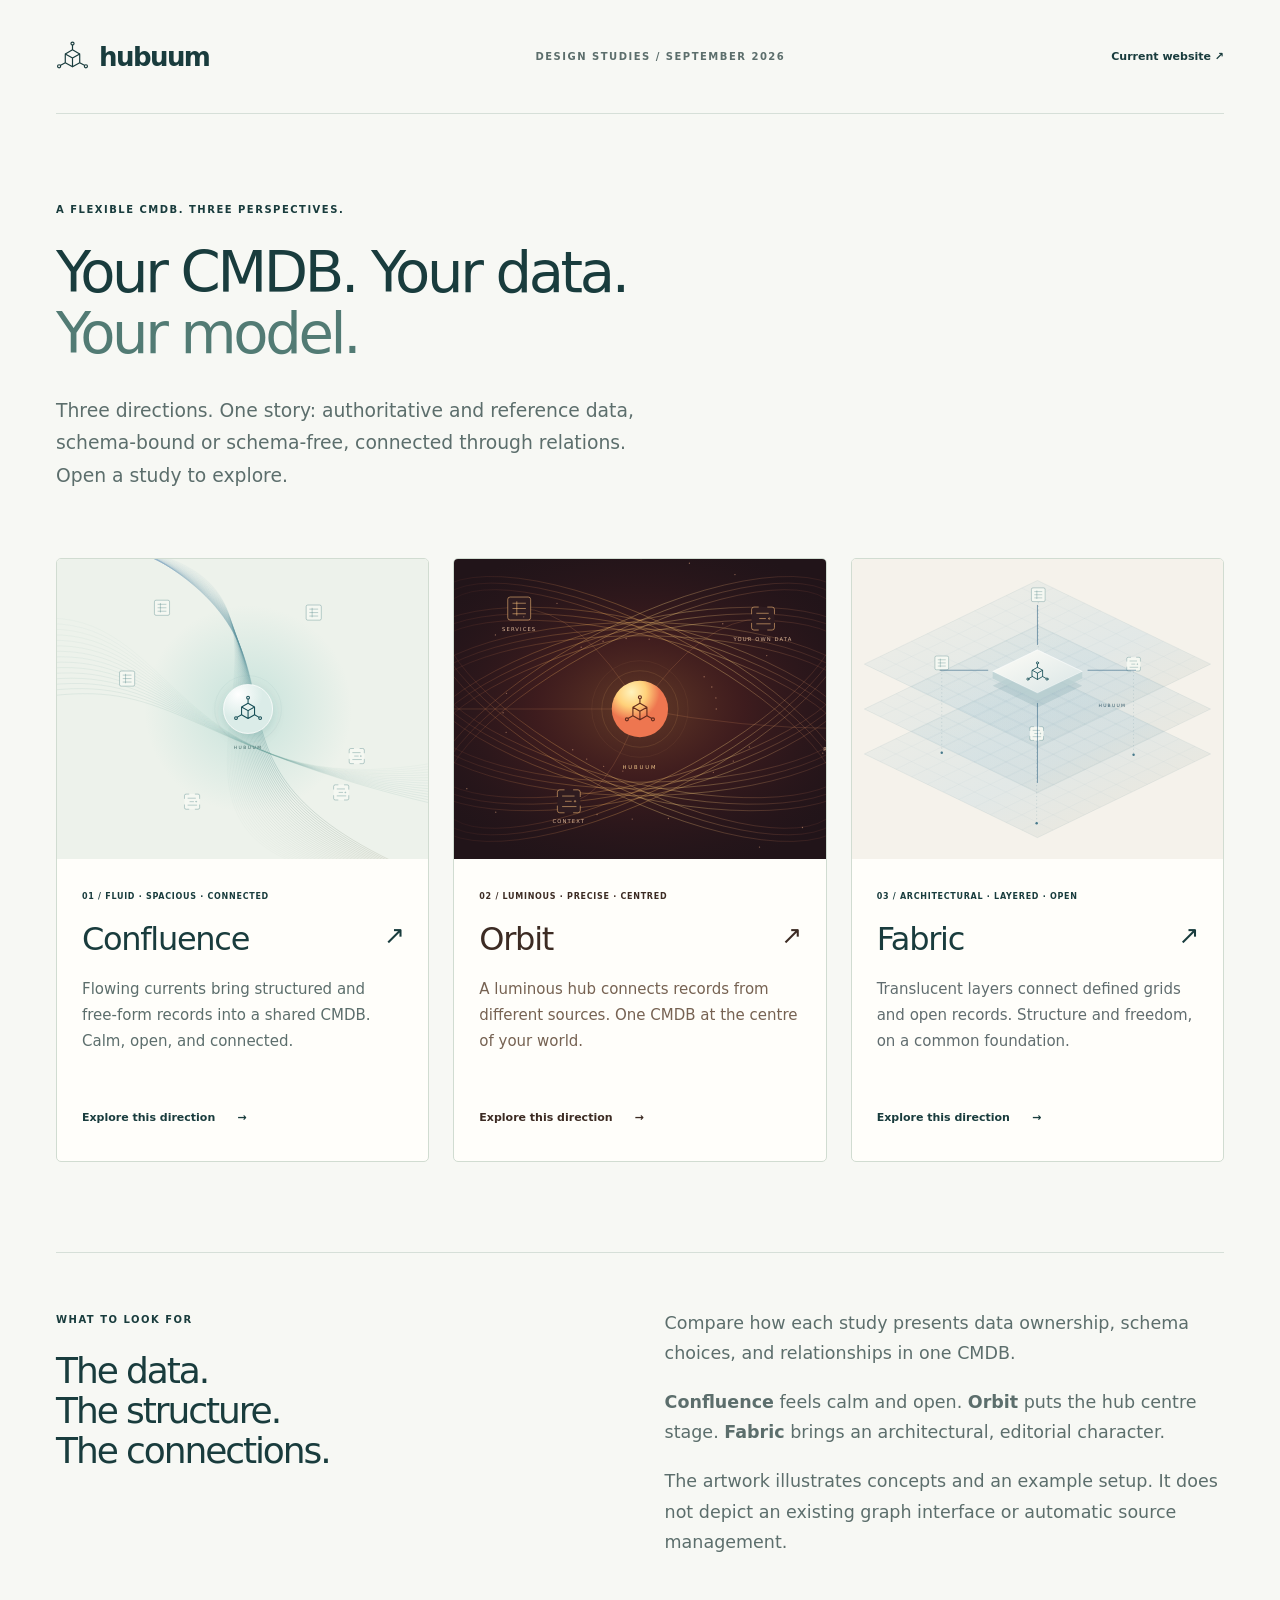
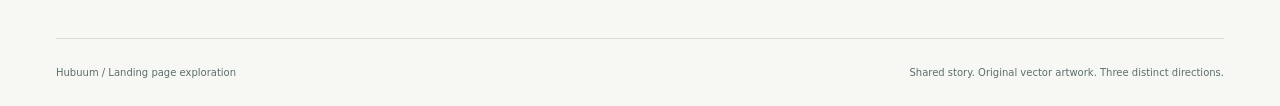
<file: design/index.html>
<!doctype html>
<html lang="en">
<head>
  <meta charset="utf-8"><meta name="viewport" content="width=device-width, initial-scale=1">
  <meta name="robots" content="noindex, nofollow"><title>Hubuum — Connected landing page studies</title>
  <link rel="icon" href="assets/favicon.svg" type="image/svg+xml"><link rel="stylesheet" href="assets/site.css">
</head>
<body class="gallery">
  <a class="skip-link" href="#main">Skip to content</a>
  <header class="container gallery-header"><a class="brand" href="index.html"><svg class="brand-mark" viewBox="-32 -35 64 60" aria-hidden="true"><g transform="translate(0 0) scale(1)" fill="none" stroke="currentColor" stroke-width="2.3" stroke-linecap="round" stroke-linejoin="round"><path d="M-14-10 0-18 14-10 14 7 0 15-14 7Z M-14-10 0-2 14-10 M0-2V15 M0-18V-27 M14 7 23 12 M-14 7-23 12"/><circle cx="0" cy="-30" r="3"/><circle cx="26" cy="14" r="3"/><circle cx="-26" cy="14" r="3"/></g></svg><span>hubuum</span></a><span class="eyebrow">Design studies / September 2026</span><a class="text-link" href="https://hubuum.github.io/">Current website ↗</a></header>
  <main class="container" id="main">
    <section class="gallery-intro"><p class="eyebrow">A flexible CMDB. Three perspectives.</p><h1>Your CMDB. Your data.<br><em>Your model.</em></h1><p>Three directions. One story: authoritative and reference data, schema-bound or schema-free, connected through relations. Open a study to explore.</p></section>
    <div class="concept-grid"><a class="concept-card confluence" href="confluence.html"><div class="concept-art"><img src="assets/confluence.svg" alt="Flowing currents bring structured and free-form records into a shared CMDB. Calm, open, and connected."></div><div class="concept-copy"><span class="eyebrow">01 / Fluid · spacious · connected</span><h2>Confluence <span aria-hidden="true">↗</span></h2><p>Flowing currents bring structured and free-form records into a shared CMDB. Calm, open, and connected.</p><span class="text-link">Explore this direction <span aria-hidden="true">→</span></span></div></a>
<a class="concept-card orbit" href="orbit.html"><div class="concept-art"><img src="assets/orbit.svg" alt="A luminous hub connects records from different sources. One CMDB at the centre of your world."></div><div class="concept-copy"><span class="eyebrow">02 / Luminous · precise · centred</span><h2>Orbit <span aria-hidden="true">↗</span></h2><p>A luminous hub connects records from different sources. One CMDB at the centre of your world.</p><span class="text-link">Explore this direction <span aria-hidden="true">→</span></span></div></a>
<a class="concept-card fabric" href="fabric.html"><div class="concept-art"><img src="assets/fabric.svg" alt="Translucent layers connect defined grids and open records. Structure and freedom, on a common foundation."></div><div class="concept-copy"><span class="eyebrow">03 / Architectural · layered · open</span><h2>Fabric <span aria-hidden="true">↗</span></h2><p>Translucent layers connect defined grids and open records. Structure and freedom, on a common foundation.</p><span class="text-link">Explore this direction <span aria-hidden="true">→</span></span></div></a></div>
    <section class="review-notes"><div><span class="eyebrow">What to look for</span><h2>The data.<br>The structure.<br>The connections.</h2></div><div><p>Compare how each study presents data ownership, schema choices, and relationships in one CMDB.</p><p><strong>Confluence</strong> feels calm and open. <strong>Orbit</strong> puts the hub centre stage. <strong>Fabric</strong> brings an architectural, editorial character.</p><p>The artwork illustrates concepts and an example setup. It does not depict an existing graph interface or automatic source management.</p></div></section>
  </main>
  <footer class="container gallery-footer"><span>Hubuum / Landing page exploration</span><span>Shared story. Original vector artwork. Three distinct directions.</span></footer>
</body>
</html>
</file>
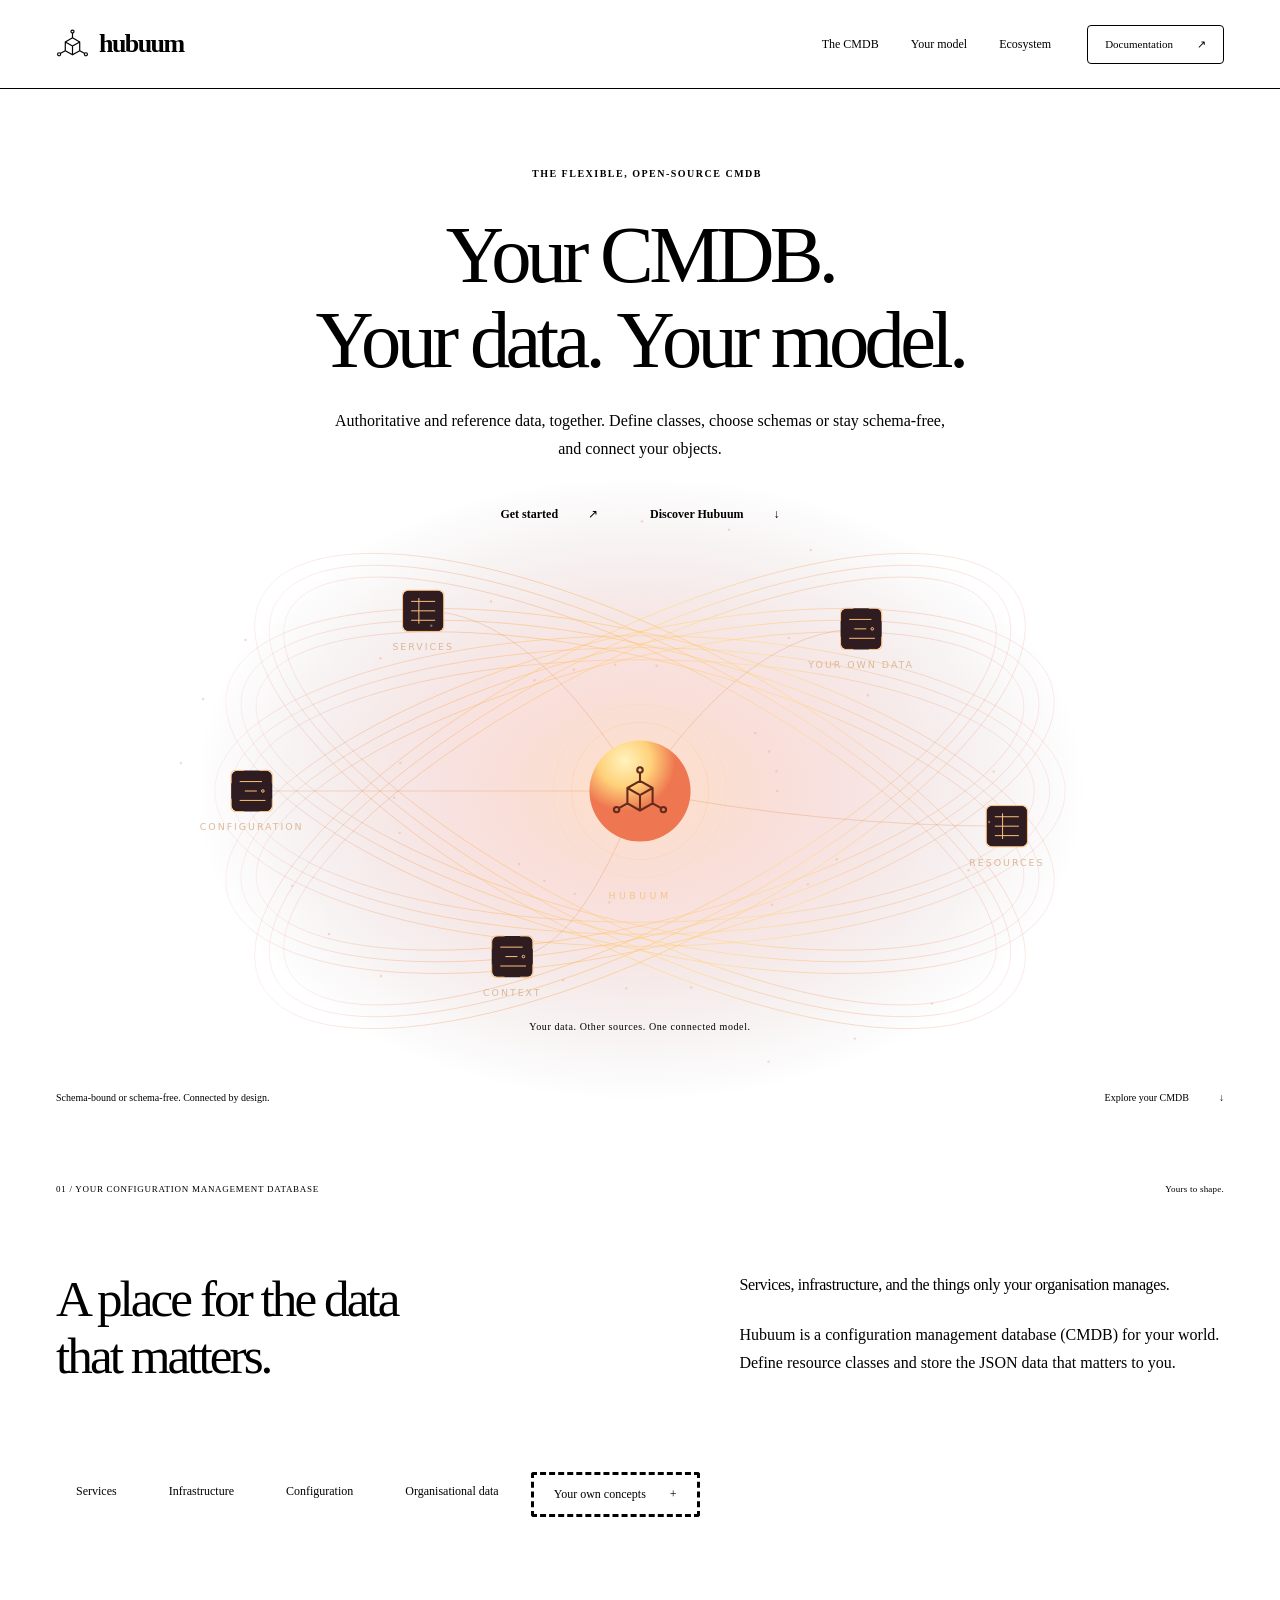
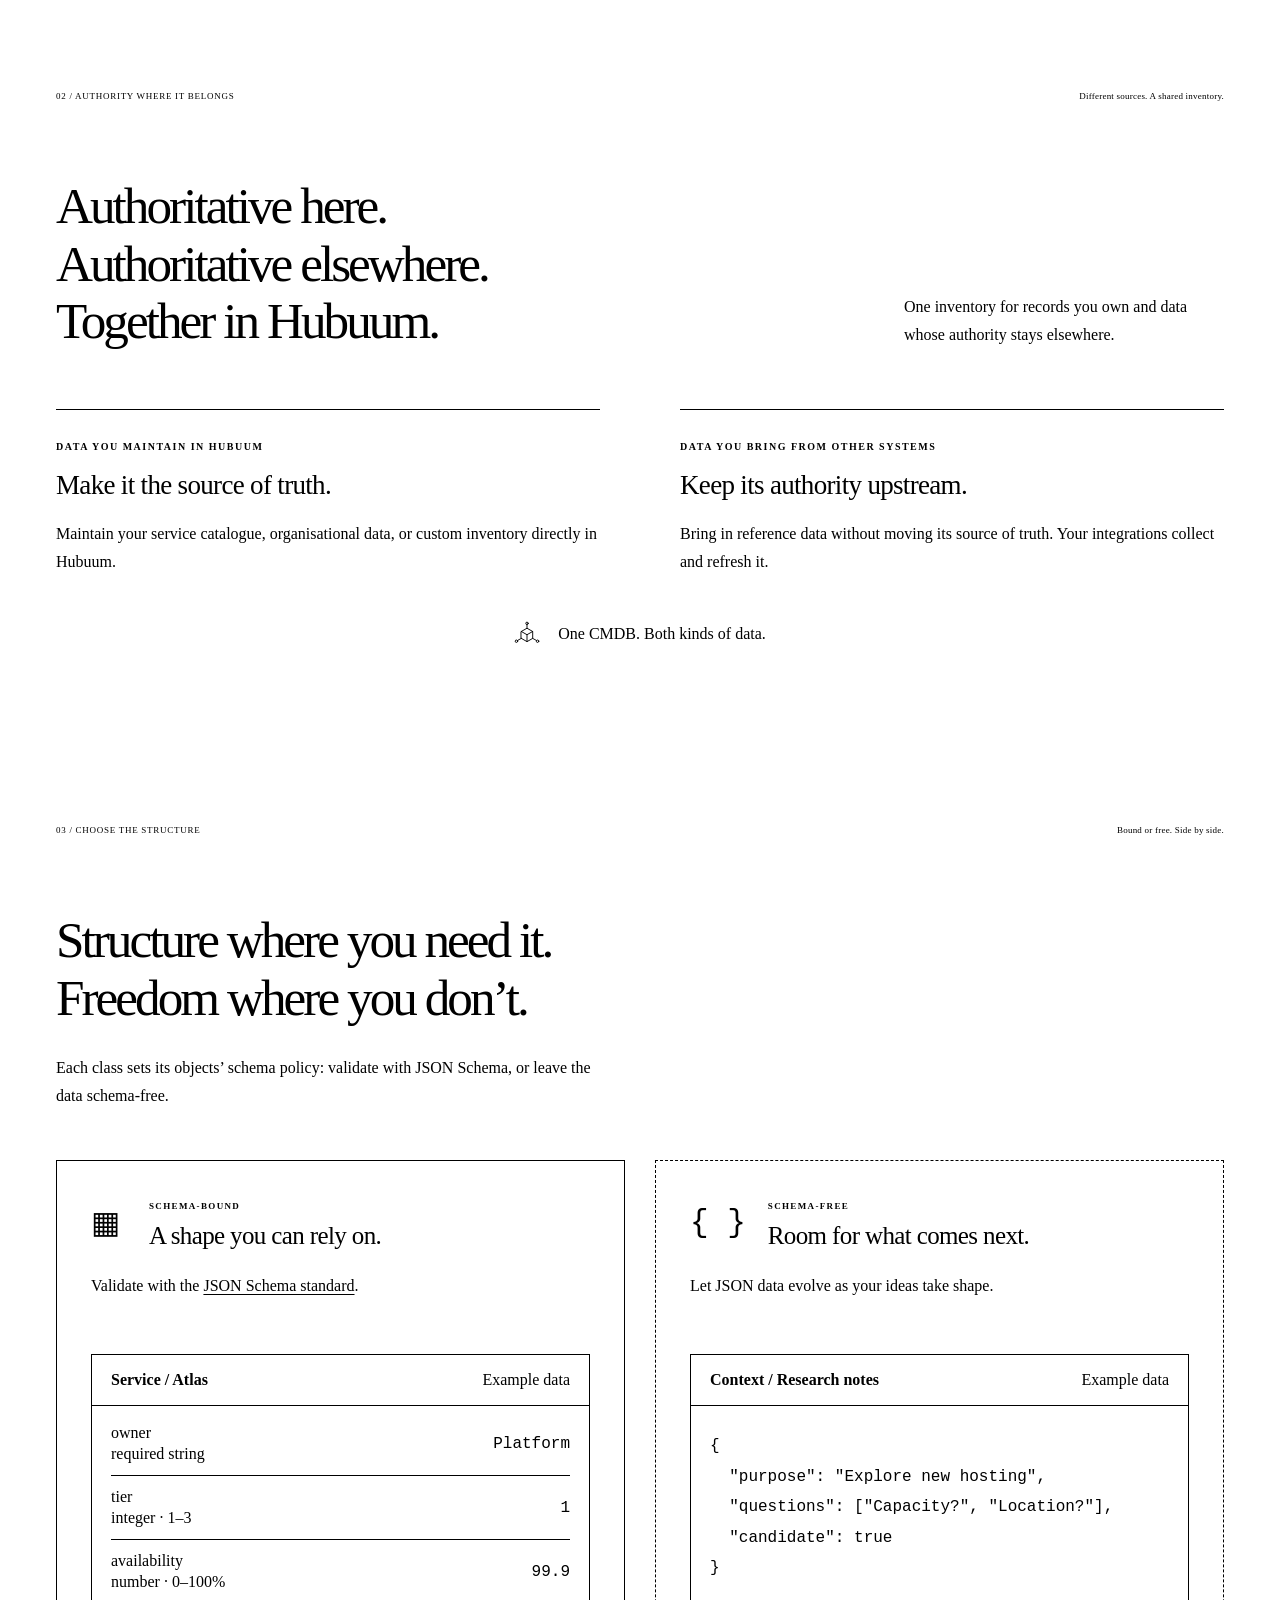
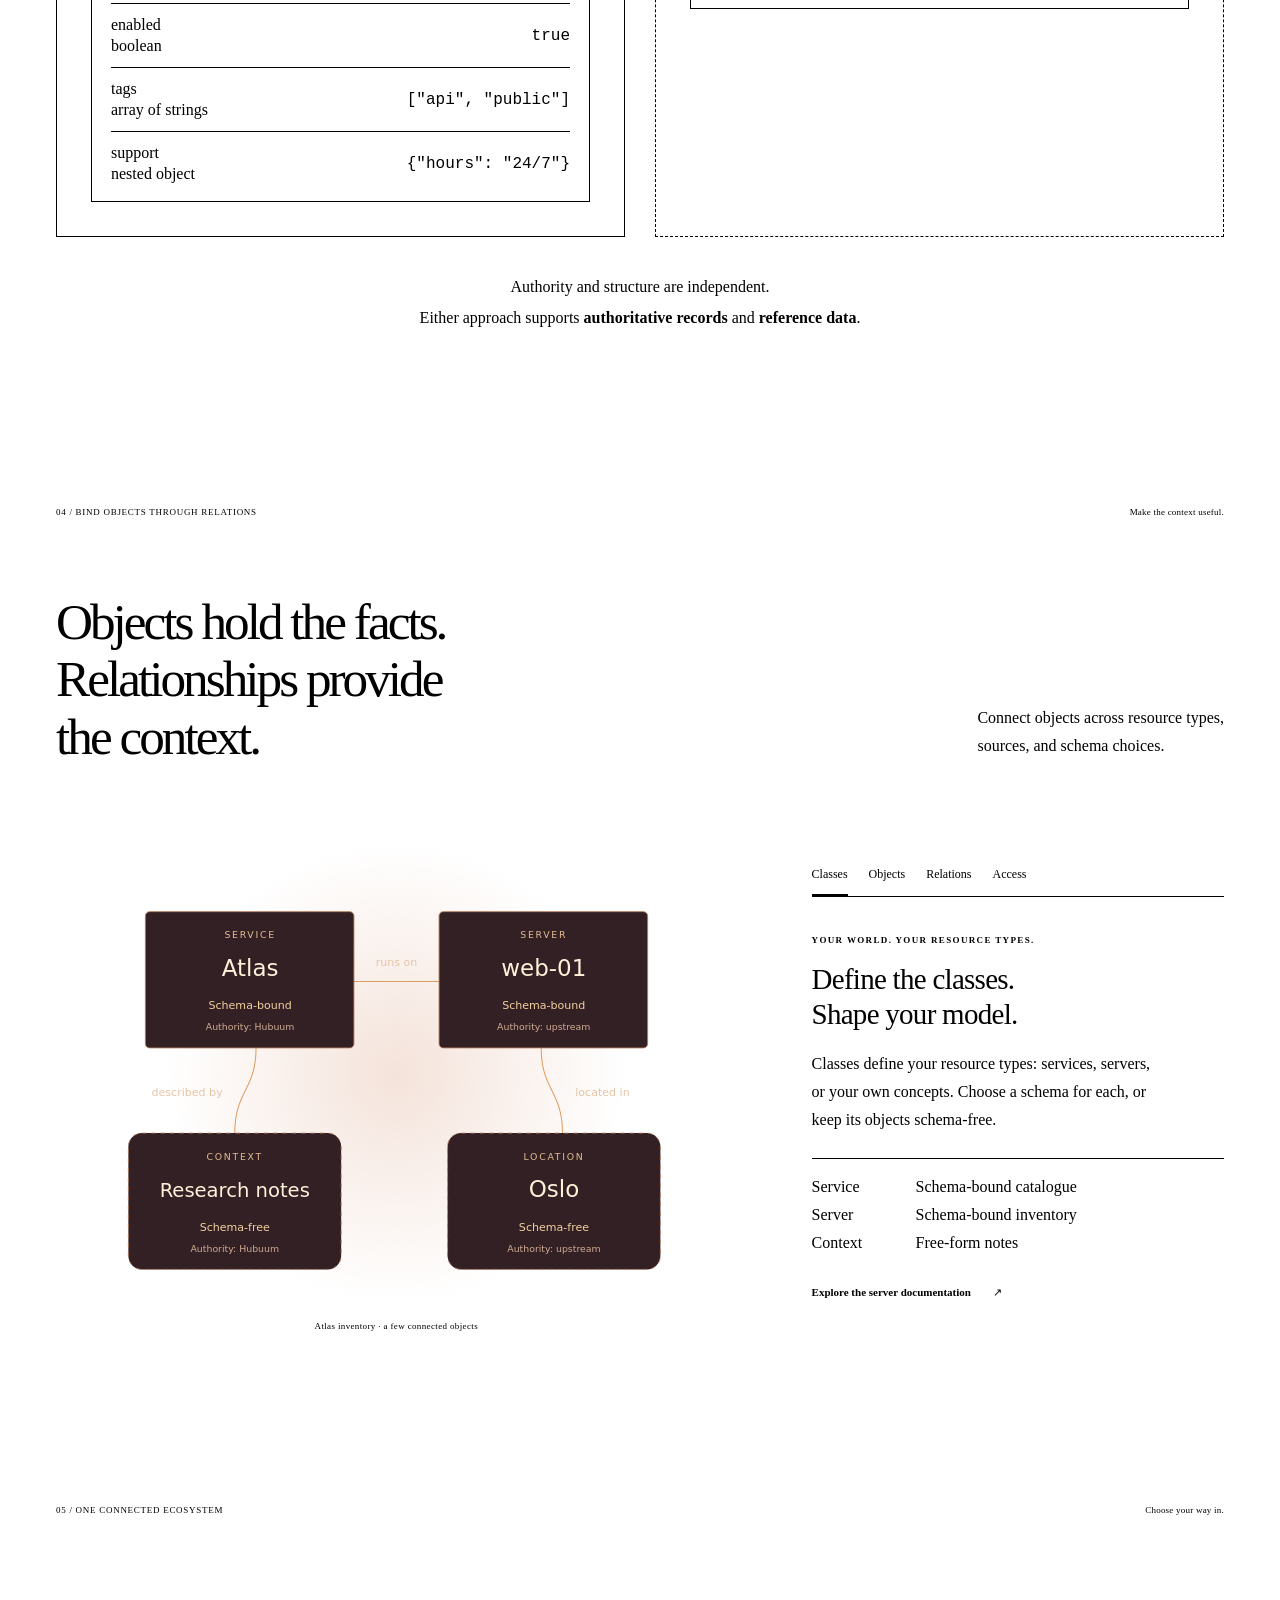
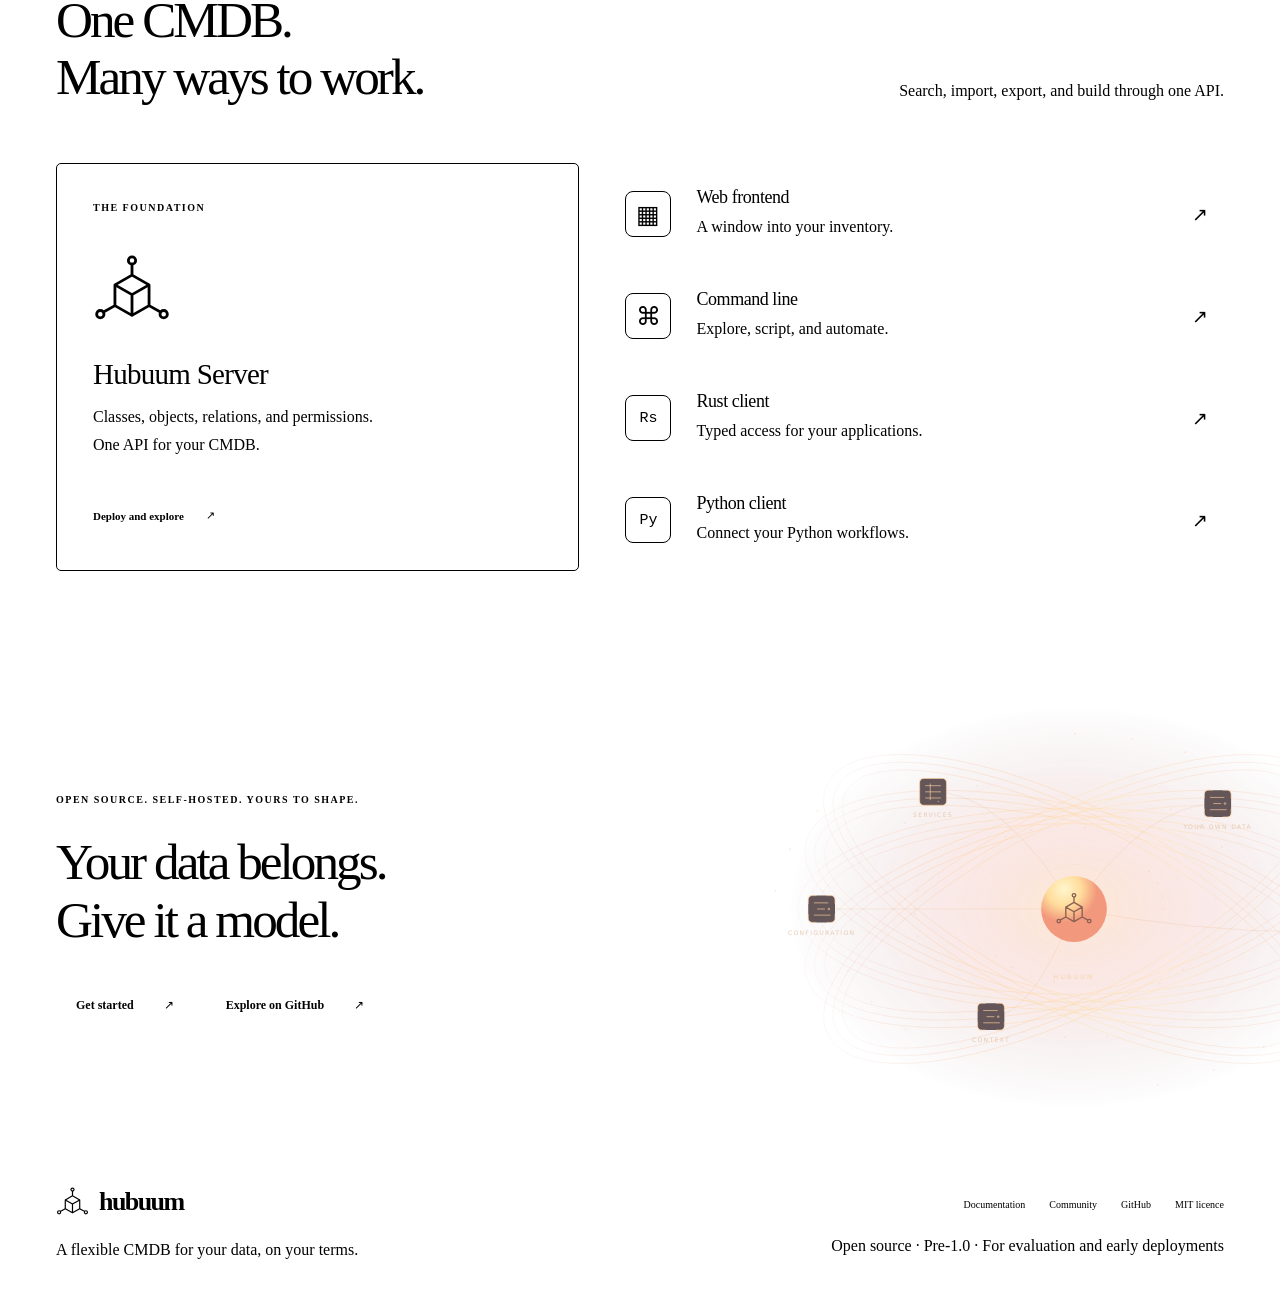
<file: site/index.html>
<!doctype html>
<html lang="en">
<head>
  <meta charset="utf-8">
  <meta name="viewport" content="width=device-width, initial-scale=1">
  <meta name="description" content="Hubuum: a flexible, open-source CMDB for authoritative and reference data, schema-bound or schema-free, connected through relations.">
  <meta name="theme-color" content="#211419">
  <title>Hubuum — Your CMDB. Your data. Your model.</title>
  <link rel="canonical" href="https://hubuum.github.io/">
  <meta property="og:type" content="website">
  <meta property="og:title" content="Hubuum — Your CMDB. Your data. Your model.">
  <meta property="og:description" content="A flexible, open-source CMDB. Authoritative and reference data, schema-bound or schema-free, connected through relations.">
  <meta property="og:url" content="https://hubuum.github.io/">
  <link rel="icon" href="./assets/landing/favicon-orbit.svg" type="image/svg+xml">
  <link rel="stylesheet" href="https://hubuum.github.io/assets/stylesheets/hubuum.css">
  <link rel="stylesheet" href="./assets/landing/landing.css">
  <script src="./assets/landing/landing.js" defer></script>
</head>
<body class="orbit">
  <a class="skip-link" href="#main">Skip to content</a>
  <header class="site-header">
    <div class="container header-inner">
      <a class="brand" href="#main" aria-label="Hubuum home"><svg class="brand-mark" viewBox="-32 -35 64 60" aria-hidden="true"><g transform="translate(0 0) scale(1)" fill="none" stroke="currentColor" stroke-width="2.3" stroke-linecap="round" stroke-linejoin="round"><path d="M-14-10 0-18 14-10 14 7 0 15-14 7Z M-14-10 0-2 14-10 M0-2V15 M0-18V-27 M14 7 23 12 M-14 7-23 12"/><circle cx="0" cy="-30" r="3"/><circle cx="26" cy="14" r="3"/><circle cx="-26" cy="14" r="3"/></g></svg><span>hubuum</span></a>
      <nav class="main-nav" aria-label="Main navigation">
        <a href="#idea">The CMDB</a><a href="#structure">Your model</a><a href="#ecosystem">Ecosystem</a>
      </nav>
      <a class="header-cta" href="https://hubuum.github.io/hubuum/">Documentation <span aria-hidden="true">↗</span></a>
    </div>
  </header>
  <main id="main">
    <section class="hero">
      <div class="container hero-inner">
        <div class="hero-copy">
          <p class="eyebrow"><span class="status-dot" aria-hidden="true"></span> The flexible, open-source CMDB</p>
          <h1>Your CMDB.<br>Your data. <em>Your model.</em></h1>
          <p class="hero-description">Authoritative and reference data, together. Define classes, choose schemas or stay schema-free, and connect your objects.</p>
          <div class="actions"><a class="button primary" href="./get-started/">Get started <span aria-hidden="true">↗</span></a><a class="button quiet" href="#idea">Discover Hubuum <span aria-hidden="true">↓</span></a></div>
        </div>
        <figure class="hero-art"><img src="./assets/landing/orbit.svg" alt="A luminous hub connects records from different sources. One CMDB at the centre of your world." fetchpriority="high"><figcaption>Your data. Other sources. One connected model.</figcaption></figure>
      </div>
      <div class="container hero-foot"><span>Schema-bound or schema-free. Connected by design.</span><a href="#idea">Explore your CMDB <span aria-hidden="true">↓</span></a></div>
    </section>

    <section class="chapter introduction" id="idea">
      <div class="container">
        <div class="section-label"><span>01 / Your configuration management database</span><span class="section-rule"></span><span>Yours to shape.</span></div>
        <div class="intro-grid">
          <h2>A place for the data<br><em>that matters.</em></h2>
          <div class="section-copy"><p class="lead">Services, infrastructure, and the things only your organisation manages.</p><p>Hubuum is a configuration management database (CMDB) for your world. Define resource classes and store the JSON data that matters to you.</p></div>
        </div>
        <div class="resource-types" aria-label="Examples of resource types you can define"><span>Services</span><span>Infrastructure</span><span>Configuration</span><span>Organisational data</span><span class="custom-type">Your own concepts <span aria-hidden="true">+</span></span></div>
      </div>
    </section>

    <section class="chapter authority-section" id="authority">
      <div class="container">
        <div class="section-label"><span>02 / Authority where it belongs</span><span class="section-rule"></span><span>Different sources. A shared inventory.</span></div>
        <div class="authority-heading"><h2>Authoritative here.<br>Authoritative elsewhere.<br><em>Together in Hubuum.</em></h2><p>One inventory for records you own and data whose authority stays elsewhere.</p></div>
        <div class="authority-grid">
          <article class="authority-card"><span class="eyebrow">Data you maintain in Hubuum</span><h3>Make it the source of truth.</h3><p>Maintain your service catalogue, organisational data, or custom inventory directly in Hubuum.</p></article>
          <article class="authority-card"><span class="eyebrow">Data you bring from other systems</span><h3>Keep its authority upstream.</h3><p>Bring in reference data without moving its source of truth. Your integrations collect and refresh it.</p></article>
        </div>
        <div class="authority-bridge"><span aria-hidden="true"></span><svg class="brand-mark" viewBox="-32 -35 64 60" aria-hidden="true"><g transform="translate(0 0) scale(1)" fill="none" stroke="currentColor" stroke-width="2.3" stroke-linecap="round" stroke-linejoin="round"><path d="M-14-10 0-18 14-10 14 7 0 15-14 7Z M-14-10 0-2 14-10 M0-2V15 M0-18V-27 M14 7 23 12 M-14 7-23 12"/><circle cx="0" cy="-30" r="3"/><circle cx="26" cy="14" r="3"/><circle cx="-26" cy="14" r="3"/></g></svg><strong>One CMDB. Both kinds of data.</strong><span aria-hidden="true"></span></div>
      </div>
    </section>

    <section class="chapter structure-section" id="structure">
      <div class="container">
        <div class="section-label"><span>03 / Choose the structure</span><span class="section-rule"></span><span>Bound or free. Side by side.</span></div>
        <div class="structure-heading"><h2>Structure where you need it.<br><em>Freedom where you don’t.</em></h2><p>Each class sets its objects’ schema policy: validate with JSON Schema, or leave the data schema-free.</p></div>
        <div class="schema-grid">
          <article class="schema-card schema-bound"><div class="schema-card-heading"><span class="schema-glyph" aria-hidden="true">▦</span><div><span class="eyebrow">Schema-bound</span><h3>A shape you can rely on.</h3></div></div><p>Validate with the <a href="https://json-schema.org/specification">JSON Schema standard</a>.</p><div class="record-example"><div class="record-title"><strong>Service / Atlas</strong><span>Example data</span></div><dl><div><dt>owner <span>required string</span></dt><dd>Platform</dd></div><div><dt>tier <span>integer · 1–3</span></dt><dd>1</dd></div><div><dt>availability <span>number · 0–100%</span></dt><dd>99.9</dd></div><div><dt>enabled <span>boolean</span></dt><dd>true</dd></div><div><dt>tags <span>array of strings</span></dt><dd>["api", "public"]</dd></div><div><dt>support <span>nested object</span></dt><dd>{"hours": "24/7"}</dd></div></dl></div></article>
          <article class="schema-card schema-free"><div class="schema-card-heading"><span class="schema-glyph" aria-hidden="true">{ }</span><div><span class="eyebrow">Schema-free</span><h3>Room for what comes next.</h3></div></div><p>Let JSON data evolve as your ideas take shape.</p><div class="record-example"><div class="record-title"><strong>Context / Research notes</strong><span>Example data</span></div><pre><code>{
  "purpose": "Explore new hosting",
  "questions": ["Capacity?", "Location?"],
  "candidate": true
}</code></pre></div></article>
        </div>
        <p class="schema-common">Authority and structure are independent.<br> Either approach supports <strong>authoritative records</strong> and <strong>reference data</strong>.</p>
      </div>
    </section>

    <section class="chapter connection-section" id="connections">
      <div class="container">
        <div class="section-label"><span>04 / Bind objects through relations</span><span class="section-rule"></span><span>Make the context useful.</span></div>
        <div class="connection-heading"><h2>Objects hold the facts.<br><em>Relationships provide<br>the context.</em></h2><p>Connect objects across resource types,<br> sources, and schema choices.</p></div>
        <div class="connection-grid">
          <div class="model-figure"><img src="./assets/landing/relationships-orbit.svg" loading="lazy" alt="Example: schema-bound service Atlas, authoritative in Hubuum, runs on schema-bound server web-01 from an upstream source. Atlas is described by schema-free research notes owned in Hubuum. The server is located in Oslo, represented by schema-free reference data from upstream."><span class="figure-caption">Atlas inventory · a few connected objects</span></div>
          <div class="model-story">
            <div class="model-tabs" role="tablist" aria-label="Explore the model">
              <button type="button" id="tab-classes" role="tab" aria-controls="panel-classes" aria-selected="true">Classes</button>
              <button type="button" id="tab-model" role="tab" aria-controls="panel-model" aria-selected="false" tabindex="-1">Objects</button>
              <button type="button" id="tab-connect" role="tab" aria-controls="panel-connect" aria-selected="false" tabindex="-1">Relations</button>
              <button type="button" id="tab-use" role="tab" aria-controls="panel-use" aria-selected="false" tabindex="-1">Access</button>
            </div>
            <div id="panel-classes" class="model-panel" role="tabpanel" aria-labelledby="tab-classes" tabindex="0"><span class="eyebrow">Your world. Your resource types.</span><h3>Define the classes.<br>Shape your model.</h3><p>Classes define your resource types: services, servers, or your own concepts. Choose a schema for each, or keep its objects schema-free.</p><div class="example-detail"><span>Service</span><strong>Schema-bound catalogue</strong><span>Server</span><strong>Schema-bound inventory</strong><span>Context</span><strong>Free-form notes</strong></div></div>
            <div id="panel-model" class="model-panel" role="tabpanel" aria-labelledby="tab-model" tabindex="0"><span class="eyebrow">Different content. A common model.</span><h3>A place for every<br>kind of resource.</h3><p>Every object belongs to a class and holds JSON data under its schema policy. Atlas is a Service; web-01 is a Server.</p><div class="example-detail"><span>Service</span><strong>Atlas · schema-bound</strong><span>Context</span><strong>Research notes · schema-free</strong><span>Connection</span><strong>Atlas is described by the notes</strong></div></div>
            <div id="panel-connect" class="model-panel" role="tabpanel" aria-labelledby="tab-connect" tabindex="0"><span class="eyebrow">Facts become context</span><h3>Bring the objects<br>into relation.</h3><p>Class relations connect resource types. Object relations connect instances: Atlas runs on web-01, which is located in Oslo.</p><div class="example-detail"><span>Service</span><strong>Atlas</strong><span>Runs on</span><strong>web-01</strong><span>Located in</span><strong>Oslo</strong></div></div>
            <div id="panel-use" class="model-panel" role="tabpanel" aria-labelledby="tab-use" tabindex="0"><span class="eyebrow">A shared model. Intentional access.</span><h3>Give people the<br>access they need.</h3><p>Organise resources in collections. Group permissions give people and service accounts the access they need.</p><div class="example-detail"><span>Organise</span><strong>Collections</strong><span>People</span><strong>Users and groups</strong><span>Automation</span><strong>Service accounts</strong></div></div>
            <a class="text-link" href="https://hubuum.github.io/hubuum/">Explore the server documentation <span aria-hidden="true">↗</span></a>
          </div>
        </div>
      </div>
    </section>

    <section class="chapter ecosystem-section" id="ecosystem">
      <div class="container">
        <div class="section-label"><span>05 / One connected ecosystem</span><span class="section-rule"></span><span>Choose your way in.</span></div>
        <div class="ecosystem-heading"><h2>One CMDB.<br><em>Many ways to work.</em></h2><p>Search, import, export, and build through one API.</p></div>
        <div class="ecosystem-grid">
          <a class="ecosystem-server" href="https://hubuum.github.io/hubuum/"><span class="eyebrow">The foundation</span><svg class="brand-mark" viewBox="-32 -35 64 60" aria-hidden="true"><g transform="translate(0 0) scale(1)" fill="none" stroke="currentColor" stroke-width="2.3" stroke-linecap="round" stroke-linejoin="round"><path d="M-14-10 0-18 14-10 14 7 0 15-14 7Z M-14-10 0-2 14-10 M0-2V15 M0-18V-27 M14 7 23 12 M-14 7-23 12"/><circle cx="0" cy="-30" r="3"/><circle cx="26" cy="14" r="3"/><circle cx="-26" cy="14" r="3"/></g></svg><h3>Hubuum Server</h3><p>Classes, objects, relations, and permissions. One API for your CMDB.</p><span class="text-link">Deploy and explore <span aria-hidden="true">↗</span></span></a>
          <div class="ecosystem-tools">
            <a href="https://hubuum.github.io/hubuum-frontend/"><span class="tool-icon" aria-hidden="true">▦</span><div><h3>Web frontend</h3><p>A window into your inventory.</p></div><span aria-hidden="true">↗</span></a>
            <a href="https://hubuum.github.io/hubuum-cli/"><span class="tool-icon" aria-hidden="true">⌘</span><div><h3>Command line</h3><p>Explore, script, and automate.</p></div><span aria-hidden="true">↗</span></a>
            <a href="https://hubuum.github.io/hubuum-client-rust/"><span class="tool-icon code-icon" aria-hidden="true">Rs</span><div><h3>Rust client</h3><p>Typed access for your applications.</p></div><span aria-hidden="true">↗</span></a>
            <a href="https://hubuum.github.io/hubuum-client-python/"><span class="tool-icon code-icon" aria-hidden="true">Py</span><div><h3>Python client</h3><p>Connect your Python workflows.</p></div><span aria-hidden="true">↗</span></a>
          </div>
        </div>
      </div>
    </section>

    <section class="closing">
      <div class="container closing-inner"><div><p class="eyebrow">Open source. Self-hosted. Yours to shape.</p><h2>Your data belongs.<br><em>Give it a model.</em></h2><div class="actions"><a class="button primary" href="./get-started/">Get started <span aria-hidden="true">↗</span></a><a class="button quiet" href="https://github.com/hubuum/hubuum">Explore on GitHub <span aria-hidden="true">↗</span></a></div></div><img src="./assets/landing/orbit.svg" loading="lazy" alt="" class="closing-art"></div>
    </section>
  </main>
  <footer class="site-footer"><div class="container footer-inner"><div><a class="brand" href="#main"><svg class="brand-mark" viewBox="-32 -35 64 60" aria-hidden="true"><g transform="translate(0 0) scale(1)" fill="none" stroke="currentColor" stroke-width="2.3" stroke-linecap="round" stroke-linejoin="round"><path d="M-14-10 0-18 14-10 14 7 0 15-14 7Z M-14-10 0-2 14-10 M0-2V15 M0-18V-27 M14 7 23 12 M-14 7-23 12"/><circle cx="0" cy="-30" r="3"/><circle cx="26" cy="14" r="3"/><circle cx="-26" cy="14" r="3"/></g></svg><span>hubuum</span></a><p>A flexible CMDB for your data, on your terms.</p></div><div class="footer-meta"><nav aria-label="Footer"><a href="https://hubuum.github.io/hubuum/">Documentation</a><a href="./community/">Community</a><a href="https://github.com/hubuum">GitHub</a><a href="https://github.com/hubuum/hubuum/blob/main/LICENSE">MIT licence</a></nav><p>Open source · Pre-1.0 · For evaluation and early deployments</p></div></div></footer>
</body>
</html>
</file>
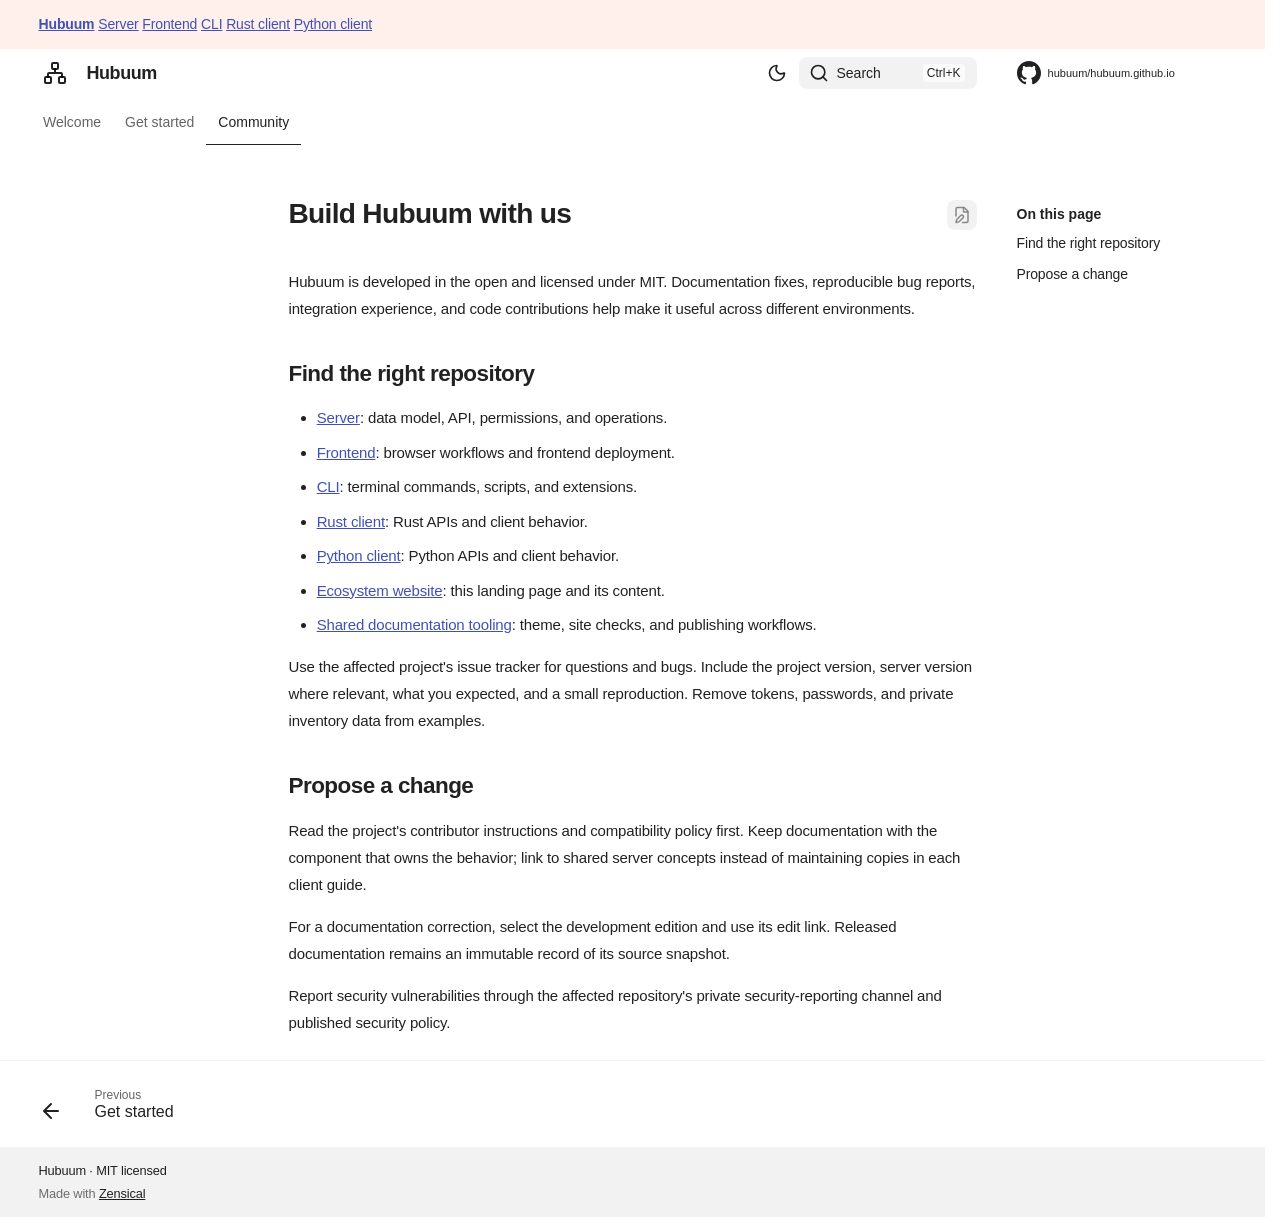
<file: site/community/index.html>
<!doctype html>
<html lang="en" class="no-js">
  <head>
    
      <meta charset="utf-8">
      <meta name="viewport" content="width=device-width,initial-scale=1">
      
        <meta name="description" content="A flexible, open-source CMDB for authoritative and reference data, schema-bound or schema-free, connected through relations.">
      
      
      
        <link rel="canonical" href="https://hubuum.github.io/community/">
      
      
        <link rel="prev" href="../get-started/">
      
      
      
        
      
      
      <link rel="icon" href="../assets/landing/favicon-orbit.svg">
      <meta name="generator" content="zensical-0.0.64">
    
    
      
        <title>Community - Hubuum</title>
      
    
    
      
        
      
      <link rel="stylesheet" href="../assets/stylesheets/modern/main.40d3fdbb.min.css">
      
        
          
        
        <link rel="stylesheet" href="../assets/stylesheets/modern/palette.812a03bb.min.css">
      
      


    
    
      
    
    
      
    
    
      <link rel="stylesheet" href="https://hubuum.github.io/assets/stylesheets/hubuum.css">
    
    <script>__md_scope=new URL("..",location),__md_scope.pathname.endsWith("/")||(__md_scope=new URL(__md_scope.pathname+"/",location)),__md_hash=e=>[...e].reduce(((e,t)=>(e<<5)-e+t.charCodeAt(0)),0),__md_get=(e,t=localStorage,_=__md_scope)=>JSON.parse(t.getItem(_.pathname+"."+e)),__md_set=(e,t,_=localStorage,a=__md_scope)=>{try{_.setItem(a.pathname+"."+e,JSON.stringify(t))}catch(e){}},document.documentElement.setAttribute("data-platform",navigator.platform)</script>
    
      

    
    
  </head>
  
  
    
    
      
    
    
    
    
    <body dir="ltr" data-md-color-scheme="default" data-md-color-primary="custom" data-md-color-accent="deep-orange">
  
    
    <input class="md-toggle" data-md-toggle="drawer" type="checkbox" id="__drawer" autocomplete="off">
    <input class="md-toggle" data-md-toggle="search" type="checkbox" id="__search" autocomplete="off">
    <label class="md-overlay" for="__drawer" aria-label="Navigation"></label>
    <div data-md-component="skip">
      
        
        <a href="#build-hubuum-with-us" class="md-skip">
          Skip to content
        </a>
      
    </div>
    <div data-md-component="announce">
      
        <aside class="md-banner">
          <div class="md-banner__inner md-grid md-typeset">
            
            
  <nav class="hubuum-ecosystem" aria-label="Hubuum projects">
    <a href="https://hubuum.github.io/"><strong>Hubuum</strong></a>
    
      <a href="https://hubuum.github.io/hubuum/">Server</a>
    
      <a href="https://hubuum.github.io/hubuum-frontend/">Frontend</a>
    
      <a href="https://hubuum.github.io/hubuum-cli/">CLI</a>
    
      <a href="https://hubuum.github.io/hubuum-client-rust/">Rust client</a>
    
      <a href="https://hubuum.github.io/hubuum-client-python/">Python client</a>
    
  </nav>
  

          </div>
          
        </aside>
      
    </div>
    
    
      

  

<header class="md-header md-header--shadow md-header--lifted" data-md-component="header">
  <nav class="md-header__inner md-grid" aria-label="Header">
    <a href="./.." title="Hubuum" class="md-header__button md-logo" aria-label="Hubuum" data-md-component="logo">
      
  
  <svg xmlns="http://www.w3.org/2000/svg" fill="none" stroke="currentColor" stroke-linecap="round" stroke-linejoin="round" stroke-width="2" class="lucide lucide-network" viewBox="0 0 24 24"><rect width="6" height="6" x="16" y="16" rx="1"/><rect width="6" height="6" x="2" y="16" rx="1"/><rect width="6" height="6" x="9" y="2" rx="1"/><path d="M5 16v-3a1 1 0 0 1 1-1h12a1 1 0 0 1 1 1v3M12 12V8"/></svg>

    </a>
    <label class="md-header__button md-icon" for="__drawer" aria-label="Navigation">
      
      <svg xmlns="http://www.w3.org/2000/svg" fill="none" stroke="currentColor" stroke-linecap="round" stroke-linejoin="round" stroke-width="2" class="lucide lucide-menu" viewBox="0 0 24 24"><path d="M4 5h16M4 12h16M4 19h16"/></svg>
    </label>
    <div class="md-header__title" data-md-component="header-title">
      <div class="md-header__ellipsis">
        <div class="md-header__topic">
          <span class="md-ellipsis">
            Hubuum
          </span>
        </div>
        <div class="md-header__topic" data-md-component="header-topic">
          <span class="md-ellipsis">
            
              Community
            
          </span>
        </div>
      </div>
    </div>
    
      
        <form class="md-header__option" data-md-component="palette">
  
    
    
    
    <input class="md-option" data-md-color-media="(prefers-color-scheme: light)" data-md-color-scheme="default" data-md-color-primary="custom" data-md-color-accent="deep-orange"  aria-label="Switch to dark mode"  type="radio" name="__palette" id="__palette_0">
    
      <label class="md-header__button md-icon" title="Switch to dark mode" for="__palette_1" hidden>
        <svg xmlns="http://www.w3.org/2000/svg" fill="none" stroke="currentColor" stroke-linecap="round" stroke-linejoin="round" stroke-width="2" class="lucide lucide-moon" viewBox="0 0 24 24"><path d="M20.985 12.486a9 9 0 1 1-9.473-9.472c.405-.022.617.46.402.803a6 6 0 0 0 8.268 8.268c.344-.215.825-.004.803.401"/></svg>
      </label>
    
  
    
    
    
    <input class="md-option" data-md-color-media="(prefers-color-scheme: dark)" data-md-color-scheme="slate" data-md-color-primary="custom" data-md-color-accent="deep-orange"  aria-label="Switch to light mode"  type="radio" name="__palette" id="__palette_1">
    
      <label class="md-header__button md-icon" title="Switch to light mode" for="__palette_0" hidden>
        <svg xmlns="http://www.w3.org/2000/svg" fill="none" stroke="currentColor" stroke-linecap="round" stroke-linejoin="round" stroke-width="2" class="lucide lucide-sun" viewBox="0 0 24 24"><circle cx="12" cy="12" r="4"/><path d="M12 2v2M12 20v2M4.93 4.93l1.41 1.41M17.66 17.66l1.41 1.41M2 12h2M20 12h2M6.34 17.66l-1.41 1.41M19.07 4.93l-1.41 1.41"/></svg>
      </label>
    
  
</form>
      
    
    
      <script>var palette=__md_get("__palette");if(palette&&palette.color){if("(prefers-color-scheme)"===palette.color.media){var media=matchMedia("(prefers-color-scheme: light)"),input=document.querySelector(media.matches?"[data-md-color-media='(prefers-color-scheme: light)']":"[data-md-color-media='(prefers-color-scheme: dark)']");palette.color.media=input.getAttribute("data-md-color-media"),palette.color.scheme=input.getAttribute("data-md-color-scheme"),palette.color.primary=input.getAttribute("data-md-color-primary"),palette.color.accent=input.getAttribute("data-md-color-accent")}for(var[key,value]of Object.entries(palette.color))document.body.setAttribute("data-md-color-"+key,value)}</script>
    
    
    
      
      
        <label class="md-header__button md-icon" for="__search" aria-label="Search">
          
          <svg xmlns="http://www.w3.org/2000/svg" fill="none" stroke="currentColor" stroke-linecap="round" stroke-linejoin="round" stroke-width="2" class="lucide lucide-search" viewBox="0 0 24 24"><path d="m21 21-4.34-4.34"/><circle cx="11" cy="11" r="8"/></svg>
        </label>
        <div class="md-search" data-md-component="search" role="dialog" aria-label="Search">
  <button type="button" class="md-search__button">
    Search
  </button>
</div>
      
    
    <div class="md-header__source">
      
        <a href="https://github.com/hubuum/hubuum.github.io" title="Go to repository" class="md-source" data-md-component="source">
  <div class="md-source__icon md-icon">
    
    <svg xmlns="http://www.w3.org/2000/svg" viewBox="0 0 512 512"><!--! Font Awesome Free 7.3.1 by @fontawesome - https://fontawesome.com License - https://fontawesome.com/license/free (Icons: CC BY 4.0, Fonts: SIL OFL 1.1, Code: MIT License) Copyright 2026 Fonticons, Inc.--><path fill="currentColor" d="M216.5 362.5c-66-8-112.5-55.5-112.5-117 0-25 9-52 24-70-6.5-16.5-5.5-51.5 2-66 20-2.5 47 8 63 22.5 19-6 39-9 63.5-9s44.5 3 62.5 8.5c15.5-14 43-24.5 63-22 7 13.5 8 48.5 1.5 65.5 16 19 24.5 44.5 24.5 70.5 0 61.5-46.5 108-113.5 116.5 17 11 28.5 35 28.5 62.5v52c0 15 12.5 23.5 27.5 17.5C441 459.5 512 369 512 257 512 115.5 397 0 255.5 0S0 115.5 0 257c0 111 70.5 203 165.5 237.5 13.5 5 26.5-4 26.5-17.5v-40c-7 3-16 5-24 5-33 0-52.5-18-66.5-51.5-5.5-13.5-11.5-21.5-23-23-6-.5-8-3-8-6 0-6 10-10.5 20-10.5 14.5 0 27 9 40 27.5 10 14.5 20.5 21 33 21s20.5-4.5 32-16c8.5-8.5 15-16 21-21"/></svg>
  </div>
  <div class="md-source__repository">
    hubuum/hubuum.github.io
  </div>
</a>
      
    </div>
  </nav>
  
    
      
<nav class="md-tabs" aria-label="Tabs" data-md-component="tabs">
  <div class="md-grid">
    <ul class="md-tabs__list">
      
        
  
  
  
  
    <li class="md-tabs__item">
      <a href="./.." class="md-tabs__link">
        
  
  Welcome

      </a>
    </li>
  

      
        
  
  
  
  
    <li class="md-tabs__item">
      <a href="../get-started/" class="md-tabs__link">
        
  
  Get started

      </a>
    </li>
  

      
        
  
  
  
    
  
  
    <li class="md-tabs__item md-tabs__item--active">
      <a href="././" class="md-tabs__link">
        
  
  Community

      </a>
    </li>
  

      
    </ul>
  </div>
</nav>
    
  
</header>
    
    <div class="md-container" data-md-component="container">
      
      
        
      
      <main class="md-main" data-md-component="main">
        <div class="md-main__inner md-grid">
          
            
              
              <div class="md-sidebar md-sidebar--primary" data-md-component="sidebar" data-md-type="navigation" >
                <div class="md-sidebar__scrollwrap">
                  <div class="md-sidebar__inner">
                    


  


<nav class="md-nav md-nav--primary md-nav--lifted" aria-label="Navigation" data-md-level="0">
  <label class="md-nav__title" for="__drawer">
    <a href="./.." title="Hubuum" class="md-nav__button md-logo" aria-label="Hubuum" data-md-component="logo">
      
  
  <svg xmlns="http://www.w3.org/2000/svg" fill="none" stroke="currentColor" stroke-linecap="round" stroke-linejoin="round" stroke-width="2" class="lucide lucide-network" viewBox="0 0 24 24"><rect width="6" height="6" x="16" y="16" rx="1"/><rect width="6" height="6" x="2" y="16" rx="1"/><rect width="6" height="6" x="9" y="2" rx="1"/><path d="M5 16v-3a1 1 0 0 1 1-1h12a1 1 0 0 1 1 1v3M12 12V8"/></svg>

    </a>
    Hubuum
  </label>
  
    <div class="md-nav__source">
      <a href="https://github.com/hubuum/hubuum.github.io" title="Go to repository" class="md-source" data-md-component="source">
  <div class="md-source__icon md-icon">
    
    <svg xmlns="http://www.w3.org/2000/svg" viewBox="0 0 512 512"><!--! Font Awesome Free 7.3.1 by @fontawesome - https://fontawesome.com License - https://fontawesome.com/license/free (Icons: CC BY 4.0, Fonts: SIL OFL 1.1, Code: MIT License) Copyright 2026 Fonticons, Inc.--><path fill="currentColor" d="M216.5 362.5c-66-8-112.5-55.5-112.5-117 0-25 9-52 24-70-6.5-16.5-5.5-51.5 2-66 20-2.5 47 8 63 22.5 19-6 39-9 63.5-9s44.5 3 62.5 8.5c15.5-14 43-24.5 63-22 7 13.5 8 48.5 1.5 65.5 16 19 24.5 44.5 24.5 70.5 0 61.5-46.5 108-113.5 116.5 17 11 28.5 35 28.5 62.5v52c0 15 12.5 23.5 27.5 17.5C441 459.5 512 369 512 257 512 115.5 397 0 255.5 0S0 115.5 0 257c0 111 70.5 203 165.5 237.5 13.5 5 26.5-4 26.5-17.5v-40c-7 3-16 5-24 5-33 0-52.5-18-66.5-51.5-5.5-13.5-11.5-21.5-23-23-6-.5-8-3-8-6 0-6 10-10.5 20-10.5 14.5 0 27 9 40 27.5 10 14.5 20.5 21 33 21s20.5-4.5 32-16c8.5-8.5 15-16 21-21"/></svg>
  </div>
  <div class="md-source__repository">
    hubuum/hubuum.github.io
  </div>
</a>
    </div>
  
  <ul class="md-nav__list" data-md-scrollfix>
    
      
      
  
  
  
  
    <li class="md-nav__item">
      <a href="./.." class="md-nav__link">
        
  
  
  <span class="md-ellipsis">
    
  
  Welcome

    
  </span>
  
  

      </a>
    </li>
  

    
      
      
  
  
  
  
    <li class="md-nav__item">
      <a href="../get-started/" class="md-nav__link">
        
  
  
  <span class="md-ellipsis">
    
  
  Get started

    
  </span>
  
  

      </a>
    </li>
  

    
      
      
  
  
    
  
  
  
    <li class="md-nav__item md-nav__item--active">
      
      
      
      
        
      
      
        <label class="md-nav__link md-nav__link--active" for="__toc">
          
  
  
  <span class="md-ellipsis">
    
  
  Community

    
  </span>
  
  

          <span class="md-nav__icon md-icon"></span>
        </label>
      
      <a href="././" class="md-nav__link md-nav__link--active">
        
  
  
  <span class="md-ellipsis">
    
  
  Community

    
  </span>
  
  

      </a>
      
        


<nav class="md-nav md-nav--secondary" aria-label="On this page">
  
  
  
    
  
  
    <label class="md-nav__title" for="__toc">
      <span class="md-nav__icon md-icon"></span>
      On this page
    </label>
    <ul class="md-nav__list" data-md-component="toc" data-md-scrollfix>
      
        <li class="md-nav__item">
  <a href="#find-the-right-repository" class="md-nav__link">
    <span class="md-ellipsis">
      <span class="md-typeset">
        Find the right repository
      </span>
    </span>
  </a>
  
</li>
      
        <li class="md-nav__item">
  <a href="#propose-a-change" class="md-nav__link">
    <span class="md-ellipsis">
      <span class="md-typeset">
        Propose a change
      </span>
    </span>
  </a>
  
</li>
      
    </ul>
  
</nav>
      
    </li>
  

    
  </ul>
</nav>
                  </div>
                </div>
              </div>
            
            
              
              <div class="md-sidebar md-sidebar--secondary" data-md-component="sidebar" data-md-type="toc" >
                <div class="md-sidebar__scrollwrap">
                  
                    
                    
                    
                      
                    
                    
                      <input class="md-nav__toggle md-toggle" type="checkbox" id="__toc">
                      <div class="md-sidebar-button__wrapper">
                        <label class="md-sidebar-button" for="__toc"></label>
                      </div>
                    
                  
                  <div class="md-sidebar__inner">
                    


<nav class="md-nav md-nav--secondary" aria-label="On this page">
  
  
  
    
  
  
    <label class="md-nav__title" for="__toc">
      <span class="md-nav__icon md-icon"></span>
      On this page
    </label>
    <ul class="md-nav__list" data-md-component="toc" data-md-scrollfix>
      
        <li class="md-nav__item">
  <a href="#find-the-right-repository" class="md-nav__link">
    <span class="md-ellipsis">
      <span class="md-typeset">
        Find the right repository
      </span>
    </span>
  </a>
  
</li>
      
        <li class="md-nav__item">
  <a href="#propose-a-change" class="md-nav__link">
    <span class="md-ellipsis">
      <span class="md-typeset">
        Propose a change
      </span>
    </span>
  </a>
  
</li>
      
    </ul>
  
</nav>
                  </div>
                </div>
              </div>
            
          
          
            <div class="md-content" data-md-component="content">
              
                



  


              
              <article class="md-content__inner md-typeset">
                
                  
  
    <a href="https://github.com/hubuum/hubuum.github.io/edit/main/docs/community.md" title="Edit this page" class="md-content__button md-icon" rel="edit">
      
      <svg xmlns="http://www.w3.org/2000/svg" fill="none" stroke="currentColor" stroke-linecap="round" stroke-linejoin="round" stroke-width="2" class="lucide lucide-file-pen" viewBox="0 0 24 24"><path d="M12.659 22H18a2 2 0 0 0 2-2V8a2.4 2.4 0 0 0-.706-1.706l-3.588-3.588A2.4 2.4 0 0 0 14 2H6a2 2 0 0 0-2 2v9.34"/><path d="M14 2v5a1 1 0 0 0 1 1h5M10.378 12.622a1 1 0 0 1 3 3.003L8.36 20.637a2 2 0 0 1-.854.506l-2.867.837a.5.5 0 0 1-.62-.62l.836-2.869a2 2 0 0 1 .506-.853z"/></svg>
    </a>
  
  


<h1 id="build-hubuum-with-us">Build Hubuum with us<a class="headerlink" href="#build-hubuum-with-us" title="Permanent link">&para;</a></h1>
<p>Hubuum is developed in the open and licensed under MIT. Documentation fixes,
reproducible bug reports, integration experience, and code contributions help
make it useful across different environments.</p>
<h2 id="find-the-right-repository">Find the right repository<a class="headerlink" href="#find-the-right-repository" title="Permanent link">&para;</a></h2>
<ul>
<li><a href="https://github.com/hubuum/hubuum">Server</a>: data model, API, permissions, and operations.</li>
<li><a href="https://github.com/hubuum/hubuum-frontend">Frontend</a>: browser workflows and frontend deployment.</li>
<li><a href="https://github.com/hubuum/hubuum-cli">CLI</a>: terminal commands, scripts, and extensions.</li>
<li><a href="https://github.com/hubuum/hubuum-client-rust">Rust client</a>: Rust APIs and client behavior.</li>
<li><a href="https://github.com/hubuum/hubuum-client-python">Python client</a>: Python APIs and client behavior.</li>
<li><a href="https://github.com/hubuum/hubuum.github.io">Ecosystem website</a>: this landing page and its content.</li>
<li><a href="https://github.com/hubuum/.github">Shared documentation tooling</a>: theme, site checks, and publishing workflows.</li>
</ul>
<p>Use the affected project's issue tracker for questions and bugs. Include the
project version, server version where relevant, what you expected, and a small
reproduction. Remove tokens, passwords, and private inventory data from examples.</p>
<h2 id="propose-a-change">Propose a change<a class="headerlink" href="#propose-a-change" title="Permanent link">&para;</a></h2>
<p>Read the project's contributor instructions and compatibility policy first.
Keep documentation with the component that owns the behavior; link to shared
server concepts instead of maintaining copies in each client guide.</p>
<p>For a documentation correction, select the development edition and use its edit
link. Released documentation remains an immutable record of its source snapshot.</p>
<p>Report security vulnerabilities through the affected repository's private
security-reporting channel and published security policy.</p>














                
              </article>
            </div>
          
          
<script>var target=document.getElementById(location.hash.slice(1));target&&target.name&&(target.checked=target.name.startsWith("__tabbed_"))</script>
        </div>
        
          <button type="button" class="md-top md-icon" data-md-component="top" hidden>
  
  <svg xmlns="http://www.w3.org/2000/svg" fill="none" stroke="currentColor" stroke-linecap="round" stroke-linejoin="round" stroke-width="2" class="lucide lucide-circle-arrow-up" viewBox="0 0 24 24"><circle cx="12" cy="12" r="10"/><path d="m16 12-4-4-4 4M12 16V8"/></svg>
  Back to top
</button>
        
      </main>
      
        <footer class="md-footer">
  
    
      
      <nav class="md-footer__inner md-grid" aria-label="Footer" >
        
          
          <a href="../get-started/" class="md-footer__link md-footer__link--prev" aria-label="Previous: Get started">
            <div class="md-footer__button md-icon">
              
              <svg xmlns="http://www.w3.org/2000/svg" fill="none" stroke="currentColor" stroke-linecap="round" stroke-linejoin="round" stroke-width="2" class="lucide lucide-arrow-left" viewBox="0 0 24 24"><path d="m12 19-7-7 7-7M19 12H5"/></svg>
            </div>
            <div class="md-footer__title">
              <span class="md-footer__direction">
                Previous
              </span>
              <div class="md-ellipsis">
                Get started
              </div>
            </div>
          </a>
        
        
      </nav>
    
  
  <div class="md-footer-meta md-typeset">
    <div class="md-footer-meta__inner md-grid">
      <div class="md-copyright">
  
    <div class="md-copyright__highlight">
      Hubuum · MIT licensed
    </div>
  
  
    Made with
    <a href="https://zensical.org/" target="_blank" rel="noopener">
      Zensical
    </a>
  
</div>
      
    </div>
  </div>
</footer>
      
    </div>
    <div class="md-dialog" data-md-component="dialog">
      <div class="md-dialog__inner md-typeset"></div>
    </div>
    
    
    
      
      
      
      
        
        
      <script id="__config" type="application/json">{"annotate":null,"base":"..","features":["navigation.tabs","navigation.tabs.sticky","navigation.sections","navigation.path","navigation.top","navigation.footer","content.action.edit","content.code.copy","toc.follow"],"redirect":null,"search":"../assets/javascripts/workers/search.7d14d953.min.js","tags":null,"translations":{"clipboard.copied":"Copied to clipboard","clipboard.copy":"Copy to clipboard","search.result.more.one":"1 more on this page","search.result.more.other":"# more on this page","search.result.none":"No matching documents","search.result.one":"1 matching document","search.result.other":"# matching documents","search.result.placeholder":"Type to start searching","search.result.term.missing":"Missing","select.version":"Select version"},"version":null}</script>
    
    
      <script src="../assets/javascripts/bundle.c04ba553.min.js"></script>
      
        <script src="../assets/javascripts/versions.js"></script>
      
    
  </body>
</html>
</file>
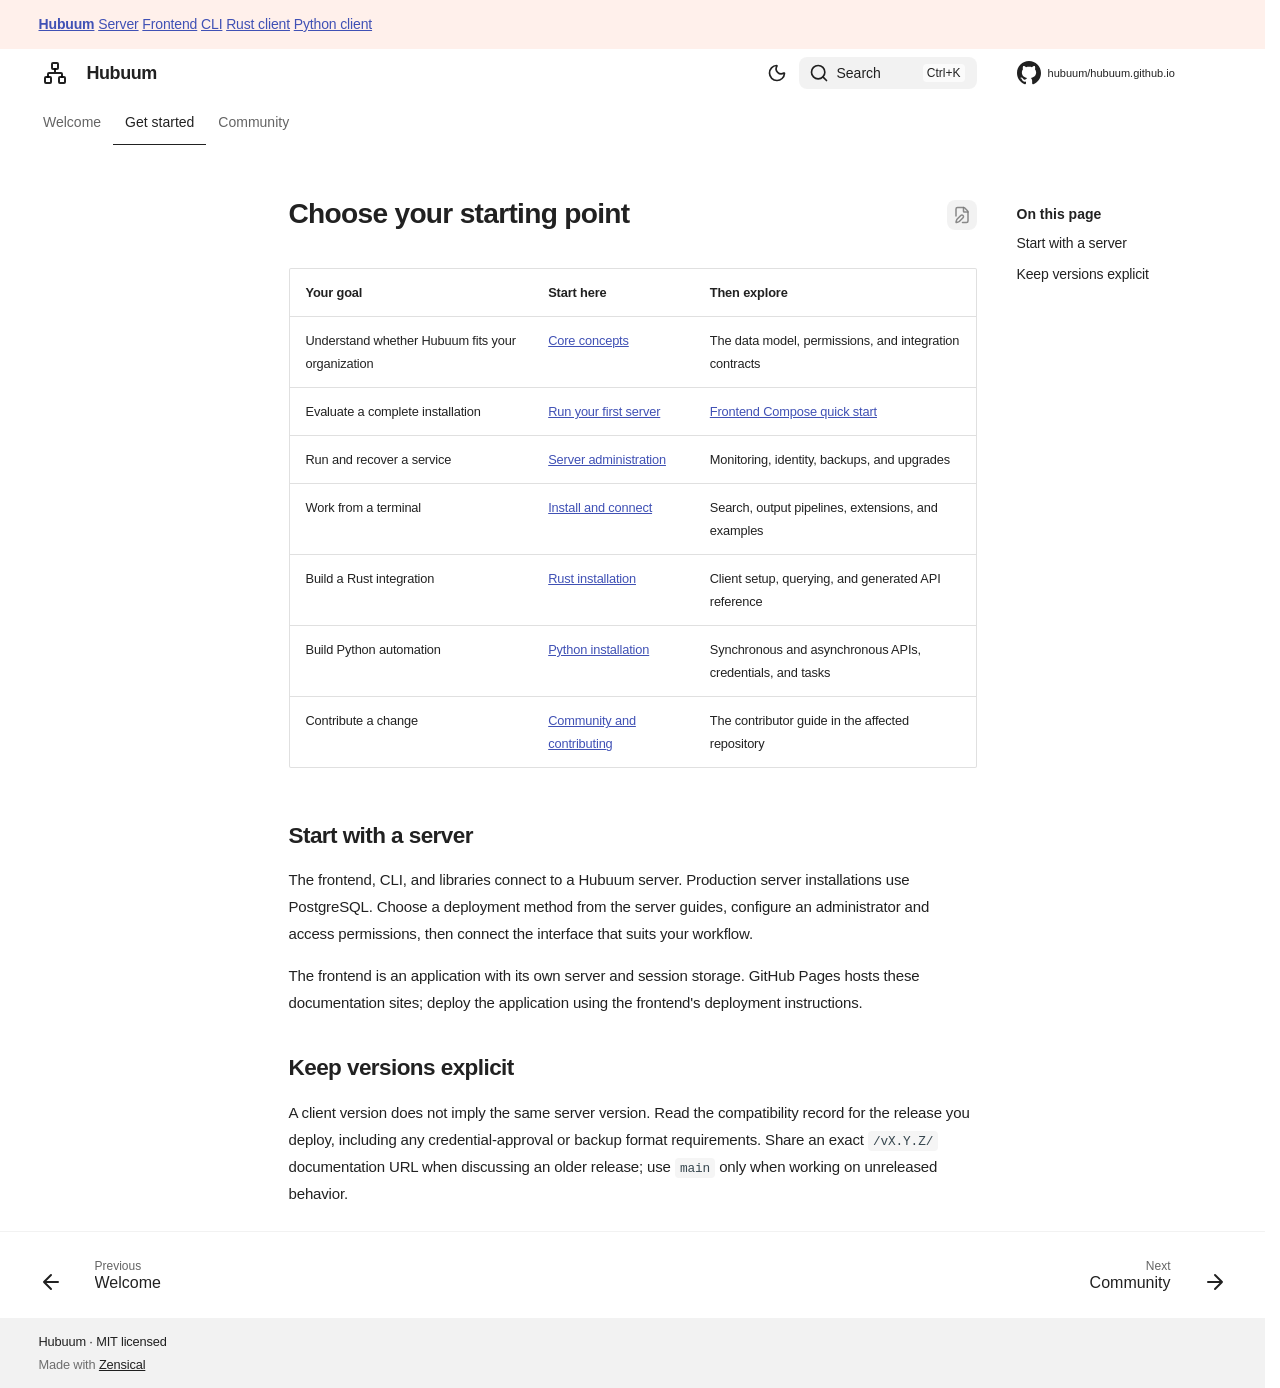
<file: site/get-started/index.html>
<!doctype html>
<html lang="en" class="no-js">
  <head>
    
      <meta charset="utf-8">
      <meta name="viewport" content="width=device-width,initial-scale=1">
      
        <meta name="description" content="A flexible, open-source CMDB for authoritative and reference data, schema-bound or schema-free, connected through relations.">
      
      
      
        <link rel="canonical" href="https://hubuum.github.io/get-started/">
      
      
        <link rel="prev" href="./..">
      
      
        <link rel="next" href="../community/">
      
      
        
      
      
      <link rel="icon" href="../assets/landing/favicon-orbit.svg">
      <meta name="generator" content="zensical-0.0.64">
    
    
      
        <title>Get started - Hubuum</title>
      
    
    
      
        
      
      <link rel="stylesheet" href="../assets/stylesheets/modern/main.40d3fdbb.min.css">
      
        
          
        
        <link rel="stylesheet" href="../assets/stylesheets/modern/palette.812a03bb.min.css">
      
      


    
    
      
    
    
      
    
    
      <link rel="stylesheet" href="https://hubuum.github.io/assets/stylesheets/hubuum.css">
    
    <script>__md_scope=new URL("..",location),__md_scope.pathname.endsWith("/")||(__md_scope=new URL(__md_scope.pathname+"/",location)),__md_hash=e=>[...e].reduce(((e,t)=>(e<<5)-e+t.charCodeAt(0)),0),__md_get=(e,t=localStorage,_=__md_scope)=>JSON.parse(t.getItem(_.pathname+"."+e)),__md_set=(e,t,_=localStorage,a=__md_scope)=>{try{_.setItem(a.pathname+"."+e,JSON.stringify(t))}catch(e){}},document.documentElement.setAttribute("data-platform",navigator.platform)</script>
    
      

    
    
  </head>
  
  
    
    
      
    
    
    
    
    <body dir="ltr" data-md-color-scheme="default" data-md-color-primary="custom" data-md-color-accent="deep-orange">
  
    
    <input class="md-toggle" data-md-toggle="drawer" type="checkbox" id="__drawer" autocomplete="off">
    <input class="md-toggle" data-md-toggle="search" type="checkbox" id="__search" autocomplete="off">
    <label class="md-overlay" for="__drawer" aria-label="Navigation"></label>
    <div data-md-component="skip">
      
        
        <a href="#choose-your-starting-point" class="md-skip">
          Skip to content
        </a>
      
    </div>
    <div data-md-component="announce">
      
        <aside class="md-banner">
          <div class="md-banner__inner md-grid md-typeset">
            
            
  <nav class="hubuum-ecosystem" aria-label="Hubuum projects">
    <a href="https://hubuum.github.io/"><strong>Hubuum</strong></a>
    
      <a href="https://hubuum.github.io/hubuum/">Server</a>
    
      <a href="https://hubuum.github.io/hubuum-frontend/">Frontend</a>
    
      <a href="https://hubuum.github.io/hubuum-cli/">CLI</a>
    
      <a href="https://hubuum.github.io/hubuum-client-rust/">Rust client</a>
    
      <a href="https://hubuum.github.io/hubuum-client-python/">Python client</a>
    
  </nav>
  

          </div>
          
        </aside>
      
    </div>
    
    
      

  

<header class="md-header md-header--shadow md-header--lifted" data-md-component="header">
  <nav class="md-header__inner md-grid" aria-label="Header">
    <a href="./.." title="Hubuum" class="md-header__button md-logo" aria-label="Hubuum" data-md-component="logo">
      
  
  <svg xmlns="http://www.w3.org/2000/svg" fill="none" stroke="currentColor" stroke-linecap="round" stroke-linejoin="round" stroke-width="2" class="lucide lucide-network" viewBox="0 0 24 24"><rect width="6" height="6" x="16" y="16" rx="1"/><rect width="6" height="6" x="2" y="16" rx="1"/><rect width="6" height="6" x="9" y="2" rx="1"/><path d="M5 16v-3a1 1 0 0 1 1-1h12a1 1 0 0 1 1 1v3M12 12V8"/></svg>

    </a>
    <label class="md-header__button md-icon" for="__drawer" aria-label="Navigation">
      
      <svg xmlns="http://www.w3.org/2000/svg" fill="none" stroke="currentColor" stroke-linecap="round" stroke-linejoin="round" stroke-width="2" class="lucide lucide-menu" viewBox="0 0 24 24"><path d="M4 5h16M4 12h16M4 19h16"/></svg>
    </label>
    <div class="md-header__title" data-md-component="header-title">
      <div class="md-header__ellipsis">
        <div class="md-header__topic">
          <span class="md-ellipsis">
            Hubuum
          </span>
        </div>
        <div class="md-header__topic" data-md-component="header-topic">
          <span class="md-ellipsis">
            
              Get started
            
          </span>
        </div>
      </div>
    </div>
    
      
        <form class="md-header__option" data-md-component="palette">
  
    
    
    
    <input class="md-option" data-md-color-media="(prefers-color-scheme: light)" data-md-color-scheme="default" data-md-color-primary="custom" data-md-color-accent="deep-orange"  aria-label="Switch to dark mode"  type="radio" name="__palette" id="__palette_0">
    
      <label class="md-header__button md-icon" title="Switch to dark mode" for="__palette_1" hidden>
        <svg xmlns="http://www.w3.org/2000/svg" fill="none" stroke="currentColor" stroke-linecap="round" stroke-linejoin="round" stroke-width="2" class="lucide lucide-moon" viewBox="0 0 24 24"><path d="M20.985 12.486a9 9 0 1 1-9.473-9.472c.405-.022.617.46.402.803a6 6 0 0 0 8.268 8.268c.344-.215.825-.004.803.401"/></svg>
      </label>
    
  
    
    
    
    <input class="md-option" data-md-color-media="(prefers-color-scheme: dark)" data-md-color-scheme="slate" data-md-color-primary="custom" data-md-color-accent="deep-orange"  aria-label="Switch to light mode"  type="radio" name="__palette" id="__palette_1">
    
      <label class="md-header__button md-icon" title="Switch to light mode" for="__palette_0" hidden>
        <svg xmlns="http://www.w3.org/2000/svg" fill="none" stroke="currentColor" stroke-linecap="round" stroke-linejoin="round" stroke-width="2" class="lucide lucide-sun" viewBox="0 0 24 24"><circle cx="12" cy="12" r="4"/><path d="M12 2v2M12 20v2M4.93 4.93l1.41 1.41M17.66 17.66l1.41 1.41M2 12h2M20 12h2M6.34 17.66l-1.41 1.41M19.07 4.93l-1.41 1.41"/></svg>
      </label>
    
  
</form>
      
    
    
      <script>var palette=__md_get("__palette");if(palette&&palette.color){if("(prefers-color-scheme)"===palette.color.media){var media=matchMedia("(prefers-color-scheme: light)"),input=document.querySelector(media.matches?"[data-md-color-media='(prefers-color-scheme: light)']":"[data-md-color-media='(prefers-color-scheme: dark)']");palette.color.media=input.getAttribute("data-md-color-media"),palette.color.scheme=input.getAttribute("data-md-color-scheme"),palette.color.primary=input.getAttribute("data-md-color-primary"),palette.color.accent=input.getAttribute("data-md-color-accent")}for(var[key,value]of Object.entries(palette.color))document.body.setAttribute("data-md-color-"+key,value)}</script>
    
    
    
      
      
        <label class="md-header__button md-icon" for="__search" aria-label="Search">
          
          <svg xmlns="http://www.w3.org/2000/svg" fill="none" stroke="currentColor" stroke-linecap="round" stroke-linejoin="round" stroke-width="2" class="lucide lucide-search" viewBox="0 0 24 24"><path d="m21 21-4.34-4.34"/><circle cx="11" cy="11" r="8"/></svg>
        </label>
        <div class="md-search" data-md-component="search" role="dialog" aria-label="Search">
  <button type="button" class="md-search__button">
    Search
  </button>
</div>
      
    
    <div class="md-header__source">
      
        <a href="https://github.com/hubuum/hubuum.github.io" title="Go to repository" class="md-source" data-md-component="source">
  <div class="md-source__icon md-icon">
    
    <svg xmlns="http://www.w3.org/2000/svg" viewBox="0 0 512 512"><!--! Font Awesome Free 7.3.1 by @fontawesome - https://fontawesome.com License - https://fontawesome.com/license/free (Icons: CC BY 4.0, Fonts: SIL OFL 1.1, Code: MIT License) Copyright 2026 Fonticons, Inc.--><path fill="currentColor" d="M216.5 362.5c-66-8-112.5-55.5-112.5-117 0-25 9-52 24-70-6.5-16.5-5.5-51.5 2-66 20-2.5 47 8 63 22.5 19-6 39-9 63.5-9s44.5 3 62.5 8.5c15.5-14 43-24.5 63-22 7 13.5 8 48.5 1.5 65.5 16 19 24.5 44.5 24.5 70.5 0 61.5-46.5 108-113.5 116.5 17 11 28.5 35 28.5 62.5v52c0 15 12.5 23.5 27.5 17.5C441 459.5 512 369 512 257 512 115.5 397 0 255.5 0S0 115.5 0 257c0 111 70.5 203 165.5 237.5 13.5 5 26.5-4 26.5-17.5v-40c-7 3-16 5-24 5-33 0-52.5-18-66.5-51.5-5.5-13.5-11.5-21.5-23-23-6-.5-8-3-8-6 0-6 10-10.5 20-10.5 14.5 0 27 9 40 27.5 10 14.5 20.5 21 33 21s20.5-4.5 32-16c8.5-8.5 15-16 21-21"/></svg>
  </div>
  <div class="md-source__repository">
    hubuum/hubuum.github.io
  </div>
</a>
      
    </div>
  </nav>
  
    
      
<nav class="md-tabs" aria-label="Tabs" data-md-component="tabs">
  <div class="md-grid">
    <ul class="md-tabs__list">
      
        
  
  
  
  
    <li class="md-tabs__item">
      <a href="./.." class="md-tabs__link">
        
  
  Welcome

      </a>
    </li>
  

      
        
  
  
  
    
  
  
    <li class="md-tabs__item md-tabs__item--active">
      <a href="././" class="md-tabs__link">
        
  
  Get started

      </a>
    </li>
  

      
        
  
  
  
  
    <li class="md-tabs__item">
      <a href="../community/" class="md-tabs__link">
        
  
  Community

      </a>
    </li>
  

      
    </ul>
  </div>
</nav>
    
  
</header>
    
    <div class="md-container" data-md-component="container">
      
      
        
      
      <main class="md-main" data-md-component="main">
        <div class="md-main__inner md-grid">
          
            
              
              <div class="md-sidebar md-sidebar--primary" data-md-component="sidebar" data-md-type="navigation" >
                <div class="md-sidebar__scrollwrap">
                  <div class="md-sidebar__inner">
                    


  


<nav class="md-nav md-nav--primary md-nav--lifted" aria-label="Navigation" data-md-level="0">
  <label class="md-nav__title" for="__drawer">
    <a href="./.." title="Hubuum" class="md-nav__button md-logo" aria-label="Hubuum" data-md-component="logo">
      
  
  <svg xmlns="http://www.w3.org/2000/svg" fill="none" stroke="currentColor" stroke-linecap="round" stroke-linejoin="round" stroke-width="2" class="lucide lucide-network" viewBox="0 0 24 24"><rect width="6" height="6" x="16" y="16" rx="1"/><rect width="6" height="6" x="2" y="16" rx="1"/><rect width="6" height="6" x="9" y="2" rx="1"/><path d="M5 16v-3a1 1 0 0 1 1-1h12a1 1 0 0 1 1 1v3M12 12V8"/></svg>

    </a>
    Hubuum
  </label>
  
    <div class="md-nav__source">
      <a href="https://github.com/hubuum/hubuum.github.io" title="Go to repository" class="md-source" data-md-component="source">
  <div class="md-source__icon md-icon">
    
    <svg xmlns="http://www.w3.org/2000/svg" viewBox="0 0 512 512"><!--! Font Awesome Free 7.3.1 by @fontawesome - https://fontawesome.com License - https://fontawesome.com/license/free (Icons: CC BY 4.0, Fonts: SIL OFL 1.1, Code: MIT License) Copyright 2026 Fonticons, Inc.--><path fill="currentColor" d="M216.5 362.5c-66-8-112.5-55.5-112.5-117 0-25 9-52 24-70-6.5-16.5-5.5-51.5 2-66 20-2.5 47 8 63 22.5 19-6 39-9 63.5-9s44.5 3 62.5 8.5c15.5-14 43-24.5 63-22 7 13.5 8 48.5 1.5 65.5 16 19 24.5 44.5 24.5 70.5 0 61.5-46.5 108-113.5 116.5 17 11 28.5 35 28.5 62.5v52c0 15 12.5 23.5 27.5 17.5C441 459.5 512 369 512 257 512 115.5 397 0 255.5 0S0 115.5 0 257c0 111 70.5 203 165.5 237.5 13.5 5 26.5-4 26.5-17.5v-40c-7 3-16 5-24 5-33 0-52.5-18-66.5-51.5-5.5-13.5-11.5-21.5-23-23-6-.5-8-3-8-6 0-6 10-10.5 20-10.5 14.5 0 27 9 40 27.5 10 14.5 20.5 21 33 21s20.5-4.5 32-16c8.5-8.5 15-16 21-21"/></svg>
  </div>
  <div class="md-source__repository">
    hubuum/hubuum.github.io
  </div>
</a>
    </div>
  
  <ul class="md-nav__list" data-md-scrollfix>
    
      
      
  
  
  
  
    <li class="md-nav__item">
      <a href="./.." class="md-nav__link">
        
  
  
  <span class="md-ellipsis">
    
  
  Welcome

    
  </span>
  
  

      </a>
    </li>
  

    
      
      
  
  
    
  
  
  
    <li class="md-nav__item md-nav__item--active">
      
      
      
      
        
      
      
        <label class="md-nav__link md-nav__link--active" for="__toc">
          
  
  
  <span class="md-ellipsis">
    
  
  Get started

    
  </span>
  
  

          <span class="md-nav__icon md-icon"></span>
        </label>
      
      <a href="././" class="md-nav__link md-nav__link--active">
        
  
  
  <span class="md-ellipsis">
    
  
  Get started

    
  </span>
  
  

      </a>
      
        


<nav class="md-nav md-nav--secondary" aria-label="On this page">
  
  
  
    
  
  
    <label class="md-nav__title" for="__toc">
      <span class="md-nav__icon md-icon"></span>
      On this page
    </label>
    <ul class="md-nav__list" data-md-component="toc" data-md-scrollfix>
      
        <li class="md-nav__item">
  <a href="#start-with-a-server" class="md-nav__link">
    <span class="md-ellipsis">
      <span class="md-typeset">
        Start with a server
      </span>
    </span>
  </a>
  
</li>
      
        <li class="md-nav__item">
  <a href="#keep-versions-explicit" class="md-nav__link">
    <span class="md-ellipsis">
      <span class="md-typeset">
        Keep versions explicit
      </span>
    </span>
  </a>
  
</li>
      
    </ul>
  
</nav>
      
    </li>
  

    
      
      
  
  
  
  
    <li class="md-nav__item">
      <a href="../community/" class="md-nav__link">
        
  
  
  <span class="md-ellipsis">
    
  
  Community

    
  </span>
  
  

      </a>
    </li>
  

    
  </ul>
</nav>
                  </div>
                </div>
              </div>
            
            
              
              <div class="md-sidebar md-sidebar--secondary" data-md-component="sidebar" data-md-type="toc" >
                <div class="md-sidebar__scrollwrap">
                  
                    
                    
                    
                      
                    
                    
                      <input class="md-nav__toggle md-toggle" type="checkbox" id="__toc">
                      <div class="md-sidebar-button__wrapper">
                        <label class="md-sidebar-button" for="__toc"></label>
                      </div>
                    
                  
                  <div class="md-sidebar__inner">
                    


<nav class="md-nav md-nav--secondary" aria-label="On this page">
  
  
  
    
  
  
    <label class="md-nav__title" for="__toc">
      <span class="md-nav__icon md-icon"></span>
      On this page
    </label>
    <ul class="md-nav__list" data-md-component="toc" data-md-scrollfix>
      
        <li class="md-nav__item">
  <a href="#start-with-a-server" class="md-nav__link">
    <span class="md-ellipsis">
      <span class="md-typeset">
        Start with a server
      </span>
    </span>
  </a>
  
</li>
      
        <li class="md-nav__item">
  <a href="#keep-versions-explicit" class="md-nav__link">
    <span class="md-ellipsis">
      <span class="md-typeset">
        Keep versions explicit
      </span>
    </span>
  </a>
  
</li>
      
    </ul>
  
</nav>
                  </div>
                </div>
              </div>
            
          
          
            <div class="md-content" data-md-component="content">
              
                



  


              
              <article class="md-content__inner md-typeset">
                
                  
  
    <a href="https://github.com/hubuum/hubuum.github.io/edit/main/docs/get-started.md" title="Edit this page" class="md-content__button md-icon" rel="edit">
      
      <svg xmlns="http://www.w3.org/2000/svg" fill="none" stroke="currentColor" stroke-linecap="round" stroke-linejoin="round" stroke-width="2" class="lucide lucide-file-pen" viewBox="0 0 24 24"><path d="M12.659 22H18a2 2 0 0 0 2-2V8a2.4 2.4 0 0 0-.706-1.706l-3.588-3.588A2.4 2.4 0 0 0 14 2H6a2 2 0 0 0-2 2v9.34"/><path d="M14 2v5a1 1 0 0 0 1 1h5M10.378 12.622a1 1 0 0 1 3 3.003L8.36 20.637a2 2 0 0 1-.854.506l-2.867.837a.5.5 0 0 1-.62-.62l.836-2.869a2 2 0 0 1 .506-.853z"/></svg>
    </a>
  
  


<h1 id="choose-your-starting-point">Choose your starting point<a class="headerlink" href="#choose-your-starting-point" title="Permanent link">&para;</a></h1>
<table>
<thead>
<tr>
<th>Your goal</th>
<th>Start here</th>
<th>Then explore</th>
</tr>
</thead>
<tbody>
<tr>
<td>Understand whether Hubuum fits your organization</td>
<td><a href="https://hubuum.github.io/hubuum/v0.0.18/concepts/">Core concepts</a></td>
<td>The data model, permissions, and integration contracts</td>
</tr>
<tr>
<td>Evaluate a complete installation</td>
<td><a href="https://hubuum.github.io/hubuum/v0.0.18/getting-started/first-server/">Run your first server</a></td>
<td><a href="https://hubuum.github.io/hubuum-frontend/v0.0.19/quickstart-compose/">Frontend Compose quick start</a></td>
</tr>
<tr>
<td>Run and recover a service</td>
<td><a href="https://hubuum.github.io/hubuum/v0.0.18/administration/">Server administration</a></td>
<td>Monitoring, identity, backups, and upgrades</td>
</tr>
<tr>
<td>Work from a terminal</td>
<td><a href="https://hubuum.github.io/hubuum-cli/v0.0.14/getting-started/">Install and connect</a></td>
<td>Search, output pipelines, extensions, and examples</td>
</tr>
<tr>
<td>Build a Rust integration</td>
<td><a href="https://hubuum.github.io/hubuum-client-rust/v0.14.1/getting-started/">Rust installation</a></td>
<td>Client setup, querying, and generated API reference</td>
</tr>
<tr>
<td>Build Python automation</td>
<td><a href="https://hubuum.github.io/hubuum-client-python/v0.0.11/">Python installation</a></td>
<td>Synchronous and asynchronous APIs, credentials, and tasks</td>
</tr>
<tr>
<td>Contribute a change</td>
<td><a href="../community/">Community and contributing</a></td>
<td>The contributor guide in the affected repository</td>
</tr>
</tbody>
</table>
<h2 id="start-with-a-server">Start with a server<a class="headerlink" href="#start-with-a-server" title="Permanent link">&para;</a></h2>
<p>The frontend, CLI, and libraries connect to a Hubuum server. Production server
installations use PostgreSQL. Choose a deployment method from the server guides,
configure an administrator and access permissions, then connect the interface
that suits your workflow.</p>
<p>The frontend is an application with its own server and session storage.
GitHub Pages hosts these documentation sites; deploy the application using the
frontend's deployment instructions.</p>
<h2 id="keep-versions-explicit">Keep versions explicit<a class="headerlink" href="#keep-versions-explicit" title="Permanent link">&para;</a></h2>
<p>A client version does not imply the same server version. Read the compatibility
record for the release you deploy, including any credential-approval or backup
format requirements. Share an exact <code>/vX.Y.Z/</code> documentation URL when discussing
an older release; use <code>main</code> only when working on unreleased behavior.</p>














                
              </article>
            </div>
          
          
<script>var target=document.getElementById(location.hash.slice(1));target&&target.name&&(target.checked=target.name.startsWith("__tabbed_"))</script>
        </div>
        
          <button type="button" class="md-top md-icon" data-md-component="top" hidden>
  
  <svg xmlns="http://www.w3.org/2000/svg" fill="none" stroke="currentColor" stroke-linecap="round" stroke-linejoin="round" stroke-width="2" class="lucide lucide-circle-arrow-up" viewBox="0 0 24 24"><circle cx="12" cy="12" r="10"/><path d="m16 12-4-4-4 4M12 16V8"/></svg>
  Back to top
</button>
        
      </main>
      
        <footer class="md-footer">
  
    
      
      <nav class="md-footer__inner md-grid" aria-label="Footer" >
        
          
          <a href="./.." class="md-footer__link md-footer__link--prev" aria-label="Previous: Welcome">
            <div class="md-footer__button md-icon">
              
              <svg xmlns="http://www.w3.org/2000/svg" fill="none" stroke="currentColor" stroke-linecap="round" stroke-linejoin="round" stroke-width="2" class="lucide lucide-arrow-left" viewBox="0 0 24 24"><path d="m12 19-7-7 7-7M19 12H5"/></svg>
            </div>
            <div class="md-footer__title">
              <span class="md-footer__direction">
                Previous
              </span>
              <div class="md-ellipsis">
                Welcome
              </div>
            </div>
          </a>
        
        
          
          <a href="../community/" class="md-footer__link md-footer__link--next" aria-label="Next: Community">
            <div class="md-footer__title">
              <span class="md-footer__direction">
                Next
              </span>
              <div class="md-ellipsis">
                Community
              </div>
            </div>
            <div class="md-footer__button md-icon">
              
              <svg xmlns="http://www.w3.org/2000/svg" fill="none" stroke="currentColor" stroke-linecap="round" stroke-linejoin="round" stroke-width="2" class="lucide lucide-arrow-right" viewBox="0 0 24 24"><path d="M5 12h14M12 5l7 7-7 7"/></svg>
            </div>
          </a>
        
      </nav>
    
  
  <div class="md-footer-meta md-typeset">
    <div class="md-footer-meta__inner md-grid">
      <div class="md-copyright">
  
    <div class="md-copyright__highlight">
      Hubuum · MIT licensed
    </div>
  
  
    Made with
    <a href="https://zensical.org/" target="_blank" rel="noopener">
      Zensical
    </a>
  
</div>
      
    </div>
  </div>
</footer>
      
    </div>
    <div class="md-dialog" data-md-component="dialog">
      <div class="md-dialog__inner md-typeset"></div>
    </div>
    
    
    
      
      
      
      
        
        
      <script id="__config" type="application/json">{"annotate":null,"base":"..","features":["navigation.tabs","navigation.tabs.sticky","navigation.sections","navigation.path","navigation.top","navigation.footer","content.action.edit","content.code.copy","toc.follow"],"redirect":null,"search":"../assets/javascripts/workers/search.7d14d953.min.js","tags":null,"translations":{"clipboard.copied":"Copied to clipboard","clipboard.copy":"Copy to clipboard","search.result.more.one":"1 more on this page","search.result.more.other":"# more on this page","search.result.none":"No matching documents","search.result.one":"1 matching document","search.result.other":"# matching documents","search.result.placeholder":"Type to start searching","search.result.term.missing":"Missing","select.version":"Select version"},"version":null}</script>
    
    
      <script src="../assets/javascripts/bundle.c04ba553.min.js"></script>
      
        <script src="../assets/javascripts/versions.js"></script>
      
    
  </body>
</html>
</file>
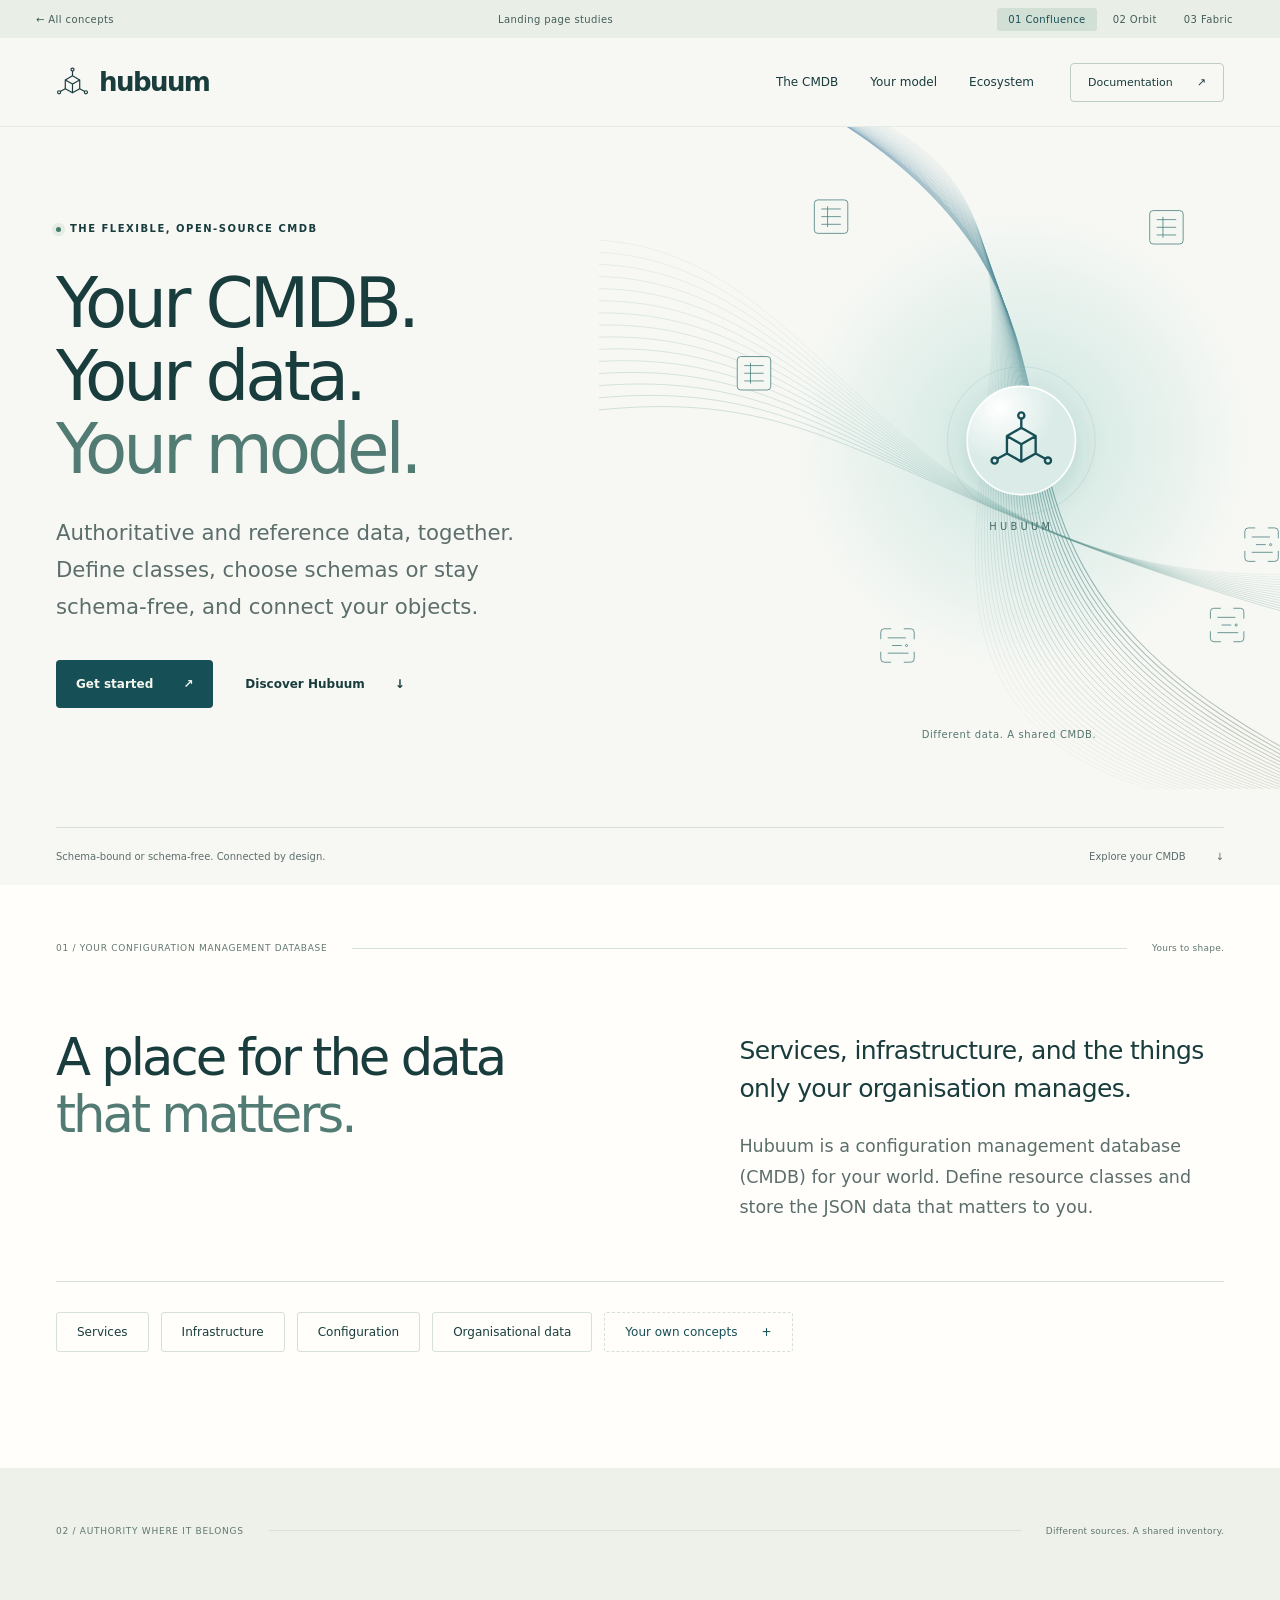
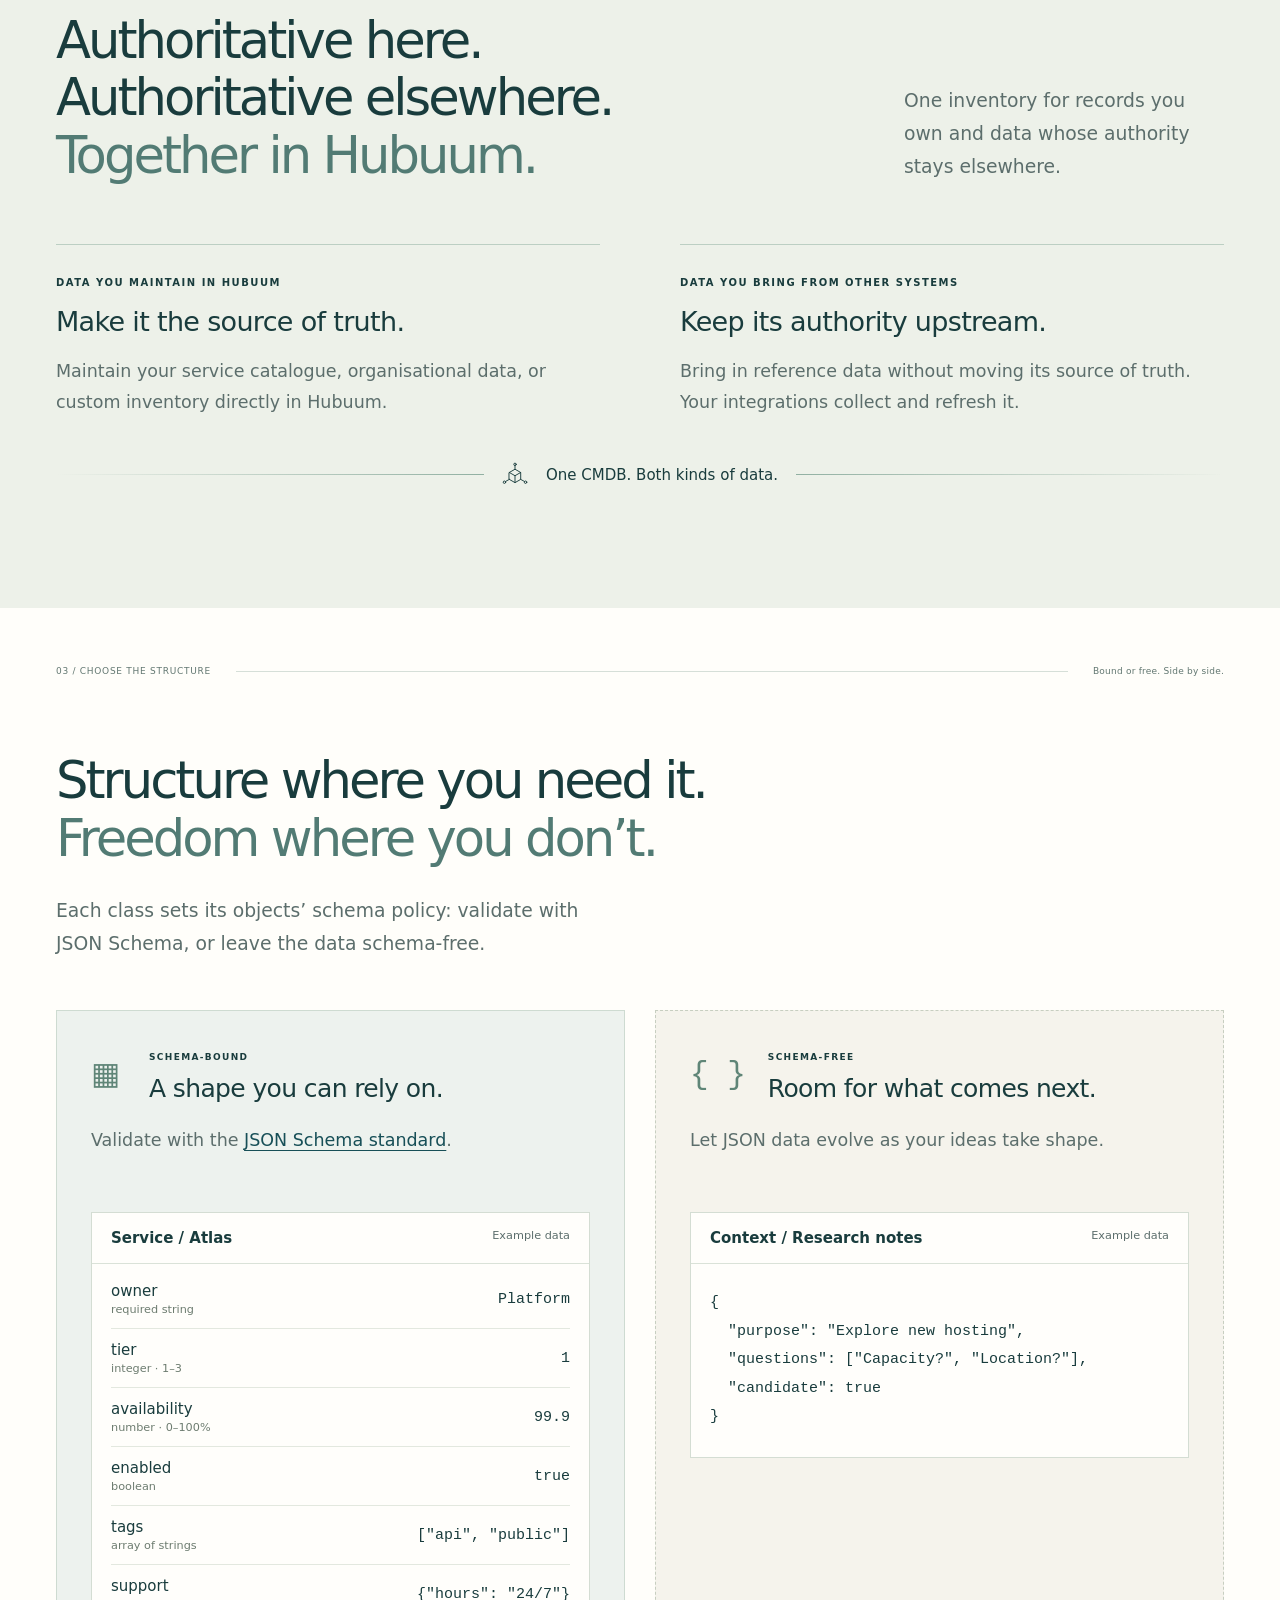
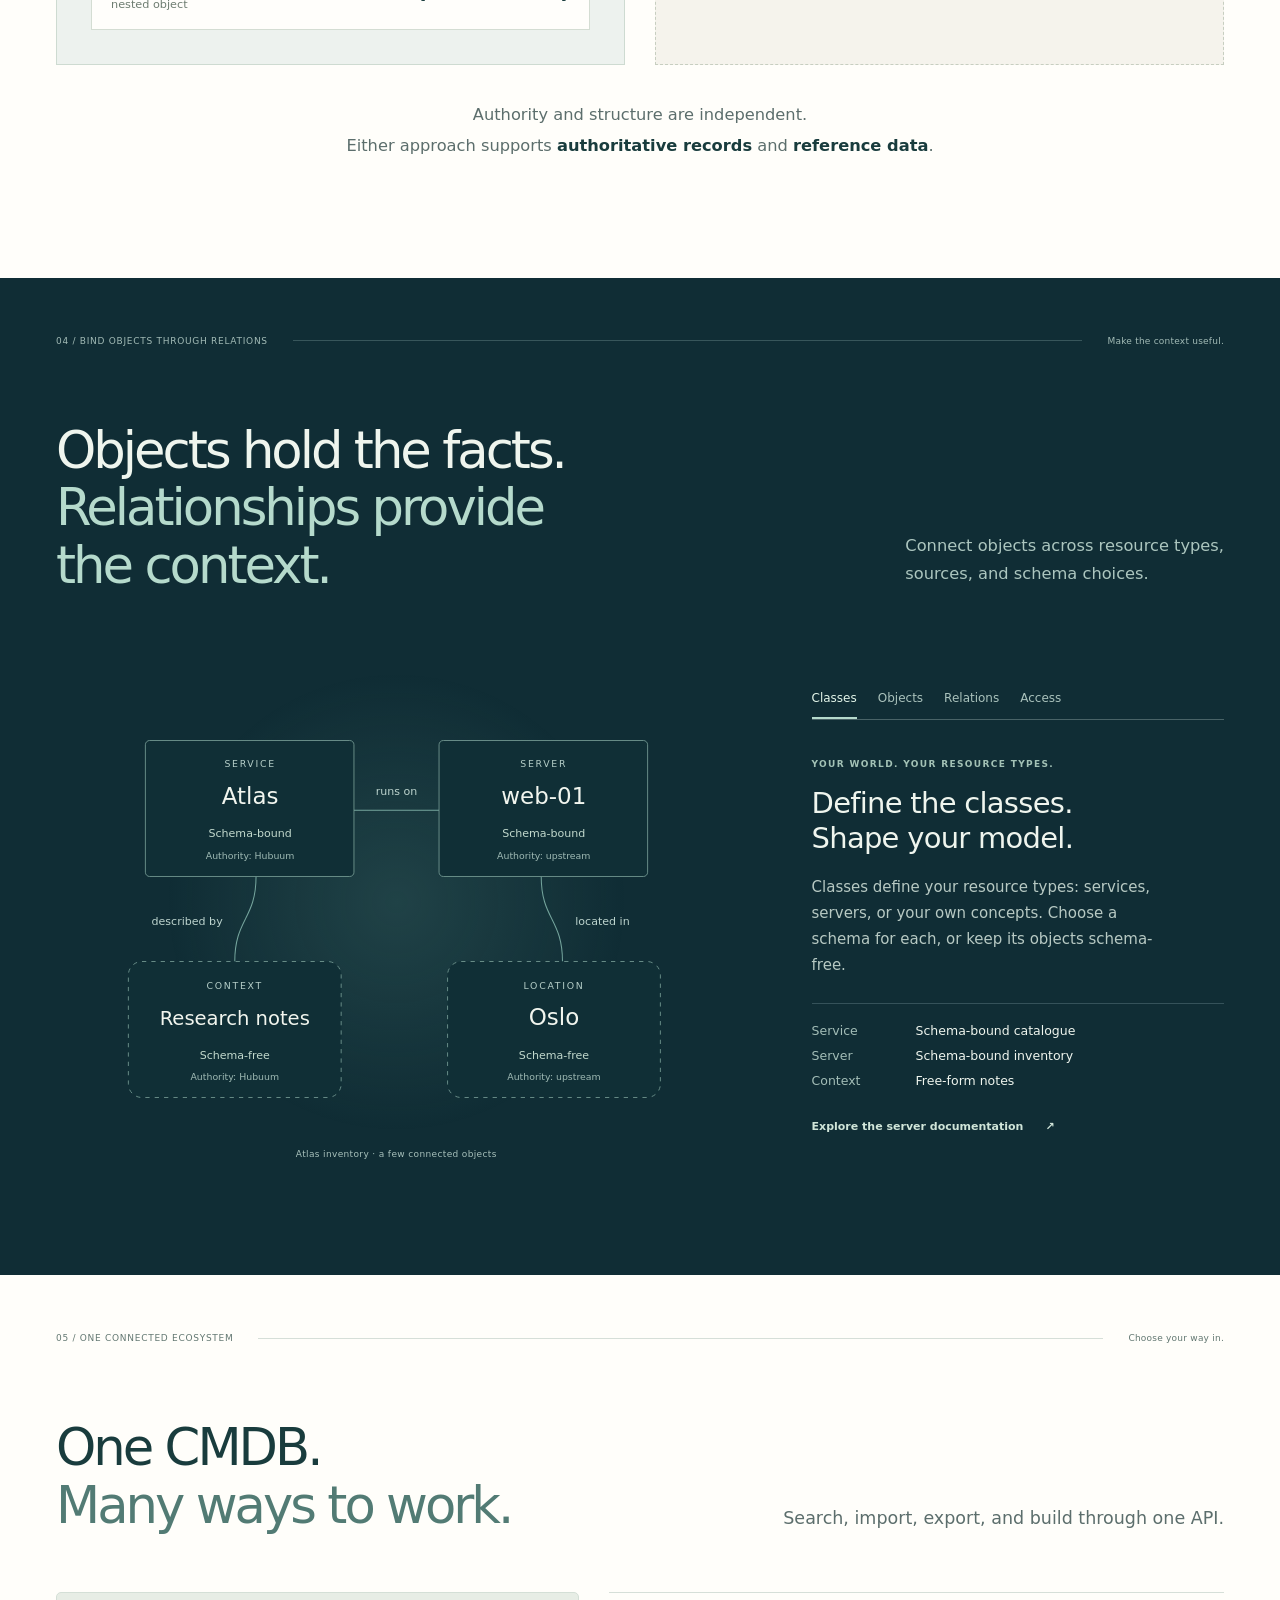
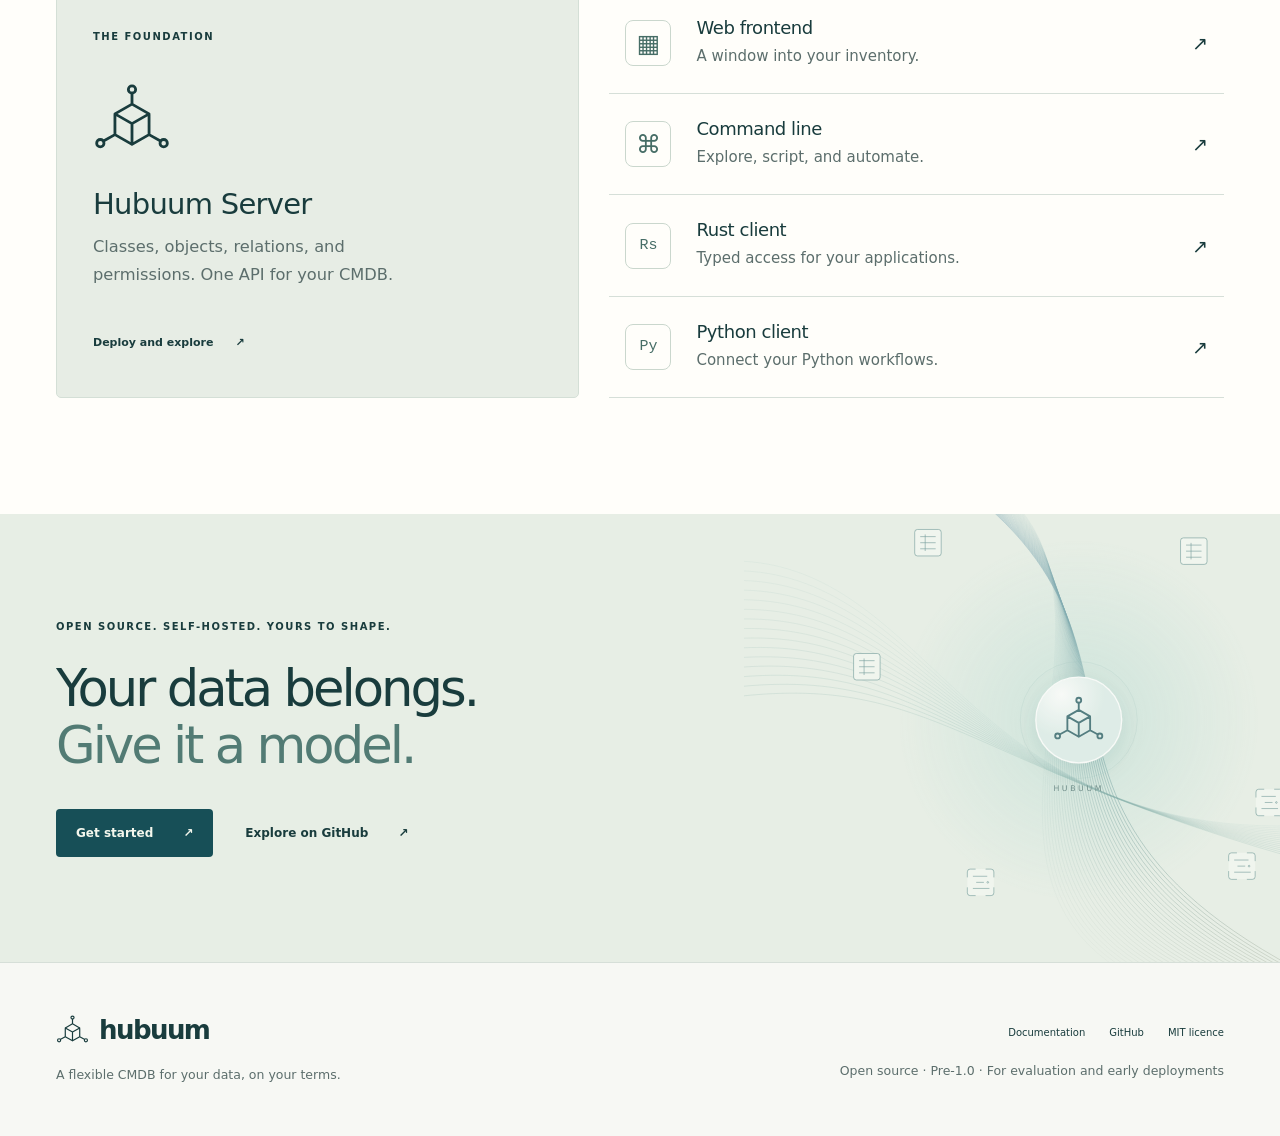
<file: design/confluence.html>
<!doctype html>
<html lang="en">
<head>
  <meta charset="utf-8">
  <meta name="viewport" content="width=device-width, initial-scale=1">
  <meta name="robots" content="noindex, nofollow">
  <meta name="description" content="Hubuum: a flexible, open-source CMDB for authoritative and reference data, schema-bound or schema-free, connected through relations. Confluence design study.">
  <meta name="theme-color" content="#174f57">
  <title>Hubuum — Confluence / Design study 01</title>
  <link rel="icon" href="assets/favicon.svg" type="image/svg+xml">
  <link rel="stylesheet" href="assets/site.css">
  <script src="assets/site.js" defer></script>
</head>
<body class="concept confluence">
  <a class="skip-link" href="#main">Skip to content</a>
  <aside class="review-strip" aria-label="Design review">
    <a href="index.html">← <span>All concepts</span></a>
    <span class="review-label">Landing page studies</span>
    <nav aria-label="Choose a design direction"><a href="confluence.html" aria-current="page">01<span> Confluence</span></a><a href="orbit.html">02<span> Orbit</span></a><a href="fabric.html">03<span> Fabric</span></a></nav>
  </aside>
  <header class="site-header">
    <div class="container header-inner">
      <a class="brand" href="#main" aria-label="Hubuum home"><svg class="brand-mark" viewBox="-32 -35 64 60" aria-hidden="true"><g transform="translate(0 0) scale(1)" fill="none" stroke="currentColor" stroke-width="2.3" stroke-linecap="round" stroke-linejoin="round"><path d="M-14-10 0-18 14-10 14 7 0 15-14 7Z M-14-10 0-2 14-10 M0-2V15 M0-18V-27 M14 7 23 12 M-14 7-23 12"/><circle cx="0" cy="-30" r="3"/><circle cx="26" cy="14" r="3"/><circle cx="-26" cy="14" r="3"/></g></svg><span>hubuum</span></a>
      <nav class="main-nav" aria-label="Main navigation">
        <a href="#idea">The CMDB</a><a href="#structure">Your model</a><a href="#ecosystem">Ecosystem</a>
      </nav>
      <a class="header-cta" href="https://hubuum.github.io/hubuum/">Documentation <span aria-hidden="true">↗</span></a>
    </div>
  </header>
  <main id="main">
    <section class="hero">
      <div class="container hero-inner">
        <div class="hero-copy">
          <p class="eyebrow"><span class="status-dot" aria-hidden="true"></span> The flexible, open-source CMDB</p>
          <h1>Your CMDB.<br>Your data. <em>Your model.</em></h1>
          <p class="hero-description">Authoritative and reference data, together. Define classes, choose schemas or stay schema-free, and connect your objects.</p>
          <div class="actions"><a class="button primary" href="https://hubuum.github.io/get-started/">Get started <span aria-hidden="true">↗</span></a><a class="button quiet" href="#idea">Discover Hubuum <span aria-hidden="true">↓</span></a></div>
        </div>
        <figure class="hero-art"><img src="assets/confluence.svg" alt="Flowing currents bring structured and free-form records into a shared CMDB. Calm, open, and connected." fetchpriority="high"><figcaption>Different data. A shared CMDB.</figcaption></figure>
      </div>
      <div class="container hero-foot"><span>Schema-bound or schema-free. Connected by design.</span><a href="#idea">Explore your CMDB <span aria-hidden="true">↓</span></a></div>
    </section>

    <section class="chapter introduction" id="idea">
      <div class="container">
        <div class="section-label"><span>01 / Your configuration management database</span><span class="section-rule"></span><span>Yours to shape.</span></div>
        <div class="intro-grid">
          <h2>A place for the data<br><em>that matters.</em></h2>
          <div class="section-copy"><p class="lead">Services, infrastructure, and the things only your organisation manages.</p><p>Hubuum is a configuration management database (CMDB) for your world. Define resource classes and store the JSON data that matters to you.</p></div>
        </div>
        <div class="resource-types" aria-label="Examples of resource types you can define"><span>Services</span><span>Infrastructure</span><span>Configuration</span><span>Organisational data</span><span class="custom-type">Your own concepts <span aria-hidden="true">+</span></span></div>
      </div>
    </section>

    <section class="chapter authority-section" id="authority">
      <div class="container">
        <div class="section-label"><span>02 / Authority where it belongs</span><span class="section-rule"></span><span>Different sources. A shared inventory.</span></div>
        <div class="authority-heading"><h2>Authoritative here.<br>Authoritative elsewhere.<br><em>Together in Hubuum.</em></h2><p>One inventory for records you own and data whose authority stays elsewhere.</p></div>
        <div class="authority-grid">
          <article class="authority-card"><span class="eyebrow">Data you maintain in Hubuum</span><h3>Make it the source of truth.</h3><p>Maintain your service catalogue, organisational data, or custom inventory directly in Hubuum.</p></article>
          <article class="authority-card"><span class="eyebrow">Data you bring from other systems</span><h3>Keep its authority upstream.</h3><p>Bring in reference data without moving its source of truth. Your integrations collect and refresh it.</p></article>
        </div>
        <div class="authority-bridge"><span aria-hidden="true"></span><svg class="brand-mark" viewBox="-32 -35 64 60" aria-hidden="true"><g transform="translate(0 0) scale(1)" fill="none" stroke="currentColor" stroke-width="2.3" stroke-linecap="round" stroke-linejoin="round"><path d="M-14-10 0-18 14-10 14 7 0 15-14 7Z M-14-10 0-2 14-10 M0-2V15 M0-18V-27 M14 7 23 12 M-14 7-23 12"/><circle cx="0" cy="-30" r="3"/><circle cx="26" cy="14" r="3"/><circle cx="-26" cy="14" r="3"/></g></svg><strong>One CMDB. Both kinds of data.</strong><span aria-hidden="true"></span></div>
      </div>
    </section>

    <section class="chapter structure-section" id="structure">
      <div class="container">
        <div class="section-label"><span>03 / Choose the structure</span><span class="section-rule"></span><span>Bound or free. Side by side.</span></div>
        <div class="structure-heading"><h2>Structure where you need it.<br><em>Freedom where you don’t.</em></h2><p>Each class sets its objects’ schema policy: validate with JSON Schema, or leave the data schema-free.</p></div>
        <div class="schema-grid">
          <article class="schema-card schema-bound"><div class="schema-card-heading"><span class="schema-glyph" aria-hidden="true">▦</span><div><span class="eyebrow">Schema-bound</span><h3>A shape you can rely on.</h3></div></div><p>Validate with the <a href="https://json-schema.org/specification">JSON Schema standard</a>.</p><div class="record-example"><div class="record-title"><strong>Service / Atlas</strong><span>Example data</span></div><dl><div><dt>owner <span>required string</span></dt><dd>Platform</dd></div><div><dt>tier <span>integer · 1–3</span></dt><dd>1</dd></div><div><dt>availability <span>number · 0–100%</span></dt><dd>99.9</dd></div><div><dt>enabled <span>boolean</span></dt><dd>true</dd></div><div><dt>tags <span>array of strings</span></dt><dd>["api", "public"]</dd></div><div><dt>support <span>nested object</span></dt><dd>{"hours": "24/7"}</dd></div></dl></div></article>
          <article class="schema-card schema-free"><div class="schema-card-heading"><span class="schema-glyph" aria-hidden="true">{ }</span><div><span class="eyebrow">Schema-free</span><h3>Room for what comes next.</h3></div></div><p>Let JSON data evolve as your ideas take shape.</p><div class="record-example"><div class="record-title"><strong>Context / Research notes</strong><span>Example data</span></div><pre><code>{
  "purpose": "Explore new hosting",
  "questions": ["Capacity?", "Location?"],
  "candidate": true
}</code></pre></div></article>
        </div>
        <p class="schema-common">Authority and structure are independent.<br> Either approach supports <strong>authoritative records</strong> and <strong>reference data</strong>.</p>
      </div>
    </section>

    <section class="chapter connection-section" id="connections">
      <div class="container">
        <div class="section-label"><span>04 / Bind objects through relations</span><span class="section-rule"></span><span>Make the context useful.</span></div>
        <div class="connection-heading"><h2>Objects hold the facts.<br><em>Relationships provide<br>the context.</em></h2><p>Connect objects across resource types,<br> sources, and schema choices.</p></div>
        <div class="connection-grid">
          <div class="model-figure"><img src="assets/relationships.svg" loading="lazy" alt="Example: schema-bound service Atlas, authoritative in Hubuum, runs on schema-bound server web-01 from an upstream source. Atlas is described by schema-free research notes owned in Hubuum. The server is located in Oslo, represented by schema-free reference data from upstream."><span class="figure-caption">Atlas inventory · a few connected objects</span></div>
          <div class="model-story">
            <div class="model-tabs" role="tablist" aria-label="Explore the model">
              <button type="button" id="tab-classes" role="tab" aria-controls="panel-classes" aria-selected="true">Classes</button>
              <button type="button" id="tab-model" role="tab" aria-controls="panel-model" aria-selected="false" tabindex="-1">Objects</button>
              <button type="button" id="tab-connect" role="tab" aria-controls="panel-connect" aria-selected="false" tabindex="-1">Relations</button>
              <button type="button" id="tab-use" role="tab" aria-controls="panel-use" aria-selected="false" tabindex="-1">Access</button>
            </div>
            <div id="panel-classes" class="model-panel" role="tabpanel" aria-labelledby="tab-classes" tabindex="0"><span class="eyebrow">Your world. Your resource types.</span><h3>Define the classes.<br>Shape your model.</h3><p>Classes define your resource types: services, servers, or your own concepts. Choose a schema for each, or keep its objects schema-free.</p><div class="example-detail"><span>Service</span><strong>Schema-bound catalogue</strong><span>Server</span><strong>Schema-bound inventory</strong><span>Context</span><strong>Free-form notes</strong></div></div>
            <div id="panel-model" class="model-panel" role="tabpanel" aria-labelledby="tab-model" tabindex="0" hidden><span class="eyebrow">Different content. A common model.</span><h3>A place for every<br>kind of resource.</h3><p>Every object belongs to a class and holds JSON data under its schema policy. Atlas is a Service; web-01 is a Server.</p><div class="example-detail"><span>Service</span><strong>Atlas · schema-bound</strong><span>Context</span><strong>Research notes · schema-free</strong><span>Connection</span><strong>Atlas is described by the notes</strong></div></div>
            <div id="panel-connect" class="model-panel" role="tabpanel" aria-labelledby="tab-connect" tabindex="0" hidden><span class="eyebrow">Facts become context</span><h3>Bring the objects<br>into relation.</h3><p>Class relations connect resource types. Object relations connect instances: Atlas runs on web-01, which is located in Oslo.</p><div class="example-detail"><span>Service</span><strong>Atlas</strong><span>Runs on</span><strong>web-01</strong><span>Located in</span><strong>Oslo</strong></div></div>
            <div id="panel-use" class="model-panel" role="tabpanel" aria-labelledby="tab-use" tabindex="0" hidden><span class="eyebrow">A shared model. Intentional access.</span><h3>Give people the<br>access they need.</h3><p>Organise resources in collections. Group permissions give people and service accounts the access they need.</p><div class="example-detail"><span>Organise</span><strong>Collections</strong><span>People</span><strong>Users and groups</strong><span>Automation</span><strong>Service accounts</strong></div></div>
            <a class="text-link" href="https://hubuum.github.io/hubuum/">Explore the server documentation <span aria-hidden="true">↗</span></a>
          </div>
        </div>
      </div>
    </section>

    <section class="chapter ecosystem-section" id="ecosystem">
      <div class="container">
        <div class="section-label"><span>05 / One connected ecosystem</span><span class="section-rule"></span><span>Choose your way in.</span></div>
        <div class="ecosystem-heading"><h2>One CMDB.<br><em>Many ways to work.</em></h2><p>Search, import, export, and build through one API.</p></div>
        <div class="ecosystem-grid">
          <a class="ecosystem-server" href="https://hubuum.github.io/hubuum/"><span class="eyebrow">The foundation</span><svg class="brand-mark" viewBox="-32 -35 64 60" aria-hidden="true"><g transform="translate(0 0) scale(1)" fill="none" stroke="currentColor" stroke-width="2.3" stroke-linecap="round" stroke-linejoin="round"><path d="M-14-10 0-18 14-10 14 7 0 15-14 7Z M-14-10 0-2 14-10 M0-2V15 M0-18V-27 M14 7 23 12 M-14 7-23 12"/><circle cx="0" cy="-30" r="3"/><circle cx="26" cy="14" r="3"/><circle cx="-26" cy="14" r="3"/></g></svg><h3>Hubuum Server</h3><p>Classes, objects, relations, and permissions. One API for your CMDB.</p><span class="text-link">Deploy and explore <span aria-hidden="true">↗</span></span></a>
          <div class="ecosystem-tools">
            <a href="https://hubuum.github.io/hubuum-frontend/"><span class="tool-icon" aria-hidden="true">▦</span><div><h3>Web frontend</h3><p>A window into your inventory.</p></div><span aria-hidden="true">↗</span></a>
            <a href="https://hubuum.github.io/hubuum-cli/"><span class="tool-icon" aria-hidden="true">⌘</span><div><h3>Command line</h3><p>Explore, script, and automate.</p></div><span aria-hidden="true">↗</span></a>
            <a href="https://hubuum.github.io/hubuum-client-rust/"><span class="tool-icon code-icon" aria-hidden="true">Rs</span><div><h3>Rust client</h3><p>Typed access for your applications.</p></div><span aria-hidden="true">↗</span></a>
            <a href="https://hubuum.github.io/hubuum-client-python/"><span class="tool-icon code-icon" aria-hidden="true">Py</span><div><h3>Python client</h3><p>Connect your Python workflows.</p></div><span aria-hidden="true">↗</span></a>
          </div>
        </div>
      </div>
    </section>

    <section class="closing">
      <div class="container closing-inner"><div><p class="eyebrow">Open source. Self-hosted. Yours to shape.</p><h2>Your data belongs.<br><em>Give it a model.</em></h2><div class="actions"><a class="button primary" href="https://hubuum.github.io/get-started/">Get started <span aria-hidden="true">↗</span></a><a class="button quiet" href="https://github.com/hubuum/hubuum">Explore on GitHub <span aria-hidden="true">↗</span></a></div></div><img src="assets/confluence.svg" loading="lazy" alt="" class="closing-art"></div>
    </section>
  </main>
  <footer class="site-footer"><div class="container footer-inner"><div><a class="brand" href="#main"><svg class="brand-mark" viewBox="-32 -35 64 60" aria-hidden="true"><g transform="translate(0 0) scale(1)" fill="none" stroke="currentColor" stroke-width="2.3" stroke-linecap="round" stroke-linejoin="round"><path d="M-14-10 0-18 14-10 14 7 0 15-14 7Z M-14-10 0-2 14-10 M0-2V15 M0-18V-27 M14 7 23 12 M-14 7-23 12"/><circle cx="0" cy="-30" r="3"/><circle cx="26" cy="14" r="3"/><circle cx="-26" cy="14" r="3"/></g></svg><span>hubuum</span></a><p>A flexible CMDB for your data, on your terms.</p></div><div class="footer-meta"><nav aria-label="Footer"><a href="https://hubuum.github.io/hubuum/">Documentation</a><a href="https://github.com/hubuum">GitHub</a><a href="https://github.com/hubuum/hubuum/blob/main/LICENSE">MIT licence</a></nav><p>Open source · Pre-1.0 · For evaluation and early deployments</p></div></div></footer>
</body>
</html>
</file>
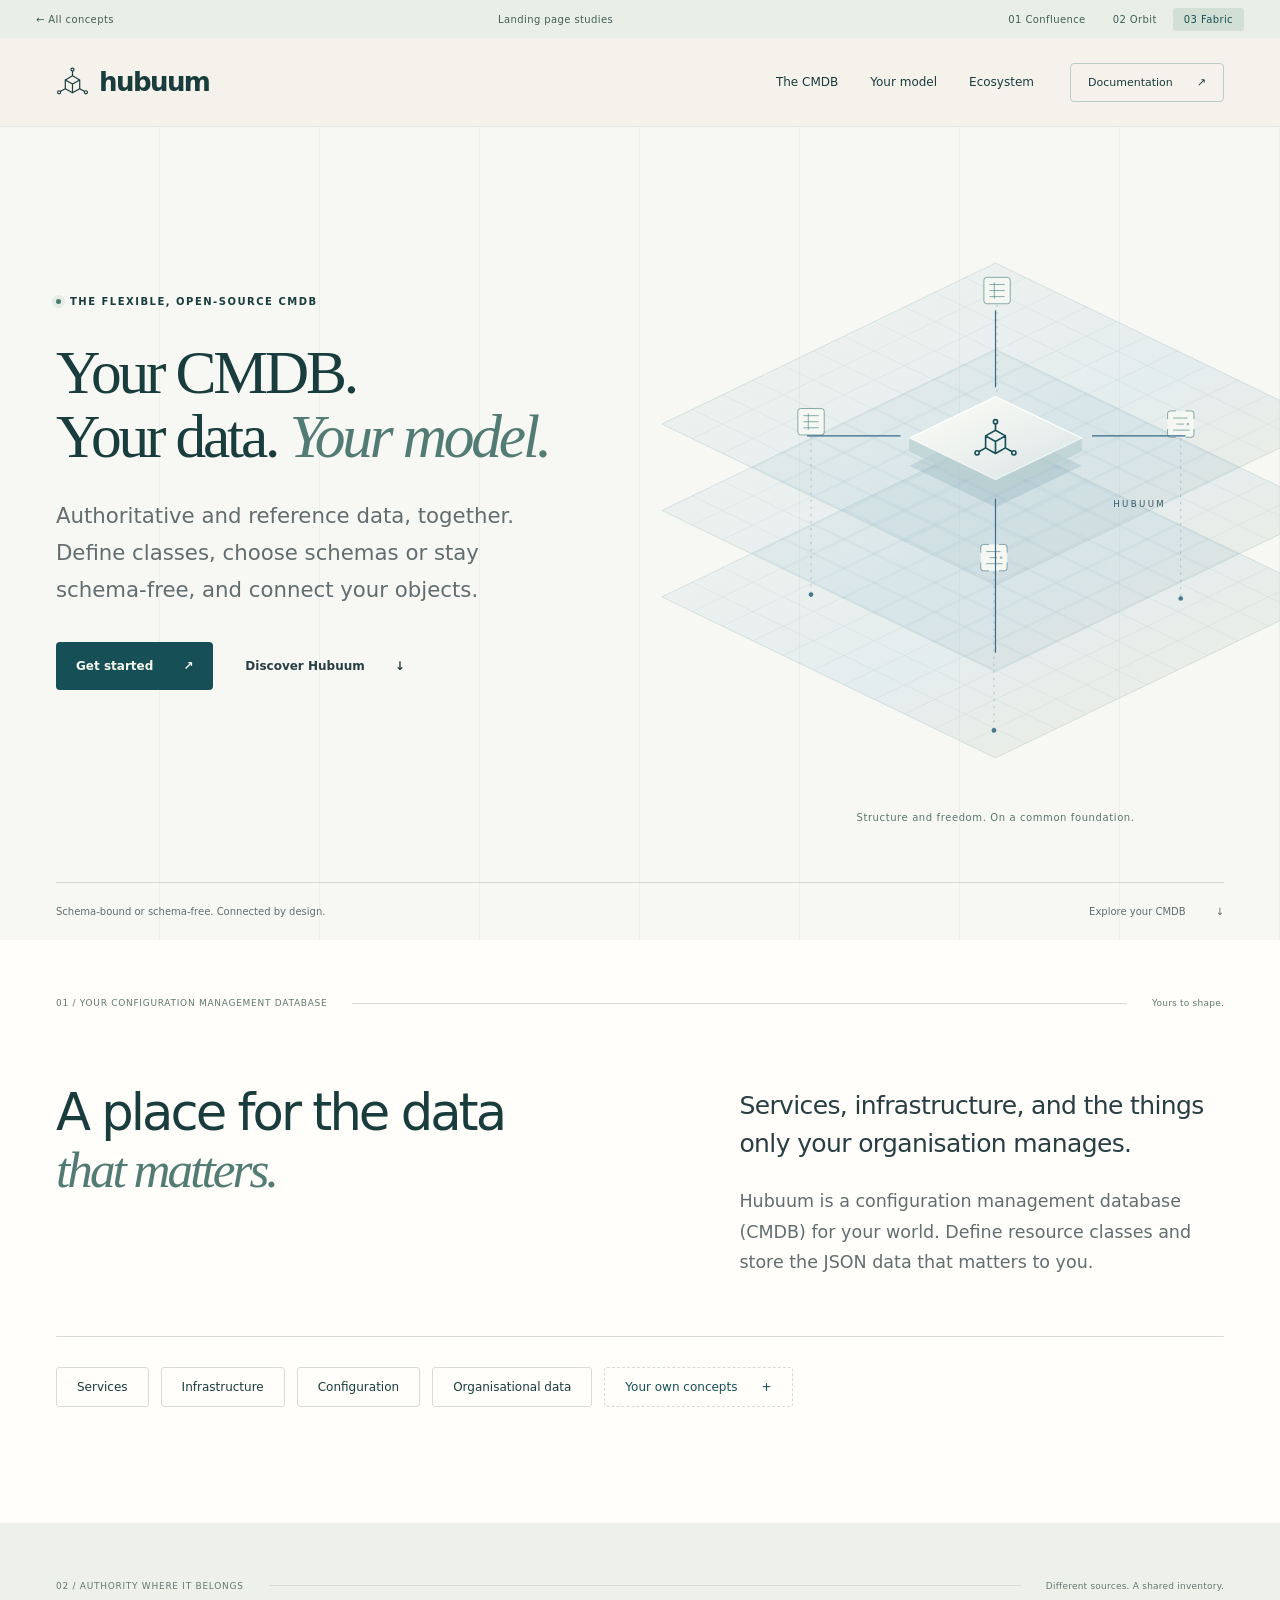
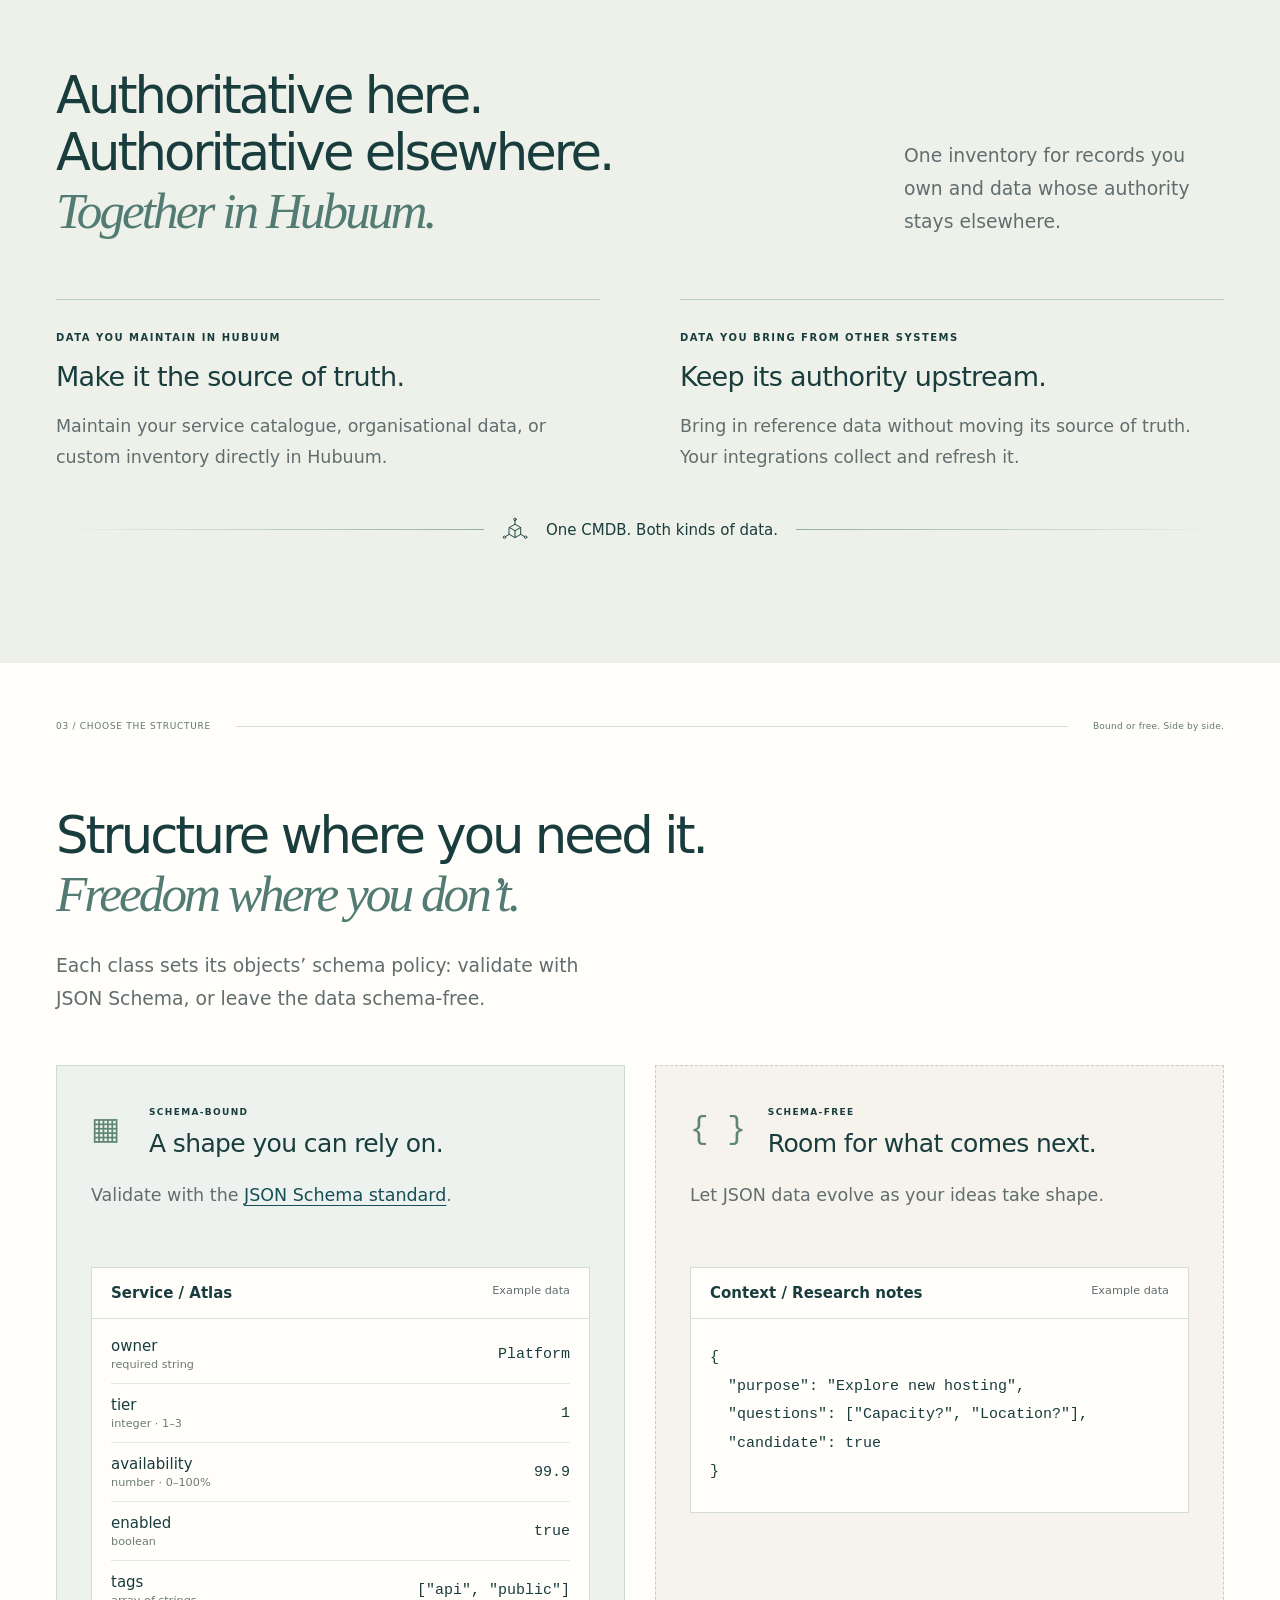
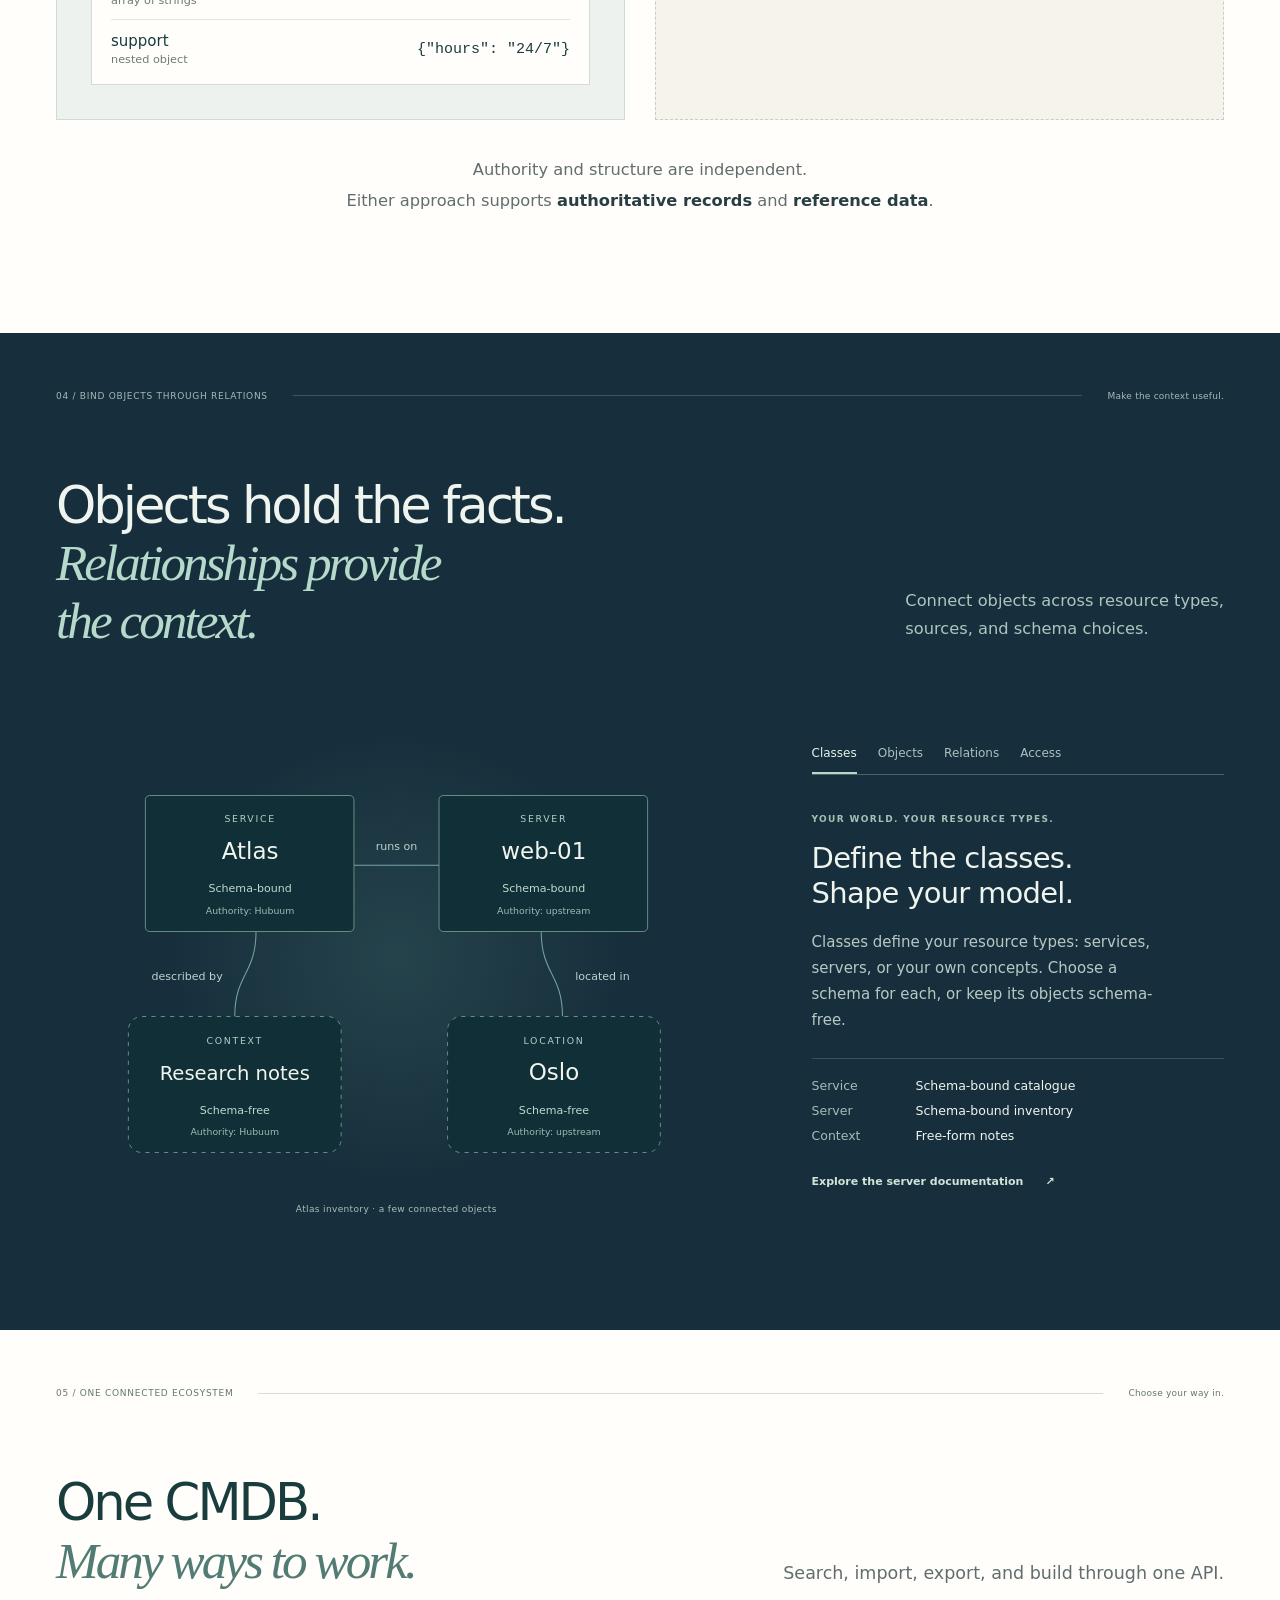
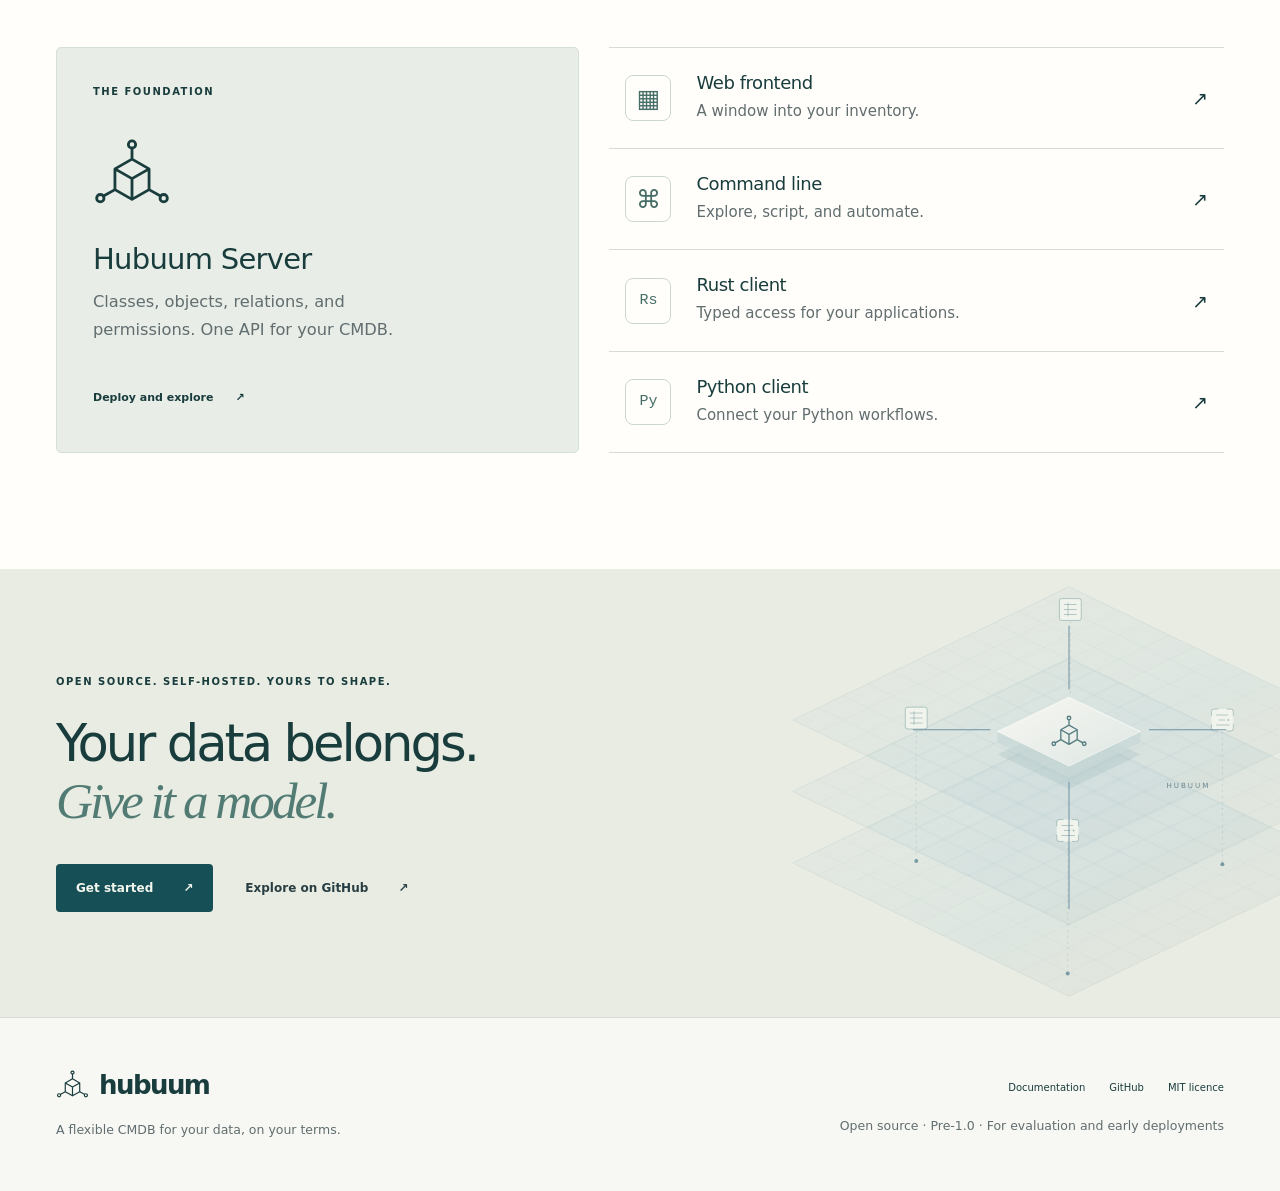
<file: design/fabric.html>
<!doctype html>
<html lang="en">
<head>
  <meta charset="utf-8">
  <meta name="viewport" content="width=device-width, initial-scale=1">
  <meta name="robots" content="noindex, nofollow">
  <meta name="description" content="Hubuum: a flexible, open-source CMDB for authoritative and reference data, schema-bound or schema-free, connected through relations. Fabric design study.">
  <meta name="theme-color" content="#174f57">
  <title>Hubuum — Fabric / Design study 03</title>
  <link rel="icon" href="assets/favicon.svg" type="image/svg+xml">
  <link rel="stylesheet" href="assets/site.css">
  <script src="assets/site.js" defer></script>
</head>
<body class="concept fabric">
  <a class="skip-link" href="#main">Skip to content</a>
  <aside class="review-strip" aria-label="Design review">
    <a href="index.html">← <span>All concepts</span></a>
    <span class="review-label">Landing page studies</span>
    <nav aria-label="Choose a design direction"><a href="confluence.html">01<span> Confluence</span></a><a href="orbit.html">02<span> Orbit</span></a><a href="fabric.html" aria-current="page">03<span> Fabric</span></a></nav>
  </aside>
  <header class="site-header">
    <div class="container header-inner">
      <a class="brand" href="#main" aria-label="Hubuum home"><svg class="brand-mark" viewBox="-32 -35 64 60" aria-hidden="true"><g transform="translate(0 0) scale(1)" fill="none" stroke="currentColor" stroke-width="2.3" stroke-linecap="round" stroke-linejoin="round"><path d="M-14-10 0-18 14-10 14 7 0 15-14 7Z M-14-10 0-2 14-10 M0-2V15 M0-18V-27 M14 7 23 12 M-14 7-23 12"/><circle cx="0" cy="-30" r="3"/><circle cx="26" cy="14" r="3"/><circle cx="-26" cy="14" r="3"/></g></svg><span>hubuum</span></a>
      <nav class="main-nav" aria-label="Main navigation">
        <a href="#idea">The CMDB</a><a href="#structure">Your model</a><a href="#ecosystem">Ecosystem</a>
      </nav>
      <a class="header-cta" href="https://hubuum.github.io/hubuum/">Documentation <span aria-hidden="true">↗</span></a>
    </div>
  </header>
  <main id="main">
    <section class="hero">
      <div class="container hero-inner">
        <div class="hero-copy">
          <p class="eyebrow"><span class="status-dot" aria-hidden="true"></span> The flexible, open-source CMDB</p>
          <h1>Your CMDB.<br>Your data. <em>Your model.</em></h1>
          <p class="hero-description">Authoritative and reference data, together. Define classes, choose schemas or stay schema-free, and connect your objects.</p>
          <div class="actions"><a class="button primary" href="https://hubuum.github.io/get-started/">Get started <span aria-hidden="true">↗</span></a><a class="button quiet" href="#idea">Discover Hubuum <span aria-hidden="true">↓</span></a></div>
        </div>
        <figure class="hero-art"><img src="assets/fabric.svg" alt="Translucent layers connect defined grids and open records. Structure and freedom, on a common foundation." fetchpriority="high"><figcaption>Structure and freedom. On a common foundation.</figcaption></figure>
      </div>
      <div class="container hero-foot"><span>Schema-bound or schema-free. Connected by design.</span><a href="#idea">Explore your CMDB <span aria-hidden="true">↓</span></a></div>
    </section>

    <section class="chapter introduction" id="idea">
      <div class="container">
        <div class="section-label"><span>01 / Your configuration management database</span><span class="section-rule"></span><span>Yours to shape.</span></div>
        <div class="intro-grid">
          <h2>A place for the data<br><em>that matters.</em></h2>
          <div class="section-copy"><p class="lead">Services, infrastructure, and the things only your organisation manages.</p><p>Hubuum is a configuration management database (CMDB) for your world. Define resource classes and store the JSON data that matters to you.</p></div>
        </div>
        <div class="resource-types" aria-label="Examples of resource types you can define"><span>Services</span><span>Infrastructure</span><span>Configuration</span><span>Organisational data</span><span class="custom-type">Your own concepts <span aria-hidden="true">+</span></span></div>
      </div>
    </section>

    <section class="chapter authority-section" id="authority">
      <div class="container">
        <div class="section-label"><span>02 / Authority where it belongs</span><span class="section-rule"></span><span>Different sources. A shared inventory.</span></div>
        <div class="authority-heading"><h2>Authoritative here.<br>Authoritative elsewhere.<br><em>Together in Hubuum.</em></h2><p>One inventory for records you own and data whose authority stays elsewhere.</p></div>
        <div class="authority-grid">
          <article class="authority-card"><span class="eyebrow">Data you maintain in Hubuum</span><h3>Make it the source of truth.</h3><p>Maintain your service catalogue, organisational data, or custom inventory directly in Hubuum.</p></article>
          <article class="authority-card"><span class="eyebrow">Data you bring from other systems</span><h3>Keep its authority upstream.</h3><p>Bring in reference data without moving its source of truth. Your integrations collect and refresh it.</p></article>
        </div>
        <div class="authority-bridge"><span aria-hidden="true"></span><svg class="brand-mark" viewBox="-32 -35 64 60" aria-hidden="true"><g transform="translate(0 0) scale(1)" fill="none" stroke="currentColor" stroke-width="2.3" stroke-linecap="round" stroke-linejoin="round"><path d="M-14-10 0-18 14-10 14 7 0 15-14 7Z M-14-10 0-2 14-10 M0-2V15 M0-18V-27 M14 7 23 12 M-14 7-23 12"/><circle cx="0" cy="-30" r="3"/><circle cx="26" cy="14" r="3"/><circle cx="-26" cy="14" r="3"/></g></svg><strong>One CMDB. Both kinds of data.</strong><span aria-hidden="true"></span></div>
      </div>
    </section>

    <section class="chapter structure-section" id="structure">
      <div class="container">
        <div class="section-label"><span>03 / Choose the structure</span><span class="section-rule"></span><span>Bound or free. Side by side.</span></div>
        <div class="structure-heading"><h2>Structure where you need it.<br><em>Freedom where you don’t.</em></h2><p>Each class sets its objects’ schema policy: validate with JSON Schema, or leave the data schema-free.</p></div>
        <div class="schema-grid">
          <article class="schema-card schema-bound"><div class="schema-card-heading"><span class="schema-glyph" aria-hidden="true">▦</span><div><span class="eyebrow">Schema-bound</span><h3>A shape you can rely on.</h3></div></div><p>Validate with the <a href="https://json-schema.org/specification">JSON Schema standard</a>.</p><div class="record-example"><div class="record-title"><strong>Service / Atlas</strong><span>Example data</span></div><dl><div><dt>owner <span>required string</span></dt><dd>Platform</dd></div><div><dt>tier <span>integer · 1–3</span></dt><dd>1</dd></div><div><dt>availability <span>number · 0–100%</span></dt><dd>99.9</dd></div><div><dt>enabled <span>boolean</span></dt><dd>true</dd></div><div><dt>tags <span>array of strings</span></dt><dd>["api", "public"]</dd></div><div><dt>support <span>nested object</span></dt><dd>{"hours": "24/7"}</dd></div></dl></div></article>
          <article class="schema-card schema-free"><div class="schema-card-heading"><span class="schema-glyph" aria-hidden="true">{ }</span><div><span class="eyebrow">Schema-free</span><h3>Room for what comes next.</h3></div></div><p>Let JSON data evolve as your ideas take shape.</p><div class="record-example"><div class="record-title"><strong>Context / Research notes</strong><span>Example data</span></div><pre><code>{
  "purpose": "Explore new hosting",
  "questions": ["Capacity?", "Location?"],
  "candidate": true
}</code></pre></div></article>
        </div>
        <p class="schema-common">Authority and structure are independent.<br> Either approach supports <strong>authoritative records</strong> and <strong>reference data</strong>.</p>
      </div>
    </section>

    <section class="chapter connection-section" id="connections">
      <div class="container">
        <div class="section-label"><span>04 / Bind objects through relations</span><span class="section-rule"></span><span>Make the context useful.</span></div>
        <div class="connection-heading"><h2>Objects hold the facts.<br><em>Relationships provide<br>the context.</em></h2><p>Connect objects across resource types,<br> sources, and schema choices.</p></div>
        <div class="connection-grid">
          <div class="model-figure"><img src="assets/relationships.svg" loading="lazy" alt="Example: schema-bound service Atlas, authoritative in Hubuum, runs on schema-bound server web-01 from an upstream source. Atlas is described by schema-free research notes owned in Hubuum. The server is located in Oslo, represented by schema-free reference data from upstream."><span class="figure-caption">Atlas inventory · a few connected objects</span></div>
          <div class="model-story">
            <div class="model-tabs" role="tablist" aria-label="Explore the model">
              <button type="button" id="tab-classes" role="tab" aria-controls="panel-classes" aria-selected="true">Classes</button>
              <button type="button" id="tab-model" role="tab" aria-controls="panel-model" aria-selected="false" tabindex="-1">Objects</button>
              <button type="button" id="tab-connect" role="tab" aria-controls="panel-connect" aria-selected="false" tabindex="-1">Relations</button>
              <button type="button" id="tab-use" role="tab" aria-controls="panel-use" aria-selected="false" tabindex="-1">Access</button>
            </div>
            <div id="panel-classes" class="model-panel" role="tabpanel" aria-labelledby="tab-classes" tabindex="0"><span class="eyebrow">Your world. Your resource types.</span><h3>Define the classes.<br>Shape your model.</h3><p>Classes define your resource types: services, servers, or your own concepts. Choose a schema for each, or keep its objects schema-free.</p><div class="example-detail"><span>Service</span><strong>Schema-bound catalogue</strong><span>Server</span><strong>Schema-bound inventory</strong><span>Context</span><strong>Free-form notes</strong></div></div>
            <div id="panel-model" class="model-panel" role="tabpanel" aria-labelledby="tab-model" tabindex="0" hidden><span class="eyebrow">Different content. A common model.</span><h3>A place for every<br>kind of resource.</h3><p>Every object belongs to a class and holds JSON data under its schema policy. Atlas is a Service; web-01 is a Server.</p><div class="example-detail"><span>Service</span><strong>Atlas · schema-bound</strong><span>Context</span><strong>Research notes · schema-free</strong><span>Connection</span><strong>Atlas is described by the notes</strong></div></div>
            <div id="panel-connect" class="model-panel" role="tabpanel" aria-labelledby="tab-connect" tabindex="0" hidden><span class="eyebrow">Facts become context</span><h3>Bring the objects<br>into relation.</h3><p>Class relations connect resource types. Object relations connect instances: Atlas runs on web-01, which is located in Oslo.</p><div class="example-detail"><span>Service</span><strong>Atlas</strong><span>Runs on</span><strong>web-01</strong><span>Located in</span><strong>Oslo</strong></div></div>
            <div id="panel-use" class="model-panel" role="tabpanel" aria-labelledby="tab-use" tabindex="0" hidden><span class="eyebrow">A shared model. Intentional access.</span><h3>Give people the<br>access they need.</h3><p>Organise resources in collections. Group permissions give people and service accounts the access they need.</p><div class="example-detail"><span>Organise</span><strong>Collections</strong><span>People</span><strong>Users and groups</strong><span>Automation</span><strong>Service accounts</strong></div></div>
            <a class="text-link" href="https://hubuum.github.io/hubuum/">Explore the server documentation <span aria-hidden="true">↗</span></a>
          </div>
        </div>
      </div>
    </section>

    <section class="chapter ecosystem-section" id="ecosystem">
      <div class="container">
        <div class="section-label"><span>05 / One connected ecosystem</span><span class="section-rule"></span><span>Choose your way in.</span></div>
        <div class="ecosystem-heading"><h2>One CMDB.<br><em>Many ways to work.</em></h2><p>Search, import, export, and build through one API.</p></div>
        <div class="ecosystem-grid">
          <a class="ecosystem-server" href="https://hubuum.github.io/hubuum/"><span class="eyebrow">The foundation</span><svg class="brand-mark" viewBox="-32 -35 64 60" aria-hidden="true"><g transform="translate(0 0) scale(1)" fill="none" stroke="currentColor" stroke-width="2.3" stroke-linecap="round" stroke-linejoin="round"><path d="M-14-10 0-18 14-10 14 7 0 15-14 7Z M-14-10 0-2 14-10 M0-2V15 M0-18V-27 M14 7 23 12 M-14 7-23 12"/><circle cx="0" cy="-30" r="3"/><circle cx="26" cy="14" r="3"/><circle cx="-26" cy="14" r="3"/></g></svg><h3>Hubuum Server</h3><p>Classes, objects, relations, and permissions. One API for your CMDB.</p><span class="text-link">Deploy and explore <span aria-hidden="true">↗</span></span></a>
          <div class="ecosystem-tools">
            <a href="https://hubuum.github.io/hubuum-frontend/"><span class="tool-icon" aria-hidden="true">▦</span><div><h3>Web frontend</h3><p>A window into your inventory.</p></div><span aria-hidden="true">↗</span></a>
            <a href="https://hubuum.github.io/hubuum-cli/"><span class="tool-icon" aria-hidden="true">⌘</span><div><h3>Command line</h3><p>Explore, script, and automate.</p></div><span aria-hidden="true">↗</span></a>
            <a href="https://hubuum.github.io/hubuum-client-rust/"><span class="tool-icon code-icon" aria-hidden="true">Rs</span><div><h3>Rust client</h3><p>Typed access for your applications.</p></div><span aria-hidden="true">↗</span></a>
            <a href="https://hubuum.github.io/hubuum-client-python/"><span class="tool-icon code-icon" aria-hidden="true">Py</span><div><h3>Python client</h3><p>Connect your Python workflows.</p></div><span aria-hidden="true">↗</span></a>
          </div>
        </div>
      </div>
    </section>

    <section class="closing">
      <div class="container closing-inner"><div><p class="eyebrow">Open source. Self-hosted. Yours to shape.</p><h2>Your data belongs.<br><em>Give it a model.</em></h2><div class="actions"><a class="button primary" href="https://hubuum.github.io/get-started/">Get started <span aria-hidden="true">↗</span></a><a class="button quiet" href="https://github.com/hubuum/hubuum">Explore on GitHub <span aria-hidden="true">↗</span></a></div></div><img src="assets/fabric.svg" loading="lazy" alt="" class="closing-art"></div>
    </section>
  </main>
  <footer class="site-footer"><div class="container footer-inner"><div><a class="brand" href="#main"><svg class="brand-mark" viewBox="-32 -35 64 60" aria-hidden="true"><g transform="translate(0 0) scale(1)" fill="none" stroke="currentColor" stroke-width="2.3" stroke-linecap="round" stroke-linejoin="round"><path d="M-14-10 0-18 14-10 14 7 0 15-14 7Z M-14-10 0-2 14-10 M0-2V15 M0-18V-27 M14 7 23 12 M-14 7-23 12"/><circle cx="0" cy="-30" r="3"/><circle cx="26" cy="14" r="3"/><circle cx="-26" cy="14" r="3"/></g></svg><span>hubuum</span></a><p>A flexible CMDB for your data, on your terms.</p></div><div class="footer-meta"><nav aria-label="Footer"><a href="https://hubuum.github.io/hubuum/">Documentation</a><a href="https://github.com/hubuum">GitHub</a><a href="https://github.com/hubuum/hubuum/blob/main/LICENSE">MIT licence</a></nav><p>Open source · Pre-1.0 · For evaluation and early deployments</p></div></div></footer>
</body>
</html>
</file>
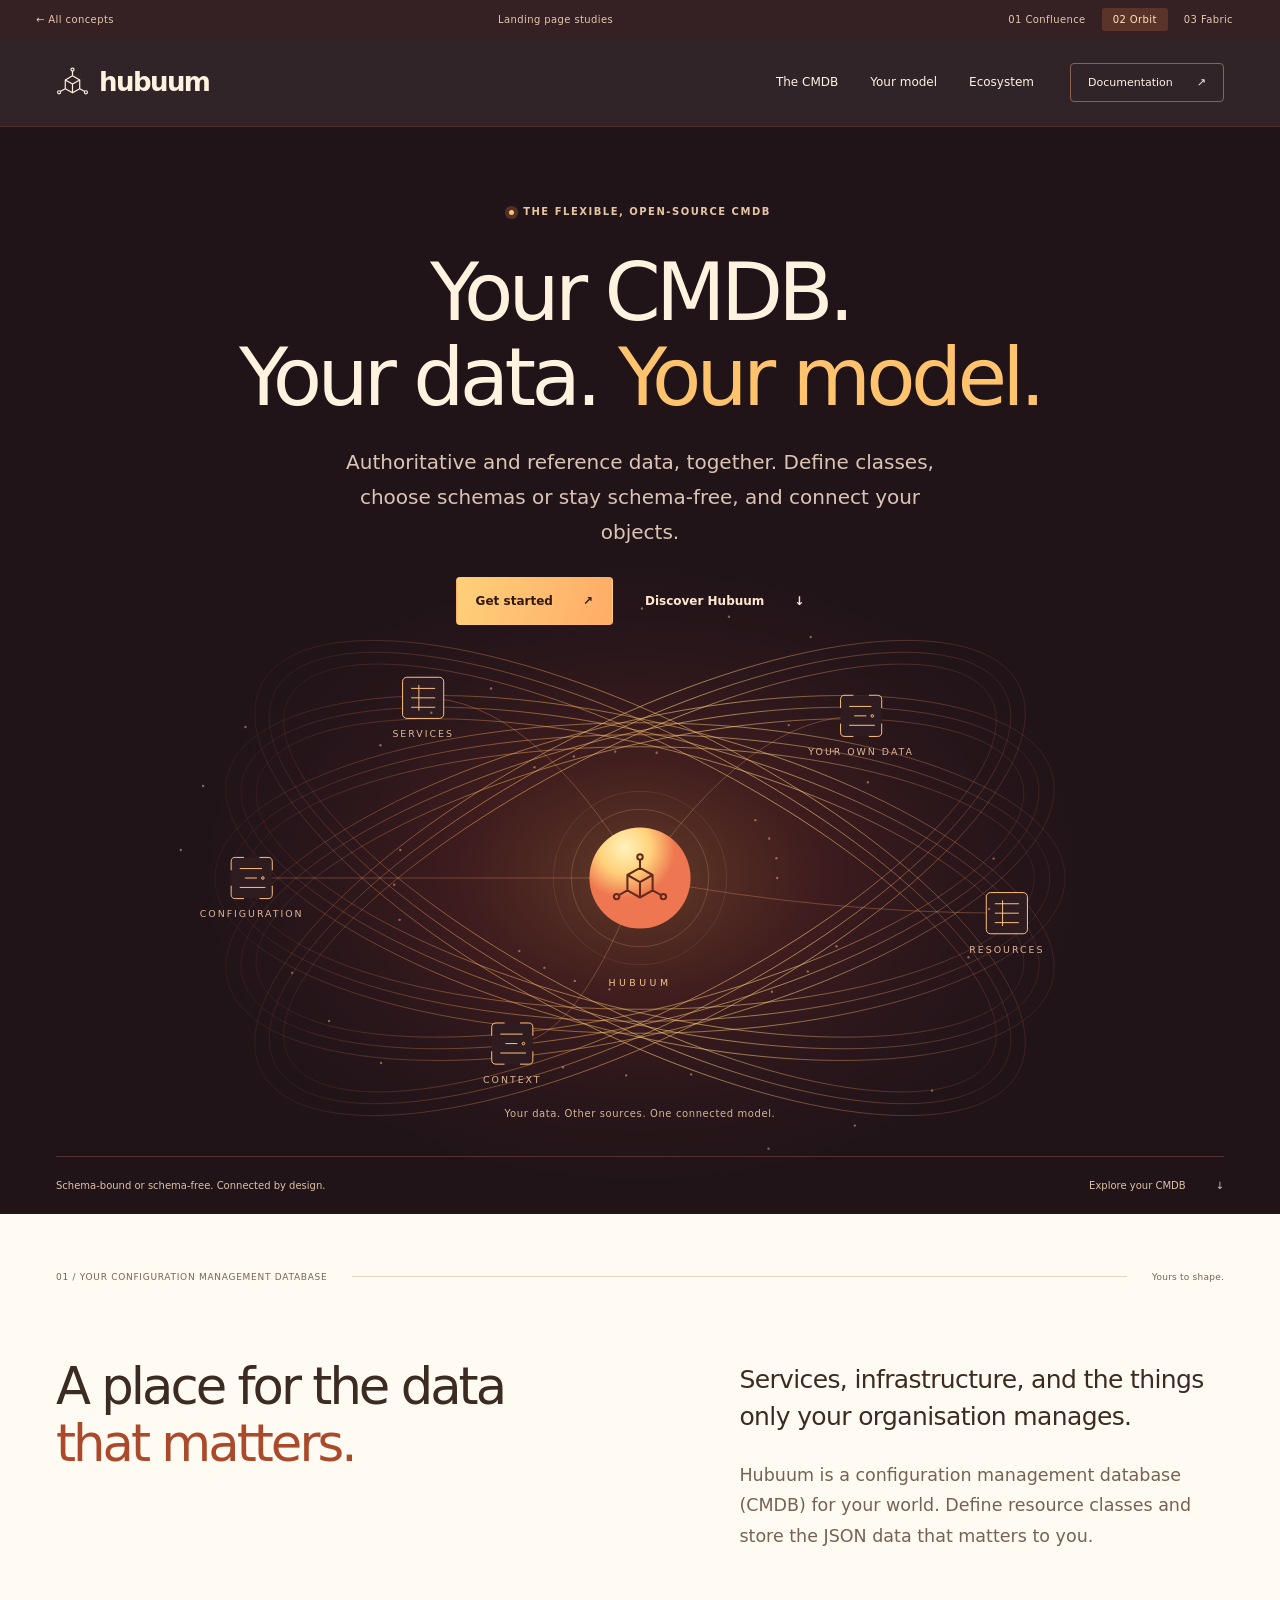
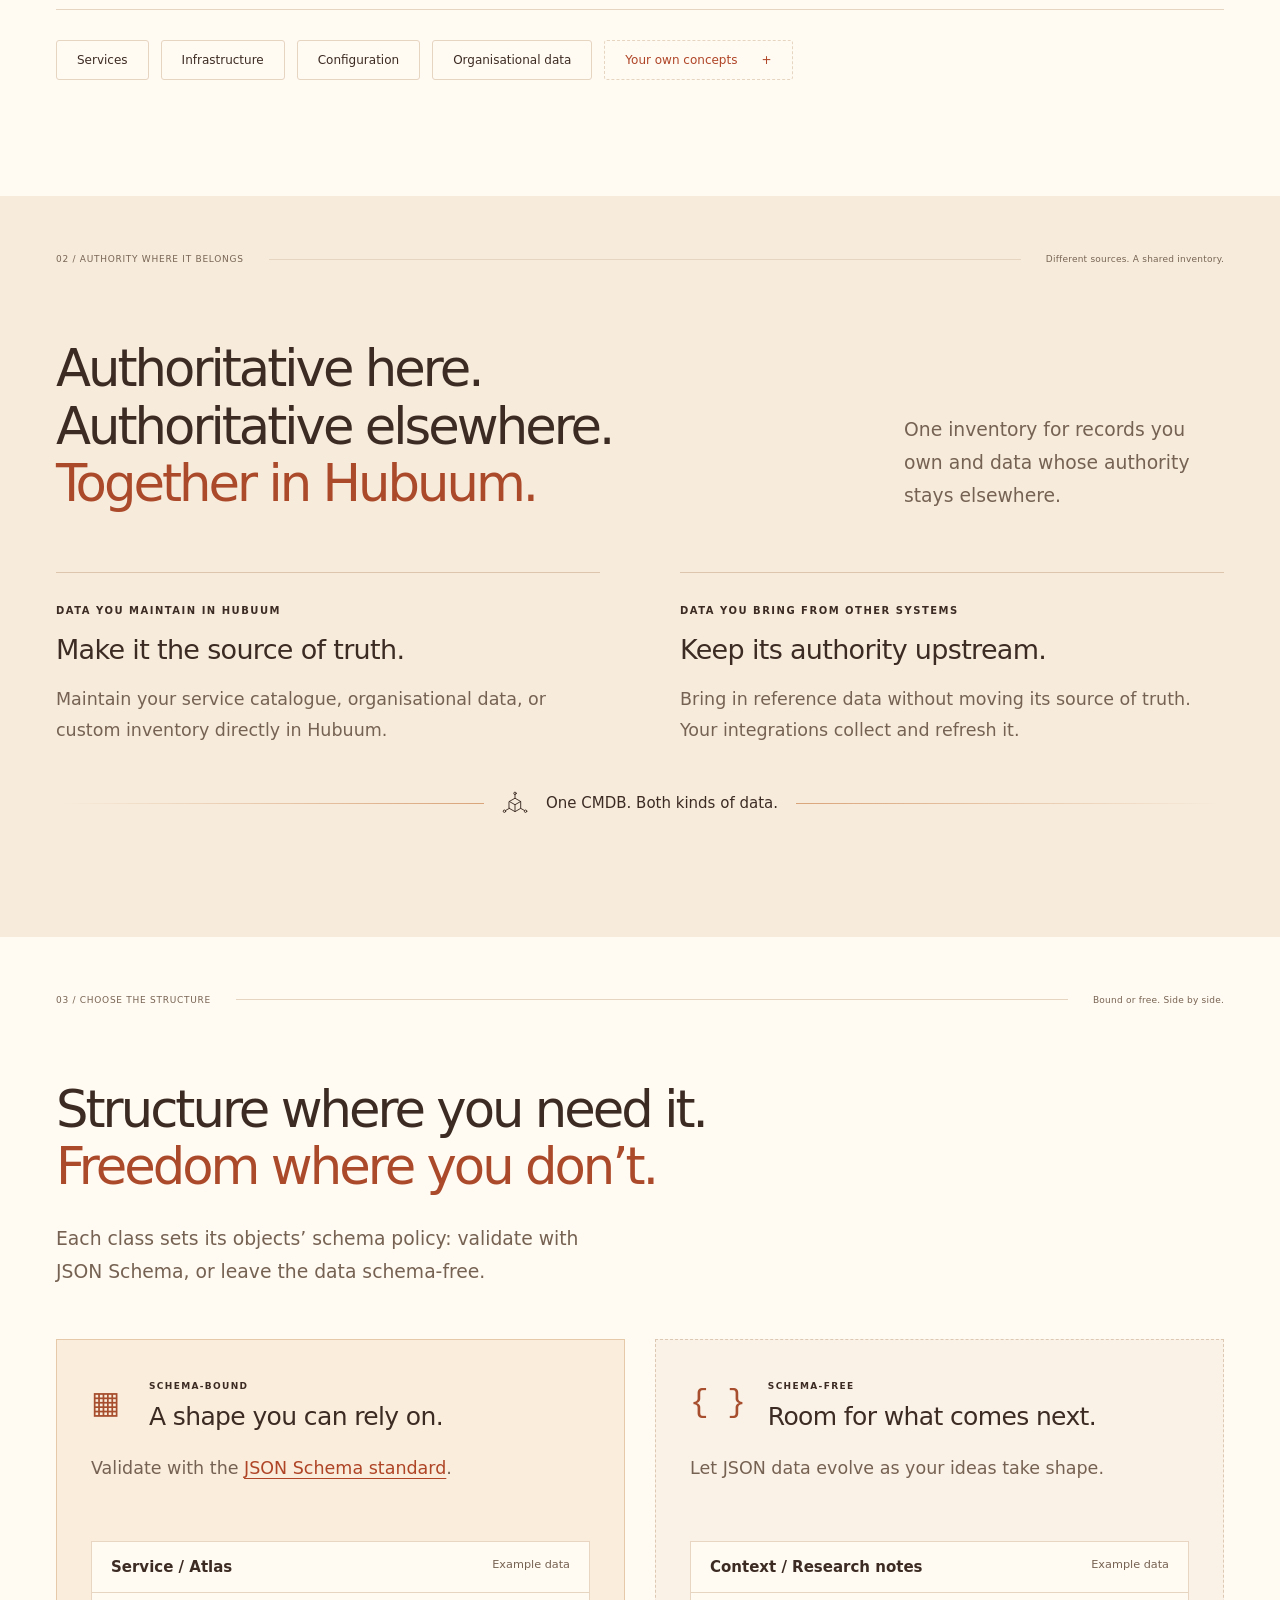
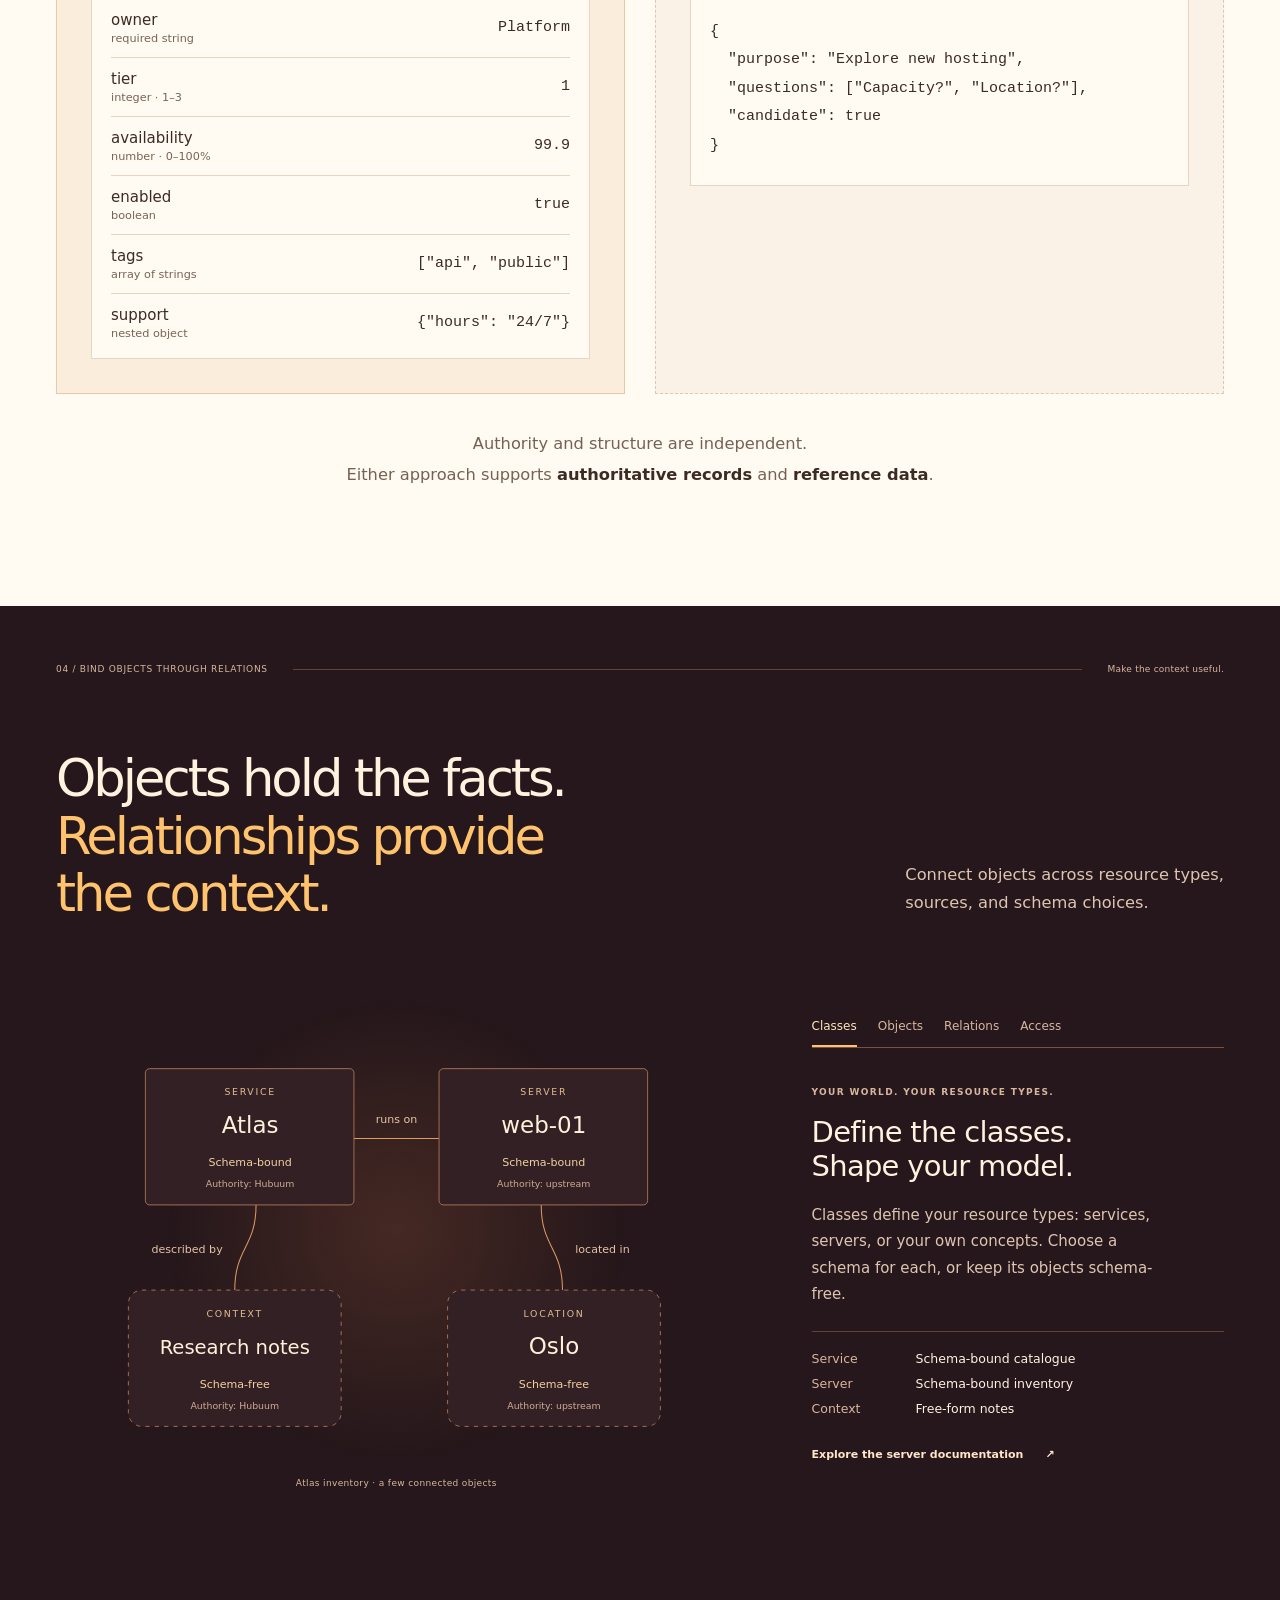
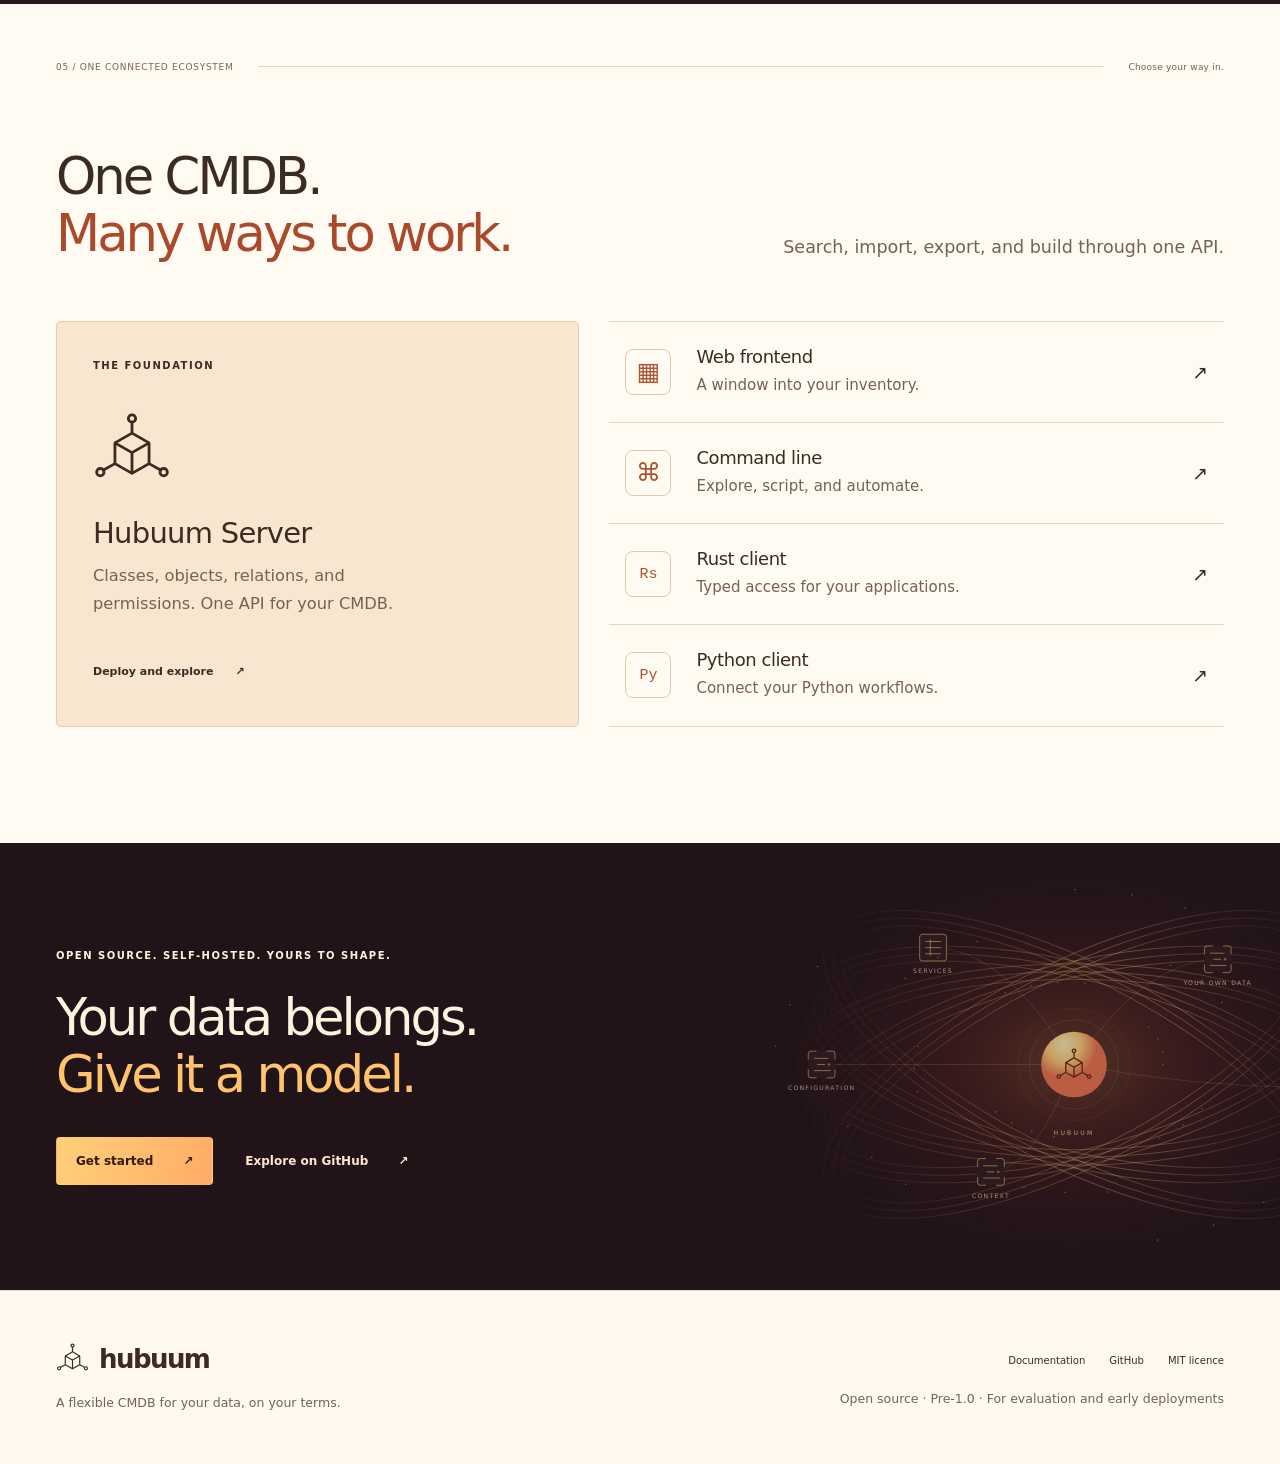
<file: design/orbit.html>
<!doctype html>
<html lang="en">
<head>
  <meta charset="utf-8">
  <meta name="viewport" content="width=device-width, initial-scale=1">
  <meta name="robots" content="noindex, nofollow">
  <meta name="description" content="Hubuum: a flexible, open-source CMDB for authoritative and reference data, schema-bound or schema-free, connected through relations. Orbit design study.">
  <meta name="theme-color" content="#211419">
  <title>Hubuum — Orbit / Design study 02</title>
  <link rel="icon" href="assets/favicon-orbit.svg" type="image/svg+xml">
  <link rel="stylesheet" href="assets/site.css">
  <script src="assets/site.js" defer></script>
</head>
<body class="concept orbit">
  <a class="skip-link" href="#main">Skip to content</a>
  <aside class="review-strip" aria-label="Design review">
    <a href="index.html">← <span>All concepts</span></a>
    <span class="review-label">Landing page studies</span>
    <nav aria-label="Choose a design direction"><a href="confluence.html">01<span> Confluence</span></a><a href="orbit.html" aria-current="page">02<span> Orbit</span></a><a href="fabric.html">03<span> Fabric</span></a></nav>
  </aside>
  <header class="site-header">
    <div class="container header-inner">
      <a class="brand" href="#main" aria-label="Hubuum home"><svg class="brand-mark" viewBox="-32 -35 64 60" aria-hidden="true"><g transform="translate(0 0) scale(1)" fill="none" stroke="currentColor" stroke-width="2.3" stroke-linecap="round" stroke-linejoin="round"><path d="M-14-10 0-18 14-10 14 7 0 15-14 7Z M-14-10 0-2 14-10 M0-2V15 M0-18V-27 M14 7 23 12 M-14 7-23 12"/><circle cx="0" cy="-30" r="3"/><circle cx="26" cy="14" r="3"/><circle cx="-26" cy="14" r="3"/></g></svg><span>hubuum</span></a>
      <nav class="main-nav" aria-label="Main navigation">
        <a href="#idea">The CMDB</a><a href="#structure">Your model</a><a href="#ecosystem">Ecosystem</a>
      </nav>
      <a class="header-cta" href="https://hubuum.github.io/hubuum/">Documentation <span aria-hidden="true">↗</span></a>
    </div>
  </header>
  <main id="main">
    <section class="hero">
      <div class="container hero-inner">
        <div class="hero-copy">
          <p class="eyebrow"><span class="status-dot" aria-hidden="true"></span> The flexible, open-source CMDB</p>
          <h1>Your CMDB.<br>Your data. <em>Your model.</em></h1>
          <p class="hero-description">Authoritative and reference data, together. Define classes, choose schemas or stay schema-free, and connect your objects.</p>
          <div class="actions"><a class="button primary" href="https://hubuum.github.io/get-started/">Get started <span aria-hidden="true">↗</span></a><a class="button quiet" href="#idea">Discover Hubuum <span aria-hidden="true">↓</span></a></div>
        </div>
        <figure class="hero-art"><img src="assets/orbit.svg" alt="A luminous hub connects records from different sources. One CMDB at the centre of your world." fetchpriority="high"><figcaption>Your data. Other sources. One connected model.</figcaption></figure>
      </div>
      <div class="container hero-foot"><span>Schema-bound or schema-free. Connected by design.</span><a href="#idea">Explore your CMDB <span aria-hidden="true">↓</span></a></div>
    </section>

    <section class="chapter introduction" id="idea">
      <div class="container">
        <div class="section-label"><span>01 / Your configuration management database</span><span class="section-rule"></span><span>Yours to shape.</span></div>
        <div class="intro-grid">
          <h2>A place for the data<br><em>that matters.</em></h2>
          <div class="section-copy"><p class="lead">Services, infrastructure, and the things only your organisation manages.</p><p>Hubuum is a configuration management database (CMDB) for your world. Define resource classes and store the JSON data that matters to you.</p></div>
        </div>
        <div class="resource-types" aria-label="Examples of resource types you can define"><span>Services</span><span>Infrastructure</span><span>Configuration</span><span>Organisational data</span><span class="custom-type">Your own concepts <span aria-hidden="true">+</span></span></div>
      </div>
    </section>

    <section class="chapter authority-section" id="authority">
      <div class="container">
        <div class="section-label"><span>02 / Authority where it belongs</span><span class="section-rule"></span><span>Different sources. A shared inventory.</span></div>
        <div class="authority-heading"><h2>Authoritative here.<br>Authoritative elsewhere.<br><em>Together in Hubuum.</em></h2><p>One inventory for records you own and data whose authority stays elsewhere.</p></div>
        <div class="authority-grid">
          <article class="authority-card"><span class="eyebrow">Data you maintain in Hubuum</span><h3>Make it the source of truth.</h3><p>Maintain your service catalogue, organisational data, or custom inventory directly in Hubuum.</p></article>
          <article class="authority-card"><span class="eyebrow">Data you bring from other systems</span><h3>Keep its authority upstream.</h3><p>Bring in reference data without moving its source of truth. Your integrations collect and refresh it.</p></article>
        </div>
        <div class="authority-bridge"><span aria-hidden="true"></span><svg class="brand-mark" viewBox="-32 -35 64 60" aria-hidden="true"><g transform="translate(0 0) scale(1)" fill="none" stroke="currentColor" stroke-width="2.3" stroke-linecap="round" stroke-linejoin="round"><path d="M-14-10 0-18 14-10 14 7 0 15-14 7Z M-14-10 0-2 14-10 M0-2V15 M0-18V-27 M14 7 23 12 M-14 7-23 12"/><circle cx="0" cy="-30" r="3"/><circle cx="26" cy="14" r="3"/><circle cx="-26" cy="14" r="3"/></g></svg><strong>One CMDB. Both kinds of data.</strong><span aria-hidden="true"></span></div>
      </div>
    </section>

    <section class="chapter structure-section" id="structure">
      <div class="container">
        <div class="section-label"><span>03 / Choose the structure</span><span class="section-rule"></span><span>Bound or free. Side by side.</span></div>
        <div class="structure-heading"><h2>Structure where you need it.<br><em>Freedom where you don’t.</em></h2><p>Each class sets its objects’ schema policy: validate with JSON Schema, or leave the data schema-free.</p></div>
        <div class="schema-grid">
          <article class="schema-card schema-bound"><div class="schema-card-heading"><span class="schema-glyph" aria-hidden="true">▦</span><div><span class="eyebrow">Schema-bound</span><h3>A shape you can rely on.</h3></div></div><p>Validate with the <a href="https://json-schema.org/specification">JSON Schema standard</a>.</p><div class="record-example"><div class="record-title"><strong>Service / Atlas</strong><span>Example data</span></div><dl><div><dt>owner <span>required string</span></dt><dd>Platform</dd></div><div><dt>tier <span>integer · 1–3</span></dt><dd>1</dd></div><div><dt>availability <span>number · 0–100%</span></dt><dd>99.9</dd></div><div><dt>enabled <span>boolean</span></dt><dd>true</dd></div><div><dt>tags <span>array of strings</span></dt><dd>["api", "public"]</dd></div><div><dt>support <span>nested object</span></dt><dd>{"hours": "24/7"}</dd></div></dl></div></article>
          <article class="schema-card schema-free"><div class="schema-card-heading"><span class="schema-glyph" aria-hidden="true">{ }</span><div><span class="eyebrow">Schema-free</span><h3>Room for what comes next.</h3></div></div><p>Let JSON data evolve as your ideas take shape.</p><div class="record-example"><div class="record-title"><strong>Context / Research notes</strong><span>Example data</span></div><pre><code>{
  "purpose": "Explore new hosting",
  "questions": ["Capacity?", "Location?"],
  "candidate": true
}</code></pre></div></article>
        </div>
        <p class="schema-common">Authority and structure are independent.<br> Either approach supports <strong>authoritative records</strong> and <strong>reference data</strong>.</p>
      </div>
    </section>

    <section class="chapter connection-section" id="connections">
      <div class="container">
        <div class="section-label"><span>04 / Bind objects through relations</span><span class="section-rule"></span><span>Make the context useful.</span></div>
        <div class="connection-heading"><h2>Objects hold the facts.<br><em>Relationships provide<br>the context.</em></h2><p>Connect objects across resource types,<br> sources, and schema choices.</p></div>
        <div class="connection-grid">
          <div class="model-figure"><img src="assets/relationships-orbit.svg" loading="lazy" alt="Example: schema-bound service Atlas, authoritative in Hubuum, runs on schema-bound server web-01 from an upstream source. Atlas is described by schema-free research notes owned in Hubuum. The server is located in Oslo, represented by schema-free reference data from upstream."><span class="figure-caption">Atlas inventory · a few connected objects</span></div>
          <div class="model-story">
            <div class="model-tabs" role="tablist" aria-label="Explore the model">
              <button type="button" id="tab-classes" role="tab" aria-controls="panel-classes" aria-selected="true">Classes</button>
              <button type="button" id="tab-model" role="tab" aria-controls="panel-model" aria-selected="false" tabindex="-1">Objects</button>
              <button type="button" id="tab-connect" role="tab" aria-controls="panel-connect" aria-selected="false" tabindex="-1">Relations</button>
              <button type="button" id="tab-use" role="tab" aria-controls="panel-use" aria-selected="false" tabindex="-1">Access</button>
            </div>
            <div id="panel-classes" class="model-panel" role="tabpanel" aria-labelledby="tab-classes" tabindex="0"><span class="eyebrow">Your world. Your resource types.</span><h3>Define the classes.<br>Shape your model.</h3><p>Classes define your resource types: services, servers, or your own concepts. Choose a schema for each, or keep its objects schema-free.</p><div class="example-detail"><span>Service</span><strong>Schema-bound catalogue</strong><span>Server</span><strong>Schema-bound inventory</strong><span>Context</span><strong>Free-form notes</strong></div></div>
            <div id="panel-model" class="model-panel" role="tabpanel" aria-labelledby="tab-model" tabindex="0" hidden><span class="eyebrow">Different content. A common model.</span><h3>A place for every<br>kind of resource.</h3><p>Every object belongs to a class and holds JSON data under its schema policy. Atlas is a Service; web-01 is a Server.</p><div class="example-detail"><span>Service</span><strong>Atlas · schema-bound</strong><span>Context</span><strong>Research notes · schema-free</strong><span>Connection</span><strong>Atlas is described by the notes</strong></div></div>
            <div id="panel-connect" class="model-panel" role="tabpanel" aria-labelledby="tab-connect" tabindex="0" hidden><span class="eyebrow">Facts become context</span><h3>Bring the objects<br>into relation.</h3><p>Class relations connect resource types. Object relations connect instances: Atlas runs on web-01, which is located in Oslo.</p><div class="example-detail"><span>Service</span><strong>Atlas</strong><span>Runs on</span><strong>web-01</strong><span>Located in</span><strong>Oslo</strong></div></div>
            <div id="panel-use" class="model-panel" role="tabpanel" aria-labelledby="tab-use" tabindex="0" hidden><span class="eyebrow">A shared model. Intentional access.</span><h3>Give people the<br>access they need.</h3><p>Organise resources in collections. Group permissions give people and service accounts the access they need.</p><div class="example-detail"><span>Organise</span><strong>Collections</strong><span>People</span><strong>Users and groups</strong><span>Automation</span><strong>Service accounts</strong></div></div>
            <a class="text-link" href="https://hubuum.github.io/hubuum/">Explore the server documentation <span aria-hidden="true">↗</span></a>
          </div>
        </div>
      </div>
    </section>

    <section class="chapter ecosystem-section" id="ecosystem">
      <div class="container">
        <div class="section-label"><span>05 / One connected ecosystem</span><span class="section-rule"></span><span>Choose your way in.</span></div>
        <div class="ecosystem-heading"><h2>One CMDB.<br><em>Many ways to work.</em></h2><p>Search, import, export, and build through one API.</p></div>
        <div class="ecosystem-grid">
          <a class="ecosystem-server" href="https://hubuum.github.io/hubuum/"><span class="eyebrow">The foundation</span><svg class="brand-mark" viewBox="-32 -35 64 60" aria-hidden="true"><g transform="translate(0 0) scale(1)" fill="none" stroke="currentColor" stroke-width="2.3" stroke-linecap="round" stroke-linejoin="round"><path d="M-14-10 0-18 14-10 14 7 0 15-14 7Z M-14-10 0-2 14-10 M0-2V15 M0-18V-27 M14 7 23 12 M-14 7-23 12"/><circle cx="0" cy="-30" r="3"/><circle cx="26" cy="14" r="3"/><circle cx="-26" cy="14" r="3"/></g></svg><h3>Hubuum Server</h3><p>Classes, objects, relations, and permissions. One API for your CMDB.</p><span class="text-link">Deploy and explore <span aria-hidden="true">↗</span></span></a>
          <div class="ecosystem-tools">
            <a href="https://hubuum.github.io/hubuum-frontend/"><span class="tool-icon" aria-hidden="true">▦</span><div><h3>Web frontend</h3><p>A window into your inventory.</p></div><span aria-hidden="true">↗</span></a>
            <a href="https://hubuum.github.io/hubuum-cli/"><span class="tool-icon" aria-hidden="true">⌘</span><div><h3>Command line</h3><p>Explore, script, and automate.</p></div><span aria-hidden="true">↗</span></a>
            <a href="https://hubuum.github.io/hubuum-client-rust/"><span class="tool-icon code-icon" aria-hidden="true">Rs</span><div><h3>Rust client</h3><p>Typed access for your applications.</p></div><span aria-hidden="true">↗</span></a>
            <a href="https://hubuum.github.io/hubuum-client-python/"><span class="tool-icon code-icon" aria-hidden="true">Py</span><div><h3>Python client</h3><p>Connect your Python workflows.</p></div><span aria-hidden="true">↗</span></a>
          </div>
        </div>
      </div>
    </section>

    <section class="closing">
      <div class="container closing-inner"><div><p class="eyebrow">Open source. Self-hosted. Yours to shape.</p><h2>Your data belongs.<br><em>Give it a model.</em></h2><div class="actions"><a class="button primary" href="https://hubuum.github.io/get-started/">Get started <span aria-hidden="true">↗</span></a><a class="button quiet" href="https://github.com/hubuum/hubuum">Explore on GitHub <span aria-hidden="true">↗</span></a></div></div><img src="assets/orbit.svg" loading="lazy" alt="" class="closing-art"></div>
    </section>
  </main>
  <footer class="site-footer"><div class="container footer-inner"><div><a class="brand" href="#main"><svg class="brand-mark" viewBox="-32 -35 64 60" aria-hidden="true"><g transform="translate(0 0) scale(1)" fill="none" stroke="currentColor" stroke-width="2.3" stroke-linecap="round" stroke-linejoin="round"><path d="M-14-10 0-18 14-10 14 7 0 15-14 7Z M-14-10 0-2 14-10 M0-2V15 M0-18V-27 M14 7 23 12 M-14 7-23 12"/><circle cx="0" cy="-30" r="3"/><circle cx="26" cy="14" r="3"/><circle cx="-26" cy="14" r="3"/></g></svg><span>hubuum</span></a><p>A flexible CMDB for your data, on your terms.</p></div><div class="footer-meta"><nav aria-label="Footer"><a href="https://hubuum.github.io/hubuum/">Documentation</a><a href="https://github.com/hubuum">GitHub</a><a href="https://github.com/hubuum/hubuum/blob/main/LICENSE">MIT licence</a></nav><p>Open source · Pre-1.0 · For evaluation and early deployments</p></div></div></footer>
</body>
</html>
</file>
<file: design/assets/site.css>
/* Shared by every study. The font stack and primary teal follow the pinned
   hubuum/.github docs-tooling/theme/assets/stylesheets/extra.css foundation.
   Study-specific presentation stays here until a direction is selected. */
:root {
  --body-text-scale: 1.25;
  --font: system-ui, -apple-system, BlinkMacSystemFont, "Segoe UI", sans-serif;
  --ink: #193c3d;
  --muted: #5c6e6c;
  --accent: #174f57;
  --paper: #f7f8f4;
  --line: #d6dfd8;
  --dark: #102d35;
  --light-ink: #eff5ee;
  --highlight: #b5dacc;
  color-scheme: light;
  font-family: var(--font);
  color: var(--ink);
  background: var(--paper);
  font-synthesis: none;
}
* { box-sizing: border-box; }
html { scroll-behavior: smooth; scroll-padding-top: 110px; }
body { margin: 0; -webkit-font-smoothing: antialiased; }
img, svg { display: block; max-width: 100%; }
img { height: auto; }
a { color: inherit; text-decoration: none; }
button { font: inherit; }
button, a { -webkit-tap-highlight-color: transparent; }
a, button { touch-action: manipulation; }
:focus-visible { outline: 2px solid #9d6c24; outline-offset: 6px; border-radius: 2px; }
h1, h2, h3, p, figure { margin: 0; }
h1, h2, h3 { font-weight: 500; }
h1, h2 { letter-spacing: -.058em; }
h2 { font-size: clamp(2.5rem, 4vw, 3.75rem); line-height: 1.12; }
h3 { letter-spacing: -.025em; }
em { font-style: normal; color: #527b74; }
p { line-height: 1.75; }
[hidden] { display: none !important; }
.container { width: min(1240px, calc(100% - 112px)); margin-inline: auto; }
.skip-link { position: fixed; top: 8px; left: 12px; padding: 14px 20px; background: white; color: #174f57; z-index: 100; transform: translateY(-150%); }
.skip-link:focus { transform: none; }
.eyebrow { font-size: 10px; font-weight: 650; line-height: 1.6; letter-spacing: .15em; text-transform: uppercase; }
.review-strip { min-height: 38px; display: flex; align-items: center; justify-content: space-between; gap: 16px; padding: 0 36px; color: #435d59; background: #e9eeE7; font-size: 10px; letter-spacing: .04em; }
.review-strip > a { padding: 10px 0; }
.review-strip nav { display: flex; gap: 5px; }
.review-strip nav a { padding: 6px 11px; border-radius: 3px; }
.review-strip nav a[aria-current] { background: #d2dfd4; color: #174f57; }
.review-strip a:hover { color: #0b272c; text-decoration: underline; }
.site-header { position: sticky; top: 0; z-index: 20; background: #f7f8f4ed; backdrop-filter: blur(18px); border-bottom: 1px solid #cedad56b; }
.header-inner { height: 88px; display: flex; align-items: center; justify-content: space-between; gap: 36px; }
.brand { display: inline-flex; align-items: center; gap: 10px; flex-shrink: 0; }
.brand span { font-size: 26px; letter-spacing: -.06em; font-weight: 650; }
.brand-mark { width: 33px; height: 35px; flex-shrink: 0; }
.main-nav { display: flex; align-items: center; gap: 32px; margin-left: auto; font-size: 12px; }
.main-nav a, .footer-meta a { padding-block: 10px; }
.main-nav a:hover, .footer-meta a:hover { text-decoration: underline; text-underline-offset: 5px; }
.header-cta { display: inline-flex; gap: 24px; align-items: center; padding: 12px 17px; font-size: 11px; border: 1px solid #bccdC5; border-radius: 4px; }
.header-cta:hover { background: #e7eee6; }
.hero { position: relative; overflow: clip; }
.hero-inner { min-height: 700px; display: flex; align-items: center; position: relative; padding-block: 90px 115px; }
.hero-copy { position: relative; z-index: 2; width: 660px; max-width: 64%; }
.hero .eyebrow { display: flex; align-items: center; gap: 9px; margin-bottom: 30px; }
.status-dot { display: inline-block; width: 5px; height: 5px; border-radius: 50%; background: #447c70; box-shadow: 0 0 0 4px #e4ece3; }
h1 { font-size: clamp(3.4rem, 5.4vw, 5.2rem); line-height: 1.055; }
.hero h1 em { display: inline-block; }
.hero-description { max-width: 460px; margin-top: 28px; font-size: calc(17px * var(--body-text-scale)); color: var(--muted); }
.actions { display: flex; flex-wrap: wrap; align-items: center; gap: 12px; margin-top: 34px; }
.button { min-height: 48px; display: inline-flex; align-items: center; justify-content: space-between; gap: 30px; padding: 13px 19px; font-size: 12px; font-weight: 550; border: 1px solid transparent; border-radius: 4px; transition: background .2s, transform .2s; }
.button.primary { color: #f4f7ed; background: var(--accent); }
.button.primary:hover { background: #256572; transform: translateY(-2px); }
.button.quiet { color: var(--ink); }
.button.quiet:hover { background: #e6eee6; }
.hero-art { position: absolute; width: 820px; right: -195px; top: -35px; pointer-events: none; }
.hero-art img { width: 100%; }
.hero-art figcaption { color: #57756f; font-size: 10px; letter-spacing: .06em; text-align: center; margin-top: -60px; }
.hero-foot { display: flex; justify-content: space-between; gap: 24px; padding-block: 23px; border-top: 1px solid var(--line); font-size: 10px; color: var(--muted); }
.hero-foot a { display: flex; gap: 30px; }
.hero-foot a:hover { color: var(--ink); }
.chapter { padding-block: 58px 116px; }
.section-label { display: flex; align-items: center; gap: 25px; color: #627771; font-size: 9px; letter-spacing: .08em; text-transform: uppercase; margin-bottom: 76px; }
.section-label > span:last-child { text-transform: none; letter-spacing: .025em; }
.section-rule { height: 1px; flex: 1; background: var(--line); }
.introduction { background: #fffefa; }
.intro-grid { display: grid; grid-template-columns: 1fr .86fr; gap: 120px; align-items: start; }
.section-copy { padding-top: 3px; font-size: calc(14px * var(--body-text-scale)); color: var(--muted); }
.section-copy .lead { font-size: calc(20px * var(--body-text-scale)); line-height: 1.5; color: var(--ink); letter-spacing: -.025em; }
.section-copy p + p { margin-top: 24px; }
.resource-types { display: flex; flex-wrap: wrap; gap: 12px; margin-top: 58px; padding-top: 30px; border-top: 1px solid var(--line); }
.resource-types > span { padding: 12px 20px; font-size: 12px; border: 1px solid var(--line); border-radius: 3px; }
.resource-types .custom-type { border-style: dashed; display: flex; gap: 24px; color: var(--accent); }
.authority-section { background: #edf1e9; }
.authority-heading { display: flex; align-items: end; justify-content: space-between; gap: 55px; }
.authority-heading > p { max-width: 320px; color: var(--muted); font-size: calc(15px * var(--body-text-scale)); }
.authority-grid { display: grid; grid-template-columns: 1fr 1fr; gap: 80px; margin-top: 60px; }
.authority-card { border-top: 1px solid #bccfc3; padding-top: 26px; }
.authority-card h3 { font-size: 27px; margin-top: 15px; }
.authority-card > p { font-size: calc(14px * var(--body-text-scale)); color: var(--muted); margin-top: 19px; }
.authority-bridge { display: flex; align-items: center; justify-content: center; gap: 18px; margin-top: 40px; }
.authority-bridge > span { height: 1px; flex: 1; background: linear-gradient(90deg, transparent, #91b0a2); }
.authority-bridge > span:last-child { transform: rotate(180deg); }
.authority-bridge .brand-mark { width: 26px; }
.authority-bridge strong { font-size: calc(12px * var(--body-text-scale)); font-weight: 500; }
.structure-section { background: #fffefa; }
.structure-heading > p { max-width: 560px; color: var(--muted); font-size: calc(15px * var(--body-text-scale)); margin-top: 28px; }
.schema-grid { display: grid; grid-template-columns: 1fr 1fr; gap: 30px; margin-top: 50px; }
.schema-card { padding: 34px; background: #edf2ee; min-width: 0; border: 1px solid #cedbd1; }
.schema-free { border-style: dashed; background: #f5f3ec; border-color: #c7cec0; }
.schema-card-heading { display: flex; align-items: center; gap: 22px; }
.schema-glyph { font-family: ui-monospace, monospace; font-size: 31px; color: #5f8577; flex-shrink: 0; white-space: nowrap; min-width: 36px; }
.schema-card-heading .eyebrow { font-size: 9px; }
.schema-card h3 { font-size: 25px; margin-top: 9px; }
.schema-card > p { margin-top: 22px; font-size: calc(14px * var(--body-text-scale)); color: var(--muted); min-height: 3.5em; }
.schema-card > p a { color: var(--accent); text-decoration: underline; text-underline-offset: .2em; }
.record-example { margin-top: 26px; background: #fffefb; border: 1px solid #d4ddd3; min-height: 241px; }
.record-title { display: flex; justify-content: space-between; flex-wrap: wrap; gap: 8px; border-bottom: 1px solid #dae2d8; padding: 16px 19px; }
.record-title strong { font-size: calc(12px * var(--body-text-scale)); font-weight: 550; }
.record-title > span { font-size: calc(9px * var(--body-text-scale)); color: var(--muted); }
.record-example dl { margin: 0; padding: 6px 19px; }
.record-example dl > div { display: flex; justify-content: space-between; align-items: center; gap: 16px; padding-block: 12px; border-bottom: 1px solid #e3e8df; }
.record-example dl > div:last-child { border: 0; }
.record-example dt { font-size: calc(12px * var(--body-text-scale)); }
.record-example dt span { display: block; font-size: calc(9px * var(--body-text-scale)); color: #6d7c70; margin-top: 3px; }
.record-example dd { margin: 0; min-width: 0; max-width: 58%; overflow-wrap: anywhere; text-align: right; font-family: ui-monospace, monospace; font-size: calc(12px * var(--body-text-scale)); }
.record-example pre { margin: 0; padding: 25px 19px; white-space: pre-wrap; overflow-wrap: anywhere; line-height: 1.9; font-size: calc(12px * var(--body-text-scale)); }
.record-example code { font-family: ui-monospace, monospace; }
.schema-common { text-align: center; font-size: calc(13px * var(--body-text-scale)); line-height: 1.9; margin-top: 35px; color: var(--muted); }
.schema-common strong { font-weight: 550; color: var(--ink); }
.connection-section { background: var(--dark); color: var(--light-ink); position: relative; }
.connection-section .section-label { color: #a2bbb6; }
.connection-section .section-rule { background: #38565b; }
.connection-section em { color: var(--highlight); }
.connection-heading { display: flex; align-items: flex-end; justify-content: space-between; gap: 40px; }
.connection-heading > p { font-size: calc(13px * var(--body-text-scale)); color: #acc6bf; margin-bottom: 5px; }
.connection-grid { display: grid; grid-template-columns: 1.32fr .8fr; gap: 75px; margin-top: 70px; align-items: center; }
.model-figure img { width: 100%; }
.figure-caption { display: block; text-align: center; font-size: 9px; letter-spacing: .04em; color: #a7c0bb; margin-top: -8px; }
.model-tabs { display: none; gap: 21px; border-bottom: 1px solid #496367; margin-bottom: 32px; }
.enhanced .model-tabs { display: flex; }
.model-tabs button { padding: 12px 0; background: none; color: #aac2bc; border: 0; border-bottom: 2px solid transparent; cursor: pointer; font-size: 12px; }
.model-tabs button[aria-selected="true"] { color: #e3f5e9; border-color: var(--highlight); }
.model-tabs button:hover { color: white; }
.model-panel { min-height: 325px; }
.model-panel .eyebrow { color: #a3c2b6; font-size: 9px; }
.model-panel h3 { font-size: 29px; line-height: 1.2; margin-top: 15px; }
.model-panel > p { font-size: calc(12px * var(--body-text-scale)); color: #b7c9c3; margin-top: 18px; max-width: 345px; }
.example-detail { display: grid; grid-template-columns: 84px 1fr; gap: 10px 20px; margin-top: 24px; padding-top: 19px; border-top: 1px solid #35525a; font-size: calc(10px * var(--body-text-scale)); }
.example-detail span { color: #a3bdb7; }
.example-detail strong { font-weight: 500; }
.text-link { display: inline-flex; gap: 22px; align-items: center; font-size: 11px; font-weight: 550; padding-block: 12px; }
.text-link:hover { text-decoration: underline; text-underline-offset: 6px; }
.model-story > .text-link { margin-top: 20px; color: #d0e5d9; }
.ecosystem-section { background: #fffefa; }
.ecosystem-heading { display: flex; align-items: end; justify-content: space-between; gap: 40px; margin-bottom: 58px; }
.ecosystem-heading > p { font-size: calc(14px * var(--body-text-scale)); color: var(--muted); }
.ecosystem-grid { display: grid; grid-template-columns: .92fr 1.08fr; gap: 30px; }
.ecosystem-server { display: flex; flex-direction: column; align-items: start; padding: 36px; background: #e7ede5; border: 1px solid #d4dfd6; border-radius: 5px; transition: background .2s; }
.ecosystem-server:hover { background: #dde7dc; }
.ecosystem-server > .brand-mark { width: 78px; height: 90px; margin-block: 30px 22px; }
.ecosystem-server h3 { font-size: 29px; }
.ecosystem-server p { margin-top: 12px; color: var(--muted); font-size: calc(13px * var(--body-text-scale)); max-width: 310px; }
.ecosystem-server .text-link { margin-top: auto; padding-top: 28px; }
.ecosystem-tools { display: flex; flex-direction: column; }
.ecosystem-tools > a { display: flex; align-items: center; gap: 25px; padding: 24px 16px; border-bottom: 1px solid var(--line); flex: 1; transition: background .2s; }
.ecosystem-tools > a:first-child { border-top: 1px solid var(--line); }
.ecosystem-tools > a:hover { background: #f0f4ed; }
.tool-icon { width: 46px; height: 46px; border: 1px solid #cad7cd; border-radius: 8px; display: flex; align-items: center; justify-content: center; color: #466d66; font-size: 25px; flex-shrink: 0; }
.code-icon { font-size: 15px; font-family: ui-monospace, monospace; }
.ecosystem-tools h3 { font-size: 18px; }
.ecosystem-tools p { font-size: calc(12px * var(--body-text-scale)); color: var(--muted); margin-top: 5px; }
.ecosystem-tools > a > span:last-child { margin-left: auto; font-size: 19px; }
.closing { overflow: clip; position: relative; background: #e7eee5; }
.closing-inner { position: relative; padding-block: 105px; }
.closing-inner > div { position: relative; z-index: 1; }
.closing .eyebrow { margin-bottom: 25px; }
.closing-art { position: absolute; width: 650px; right: -170px; top: -70px; opacity: .7; pointer-events: none; }
.site-footer { padding-block: 50px; border-top: 1px solid var(--line); }
.footer-inner { display: flex; align-items: center; justify-content: space-between; gap: 40px; }
.site-footer .brand { font-size: 22px; }
.site-footer p { color: var(--muted); font-size: calc(10px * var(--body-text-scale)); margin-top: 12px; }
.footer-meta { text-align: right; }
.footer-meta nav { display: flex; justify-content: flex-end; gap: 24px; font-size: 10px; }

/* Orbit: ember, gold, and coral around a luminous centre. */
.orbit {
  --paper: #fff9f0;
  --ink: #3c2b23;
  --muted: #766252;
  --accent: #af4527;
  --line: #e6d5c1;
  --dark: #25171b;
  --light-ink: #fff2df;
  --highlight: #ffc36e;
  --orbit-night: #211419;
  color: var(--ink);
  background: var(--paper);
}
.orbit :focus-visible { outline-color: #c65a32; }
.orbit em { color: #ab492b; }
.orbit .skip-link { color: var(--accent); }
.orbit .review-strip { background: #352024; color: #e5c7ac; }
.orbit .review-strip nav a[aria-current] { background: #5b3329; color: #ffe5bd; }
.orbit .review-strip a:hover { color: white; }
.orbit .site-header { background: #211419ed; color: var(--light-ink); border-color: #51322e; }
.orbit .header-cta { border-color: #8d6151; }
.orbit .header-cta:hover { background: #4b2a26; }
.orbit .hero { background: var(--orbit-night); color: var(--light-ink); }
.orbit .hero-inner { display: block; text-align: center; padding-block: 77px 0; }
.orbit .hero-copy { width: 1050px; max-width: 100%; margin: auto; }
.orbit .hero .eyebrow { justify-content: center; color: #e6c5a5; }
.orbit .status-dot { background: var(--highlight); box-shadow: 0 0 0 4px #523026; }
.orbit h1 { font-size: clamp(3.6rem, 6.3vw, 6.2rem); }
.orbit .hero em, .orbit .closing em { color: var(--highlight); }
.orbit .hero-description { color: #dcc4b5; max-width: 620px; margin: 25px auto 0; font-size: calc(16px * var(--body-text-scale)); }
.orbit .hero .actions { justify-content: center; margin-top: 27px; }
.orbit .button.primary:hover { background: #89351f; }
.orbit .button.quiet:hover { background: #f7e7d4; }
.orbit .hero .button.primary, .orbit .closing .button.primary { background: linear-gradient(105deg, #ffd079, #ffac66); color: #321a12; }
.orbit .hero .button.primary:hover, .orbit .closing .button.primary:hover { background: linear-gradient(105deg, #ffe0a1, #ffc18b); }
.orbit .hero .button.quiet, .orbit .closing .button.quiet { color: #ffe6ce; }
.orbit .hero .button.quiet:hover, .orbit .closing .button.quiet:hover { background: #4b2a26; }
.orbit .hero-art { position: relative; width: 1200px; max-width: 110%; left: 50%; right: auto; top: auto; transform: translateX(-50%); margin-top: -73px; }
.orbit .hero-art figcaption { margin-top: -96px; padding-bottom: 37px; color: #d7b496; }
.orbit .hero-foot { color: #dec0a6; border-color: #51322e; }
.orbit .hero-foot a:hover { color: white; }
.orbit .introduction, .orbit .structure-section, .orbit .ecosystem-section { background: #fffaf2; }
.orbit .section-label, .orbit .record-example dt span { color: #786453; }
.orbit .authority-section { background: #f7ecdc; }
.orbit .authority-card { border-color: #ddc4ad; }
.orbit .authority-bridge > span { background: linear-gradient(90deg, transparent, #d9a47a); }
.orbit .schema-card { background: #faeddb; border-color: #e6c9a9; }
.orbit .schema-free { background: #fbf2e7; border-color: #ddc8b4; }
.orbit .schema-glyph { color: #a64e2d; }
.orbit .record-example { background: #fffaf2; border-color: #e8d6c2; }
.orbit .record-title, .orbit .record-example dl > div { border-bottom-color: var(--line); }
.orbit .connection-section .section-label, .orbit .figure-caption,
.orbit .model-tabs button, .orbit .model-panel .eyebrow, .orbit .example-detail span { color: #d9b69e; }
.orbit .connection-section .section-rule { background: #624238; }
.orbit .connection-section em { color: var(--highlight); }
.orbit .connection-heading > p, .orbit .model-panel > p { color: #dfc5b1; }
.orbit .model-tabs { border-color: #795041; }
.orbit .model-tabs button[aria-selected="true"] { color: #ffe5bc; border-color: var(--highlight); }
.orbit .model-tabs button:hover { color: white; }
.orbit .example-detail { border-color: #624238; }
.orbit .model-story > .text-link { color: #ffe6ca; }
.orbit .ecosystem-server { background: #f8e6d0; border-color: #eacba8; }
.orbit .ecosystem-server:hover { background: #f3dabd; }
.orbit .ecosystem-tools > a:hover { background: #fcf0e0; }
.orbit .tool-icon { border-color: #e3c7ac; color: #aa5432; }
.orbit .closing { background: var(--orbit-night); color: var(--light-ink); }
.orbit .closing-art { top: 10px; width: 780px; right: -240px; opacity: .75; }

/* Fabric: editorial type and faint construction lines express structure. */
.fabric { --paper: #f5f2eb; --ink: #283e43; --muted: #616d6f; --line: #d6dcd5; }
.fabric .site-header { background: #f5f2ebed; }
.fabric .hero { background-image: linear-gradient(90deg, transparent calc(100% - 1px), #d0d9d44a 0); background-size: 160px 100%; }
.fabric .hero-inner { min-height: 755px; }
.fabric h1 { font-family: Georgia, "Times New Roman", serif; font-size: clamp(3.5rem, 4.8vw, 4.9rem); line-height: 1.05; letter-spacing: -.052em; }
.fabric h1 em, .fabric h2 em { font-family: Georgia, "Times New Roman", serif; font-style: italic; font-weight: 400; }
.fabric .hero-copy { max-width: 58%; }
.fabric .hero-art { width: 785px; top: 30px; right: -164px; }
.fabric .hero-art figcaption { margin-top: -52px; }
.fabric .connection-section { --dark: #172f3c; }
.fabric .ecosystem-server { background: #e8ede7; }
.fabric .closing { background: #e9ece3; }

/* Gallery: a quiet comparison surface; the studies contain the full story. */
.gallery-header { display: flex; justify-content: space-between; align-items: center; gap: 30px; padding-block: 38px; border-bottom: 1px solid var(--line); }
.gallery-header .eyebrow { color: var(--muted); }
.gallery-intro { padding-block: 88px 65px; }
.gallery-intro h1 { margin-top: 25px; font-size: clamp(2.8rem, 4.5vw, 4.2rem); }
.gallery-intro > p:last-child { max-width: 600px; margin-top: 30px; color: var(--muted); font-size: calc(15px * var(--body-text-scale)); }
.concept-grid { display: grid; grid-template-columns: repeat(3, 1fr); gap: 24px; }
.concept-card { min-width: 0; border: 1px solid #d1dcd1; border-radius: 5px; overflow: hidden; background: #fffefa; transition: transform .25s, box-shadow .25s; }
.concept-card:hover { transform: translateY(-5px); box-shadow: 0 16px 35px #193c3d0c; }
.concept-art { height: 300px; overflow: hidden; background: #edf2eb; }
.concept-art img { width: 100%; height: 100%; object-fit: cover; }
.concept-card.orbit .concept-art { background: var(--orbit-night); }
.concept-card.orbit .concept-art img { width: 180%; max-width: none; margin-left: -40%; }
.concept-card.fabric .concept-art { background: #f5f2eb; }
.concept-card.fabric .concept-art img { transform: scale(1.1); }
.concept-copy { padding: 25px; }
.concept-copy .eyebrow { font-size: 8px; letter-spacing: .09em; }
.concept-copy h2 { font-size: 32px; letter-spacing: -.04em; margin-block: 18px; display: flex; justify-content: space-between; }
.concept-copy h2 span { font-size: 25px; }
.concept-copy > p { font-size: calc(12px * var(--body-text-scale)); color: var(--muted); min-height: 108px; }
.concept-copy .text-link { margin-top: 15px; }
.review-notes { display: grid; grid-template-columns: 1fr 1.1fr; gap: 100px; margin-top: 90px; padding-block: 55px 80px; border-top: 1px solid var(--line); }
.review-notes h2 { font-size: 36px; margin-top: 23px; }
.review-notes p { font-size: calc(14px * var(--body-text-scale)); color: var(--muted); }
.review-notes p + p { margin-top: 18px; }
.gallery-footer { border-top: 1px solid var(--line); padding-block: 28px; display: flex; justify-content: space-between; gap: 30px; font-size: 10px; color: var(--muted); }

@keyframes settle { from { transform: translateY(12px); } to { transform: translateY(0); } }
.is-visible { animation: settle .7s cubic-bezier(.2, .6, .3, 1) both; }
@media (min-width: 1700px) {
  .container { width: min(1370px, calc(100% - 160px)); }
  .hero-inner { min-height: 780px; }
  .hero-art { width: 930px; right: -140px; }
}
@media (max-width: 1150px) {
  .container { width: calc(100% - 72px); }
  .hero-art { width: 700px; right: -230px; top: 10px; opacity: .85; }
  .hero-copy { max-width: 66%; }
  .intro-grid { gap: 65px; }
  .connection-grid { gap: 38px; grid-template-columns: 1.2fr 1fr; }
  .connection-heading > p { max-width: 220px; }
  .fabric .hero-art { width: 680px; right: -225px; top: 90px; }
  .concept-grid { gap: 16px; }
  .concept-copy { padding: 20px; }
  .concept-copy > p { min-height: 150px; }
}
@media (max-width: 800px) {
  .authority-heading { display: block; }
  .authority-heading > p { max-width: 520px; margin-top: 25px; }
  .authority-grid { gap: 30px; }
  .authority-card h3 { font-size: 24px; }
  .schema-grid { grid-template-columns: repeat(auto-fit, minmax(min(100%, 300px), 1fr)); gap: 20px; }
  .schema-card { padding: 22px; }
  .schema-card-heading { gap: 12px; }
  .schema-card h3 { font-size: 22px; }
  .container { width: calc(100% - 48px); }
  .review-strip { padding-inline: 24px; }
  .review-label, .review-strip nav a span { display: none; }
  .header-inner { height: 75px; gap: 20px; }
  .main-nav { gap: 20px; }
  .main-nav a:nth-child(2) { display: none; }
  .header-cta { padding: 10px 12px; gap: 12px; }
  .hero-inner { padding-top: 75px; min-height: 650px; }
  .hero-copy { max-width: 77%; }
  h1 { font-size: clamp(3.2rem, 7vw, 4rem); }
  .hero-description { font-size: calc(15px * var(--body-text-scale)); max-width: 390px; }
  .hero-art { right: -340px; top: 55px; opacity: .6; }
  .chapter { padding-block: 40px 75px; }
  .section-label { margin-bottom: 48px; gap: 20px; }
  .section-label > span:last-child { display: none; }
  .intro-grid { grid-template-columns: 1fr 1fr; gap: 40px; }
  .connection-heading { display: block; }
  .connection-heading > p { margin-top: 22px; max-width: none; }
  .connection-heading > p br { display: none; }
  .connection-grid { grid-template-columns: 1fr; gap: 35px; margin-top: 35px; }
  .model-figure { max-width: 680px; }
  .model-story { max-width: 500px; margin: auto; width: 100%; }
  .model-panel { min-height: 290px; }
  .model-panel > p { max-width: 100%; font-size: calc(14px * var(--body-text-scale)); }
  .model-tabs button { font-size: 14px; }
  .example-detail { font-size: calc(12px * var(--body-text-scale)); }
  .ecosystem-heading { align-items: start; }
  .ecosystem-heading > p { max-width: 270px; }
  .ecosystem-heading > p br { display: none; }
  .ecosystem-grid { gap: 20px; }
  .ecosystem-server { padding: 26px; }
  .ecosystem-tools > a { gap: 15px; padding-inline: 0; }
  .tool-icon { width: 36px; height: 36px; font-size: 19px; }
  .code-icon { font-size: 13px; }
  .ecosystem-tools h3 { font-size: 16px; }
  .ecosystem-tools p { font-size: calc(11px * var(--body-text-scale)); }
  .closing-art { right: -300px; opacity: .35; }
  .orbit .hero-art { width: 110%; max-width: none; margin-top: -20px; opacity: 1; }
  .orbit .hero-art figcaption { margin-top: -55px; padding-bottom: 25px; }
  .fabric .hero-copy { max-width: 77%; }
  .fabric .hero-inner { min-height: 680px; }
  .fabric .hero-art { right: -320px; opacity: .55; }
  .gallery-header .eyebrow { display: none; }
  .concept-grid { grid-template-columns: 1fr; }
  .concept-card { display: grid; grid-template-columns: 1fr 1fr; }
  .concept-art { height: 100%; min-height: 300px; }
  .concept-copy > p { min-height: 0; }
  .review-notes { gap: 50px; }
}
@media (max-width: 560px) {
  .resource-types { gap: 8px; margin-top: 30px; }
  .resource-types > span { font-size: 10px; padding: 10px 12px; }
  .authority-heading h2 { font-size: clamp(28px, 8.8vw, 36px); }
  .authority-heading > p, .structure-heading > p { font-size: calc(14px * var(--body-text-scale)); }
  .authority-grid, .schema-grid { grid-template-columns: 1fr; gap: 32px; margin-top: 35px; }
  .authority-bridge { gap: 10px; }
  .authority-bridge strong { font-size: calc(10px * var(--body-text-scale)); }
  .authority-bridge .brand-mark { width: 23px; }
  .schema-card { padding: 24px 20px; }
  .schema-card > p { min-height: 0; font-size: calc(13px * var(--body-text-scale)); }
  .schema-card h3 { font-size: 23px; }
  .schema-common { font-size: calc(12px * var(--body-text-scale)); }
  .schema-common br { display: none; }
  .record-example pre { font-size: calc(11px * var(--body-text-scale)); padding: 20px 14px; }
  html { scroll-padding-top: 84px; }
  .container { width: calc(100% - 40px); }
  .review-strip { padding-inline: 20px; gap: 5px; }
  .review-strip nav { gap: 0; }
  .review-strip nav a { min-width: 37px; text-align: center; }
  .review-strip > a { font-size: 10px; }
  .header-inner { height: 72px; gap: 12px; }
  .brand { gap: 7px; }
  .brand span { font-size: 23px; }
  .brand-mark { width: 28px; height: 30px; }
  .main-nav { display: none; }
  .header-cta { font-size: 10px; padding: 10px 11px; gap: 12px; }
  .hero-inner { display: block; min-height: 0; padding-block: 62px 0; }
  .hero-copy { width: 100%; max-width: none; }
  .hero .eyebrow { font-size: 8px; margin-bottom: 23px; }
  h1 { font-size: clamp(2.65rem, 10.6vw, 3.65rem); line-height: 1.09; letter-spacing: -.06em; }
  .hero-description { font-size: calc(14px * var(--body-text-scale)); line-height: 1.75; margin-top: 22px; max-width: 100%; }
  .actions { gap: 7px; margin-top: 25px; }
  .button { padding: 12px 14px; gap: 19px; font-size: 11px; min-height: 46px; }
  .hero-art { position: relative; width: 115%; max-width: none; top: auto; right: auto; left: -7.5%; margin-top: -28px; opacity: 1; }
  .hero-art figcaption { margin-top: -45px; padding-bottom: 28px; font-size: 8px; }
  .hero-foot { padding-block: 18px; font-size: 9px; }
  .hero-foot a { font-size: 0; gap: 0; }
  .hero-foot a span { font-size: 18px; }
  h2 { font-size: 36px; letter-spacing: -.052em; }
  .chapter { padding-block: 33px 60px; }
  .section-label { font-size: 8px; margin-bottom: 38px; gap: 16px; }
  .intro-grid { grid-template-columns: 1fr; gap: 28px; }
  .section-copy .lead { font-size: calc(19px * var(--body-text-scale)); }
  .section-copy { font-size: calc(13px * var(--body-text-scale)); }
  .section-copy p + p { margin-top: 18px; }
  .connection-grid { margin-top: 25px; gap: 35px; }
  .connection-heading > p { font-size: calc(13px * var(--body-text-scale)); }
  .model-figure { margin-inline: -12px; }
  .figure-caption { font-size: 8px; margin-top: 0; }
  .model-panel { min-height: 345px; }
  .model-panel h3 { font-size: 29px; }
  .model-tabs { gap: clamp(14px, 5vw, 25px); margin-bottom: 25px; }
  .example-detail { grid-template-columns: max-content minmax(0, 1fr); font-size: calc(11px * var(--body-text-scale)); }
  .ecosystem-heading { display: block; margin-bottom: 35px; }
  .ecosystem-heading > p { max-width: none; margin-top: 24px; font-size: calc(13px * var(--body-text-scale)); }
  .ecosystem-grid { grid-template-columns: 1fr; gap: 24px; }
  .ecosystem-server { padding: 29px; }
  .ecosystem-server > .brand-mark { width: 57px; height: 66px; margin-block: 23px; }
  .ecosystem-server h3 { font-size: 27px; }
  .ecosystem-tools > a { padding: 23px 5px; gap: 20px; }
  .ecosystem-tools h3 { font-size: 18px; }
  .ecosystem-tools p { font-size: calc(12px * var(--body-text-scale)); }
  .closing-inner { padding-block: 68px 220px; }
  .closing h2 { font-size: 35px; }
  .closing .eyebrow { font-size: 8px; }
  .closing-art { width: 370px; top: auto; bottom: -140px; right: -45px; opacity: .9; }
  .footer-inner { display: block; }
  .footer-meta { text-align: left; margin-top: 30px; }
  .footer-meta nav { justify-content: flex-start; gap: 25px; }
  .site-footer p { font-size: calc(9px * var(--body-text-scale)); }
  .orbit .hero-inner { padding-top: 59px; }
  .orbit h1 { font-size: clamp(3.05rem, 12vw, 4rem); }
  .orbit .hero-description { font-size: calc(14px * var(--body-text-scale)); }
  .orbit .hero-art { width: 145%; max-width: none; left: 50%; margin-top: 5px; }
  .orbit .hero-art figcaption { margin-top: -34px; padding-bottom: 29px; font-size: 7px; }
  .orbit .closing-art { width: 580px; top: auto; bottom: -95px; right: -115px; }
  .fabric h1 { font-size: clamp(2.9rem, 11.2vw, 3.8rem); }
  .fabric .hero-copy { max-width: none; }
  .fabric .hero-inner { min-height: 0; }
  .fabric .hero-art { position: relative; width: 113%; max-width: none; left: -6.5%; right: auto; top: auto; margin-top: 0; opacity: 1; }
  .fabric .hero-art figcaption { margin-top: -43px; }
  .gallery-header { padding-block: 25px; }
  .gallery-header .text-link { font-size: 9px; }
  .gallery-intro { padding-block: 55px 40px; }
  .gallery-intro h1 { font-size: 37px; }
  .gallery-intro .eyebrow { font-size: 8px; }
  .gallery-intro > p:last-child { font-size: calc(13px * var(--body-text-scale)); }
  .concept-card { display: block; }
  .concept-art { height: 290px; min-height: 0; }
  .concept-copy { padding: 25px; }
  .concept-copy > p { font-size: calc(13px * var(--body-text-scale)); }
  .review-notes { grid-template-columns: 1fr; gap: 30px; margin-top: 50px; padding-bottom: 55px; }
  .review-notes h2 { font-size: 35px; }
  .gallery-footer { flex-direction: column; gap: 10px; font-size: 9px; }
}
@media (prefers-reduced-motion: reduce) {
  html { scroll-behavior: auto; }
  *, *::before, *::after { animation: none !important; transition: none !important; }
}
</file>
<file: site/assets/landing/landing.css>
/* Orbit layout. Shared colours and typography come from hubuum.css. */
html {
  color-scheme: light;
  font-family: var(--font);
  color: var(--ink);
  background: var(--paper);
  font-synthesis: none;
}
* { box-sizing: border-box; }
html { scroll-behavior: smooth; scroll-padding-top: 110px; }
body { margin: 0; -webkit-font-smoothing: antialiased; }
img, svg { display: block; max-width: 100%; }
img { height: auto; }
a { color: inherit; text-decoration: none; }
button { font: inherit; }
button, a { -webkit-tap-highlight-color: transparent; }
a, button { touch-action: manipulation; }
:focus-visible { outline: 2px solid #9d6c24; outline-offset: 6px; border-radius: 2px; }
h1, h2, h3, p, figure { margin: 0; }
h1, h2, h3 { font-weight: 500; }
h1, h2 { letter-spacing: -.058em; }
h2 { font-size: clamp(2.5rem, 4vw, 3.75rem); line-height: 1.12; }
h3 { letter-spacing: -.025em; }
em { font-style: normal; color: #527b74; }
p { line-height: 1.75; }
[hidden] { display: none !important; }
.container { width: min(1240px, calc(100% - 112px)); margin-inline: auto; }
.skip-link { position: fixed; top: 8px; left: 12px; padding: 14px 20px; background: white; color: #174f57; z-index: 100; transform: translateY(-150%); }
.skip-link:focus { transform: none; }
.eyebrow { font-size: 10px; font-weight: 650; line-height: 1.6; letter-spacing: .15em; text-transform: uppercase; }
.site-header { position: sticky; top: 0; z-index: 20; background: #f7f8f4ed; backdrop-filter: blur(18px); border-bottom: 1px solid #cedad56b; }
.header-inner { height: 88px; display: flex; align-items: center; justify-content: space-between; gap: 36px; }
.brand { display: inline-flex; align-items: center; gap: 10px; flex-shrink: 0; }
.brand span { font-size: 26px; letter-spacing: -.06em; font-weight: 650; }
.brand-mark { width: 33px; height: 35px; flex-shrink: 0; }
.main-nav { display: flex; align-items: center; gap: 32px; margin-left: auto; font-size: 12px; }
.main-nav a, .footer-meta a { padding-block: 10px; }
.main-nav a:hover, .footer-meta a:hover { text-decoration: underline; text-underline-offset: 5px; }
.header-cta { display: inline-flex; gap: 24px; align-items: center; padding: 12px 17px; font-size: 11px; border: 1px solid #bccdC5; border-radius: 4px; }
.header-cta:hover { background: #e7eee6; }
.hero { position: relative; overflow: clip; }
.hero-inner { min-height: 700px; display: flex; align-items: center; position: relative; padding-block: 90px 115px; }
.hero-copy { position: relative; z-index: 2; width: 660px; max-width: 64%; }
.hero .eyebrow { display: flex; align-items: center; gap: 9px; margin-bottom: 30px; }
.status-dot { display: inline-block; width: 5px; height: 5px; border-radius: 50%; background: #447c70; box-shadow: 0 0 0 4px #e4ece3; }
h1 { font-size: clamp(3.4rem, 5.4vw, 5.2rem); line-height: 1.055; }
.hero h1 em { display: inline-block; }
.hero-description { max-width: 460px; margin-top: 28px; font-size: calc(17px * var(--body-text-scale)); color: var(--muted); }
.actions { display: flex; flex-wrap: wrap; align-items: center; gap: 12px; margin-top: 34px; }
.button { min-height: 48px; display: inline-flex; align-items: center; justify-content: space-between; gap: 30px; padding: 13px 19px; font-size: 12px; font-weight: 550; border: 1px solid transparent; border-radius: 4px; transition: background .2s, transform .2s; }
.button.primary { color: #f4f7ed; background: var(--accent); }
.button.primary:hover { background: #256572; transform: translateY(-2px); }
.button.quiet { color: var(--ink); }
.button.quiet:hover { background: #e6eee6; }
.hero-art { position: absolute; width: 820px; right: -195px; top: -35px; pointer-events: none; }
.hero-art img { width: 100%; }
.hero-art figcaption { color: #57756f; font-size: 10px; letter-spacing: .06em; text-align: center; margin-top: -60px; }
.hero-foot { display: flex; justify-content: space-between; gap: 24px; padding-block: 23px; border-top: 1px solid var(--line); font-size: 10px; color: var(--muted); }
.hero-foot a { display: flex; gap: 30px; }
.hero-foot a:hover { color: var(--ink); }
.chapter { padding-block: 58px 116px; }
.section-label { display: flex; align-items: center; gap: 25px; color: #627771; font-size: 9px; letter-spacing: .08em; text-transform: uppercase; margin-bottom: 76px; }
.section-label > span:last-child { text-transform: none; letter-spacing: .025em; }
.section-rule { height: 1px; flex: 1; background: var(--line); }
.introduction { background: #fffefa; }
.intro-grid { display: grid; grid-template-columns: 1fr .86fr; gap: 120px; align-items: start; }
.section-copy { padding-top: 3px; font-size: calc(14px * var(--body-text-scale)); color: var(--muted); }
.section-copy .lead { font-size: calc(20px * var(--body-text-scale)); line-height: 1.5; color: var(--ink); letter-spacing: -.025em; }
.section-copy p + p { margin-top: 24px; }
.resource-types { display: flex; flex-wrap: wrap; gap: 12px; margin-top: 58px; padding-top: 30px; border-top: 1px solid var(--line); }
.resource-types > span { padding: 12px 20px; font-size: 12px; border: 1px solid var(--line); border-radius: 3px; }
.resource-types .custom-type { border-style: dashed; display: flex; gap: 24px; color: var(--accent); }
.authority-section { background: #edf1e9; }
.authority-heading { display: flex; align-items: end; justify-content: space-between; gap: 55px; }
.authority-heading > p { max-width: 320px; color: var(--muted); font-size: calc(15px * var(--body-text-scale)); }
.authority-grid { display: grid; grid-template-columns: 1fr 1fr; gap: 80px; margin-top: 60px; }
.authority-card { border-top: 1px solid #bccfc3; padding-top: 26px; }
.authority-card h3 { font-size: 27px; margin-top: 15px; }
.authority-card > p { font-size: calc(14px * var(--body-text-scale)); color: var(--muted); margin-top: 19px; }
.authority-bridge { display: flex; align-items: center; justify-content: center; gap: 18px; margin-top: 40px; }
.authority-bridge > span { height: 1px; flex: 1; background: linear-gradient(90deg, transparent, #91b0a2); }
.authority-bridge > span:last-child { transform: rotate(180deg); }
.authority-bridge .brand-mark { width: 26px; }
.authority-bridge strong { font-size: calc(12px * var(--body-text-scale)); font-weight: 500; }
.structure-section { background: #fffefa; }
.structure-heading > p { max-width: 560px; color: var(--muted); font-size: calc(15px * var(--body-text-scale)); margin-top: 28px; }
.schema-grid { display: grid; grid-template-columns: 1fr 1fr; gap: 30px; margin-top: 50px; }
.schema-card { padding: 34px; background: #edf2ee; min-width: 0; border: 1px solid #cedbd1; }
.schema-free { border-style: dashed; background: #f5f3ec; border-color: #c7cec0; }
.schema-card-heading { display: flex; align-items: center; gap: 22px; }
.schema-glyph { font-family: ui-monospace, monospace; font-size: 31px; color: #5f8577; flex-shrink: 0; white-space: nowrap; min-width: 36px; }
.schema-card-heading .eyebrow { font-size: 9px; }
.schema-card h3 { font-size: 25px; margin-top: 9px; }
.schema-card > p { margin-top: 22px; font-size: calc(14px * var(--body-text-scale)); color: var(--muted); min-height: 3.5em; }
.schema-card > p a { color: var(--accent); text-decoration: underline; text-underline-offset: .2em; }
.record-example { margin-top: 26px; background: #fffefb; border: 1px solid #d4ddd3; min-height: 241px; }
.record-title { display: flex; justify-content: space-between; flex-wrap: wrap; gap: 8px; border-bottom: 1px solid #dae2d8; padding: 16px 19px; }
.record-title strong { font-size: calc(12px * var(--body-text-scale)); font-weight: 550; }
.record-title > span { font-size: calc(9px * var(--body-text-scale)); color: var(--muted); }
.record-example dl { margin: 0; padding: 6px 19px; }
.record-example dl > div { display: flex; justify-content: space-between; align-items: center; gap: 16px; padding-block: 12px; border-bottom: 1px solid #e3e8df; }
.record-example dl > div:last-child { border: 0; }
.record-example dt { font-size: calc(12px * var(--body-text-scale)); }
.record-example dt span { display: block; font-size: calc(9px * var(--body-text-scale)); color: #6d7c70; margin-top: 3px; }
.record-example dd { margin: 0; min-width: 0; max-width: 58%; overflow-wrap: anywhere; text-align: right; font-family: ui-monospace, monospace; font-size: calc(12px * var(--body-text-scale)); }
.record-example pre { margin: 0; padding: 25px 19px; white-space: pre-wrap; overflow-wrap: anywhere; line-height: 1.9; font-size: calc(12px * var(--body-text-scale)); }
.record-example code { font-family: ui-monospace, monospace; }
.schema-common { text-align: center; font-size: calc(13px * var(--body-text-scale)); line-height: 1.9; margin-top: 35px; color: var(--muted); }
.schema-common strong { font-weight: 550; color: var(--ink); }
.connection-section { background: var(--dark); color: var(--light-ink); position: relative; }
.connection-section .section-label { color: #a2bbb6; }
.connection-section .section-rule { background: #38565b; }
.connection-section em { color: var(--highlight); }
.connection-heading { display: flex; align-items: flex-end; justify-content: space-between; gap: 40px; }
.connection-heading > p { font-size: calc(13px * var(--body-text-scale)); color: #acc6bf; margin-bottom: 5px; }
.connection-grid { display: grid; grid-template-columns: 1.32fr .8fr; gap: 75px; margin-top: 70px; align-items: center; }
.model-figure img { width: 100%; }
.figure-caption { display: block; text-align: center; font-size: 9px; letter-spacing: .04em; color: #a7c0bb; margin-top: -8px; }
.model-tabs { display: none; gap: 21px; border-bottom: 1px solid #496367; margin-bottom: 32px; }
.enhanced .model-tabs { display: flex; }
.model-tabs button { padding: 12px 0; background: none; color: #aac2bc; border: 0; border-bottom: 2px solid transparent; cursor: pointer; font-size: 12px; }
.model-tabs button[aria-selected="true"] { color: #e3f5e9; border-color: var(--highlight); }
.model-tabs button:hover { color: white; }
.model-panel { min-height: 325px; }
.model-panel .eyebrow { color: #a3c2b6; font-size: 9px; }
.model-panel h3 { font-size: 29px; line-height: 1.2; margin-top: 15px; }
.model-panel > p { font-size: calc(12px * var(--body-text-scale)); color: #b7c9c3; margin-top: 18px; max-width: 345px; }
.example-detail { display: grid; grid-template-columns: 84px 1fr; gap: 10px 20px; margin-top: 24px; padding-top: 19px; border-top: 1px solid #35525a; font-size: calc(10px * var(--body-text-scale)); }
.example-detail span { color: #a3bdb7; }
.example-detail strong { font-weight: 500; }
.text-link { display: inline-flex; gap: 22px; align-items: center; font-size: 11px; font-weight: 550; padding-block: 12px; }
.text-link:hover { text-decoration: underline; text-underline-offset: 6px; }
.model-story > .text-link { margin-top: 20px; color: #d0e5d9; }
.ecosystem-section { background: #fffefa; }
.ecosystem-heading { display: flex; align-items: end; justify-content: space-between; gap: 40px; margin-bottom: 58px; }
.ecosystem-heading > p { font-size: calc(14px * var(--body-text-scale)); color: var(--muted); }
.ecosystem-grid { display: grid; grid-template-columns: .92fr 1.08fr; gap: 30px; }
.ecosystem-server { display: flex; flex-direction: column; align-items: start; padding: 36px; background: #e7ede5; border: 1px solid #d4dfd6; border-radius: 5px; transition: background .2s; }
.ecosystem-server:hover { background: #dde7dc; }
.ecosystem-server > .brand-mark { width: 78px; height: 90px; margin-block: 30px 22px; }
.ecosystem-server h3 { font-size: 29px; }
.ecosystem-server p { margin-top: 12px; color: var(--muted); font-size: calc(13px * var(--body-text-scale)); max-width: 310px; }
.ecosystem-server .text-link { margin-top: auto; padding-top: 28px; }
.ecosystem-tools { display: flex; flex-direction: column; }
.ecosystem-tools > a { display: flex; align-items: center; gap: 25px; padding: 24px 16px; border-bottom: 1px solid var(--line); flex: 1; transition: background .2s; }
.ecosystem-tools > a:first-child { border-top: 1px solid var(--line); }
.ecosystem-tools > a:hover { background: #f0f4ed; }
.tool-icon { width: 46px; height: 46px; border: 1px solid #cad7cd; border-radius: 8px; display: flex; align-items: center; justify-content: center; color: #466d66; font-size: 25px; flex-shrink: 0; }
.code-icon { font-size: 15px; font-family: ui-monospace, monospace; }
.ecosystem-tools h3 { font-size: 18px; }
.ecosystem-tools p { font-size: calc(12px * var(--body-text-scale)); color: var(--muted); margin-top: 5px; }
.ecosystem-tools > a > span:last-child { margin-left: auto; font-size: 19px; }
.closing { overflow: clip; position: relative; background: #e7eee5; }
.closing-inner { position: relative; padding-block: 105px; }
.closing-inner > div { position: relative; z-index: 1; }
.closing .eyebrow { margin-bottom: 25px; }
.closing-art { position: absolute; width: 650px; right: -170px; top: -70px; opacity: .7; pointer-events: none; }
.site-footer { padding-block: 50px; border-top: 1px solid var(--line); }
.footer-inner { display: flex; align-items: center; justify-content: space-between; gap: 40px; }
.site-footer .brand { font-size: 22px; }
.site-footer p { color: var(--muted); font-size: calc(10px * var(--body-text-scale)); margin-top: 12px; }
.footer-meta { text-align: right; }
.footer-meta nav { display: flex; justify-content: flex-end; gap: 24px; font-size: 10px; }

/* Orbit: ember, gold, and coral around a luminous centre. */
.orbit { color: var(--ink); background: var(--paper); }
.orbit :focus-visible { outline-color: var(--hubuum-focus); }
.orbit em { color: var(--hubuum-emphasis); }
.orbit .skip-link { color: var(--accent); }
.orbit .site-header { background: var(--hubuum-header); color: var(--light-ink); border-color: var(--hubuum-header-border); }
.orbit .header-cta { border-color: var(--hubuum-button-border); }
.orbit .header-cta:hover { background: var(--hubuum-dark-hover); }
.orbit .hero { background: var(--orbit-night); color: var(--light-ink); }
.orbit .hero-inner { display: block; text-align: center; padding-block: 77px 0; }
.orbit .hero-copy { width: 1050px; max-width: 100%; margin: auto; }
.orbit .hero .eyebrow { justify-content: center; color: var(--hubuum-eyebrow-dark); }
.orbit .status-dot { background: var(--highlight); box-shadow: 0 0 0 4px var(--hubuum-halo); }
.orbit h1 { font-size: clamp(3.6rem, 6.3vw, 6.2rem); }
.orbit .hero em, .orbit .closing em { color: var(--highlight); }
.orbit .hero-description { color: var(--hubuum-hero-copy); max-width: 620px; margin: 25px auto 0; font-size: calc(16px * var(--body-text-scale)); }
.orbit .hero .actions { justify-content: center; margin-top: 27px; }
.orbit .button.primary:hover { background: var(--hubuum-accent-hover); }
.orbit .button.quiet:hover { background: var(--hubuum-quiet-hover); }
.orbit .hero .button.primary, .orbit .closing .button.primary { background: linear-gradient(105deg, var(--hubuum-cta-start), var(--hubuum-cta-end)); color: var(--hubuum-cta-ink); }
.orbit .hero .button.primary:hover, .orbit .closing .button.primary:hover { background: linear-gradient(105deg, var(--hubuum-cta-hover-start), var(--hubuum-cta-hover-end)); }
.orbit .hero .button.quiet, .orbit .closing .button.quiet { color: var(--hubuum-quiet-ink); }
.orbit .hero .button.quiet:hover, .orbit .closing .button.quiet:hover { background: var(--hubuum-dark-hover); }
.orbit .hero-art { position: relative; width: 1200px; max-width: 110%; left: 50%; right: auto; top: auto; transform: translateX(-50%); margin-top: -73px; }
.orbit .hero-art figcaption { margin-top: -96px; padding-bottom: 37px; color: var(--hubuum-caption-dark); }
.orbit .hero-foot { color: var(--hubuum-footer-dark); border-color: var(--hubuum-header-border); }
.orbit .hero-foot a:hover { color: white; }
.orbit .introduction, .orbit .structure-section, .orbit .ecosystem-section { background: var(--hubuum-surface); }
.orbit .section-label, .orbit .record-example dt span { color: var(--hubuum-label); }
.orbit .authority-section { background: var(--hubuum-surface-muted); }
.orbit .authority-card { border-color: var(--hubuum-card-border); }
.orbit .authority-bridge > span { background: linear-gradient(90deg, transparent, var(--hubuum-connector)); }
.orbit .schema-card { background: var(--hubuum-schema-surface); border-color: var(--hubuum-schema-border); }
.orbit .schema-free { background: var(--hubuum-free-surface); border-color: var(--hubuum-free-border); }
.orbit .schema-glyph { color: var(--hubuum-glyph); }
.orbit .record-example { background: var(--hubuum-surface); border-color: var(--hubuum-record-border); }
.orbit .record-title, .orbit .record-example dl > div { border-bottom-color: var(--line); }
.orbit .connection-section .section-label, .orbit .figure-caption,
.orbit .model-tabs button, .orbit .model-panel .eyebrow, .orbit .example-detail span { color: var(--hubuum-muted-dark); }
.orbit .connection-section .section-rule { background: var(--hubuum-line-dark); }
.orbit .connection-section em { color: var(--highlight); }
.orbit .connection-heading > p, .orbit .model-panel > p { color: var(--hubuum-copy-dark); }
.orbit .model-tabs { border-color: var(--hubuum-tab-border); }
.orbit .model-tabs button[aria-selected="true"] { color: var(--hubuum-tab-active); border-color: var(--highlight); }
.orbit .model-tabs button:hover { color: white; }
.orbit .example-detail { border-color: var(--hubuum-line-dark); }
.orbit .model-story > .text-link { color: var(--hubuum-link-dark); }
.orbit .ecosystem-server { background: var(--hubuum-server-surface); border-color: var(--hubuum-server-border); }
.orbit .ecosystem-server:hover { background: var(--hubuum-server-hover); }
.orbit .ecosystem-tools > a:hover { background: var(--hubuum-tool-hover); }
.orbit .tool-icon { border-color: var(--hubuum-tool-border); color: var(--hubuum-tool-ink); }
.orbit .closing { background: var(--orbit-night); color: var(--light-ink); }
.orbit .closing-art { top: 10px; width: 780px; right: -240px; opacity: .75; }

@keyframes settle { from { transform: translateY(12px); } to { transform: translateY(0); } }
.is-visible { animation: settle .7s cubic-bezier(.2, .6, .3, 1) both; }
@media (min-width: 1700px) {
  .container { width: min(1370px, calc(100% - 160px)); }
  .hero-inner { min-height: 780px; }
  .hero-art { width: 930px; right: -140px; }
}
@media (max-width: 1150px) {
  .container { width: calc(100% - 72px); }
  .hero-art { width: 700px; right: -230px; top: 10px; opacity: .85; }
  .hero-copy { max-width: 66%; }
  .intro-grid { gap: 65px; }
  .connection-grid { gap: 38px; grid-template-columns: 1.2fr 1fr; }
  .connection-heading > p { max-width: 220px; }
}
@media (max-width: 800px) {
  .authority-heading { display: block; }
  .authority-heading > p { max-width: 520px; margin-top: 25px; }
  .authority-grid { gap: 30px; }
  .authority-card h3 { font-size: 24px; }
  .schema-grid { grid-template-columns: repeat(auto-fit, minmax(min(100%, 300px), 1fr)); gap: 20px; }
  .schema-card { padding: 22px; }
  .schema-card-heading { gap: 12px; }
  .schema-card h3 { font-size: 22px; }
  .container { width: calc(100% - 48px); }
  .header-inner { height: 75px; gap: 20px; }
  .main-nav { gap: 20px; }
  .main-nav a:nth-child(2) { display: none; }
  .header-cta { padding: 10px 12px; gap: 12px; }
  .hero-inner { padding-top: 75px; min-height: 650px; }
  .hero-copy { max-width: 77%; }
  h1 { font-size: clamp(3.2rem, 7vw, 4rem); }
  .hero-description { font-size: calc(15px * var(--body-text-scale)); max-width: 390px; }
  .hero-art { right: -340px; top: 55px; opacity: .6; }
  .chapter { padding-block: 40px 75px; }
  .section-label { margin-bottom: 48px; gap: 20px; }
  .section-label > span:last-child { display: none; }
  .intro-grid { grid-template-columns: 1fr 1fr; gap: 40px; }
  .connection-heading { display: block; }
  .connection-heading > p { margin-top: 22px; max-width: none; }
  .connection-heading > p br { display: none; }
  .connection-grid { grid-template-columns: 1fr; gap: 35px; margin-top: 35px; }
  .model-figure { max-width: 680px; }
  .model-story { max-width: 500px; margin: auto; width: 100%; }
  .model-panel { min-height: 290px; }
  .model-panel > p { max-width: 100%; font-size: calc(14px * var(--body-text-scale)); }
  .model-tabs button { font-size: 14px; }
  .example-detail { font-size: calc(12px * var(--body-text-scale)); }
  .ecosystem-heading { align-items: start; }
  .ecosystem-heading > p { max-width: 270px; }
  .ecosystem-heading > p br { display: none; }
  .ecosystem-grid { gap: 20px; }
  .ecosystem-server { padding: 26px; }
  .ecosystem-tools > a { gap: 15px; padding-inline: 0; }
  .tool-icon { width: 36px; height: 36px; font-size: 19px; }
  .code-icon { font-size: 13px; }
  .ecosystem-tools h3 { font-size: 16px; }
  .ecosystem-tools p { font-size: calc(11px * var(--body-text-scale)); }
  .closing-art { right: -300px; opacity: .35; }
  .orbit .hero-art { width: 110%; max-width: none; margin-top: -20px; opacity: 1; }
  .orbit .hero-art figcaption { margin-top: -55px; padding-bottom: 25px; }
}
@media (max-width: 560px) {
  .resource-types { gap: 8px; margin-top: 30px; }
  .resource-types > span { font-size: 10px; padding: 10px 12px; }
  .authority-heading h2 { font-size: clamp(28px, 8.8vw, 36px); }
  .authority-heading > p, .structure-heading > p { font-size: calc(14px * var(--body-text-scale)); }
  .authority-grid, .schema-grid { grid-template-columns: 1fr; gap: 32px; margin-top: 35px; }
  .authority-bridge { gap: 10px; }
  .authority-bridge strong { font-size: calc(10px * var(--body-text-scale)); }
  .authority-bridge .brand-mark { width: 23px; }
  .schema-card { padding: 24px 20px; }
  .schema-card > p { min-height: 0; font-size: calc(13px * var(--body-text-scale)); }
  .schema-card h3 { font-size: 23px; }
  .schema-common { font-size: calc(12px * var(--body-text-scale)); }
  .schema-common br { display: none; }
  .record-example pre { font-size: calc(11px * var(--body-text-scale)); padding: 20px 14px; }
  html { scroll-padding-top: 84px; }
  .container { width: calc(100% - 40px); }
  .header-inner { height: 72px; gap: 12px; }
  .brand { gap: 7px; }
  .brand span { font-size: 23px; }
  .brand-mark { width: 28px; height: 30px; }
  .main-nav { display: none; }
  .header-cta { font-size: 10px; padding: 10px 11px; gap: 12px; }
  .hero-inner { display: block; min-height: 0; padding-block: 62px 0; }
  .hero-copy { width: 100%; max-width: none; }
  .hero .eyebrow { font-size: 8px; margin-bottom: 23px; }
  h1 { font-size: clamp(2.65rem, 10.6vw, 3.65rem); line-height: 1.09; letter-spacing: -.06em; }
  .hero-description { font-size: calc(14px * var(--body-text-scale)); line-height: 1.75; margin-top: 22px; max-width: 100%; }
  .actions { gap: 7px; margin-top: 25px; }
  .button { padding: 12px 14px; gap: 19px; font-size: 11px; min-height: 46px; }
  .hero-art { position: relative; width: 115%; max-width: none; top: auto; right: auto; left: -7.5%; margin-top: -28px; opacity: 1; }
  .hero-art figcaption { margin-top: -45px; padding-bottom: 28px; font-size: 8px; }
  .hero-foot { padding-block: 18px; font-size: 9px; }
  .hero-foot a { font-size: 0; gap: 0; }
  .hero-foot a span { font-size: 18px; }
  h2 { font-size: 36px; letter-spacing: -.052em; }
  .chapter { padding-block: 33px 60px; }
  .section-label { font-size: 8px; margin-bottom: 38px; gap: 16px; }
  .intro-grid { grid-template-columns: 1fr; gap: 28px; }
  .section-copy .lead { font-size: calc(19px * var(--body-text-scale)); }
  .section-copy { font-size: calc(13px * var(--body-text-scale)); }
  .section-copy p + p { margin-top: 18px; }
  .connection-grid { margin-top: 25px; gap: 35px; }
  .connection-heading > p { font-size: calc(13px * var(--body-text-scale)); }
  .model-figure { margin-inline: -12px; }
  .figure-caption { font-size: 8px; margin-top: 0; }
  .model-panel { min-height: 345px; }
  .model-panel h3 { font-size: 29px; }
  .model-tabs { gap: clamp(14px, 5vw, 25px); margin-bottom: 25px; }
  .example-detail { grid-template-columns: max-content minmax(0, 1fr); font-size: calc(11px * var(--body-text-scale)); }
  .ecosystem-heading { display: block; margin-bottom: 35px; }
  .ecosystem-heading > p { max-width: none; margin-top: 24px; font-size: calc(13px * var(--body-text-scale)); }
  .ecosystem-grid { grid-template-columns: 1fr; gap: 24px; }
  .ecosystem-server { padding: 29px; }
  .ecosystem-server > .brand-mark { width: 57px; height: 66px; margin-block: 23px; }
  .ecosystem-server h3 { font-size: 27px; }
  .ecosystem-tools > a { padding: 23px 5px; gap: 20px; }
  .ecosystem-tools h3 { font-size: 18px; }
  .ecosystem-tools p { font-size: calc(12px * var(--body-text-scale)); }
  .closing-inner { padding-block: 68px 220px; }
  .closing h2 { font-size: 35px; }
  .closing .eyebrow { font-size: 8px; }
  .closing-art { width: 370px; top: auto; bottom: -140px; right: -45px; opacity: .9; }
  .footer-inner { display: block; }
  .footer-meta { text-align: left; margin-top: 30px; }
  .footer-meta nav { justify-content: flex-start; gap: 25px; }
  .site-footer p { font-size: calc(9px * var(--body-text-scale)); }
  .orbit .hero-inner { padding-top: 59px; }
  .orbit h1 { font-size: clamp(3.05rem, 12vw, 4rem); }
  .orbit .hero-description { font-size: calc(14px * var(--body-text-scale)); }
  .orbit .hero-art { width: 145%; max-width: none; left: 50%; margin-top: 5px; }
  .orbit .hero-art figcaption { margin-top: -34px; padding-bottom: 29px; font-size: 7px; }
  .orbit .closing-art { width: 580px; top: auto; bottom: -95px; right: -115px; }
}
@media (prefers-reduced-motion: reduce) {
  html { scroll-behavior: auto; }
  *, *::before, *::after { animation: none !important; transition: none !important; }
}

/* The full model stays available when scripts are disabled. */
html:not(.enhanced) .model-panel { min-height: 0; margin-bottom: 3rem; }
</file>
<file: site/assets/stylesheets/modern/main.40d3fdbb.min.css>
@charset "UTF-8";html{box-sizing:border-box;-webkit-text-size-adjust:none;-moz-text-size-adjust:none;text-size-adjust:none}*,:after,:before{box-sizing:inherit}@media (prefers-reduced-motion){*,:after,:before{transition:none!important}}body{margin:0}a,button,input,label{-webkit-tap-highlight-color:transparent}a{color:inherit;text-decoration:none}hr{box-sizing:initial;display:block;height:.05rem;padding:0;overflow:visible;border:0}small{font-size:80%}sub,sup{line-height:1em}img{border-style:none}table{border-spacing:0;border-collapse:initial}td,th{font-weight:400;vertical-align:top}button{padding:0;margin:0;font-family:inherit;font-size:inherit;background:#0000;border:0}input{border:0;outline:none}:root{--md-primary-fg-color:#4051b5;--md-primary-fg-color--light:#5d6cc0;--md-primary-fg-color--dark:#303fa1;--md-primary-bg-color:#fff;--md-primary-bg-color--light:#ffffffb3;--md-accent-fg-color:#526cfe;--md-accent-fg-color--transparent:#526cfe1a;--md-accent-bg-color:#fff;--md-accent-bg-color--light:#ffffffb3}[data-md-color-scheme=default]{color-scheme:light}[data-md-color-scheme=default] img[src$="#gh-dark-mode-only"],[data-md-color-scheme=default] img[src$="#only-dark"]{display:none}:root,[data-md-color-scheme=default]{--md-hue:225deg;--md-default-fg-color:#000000de;--md-default-fg-color--light:#0000008c;--md-default-fg-color--lighter:#00000052;--md-default-fg-color--lightest:#0000000d;--md-default-bg-color:#fff;--md-default-bg-color--light:#ffffffb3;--md-default-bg-color--lighter:#ffffff4d;--md-default-bg-color--lightest:#ffffff1f;--md-code-fg-color:#36464e;--md-code-bg-color:#f5f5f5;--md-code-bg-color--light:#f5f5f5b3;--md-code-bg-color--lighter:#f5f5f54d;--md-code-hl-color:#4287ff;--md-code-hl-color--light:#4287ff1a;--md-code-hl-number-color:#d52a2a;--md-code-hl-special-color:#db1457;--md-code-hl-function-color:#a846b9;--md-code-hl-constant-color:#6e59d9;--md-code-hl-keyword-color:#3f6ec6;--md-code-hl-string-color:#1c7d4d;--md-code-hl-name-color:var(--md-code-fg-color);--md-code-hl-operator-color:var(--md-default-fg-color--light);--md-code-hl-punctuation-color:var(--md-default-fg-color--light);--md-code-hl-comment-color:var(--md-default-fg-color--light);--md-code-hl-generic-color:var(--md-default-fg-color--light);--md-code-hl-variable-color:var(--md-default-fg-color--light);--md-typeset-color:var(--md-default-fg-color);--md-typeset-a-color:var(--md-primary-fg-color);--md-typeset-del-color:#f5503d26;--md-typeset-ins-color:#0bd57026;--md-typeset-kbd-color:#fafafa;--md-typeset-kbd-accent-color:#fff;--md-typeset-kbd-border-color:#b8b8b8;--md-typeset-mark-color:#ffff0080;--md-typeset-table-color:#0000001f;--md-typeset-table-color--light:#00000009;--md-admonition-fg-color:var(--md-default-fg-color);--md-admonition-bg-color:var(--md-default-bg-color);--md-warning-fg-color:#000000de;--md-warning-bg-color:#ff9;--md-shadow-z1:0 0.2rem 0.5rem #0000000d, 0 0 0.05rem #0000001a;--md-shadow-z2:0 0.2rem 0.5rem #0000001a, 0 0 0.05rem #00000040;--md-shadow-z3:0 0.2rem 0.5rem #0003, 0 0 0.05rem #00000059;--color-foreground:0 0 0;--color-background:255 255 255;--color-background-subtle:240 240 240;--color-backdrop:255 255 255}.md-icon svg{display:block;width:1.2rem;height:1.2rem;fill:currentcolor}.md-icon svg.lucide{fill:#0000;stroke:currentcolor}body{-webkit-font-smoothing:antialiased;-moz-osx-font-smoothing:grayscale;--md-text-font-family:var(--md-text-font, _), -apple-system, BlinkMacSystemFont, Helvetica, Arial, sans-serif;--md-code-font-family:var(--md-code-font, _), SFMono-Regular, Consolas, Menlo, monospace}aside,body,input{font-family:var(--md-text-font-family);font-feature-settings:"kern","liga";color:var(--md-typeset-color)}code,kbd,pre{font-family:var(--md-code-font-family);font-feature-settings:"kern"}:root{--md-typeset-table-sort-icon:url('data:image/svg+xml;charset=utf-8,<svg xmlns="http://www.w3.org/2000/svg" fill="none" stroke="currentColor" stroke-linecap="round" stroke-linejoin="round" stroke-width="2" class="lucide lucide-arrow-down-up" viewBox="0 0 24 24"><path d="m3 16 4 4 4-4m-4 4V4m14 4-4-4-4 4m4-4v16"/></svg>');--md-typeset-table-sort-icon--asc:url('data:image/svg+xml;charset=utf-8,<svg xmlns="http://www.w3.org/2000/svg" fill="none" stroke="currentColor" stroke-linecap="round" stroke-linejoin="round" stroke-width="2" class="lucide lucide-arrow-down-narrow-wide" viewBox="0 0 24 24"><path d="m3 16 4 4 4-4m-4 4V4m4 0h4m-4 4h7m-7 4h10"/></svg>');--md-typeset-table-sort-icon--desc:url('data:image/svg+xml;charset=utf-8,<svg xmlns="http://www.w3.org/2000/svg" fill="none" stroke="currentColor" stroke-linecap="round" stroke-linejoin="round" stroke-width="2" class="lucide lucide-arrow-up-narrow-wide" viewBox="0 0 24 24"><path d="m3 8 4-4 4 4M7 4v16m4-8h4m-4 4h7m-7 4h10"/></svg>');--md-typeset-preview-icon:url('data:image/svg+xml;charset=utf-8,<svg xmlns="http://www.w3.org/2000/svg" fill="none" stroke="currentColor" stroke-linecap="round" stroke-linejoin="round" stroke-width="2" class="lucide lucide-mouse-pointer-2" viewBox="0 0 24 24"><path d="M4.037 4.688a.495.495 0 0 1 .651-.651l16 6.5a.5.5 0 0 1-.063.947l-6.124 1.58a2 2 0 0 0-1.438 1.435l-1.579 6.126a.5.5 0 0 1-.947.063z"/></svg>')}.md-typeset{font-size:.75rem;line-height:1.8;letter-spacing:-.01em;overflow-wrap:break-word;-webkit-print-color-adjust:exact;color-adjust:exact}@media print{.md-typeset{font-size:.68rem}}.md-typeset blockquote,.md-typeset dl,.md-typeset figure,.md-typeset ol,.md-typeset pre,.md-typeset ul{margin-top:1em;margin-bottom:1em}.md-typeset h1{margin:0 0 1.25em;font-size:1.875em;line-height:1.3;color:var(--md-default-fg-color)}.md-typeset h1,.md-typeset h2{font-weight:700;letter-spacing:-.025em}.md-typeset h2{margin:1.6em 0 .64em;font-size:1.5em;line-height:1.4}.md-typeset h3{margin:1.6em 0 .8em;font-size:1.25em;font-weight:700;line-height:1.5;letter-spacing:-.01em}.md-typeset h2+h3{margin-top:.8em}.md-typeset h4{margin:1em 0;font-weight:700;letter-spacing:-.01em}.md-typeset h5,.md-typeset h6{margin:1.25em 0;font-size:.8em;font-weight:700;color:var(--md-default-fg-color--light);letter-spacing:-.01em}.md-typeset h5{text-transform:uppercase}.md-typeset h5 code{text-transform:none}.md-typeset hr{display:flow-root;margin:1.5em 0;border-bottom:.05rem solid var(--md-default-fg-color--lightest)}.md-typeset a{color:var(--md-typeset-a-color);text-decoration:underline;word-break:break-word}.md-typeset a,.md-typeset a:before{transition:color 125ms}.md-typeset a:focus,.md-typeset a:hover{color:var(--md-accent-fg-color)}.md-typeset a:focus code,.md-typeset a:hover code{color:var(--md-accent-fg-color);background-color:var(--md-accent-fg-color--transparent)}.md-typeset a code{color:var(--md-typeset-a-color)}.md-typeset a.focus-visible{outline-color:var(--md-accent-fg-color);outline-offset:.2rem}.md-typeset code,.md-typeset kbd,.md-typeset pre{font-variant-ligatures:none;color:var(--md-code-fg-color);direction:ltr;transition:background-color 125ms}@media print{.md-typeset code,.md-typeset kbd,.md-typeset pre{white-space:pre-wrap}}.md-typeset code{padding:.2em .4em;font-size:.8533333333em;word-break:break-word;background-color:var(--md-code-bg-color);border-radius:.2rem;-webkit-box-decoration-break:clone;box-decoration-break:clone;transition:color 125ms,background-color 125ms}.md-typeset code:not(.focus-visible){outline:none;-webkit-tap-highlight-color:transparent}.md-typeset pre{position:relative;display:flow-root;line-height:1.5}.md-typeset pre>code{display:block;padding:.8203125em 1.25em;margin:0;overflow:auto;word-break:normal;touch-action:auto;scrollbar-color:var(--md-default-fg-color--lighter) #0000;scrollbar-width:thin;border-radius:.4rem;outline-color:var(--md-accent-fg-color);box-shadow:none;-webkit-box-decoration-break:slice;box-decoration-break:slice}.md-typeset pre>code:hover{scrollbar-color:var(--md-accent-fg-color) #0000}.md-typeset pre>code::-webkit-scrollbar{width:.2rem;height:.2rem}.md-typeset pre>code::-webkit-scrollbar-thumb{background-color:var(--md-default-fg-color--lighter)}.md-typeset pre>code::-webkit-scrollbar-thumb:hover{background-color:var(--md-accent-fg-color)}.md-typeset kbd{display:inline-block;padding:0 .6666666667em;font-size:.75em;color:var(--md-default-fg-color);word-break:break-word;vertical-align:text-top;border-radius:.2rem;background-color:var(--md-default-bg-color);box-shadow:0 0 0 .05rem var(--md-typeset-kbd-border-color),0 .15rem 0 var(--md-typeset-kbd-border-color)}.md-typeset mark{color:inherit;word-break:break-word;background-color:var(--md-typeset-mark-color);-webkit-box-decoration-break:clone;box-decoration-break:clone}.md-typeset abbr{text-decoration:none;cursor:help;border-bottom:.05rem dotted var(--md-default-fg-color--light)}.md-typeset [data-preview]{position:relative}[dir=ltr] .md-typeset [data-preview]:after{margin-left:.125em}[dir=rtl] .md-typeset [data-preview]:after{margin-right:.125em}.md-typeset [data-preview]:after{display:inline-block;width:.8em;height:.8em;vertical-align:text-top;content:"";background-color:currentcolor;-webkit-mask-image:var(--md-typeset-preview-icon);mask-image:var(--md-typeset-preview-icon);-webkit-mask-repeat:no-repeat;mask-repeat:no-repeat;-webkit-mask-size:contain;mask-size:contain;transition:background-color 125ms}.md-typeset small{opacity:.75}[dir=ltr] .md-typeset sub,[dir=ltr] .md-typeset sup{margin-left:.078125em}[dir=rtl] .md-typeset sub,[dir=rtl] .md-typeset sup{margin-right:.078125em}[dir=ltr] .md-typeset blockquote{padding-left:.6rem}[dir=rtl] .md-typeset blockquote{padding-right:.6rem}[dir=ltr] .md-typeset blockquote{border-left:.2rem solid var(--md-default-fg-color--lighter)}[dir=rtl] .md-typeset blockquote{border-right:.2rem solid var(--md-default-fg-color--lighter)}.md-typeset blockquote{margin-left:0;margin-right:0;color:var(--md-default-fg-color--light)}.md-typeset ul{list-style-type:disc}.md-typeset ul[type]{list-style-type:revert-layer}[dir=ltr] .md-typeset ol,[dir=ltr] .md-typeset ul{margin-left:.625em}[dir=rtl] .md-typeset ol,[dir=rtl] .md-typeset ul{margin-right:.625em}.md-typeset ol,.md-typeset ul{padding:0}.md-typeset ol:not([hidden]),.md-typeset ul:not([hidden]){display:flow-root}.md-typeset ol ol,.md-typeset ul ol{list-style-type:lower-alpha}.md-typeset ol ol ol,.md-typeset ul ol ol{list-style-type:lower-roman}.md-typeset ol ol ol ol,.md-typeset ul ol ol ol{list-style-type:upper-alpha}.md-typeset ol ol ol ol ol,.md-typeset ul ol ol ol ol{list-style-type:upper-roman}.md-typeset ol[type],.md-typeset ul[type]{list-style-type:revert-layer}[dir=ltr] .md-typeset ol li,[dir=ltr] .md-typeset ul li{margin-left:1.25em}[dir=rtl] .md-typeset ol li,[dir=rtl] .md-typeset ul li{margin-right:1.25em}.md-typeset ol li,.md-typeset ul li{margin-bottom:.5em}.md-typeset ol li blockquote,.md-typeset ol li p,.md-typeset ul li blockquote,.md-typeset ul li p{margin:.5em 0}.md-typeset ol li:last-child,.md-typeset ul li:last-child{margin-bottom:0}[dir=ltr] .md-typeset ol li ol,[dir=ltr] .md-typeset ol li ul,[dir=ltr] .md-typeset ul li ol,[dir=ltr] .md-typeset ul li ul{margin-left:.625em}[dir=rtl] .md-typeset ol li ol,[dir=rtl] .md-typeset ol li ul,[dir=rtl] .md-typeset ul li ol,[dir=rtl] .md-typeset ul li ul{margin-right:.625em}.md-typeset ol li ol,.md-typeset ol li ul,.md-typeset ul li ol,.md-typeset ul li ul{margin-top:.5em;margin-bottom:.5em}[dir=ltr] .md-typeset dd{margin-left:1.875em}[dir=rtl] .md-typeset dd{margin-right:1.875em}.md-typeset dd{margin-top:1em;margin-bottom:1.5em}.md-typeset img,.md-typeset svg,.md-typeset video{max-width:100%;height:auto}.md-typeset img[align=left]{margin:1em 1em 1em 0}.md-typeset img[align=right]{margin:1em 0 1em 1em}.md-typeset img[align]:only-child{margin-top:0}.md-typeset figure{display:flow-root;width:fit-content;max-width:100%;margin:1em auto;text-align:center}.md-typeset figure img{display:block;margin:0 auto}.md-typeset figcaption{max-width:24rem;margin:1em auto;font-style:italic}.md-typeset iframe{max-width:100%}.md-typeset table:not([class]){display:inline-block;max-width:100%;overflow:auto;font-size:.64rem;touch-action:auto;background-color:var(--md-default-bg-color);border:.05rem solid var(--md-typeset-table-color);border-radius:.1rem}@media print{.md-typeset table:not([class]){display:table}}.md-typeset table:not([class])+*{margin-top:1.5em}.md-typeset table:not([class]) td>:first-child,.md-typeset table:not([class]) th>:first-child{margin-top:0}.md-typeset table:not([class]) td>:last-child,.md-typeset table:not([class]) th>:last-child{margin-bottom:0}.md-typeset table:not([class]) td:not([align]),.md-typeset table:not([class]) th:not([align]){text-align:left}[dir=rtl] .md-typeset table:not([class]) td:not([align]),[dir=rtl] .md-typeset table:not([class]) th:not([align]){text-align:right}.md-typeset table:not([class]) th{min-width:5rem;padding:.9375em 1.25em;font-weight:700;vertical-align:top}.md-typeset table:not([class]) td{padding:.9375em 1.25em;vertical-align:top;border-top:.05rem solid var(--md-typeset-table-color)}.md-typeset table:not([class]) tbody tr{transition:background-color 125ms}.md-typeset table:not([class]) tbody tr:hover{background-color:var(--md-typeset-table-color--light);box-shadow:0 .05rem 0 var(--md-default-bg-color) inset}.md-typeset table:not([class]) a{word-break:normal}.md-typeset table th[role=columnheader]{cursor:pointer}[dir=ltr] .md-typeset table th[role=columnheader]:after{margin-left:.5em}[dir=rtl] .md-typeset table th[role=columnheader]:after{margin-right:.5em}.md-typeset table th[role=columnheader]:after{display:inline-block;width:1.2em;height:1.2em;vertical-align:text-bottom;content:"";-webkit-mask-image:var(--md-typeset-table-sort-icon);mask-image:var(--md-typeset-table-sort-icon);-webkit-mask-repeat:no-repeat;mask-repeat:no-repeat;-webkit-mask-size:contain;mask-size:contain;transition:background-color 125ms}.md-typeset table th[role=columnheader]:hover:after{background-color:var(--md-default-fg-color--lighter)}.md-typeset table th[role=columnheader][aria-sort=ascending]:after{background-color:var(--md-default-fg-color--light);-webkit-mask-image:var(--md-typeset-table-sort-icon--asc);mask-image:var(--md-typeset-table-sort-icon--asc)}.md-typeset table th[role=columnheader][aria-sort=descending]:after{background-color:var(--md-default-fg-color--light);-webkit-mask-image:var(--md-typeset-table-sort-icon--desc);mask-image:var(--md-typeset-table-sort-icon--desc)}.md-typeset__scrollwrap{margin:1em -.8rem;overflow-x:auto;touch-action:auto}.md-typeset__table{display:inline-block;padding:0 .8rem;margin-bottom:.5em}@media print{.md-typeset__table{display:block}}html .md-typeset__table table{display:table;width:100%;margin:0;overflow:hidden}@media screen and (max-width:44.984375em){.md-content__inner>pre{margin:1em -.8rem}.md-content__inner>pre code{border-radius:0}}.md-typeset .md-author{position:relative;display:block;flex-shrink:0;width:1.6rem;height:1.6rem;overflow:hidden;border-radius:100%;transition:color 125ms,transform 125ms}.md-typeset .md-author img{display:block}.md-typeset .md-author--more{font-size:.6rem;font-weight:700;line-height:1.6rem;color:var(--md-default-fg-color--lighter);text-align:center;background:var(--md-default-fg-color--lightest)}.md-typeset .md-author--long{width:2.4rem;height:2.4rem}.md-typeset a.md-author{transform:scale(1)}.md-typeset a.md-author img{filter:grayscale(100%) opacity(75%);border-radius:100%;transition:filter 125ms}.md-typeset a.md-author:focus,.md-typeset a.md-author:hover{z-index:1;transform:scale(1.1)}.md-typeset a.md-author:focus img,.md-typeset a.md-author:hover img{filter:grayscale(0)}.md-banner{overflow:auto;color:var(--md-default-fg-color);background-color:var(--md-accent-fg-color--transparent)}@media print{.md-banner{display:none}}.md-banner--warning{color:var(--md-warning-fg-color);background-color:var(--md-warning-bg-color)}.md-banner__inner{padding:0 .8rem;margin:.6rem auto;font-size:.7rem}[dir=ltr] .md-banner__button{float:right}[dir=rtl] .md-banner__button{float:left}.md-banner__button{color:inherit;cursor:pointer;transition:opacity .25s}.no-js .md-banner__button{display:none}.md-banner__button:hover{opacity:.7}html{height:100%;overflow-x:hidden;font-size:125%;scrollbar-gutter:stable}@media screen and (min-width:100em){html{font-size:137.5%}}@media screen and (min-width:125em){html{font-size:150%}}body{position:relative;display:flex;flex-direction:column;width:100%;min-height:100%;font-size:.5rem;background-color:var(--md-default-bg-color)}@media print{body{display:block}}@media screen and (max-width:59.984375em){body[data-md-scrolllock]{position:fixed}}.md-grid{max-width:61rem;margin-left:auto;margin-right:auto}.md-container{display:flex;flex-grow:1;flex-direction:column}@media print{.md-container{display:block}}.md-main{flex-grow:1}.md-main__inner{display:flex;height:100%;margin-top:1.5rem}.md-ellipsis{overflow:hidden;text-overflow:ellipsis}.md-toggle{display:none}.md-option{position:absolute;width:0;height:0;opacity:0}.md-option:checked+label:not([hidden]){display:block}.md-option.focus-visible+label{outline-style:auto;outline-color:var(--md-accent-fg-color)}.md-skip{position:fixed;z-index:-1;padding:.3rem .5rem;margin:.5rem;font-size:.64rem;color:var(--md-default-bg-color);background-color:var(--md-default-fg-color);border-radius:.1rem;outline-color:var(--md-accent-fg-color);opacity:0;transform:translateY(.4rem)}.md-skip:focus{z-index:10;opacity:1;transition:transform .25s cubic-bezier(.4,0,.2,1),opacity 175ms 75ms;transform:translateY(0)}@page{margin:25mm}:root{--md-clipboard-icon:url('data:image/svg+xml;charset=utf-8,<svg xmlns="http://www.w3.org/2000/svg" fill="none" stroke="currentColor" stroke-linecap="round" stroke-linejoin="round" stroke-width="2" class="lucide lucide-clipboard-copy" viewBox="0 0 24 24"><rect width="8" height="4" x="8" y="2" rx="1" ry="1"/><path d="M8 4H6a2 2 0 0 0-2 2v14a2 2 0 0 0 2 2h12a2 2 0 0 0 2-2v-2M16 4h2a2 2 0 0 1 2 2v4m1 4H11"/><path d="m15 10-4 4 4 4"/></svg>')}.md-clipboard{z-index:1;width:1.5em;height:1.5em;color:var(--md-default-fg-color--lightest);cursor:pointer;border-radius:.1rem;outline-color:var(--md-accent-fg-color);outline-offset:.1rem;transition:color .25s}@media print{.md-clipboard{display:none}}.md-clipboard:not(.focus-visible){outline:none;-webkit-tap-highlight-color:transparent}:hover>.md-clipboard{color:var(--md-default-fg-color--light)}.md-clipboard:focus,.md-clipboard:hover{color:var(--md-accent-fg-color)}.md-clipboard:after{display:block;width:1.125em;height:1.125em;margin:0 auto;content:"";background-color:currentcolor;-webkit-mask-image:var(--md-clipboard-icon);mask-image:var(--md-clipboard-icon);-webkit-mask-repeat:no-repeat;mask-repeat:no-repeat;-webkit-mask-position:center;mask-position:center;-webkit-mask-size:contain;mask-size:contain}.md-clipboard--inline{cursor:pointer}.md-clipboard--inline code{transition:color .25s,background-color .25s}.md-clipboard--inline:focus code,.md-clipboard--inline:hover code{color:var(--md-accent-fg-color);background-color:var(--md-accent-fg-color--transparent)}:root{--md-code-select-icon:url('data:image/svg+xml;charset=utf-8,<svg xmlns="http://www.w3.org/2000/svg" fill="none" stroke="currentColor" stroke-linecap="round" stroke-linejoin="round" stroke-width="2" class="lucide lucide-scan" viewBox="0 0 24 24"><path d="M3 7V5a2 2 0 0 1 2-2h2m10 0h2a2 2 0 0 1 2 2v2m0 10v2a2 2 0 0 1-2 2h-2M7 21H5a2 2 0 0 1-2-2v-2"/></svg>');--md-code-copy-icon:url('data:image/svg+xml;charset=utf-8,<svg xmlns="http://www.w3.org/2000/svg" fill="none" stroke="currentColor" stroke-linecap="round" stroke-linejoin="round" stroke-width="2" class="lucide lucide-clipboard-copy" viewBox="0 0 24 24"><rect width="8" height="4" x="8" y="2" rx="1" ry="1"/><path d="M8 4H6a2 2 0 0 0-2 2v14a2 2 0 0 0 2 2h12a2 2 0 0 0 2-2v-2M16 4h2a2 2 0 0 1 2 2v4m1 4H11"/><path d="m15 10-4 4 4 4"/></svg>')}.md-typeset .md-code__content{display:grid}.md-code__nav{position:absolute;top:.25em;right:.25em;z-index:1;display:flex;gap:.2rem;padding:.2rem;background-color:var(--md-code-bg-color--lighter);border-radius:.1rem;transition:background-color .25s}:hover>.md-code__nav{background-color:var(--md-code-bg-color--light)}.md-code__button{display:block;width:1.5em;height:1.5em;color:var(--md-default-fg-color--lightest);cursor:pointer;outline-color:var(--md-accent-fg-color);outline-offset:.1rem;transition:color .25s}:hover>*>.md-code__button{color:var(--md-default-fg-color--light)}.md-code__button.focus-visible,.md-code__button:hover{color:var(--md-accent-fg-color)}.md-code__button--active{color:var(--md-default-fg-color)!important}.md-code__button:after{display:block;width:1.125em;height:1.125em;margin:0 auto;content:"";background-color:currentcolor;-webkit-mask-repeat:no-repeat;mask-repeat:no-repeat;-webkit-mask-position:center;mask-position:center;-webkit-mask-size:contain;mask-size:contain}.md-code__button[data-md-type=select]:after{-webkit-mask-image:var(--md-code-select-icon);mask-image:var(--md-code-select-icon)}.md-code__button[data-md-type=copy]:after{-webkit-mask-image:var(--md-code-copy-icon);mask-image:var(--md-code-copy-icon)}@keyframes consent{0%{opacity:0;transform:translateY(100%)}to{opacity:1;transform:translateY(0)}}@keyframes overlay{0%{opacity:0}to{opacity:1}}.md-consent__overlay{position:fixed;top:0;z-index:5;width:100%;height:100%;background-color:var(--md-default-bg-color--light);-webkit-backdrop-filter:blur(.2rem);backdrop-filter:blur(.2rem);opacity:1;animation:overlay .35s both}.md-consent__inner{position:fixed;bottom:0;z-index:5;display:flex;justify-content:center;width:100%;max-height:100%;padding:0}.md-consent__form{padding-left:1.2rem;padding-right:1.2rem;margin:.4rem;overflow:auto;background-color:var(--md-default-bg-color);border:0;border-radius:.8rem;box-shadow:var(--md-shadow-z3);animation:consent .5s cubic-bezier(.1,.7,.1,1) both}.md-consent__settings{display:none;margin:1em 0}input:checked+.md-consent__settings{display:block}.md-consent__controls{margin-bottom:.8rem;line-height:1.2}.md-typeset .md-consent__controls .md-button{display:inline}@media screen and (max-width:44.984375em){.md-typeset .md-consent__controls .md-button{display:block;width:100%;margin-top:.4rem;text-align:center}}.md-consent label{cursor:pointer}.md-content{flex-grow:1;min-width:0}.md-content__inner{padding-top:.7rem;margin:0 .8rem 1.2rem}@media screen and (min-width:76.25em){[dir=ltr] .md-sidebar--primary:not([hidden])~.md-content>.md-content__inner{margin-left:1.2rem}[dir=ltr] .md-sidebar--secondary:not([hidden])~.md-content>.md-content__inner,[dir=rtl] .md-sidebar--primary:not([hidden])~.md-content>.md-content__inner{margin-right:1.2rem}[dir=rtl] .md-sidebar--secondary:not([hidden])~.md-content>.md-content__inner{margin-left:1.2rem}}.md-content__inner:before{display:block;height:.4rem;content:""}.md-content__inner>:last-child{margin-bottom:0}[dir=ltr] .md-content__button{float:right}[dir=rtl] .md-content__button{float:left}[dir=ltr] .md-content__button{margin-left:.4rem}[dir=rtl] .md-content__button{margin-right:.4rem}.md-content__button{display:flex;padding:.3rem;margin-top:.2rem;background-color:var(--md-default-fg-color--lightest);border-radius:.4rem}@media print{.md-content__button{display:none}}.md-typeset .md-content__button{color:var(--md-default-fg-color);transition:color .25s,background-color .25s}.md-typeset .md-content__button svg{opacity:.5;transition:opacity .25s}.md-typeset .md-content__button:focus,.md-typeset .md-content__button:hover{color:var(--md-accent-fg-color);background-color:var(--md-accent-fg-color--transparent)}.md-typeset .md-content__button:focus svg,.md-typeset .md-content__button:hover svg{opacity:1}.md-content__button svg{width:.9rem;height:.9rem}[dir=rtl] .md-content__button svg{transform:scaleX(-1)}.md-content__button svg.lucide{fill:#0000;stroke:currentcolor}[dir=ltr] .md-dialog{right:.8rem}[dir=rtl] .md-dialog{left:.8rem}.md-dialog{position:fixed;bottom:.8rem;z-index:4;min-width:11.1rem;padding:.4rem 1.2rem;pointer-events:none;background-color:var(--md-accent-fg-color);border-radius:1.2rem;box-shadow:var(--md-shadow-z3);opacity:0;transition:transform 0s .4s,opacity .4s;transform:translateY(100%)}@media print{.md-dialog{display:none}}.md-dialog--active{pointer-events:auto;opacity:1;transition:transform .4s cubic-bezier(.075,.85,.175,1),opacity .4s;transform:translateY(0)}.md-dialog__inner{font-size:.7rem;color:var(--md-default-bg-color)}.md-feedback{margin:2em 0 1em;text-align:center}.md-feedback fieldset{padding:0;margin:0;border:none}.md-feedback__title{margin:1em auto;font-weight:700}.md-feedback__inner{position:relative}.md-feedback__list{position:relative;display:flex;flex-wrap:wrap;place-content:baseline center}.md-feedback__list:hover .md-icon:not(:disabled){color:var(--md-default-fg-color--lighter)}:disabled .md-feedback__list{min-height:1.8rem}.md-feedback__icon{flex-shrink:0;margin:0 .1rem;color:var(--md-default-fg-color--light);cursor:pointer;transition:color 125ms}.md-feedback__icon:not(:disabled).md-icon:hover{color:var(--md-accent-fg-color)}.md-feedback__icon:disabled{color:var(--md-default-fg-color--lightest);pointer-events:none}.md-feedback__note{position:relative;opacity:0;transition:transform .4s cubic-bezier(.1,.7,.1,1),opacity .15s;transform:translateY(.4rem)}.md-feedback__note>*{max-width:16rem;margin:0 auto}:disabled .md-feedback__note{opacity:1;transform:translateY(0)}@media print{.md-feedback{display:none}}.md-footer{color:var(--md-default-fg-color);background-color:var(--md-default-bg-color);border-top:.05rem solid var(--md-default-fg-color--lightest)}@media print{.md-footer{display:none}}.md-footer__inner{justify-content:space-between;padding:.2rem;overflow:auto}.md-footer__inner:not([hidden]){display:flex}.md-footer__link{display:flex;flex-grow:0.01;align-items:end;max-width:100%;margin-top:1rem;margin-bottom:.4rem;overflow:hidden;outline-color:var(--md-accent-fg-color);transition:opacity .25s}.md-footer__link:focus,.md-footer__link:hover{opacity:.7}[dir=rtl] .md-footer__link svg{transform:scaleX(-1)}@media screen and (max-width:44.984375em){.md-footer__link--prev{flex-shrink:0}.md-footer__link--prev .md-footer__title{display:none}}[dir=ltr] .md-footer__link--next{margin-left:auto}[dir=rtl] .md-footer__link--next{margin-right:auto}.md-footer__link--next{text-align:right}[dir=rtl] .md-footer__link--next{text-align:left}.md-footer__title{flex-grow:1;max-width:calc(100% - 2.4rem);padding:0 1rem;margin-bottom:.7rem;font-size:.8rem;white-space:nowrap}.md-footer__button{padding:.4rem;margin:.2rem}.md-footer__direction{font-size:.6rem;opacity:.7}.md-footer-meta{background-color:var(--md-default-fg-color--lightest)}.md-footer-meta__inner{display:flex;flex-wrap:wrap;justify-content:space-between;padding:.2rem}html .md-footer-meta.md-typeset a:not(:focus,:hover){color:var(--md-default-fg-color)}.md-copyright{width:100%;padding:.4rem 0;margin:auto .6rem;font-size:.64rem;color:var(--md-default-fg-color--light)}@media screen and (min-width:45em){.md-copyright{width:auto}}.md-copyright__highlight{color:var(--md-default-fg-color)}.md-social{display:inline-flex;gap:.2rem;padding:.2rem 0 .6rem;margin:0 .4rem}@media screen and (min-width:45em){.md-social{padding:.6rem 0}}.md-social__link{display:inline-block;width:1.6rem;height:1.6rem;text-align:center}.md-social__link:before{line-height:1.9}.md-social__link svg{max-height:.8rem;vertical-align:-25%;fill:currentcolor}.md-social__link svg.lucide{fill:#0000;stroke:currentcolor}.md-typeset .md-button{display:inline-block;padding:.625em 2em;font-size:.875em;font-weight:700;color:var(--md-default-fg-color--light);text-decoration:none;cursor:pointer;background-color:var(--md-default-fg-color--lightest);border-radius:1.2rem;transition:color 125ms,background-color 125ms,opacity 125ms}.md-typeset .md-button.focus-visible{outline-offset:0}.md-typeset .md-button:focus,.md-typeset .md-button:hover{color:var(--md-default-fg-color--light);opacity:.8}.md-typeset .md-button--primary{color:var(--md-primary-bg-color);background-color:var(--md-primary-fg-color)}.md-typeset .md-button--primary:focus,.md-typeset .md-button--primary:hover{color:var(--md-primary-bg-color);opacity:.8}[dir=ltr] .md-typeset .md-input{border-top-left-radius:.1rem}[dir=ltr] .md-typeset .md-input,[dir=rtl] .md-typeset .md-input{border-top-right-radius:.1rem}[dir=rtl] .md-typeset .md-input{border-top-left-radius:.1rem}.md-typeset .md-input{height:1.8rem;padding:0 .6rem;font-size:.8rem;border-bottom:.1rem solid var(--md-default-fg-color--lighter);box-shadow:var(--md-shadow-z1);transition:border .25s,box-shadow .25s}.md-typeset .md-input:focus,.md-typeset .md-input:hover{border-bottom-color:var(--md-accent-fg-color);box-shadow:var(--md-shadow-z2)}.md-typeset .md-input--stretch{width:100%}.md-header{position:sticky;left:0;right:0;top:0;z-index:4;display:block;color:var(--md-default-fg-color);background-color:var(--md-default-bg-color--light);-webkit-backdrop-filter:blur(.4rem);backdrop-filter:blur(.4rem)}@media print{.md-header{display:none}}.md-header[hidden]{transition:transform .25s cubic-bezier(.8,0,.6,1);transform:translateY(-100%)}.md-header--shadow{box-shadow:0 .05rem 0 var(--md-default-fg-color--lightest);transition:transform .25s cubic-bezier(.1,.7,.1,1)}.md-header__inner{display:flex;align-items:center;padding:0 .4rem}.md-header__button{position:relative;z-index:1;padding:.4rem;margin:.2rem;color:currentcolor;vertical-align:middle;cursor:pointer;outline-color:var(--md-accent-fg-color);transition:opacity .25s}.md-header__button:hover{opacity:.7}.md-header__button:not([hidden]){display:inline-block}.md-header__button:not(.focus-visible){outline:none;-webkit-tap-highlight-color:transparent}.md-header__button.md-logo{padding:.4rem;margin:.2rem}@media screen and (max-width:76.234375em){.md-header__button.md-logo{display:none}}.md-header__button.md-logo img,.md-header__button.md-logo svg{display:block;width:auto;height:1.2rem;fill:currentcolor}.md-header__button.md-logo img.lucide,.md-header__button.md-logo svg.lucide{fill:#0000;stroke:currentcolor}@media screen and (min-width:60em){.md-header__button[for=__search]{display:none}}.no-js .md-header__button[for=__search]{display:none}[dir=rtl] .md-header__button[for=__search] svg{transform:scaleX(-1)}@media screen and (min-width:76.25em){.md-header__button[for=__drawer]{display:none}}.md-header__topic{position:absolute;display:flex;max-width:100%;white-space:nowrap;transition:transform .4s cubic-bezier(.1,.7,.1,1),opacity .15s}.md-header__topic+.md-header__topic{z-index:-1;pointer-events:none;opacity:0;transition:transform .4s cubic-bezier(1,.7,.1,.1),opacity .15s;transform:translateX(1.25rem)}[dir=rtl] .md-header__topic+.md-header__topic{transform:translateX(-1.25rem)}.md-header__topic:first-child{font-weight:700}.md-header__title{flex-grow:1;height:2.4rem;margin-left:.4rem;margin-right:.4rem;font-size:.9rem;line-height:2.4rem;letter-spacing:-.025em}.md-header__title--active .md-header__topic{z-index:-1;pointer-events:none;opacity:0;transition:transform .4s cubic-bezier(1,.7,.1,.1),opacity .15s;transform:translateX(-1.25rem)}[dir=rtl] .md-header__title--active .md-header__topic{transform:translateX(1.25rem)}.md-header__title--active .md-header__topic+.md-header__topic{z-index:0;pointer-events:auto;opacity:1;transition:transform .4s cubic-bezier(.1,.7,.1,1),opacity .15s;transform:translateX(0)}.md-header__title>.md-header__ellipsis{position:relative;width:100%;height:100%}.md-header__option{display:flex;flex-shrink:0;max-width:100%;white-space:nowrap}.md-header__option>input{bottom:0}.md-header__source{display:none}@media screen and (min-width:60em){[dir=ltr] .md-header__source{margin-left:1rem}[dir=rtl] .md-header__source{margin-right:1rem}.md-header__source{display:block;width:11.5rem;max-width:11.5rem}}@media screen and (min-width:76.25em){[dir=ltr] .md-header__source{margin-left:1.4rem}[dir=rtl] .md-header__source{margin-right:1.4rem}}.md-header .md-icon svg{width:1rem;height:1rem}.md-meta{font-size:.7rem;line-height:1.3;color:var(--md-default-fg-color--light)}.md-meta__list{display:inline-flex;flex-wrap:wrap;padding:0;margin:0;list-style:none}.md-meta__item:not(:last-child):after{margin-left:.2rem;margin-right:.2rem;content:"·"}.md-meta__link{color:var(--md-typeset-a-color)}.md-meta__link:focus,.md-meta__link:hover{color:var(--md-accent-fg-color)}.md-draft{display:inline-block;padding-left:.5714285714em;padding-right:.5714285714em;font-weight:700;color:#fff;background-color:#ff1744;border-radius:.125em}:root{--md-nav-icon--next:url('data:image/svg+xml;charset=utf-8,<svg xmlns="http://www.w3.org/2000/svg" fill="none" stroke="currentColor" stroke-linecap="round" stroke-linejoin="round" stroke-width="2" class="lucide lucide-chevron-right" viewBox="0 0 24 24"><path d="m9 18 6-6-6-6"/></svg>')}.md-nav{font-size:.7rem;line-height:1.3;transition:max-height .25s cubic-bezier(.86,0,.07,1)}.md-nav .md-nav__title{display:none}.md-nav__list{display:flex;flex-direction:column;gap:.2rem;padding:0;margin:0;list-style:none}[dir=ltr] .md-nav__list .md-nav__list{margin-left:.6rem}[dir=rtl] .md-nav__list .md-nav__list{margin-right:.6rem}.md-nav__item--nested .md-nav__list:after,.md-nav__item--nested .md-nav__list:before{display:block;height:0;content:" "}.md-nav__link{display:flex;gap:.6rem;align-items:flex-start;padding:.35rem .8rem;margin-left:.2rem;margin-right:.2rem;cursor:pointer;border-radius:.4rem;transition:color .25s,background-color .25s}.md-nav__link .md-nav__link{margin:0}.md-nav__link--passed,.md-nav__link--passed code{color:var(--md-default-fg-color--light)}.md-nav__item .md-nav__link--active{font-weight:500}.md-nav--primary .md-nav__item .md-nav__link--active{color:var(--md-accent-fg-color);background:var(--md-accent-fg-color--transparent)}.md-nav__item .md-nav__link--active,.md-nav__item .md-nav__link--active code{color:var(--md-typeset-a-color)}.md-nav__item .md-nav__link--active code svg,.md-nav__item .md-nav__link--active svg{opacity:1}[dir=ltr] .md-nav__item--nested>.md-nav__link:not(.md-nav__container){padding-right:.35rem}[dir=rtl] .md-nav__item--nested>.md-nav__link:not(.md-nav__container){padding-left:.35rem}.md-nav__link .md-ellipsis{position:relative;flex-grow:1}.md-nav__link .md-ellipsis code{word-break:normal}.md-nav__link .md-typeset{font-size:.7rem;line-height:1.3}.md-nav__link svg{position:relative;flex-shrink:0;width:1.3em;height:1.3em;opacity:.5;fill:currentcolor}.md-nav__link svg.lucide{fill:#0000;stroke:currentcolor}.md-nav--primary .md-nav__link[for]:focus:not(.md-nav__link--active),.md-nav--primary .md-nav__link[for]:hover:not(.md-nav__link--active),.md-nav--primary .md-nav__link[href]:focus:not(.md-nav__link--active),.md-nav--primary .md-nav__link[href]:hover:not(.md-nav__link--active){color:var(--md-default-fg-color);background-color:var(--md-default-fg-color--lightest)}.md-nav--secondary .md-nav__link{padding:.35rem .8rem;margin-left:.2rem;margin-right:.2rem;overflow-wrap:normal}.md-nav--secondary .md-nav__link[for]:focus,.md-nav--secondary .md-nav__link[for]:hover,.md-nav--secondary .md-nav__link[href]:focus,.md-nav--secondary .md-nav__link[href]:hover{color:var(--md-accent-fg-color);background-color:initial}.md-nav__link.focus-visible{outline-color:var(--md-accent-fg-color)}.md-nav--primary .md-nav__link[for=__toc],.md-nav--primary .md-nav__link[for=__toc]~.md-nav{display:none}.md-nav__icon{width:.9rem;height:.9rem;font-size:.9rem}[dir=rtl] .md-nav__icon:after{transform:rotate(180deg)}.md-nav__item--nested .md-nav__icon:after{display:block;width:100%;height:100%;content:"";background-color:currentcolor;-webkit-mask-image:var(--md-nav-icon--next);mask-image:var(--md-nav-icon--next);-webkit-mask-repeat:no-repeat;mask-repeat:no-repeat;-webkit-mask-position:center;mask-position:center;-webkit-mask-size:contain;mask-size:contain;transition:transform .25s}@media screen and (min-width:76.25em){.md-nav__item--nested.md-nav__item--section>.md-nav__link .md-nav__icon:after{display:none}}.md-nav__item--nested .md-nav__toggle:checked~.md-nav__link .md-nav__icon:after,.md-nav__item--nested .md-toggle--indeterminate~.md-nav__link .md-nav__icon:after{transform:rotate(90deg)}.md-nav__container{gap:.2rem;padding:0;background:#0000}.md-nav__container>:first-child{flex-grow:1;min-width:0}.md-nav__container>:nth-child(2){padding:.35rem}@media screen and (min-width:76.25em){.md-nav__item--section>.md-nav__container>:nth-child(2){display:none}}.md-nav__container__icon{flex-shrink:0}.md-nav__toggle~.md-nav{display:grid;grid-template-rows:minmax(.005rem,0fr);visibility:collapse;opacity:0;transition:grid-template-rows .25s cubic-bezier(.86,0,.07,1),opacity .25s,visibility 0s .25s}.md-nav__toggle~.md-nav>.md-nav__list{overflow:hidden}.md-nav__toggle.md-toggle--indeterminate~.md-nav,.md-nav__toggle:checked~.md-nav{grid-template-rows:minmax(.4rem,1fr);visibility:visible;opacity:1;transition:grid-template-rows .25s cubic-bezier(.86,0,.07,1),opacity .15s .1s,visibility 0s}.md-nav__toggle.md-toggle--indeterminate~.md-nav{transition:none}.md-nav--secondary{margin-top:.1rem;margin-bottom:.1rem}.md-nav--secondary .md-nav{margin-top:.2rem}.md-nav--secondary .md-nav__title{position:sticky;top:0;z-index:1;display:flex;padding:.35rem .6rem;margin-left:.2rem;margin-right:.2rem;font-weight:700;background:var(--md-default-bg-color)}.md-nav--secondary .md-nav__title .md-nav__icon{display:none}.md-nav--secondary .md-nav__link{padding:.2rem .6rem}@media screen and (max-width:76.234375em){.md-nav--primary{margin-left:.2rem;margin-right:.2rem;margin-bottom:.4rem}.md-nav .md-nav__title[for=__drawer]{display:flex;gap:.4rem;align-items:center;padding:.8rem;font-size:.8rem;font-weight:700;border-bottom:.05rem solid var(--md-default-fg-color-lightest)}.md-nav .md-nav__title[for=__drawer] .md-logo{width:1.6rem;height:1.6rem}.md-nav .md-nav__title[for=__drawer] .md-logo img,.md-nav .md-nav__title[for=__drawer] .md-logo svg{display:block;width:auto;max-width:100%;height:100%;object-fit:contain;fill:currentcolor}.md-nav .md-nav__title[for=__drawer] .md-logo img.lucide,.md-nav .md-nav__title[for=__drawer] .md-logo svg.lucide{fill:#0000;stroke:currentcolor}}.md-nav__source{border-radius:.4rem;border:.05rem solid var(--md-default-fg-color--lightest);margin:.2rem .2rem .6rem;transition:background-color .25s,border-color .25s}.md-nav__source:focus,.md-nav__source:hover{background-color:var(--md-default-fg-color--lightest);border-color:#0000}[dir=ltr] .md-nav--integrated>.md-nav__list>.md-nav__item--active .md-nav--secondary{margin-left:1.1rem}[dir=rtl] .md-nav--integrated>.md-nav__list>.md-nav__item--active .md-nav--secondary{margin-right:1.1rem}[dir=ltr] .md-nav--integrated>.md-nav__list>.md-nav__item--active .md-nav--secondary{border-left:.05rem solid var(--md-default-fg-color--lightest)}[dir=rtl] .md-nav--integrated>.md-nav__list>.md-nav__item--active .md-nav--secondary{border-right:.05rem solid var(--md-default-fg-color--lightest)}.md-nav--integrated>.md-nav__list>.md-nav__item--active .md-nav--secondary{display:block;margin-top:.5em;margin-bottom:.5em;visibility:visible;opacity:1}.md-nav--integrated>.md-nav__list>.md-nav__item--active .md-nav--secondary .md-nav__link{background:#0000}.md-nav--integrated>.md-nav__list>.md-nav__item--active .md-nav--secondary .md-nav__link--active{font-weight:500}.md-nav--integrated>.md-nav__list>.md-nav__item--active .md-nav--secondary .md-nav__link:focus,.md-nav--integrated>.md-nav__list>.md-nav__item--active .md-nav--secondary .md-nav__link:hover{color:var(--md-accent-fg-color)}.md-nav--integrated>.md-nav__list>.md-nav__item--active .md-nav--secondary>.md-nav__list{padding-bottom:0;margin-left:0;overflow:visible}.md-nav--integrated>.md-nav__list>.md-nav__item--active .md-nav--secondary>.md-nav__title{display:none}@media screen and (min-width:76.25em){.md-nav--primary{margin-top:.1rem;margin-bottom:.1rem}.md-nav__source{display:none}[dir=ltr] .md-nav__list .md-nav__item--section>.md-nav>.md-nav__list{margin-left:0}[dir=rtl] .md-nav__list .md-nav__item--section>.md-nav>.md-nav__list{margin-right:0}.md-nav__item--section>.md-nav__link--active,.md-nav__item--section>.md-nav__link>.md-nav__link--active{font-weight:700}.md-nav__item--section{margin-top:.4rem}.md-nav__item--section:first-child{margin-top:0}.md-nav__item--section:last-child{margin-bottom:0}.md-nav__item--section>.md-nav__link{font-weight:700}.md-nav__item--section>.md-nav__link:not(.md-nav__container){pointer-events:none}.md-nav__item--section>.md-nav{display:block;visibility:visible;opacity:1}.md-nav__item--section>.md-nav>.md-nav__list>.md-nav__item{padding:0}.md-nav--lifted{margin-top:0}.md-nav--lifted>.md-nav__list>.md-nav__item{display:none}.md-nav--lifted>.md-nav__list>.md-nav__item--active{display:block}.md-nav--lifted>.md-nav__list>.md-nav__item--active>.md-nav{margin-top:.1rem}.md-nav--lifted>.md-nav__list>.md-nav__item--active>.md-nav>.md-nav__list:before,.md-nav--lifted>.md-nav__list>.md-nav__item--active>.md-nav__link{display:none}.md-nav--lifted>.md-nav__list>.md-nav__item--active.md-nav__item--section{margin:0}.md-nav--lifted .md-nav[data-md-level="1"]{grid-template-rows:minmax(.4rem,1fr);visibility:visible;opacity:1}.md-sidebar--post .md-post__back .md-nav__title{display:block}}.md-pagination{gap:.4rem;font-size:.8rem;font-weight:700}.md-pagination,.md-pagination>*{display:flex;align-items:center;justify-content:center}.md-pagination>*{min-width:1.8rem;height:1.8rem;text-align:center;border-radius:.2rem}.md-pagination__current{color:var(--md-default-fg-color--light);background-color:var(--md-default-fg-color--lightest)}.md-pagination__link{transition:color 125ms,background-color 125ms}.md-pagination__link:focus,.md-pagination__link:hover{color:var(--md-accent-fg-color);background-color:var(--md-accent-fg-color--transparent)}.md-pagination__link:focus svg,.md-pagination__link:hover svg{color:var(--md-accent-fg-color)}.md-pagination__link.focus-visible{outline-color:var(--md-accent-fg-color);outline-offset:.2rem}.md-pagination__link svg{display:block;width:1.2rem;max-height:100%;color:var(--md-default-fg-color--lighter);fill:currentcolor}:root{--md-path-icon:url('data:image/svg+xml;charset=utf-8,<svg xmlns="http://www.w3.org/2000/svg" fill="none" stroke="currentColor" stroke-linecap="round" stroke-linejoin="round" stroke-width="2" class="lucide lucide-chevron-right" viewBox="0 0 24 24"><path d="m9 18 6-6-6-6"/></svg>')}.md-path{padding-top:1.2rem;margin:.4rem .8rem 0;overflow:auto;font-size:.7rem}.md-path:not([hidden]){display:block}@media screen and (min-width:76.25em){.md-path{margin:.4rem 1.2rem 0}}.md-path__list{display:flex;gap:.2rem;align-items:center;padding:0;margin:0;list-style:none}.md-path__item:not(:first-child){display:inline-flex;gap:.2rem;align-items:center;white-space:nowrap}.md-path__item:not(:first-child):before{display:inline;width:.6rem;height:.6rem;content:"";background-color:var(--md-default-fg-color--lighter);-webkit-mask-image:var(--md-path-icon);mask-image:var(--md-path-icon)}.md-path__link{display:flex;align-items:center;color:var(--md-default-fg-color--light);transition:color .25s}.md-path__link:focus,.md-path__link:hover{color:var(--md-accent-fg-color)}:root{--md-post-pin-icon:url('data:image/svg+xml;charset=utf-8,<svg xmlns="http://www.w3.org/2000/svg" fill="none" stroke="currentColor" stroke-linecap="round" stroke-linejoin="round" stroke-width="2" class="lucide lucide-pin" viewBox="0 0 24 24"><path d="M12 17v5M9 10.76a2 2 0 0 1-1.11 1.79l-1.78.9A2 2 0 0 0 5 15.24V16a1 1 0 0 0 1 1h12a1 1 0 0 0 1-1v-.76a2 2 0 0 0-1.11-1.79l-1.78-.9A2 2 0 0 1 15 10.76V7a1 1 0 0 1 1-1 2 2 0 0 0 0-4H8a2 2 0 0 0 0 4 1 1 0 0 1 1 1z"/></svg>')}.md-post__back{padding-bottom:1.2rem;margin-bottom:1.2rem;border-bottom:.05rem solid var(--md-default-fg-color--lightest)}@media screen and (max-width:76.234375em){.md-post__back{display:none}}[dir=rtl] .md-post__back svg{transform:scaleX(-1)}.md-post__authors{display:flex;flex-direction:column;gap:.6rem;margin:0 1rem 1.2rem}.md-post .md-post__meta a{transition:color 125ms}.md-post .md-post__meta a:focus,.md-post .md-post__meta a:hover{color:var(--md-accent-fg-color)}.md-post__title{padding:.5rem 1rem;font-weight:700;color:var(--md-default-fg-color--light)}.md-post--excerpt{margin-bottom:3.2rem}.md-post--excerpt .md-post__header{display:flex;gap:.6rem;align-items:center;min-height:1.6rem}.md-post--excerpt .md-post__authors{display:inline-flex;flex-direction:row;gap:.2rem;align-items:center;min-height:2.4rem;margin:0}[dir=ltr] .md-post--excerpt .md-post__meta .md-meta__list{margin-right:.4rem}[dir=rtl] .md-post--excerpt .md-post__meta .md-meta__list{margin-left:.4rem}.md-post--excerpt .md-post__content>:first-child{--md-scroll-margin:6rem;margin-top:0}.md-post--excerpt .md-post__content>:first-child>.toclink{text-decoration:none}.md-post>.md-nav--secondary{margin:1em 0}.md-pin{padding:.2rem;margin-top:-.05rem;background:var(--md-default-fg-color--lightest);border-radius:1rem}.md-pin:after{display:block;width:.6rem;height:.6rem;margin:0 auto;content:"";background-color:currentcolor;-webkit-mask-image:var(--md-post-pin-icon);mask-image:var(--md-post-pin-icon);-webkit-mask-repeat:no-repeat;mask-repeat:no-repeat;-webkit-mask-position:center;mask-position:center;-webkit-mask-size:contain;mask-size:contain}.md-profile{display:flex;gap:.6rem;align-items:center;width:100%;font-size:.7rem;line-height:1.4}.md-profile__description{flex-grow:1}.md-content--post{display:flex}@media screen and (max-width:76.234375em){.md-content--post{flex-flow:column-reverse}}.md-content--post>.md-content__inner{flex-grow:1;min-width:0}@media screen and (min-width:76.25em){[dir=ltr] .md-content--post>.md-content__inner{margin-left:1.2rem}[dir=rtl] .md-content--post>.md-content__inner{margin-right:1.2rem}}.md-sidebar.md-sidebar--post .md-post__back{padding-bottom:1rem;margin-bottom:1.5rem}.md-sidebar.md-sidebar--post .md-post__back .md-nav__link{padding-left:0;padding-right:0;margin-left:0;margin-right:0}.md-sidebar.md-sidebar--post .md-post__authors{margin:0 0 1.7rem}.md-sidebar.md-sidebar--post .md-post__title{padding:0;margin-bottom:.6rem;font-size:.6rem;letter-spacing:.06em;text-transform:uppercase}.md-sidebar.md-sidebar--post .md-post__meta .md-nav__link{padding:.2rem 0;margin-left:0;margin-right:0}.md-sidebar.md-sidebar--post .md-post__meta .md-nav__link:not([href],[for]){cursor:default}.md-sidebar.md-sidebar--post .md-post__meta+.md-post__meta{padding-top:1.4rem;margin-top:1.4rem;border-top:.05rem solid var(--md-default-fg-color--lightest)}.md-sidebar.md-sidebar--post .md-nav__link[for]:focus,.md-sidebar.md-sidebar--post .md-nav__link[for]:hover,.md-sidebar.md-sidebar--post .md-nav__link[href]:focus,.md-sidebar.md-sidebar--post .md-nav__link[href]:hover{color:var(--md-accent-fg-color);background-color:initial}@media screen and (min-width:76.25em){[dir=ltr] .md-sidebar.md-sidebar--post .md-post__back .md-nav__link,[dir=ltr] .md-sidebar.md-sidebar--post .md-post__meta .md-nav__link{padding-left:1rem}[dir=rtl] .md-sidebar.md-sidebar--post .md-post__back .md-nav__link,[dir=rtl] .md-sidebar.md-sidebar--post .md-post__meta .md-nav__link{padding-right:1rem}[dir=ltr] .md-sidebar.md-sidebar--post .md-post__authors{margin-left:1rem}[dir=rtl] .md-sidebar.md-sidebar--post .md-post__authors{margin-right:1rem}[dir=ltr] .md-sidebar.md-sidebar--post .md-post__title{padding-left:1rem}[dir=rtl] .md-sidebar.md-sidebar--post .md-post__title{padding-right:1rem}}@media screen and (max-width:76.234375em){.md-sidebar.md-sidebar--post{position:static;width:100%;padding:0}.md-sidebar.md-sidebar--post .md-sidebar__scrollwrap{overflow:visible}.md-sidebar.md-sidebar--post .md-sidebar__inner{padding:0}.md-sidebar.md-sidebar--post .md-post__meta{margin-left:.6rem;margin-right:.6rem}.md-sidebar.md-sidebar--post .md-nav__item{display:inline;border:none}.md-sidebar.md-sidebar--post .md-nav__list{display:inline-flex;flex-wrap:wrap;gap:.6rem;padding-top:.6rem;padding-bottom:.6rem}.md-sidebar.md-sidebar--post .md-nav__link{padding:0}.md-sidebar.md-sidebar--post .md-nav{position:static;height:auto;margin-bottom:0}}@media screen and (min-width:45em) and (max-width:76.234375em){.md-sidebar.md-sidebar--post .md-nav--primary{display:grid;gap:1.4rem;align-items:start;padding:0 .8rem 1.2rem;margin:0}.md-sidebar.md-sidebar--post .md-post__authors{margin:0}.md-sidebar.md-sidebar--post .md-post__meta{display:block;padding:0;margin:0}.md-sidebar.md-sidebar--post .md-post__meta>.md-nav__item{display:block}.md-sidebar.md-sidebar--post .md-post__meta>.md-nav__item>.md-nav>.md-nav__list{display:grid;gap:.2rem;padding:0;margin:0}.md-sidebar.md-sidebar--post .md-post__meta>.md-nav__item>.md-nav>.md-nav__list>.md-nav__item{display:block;min-width:0}.md-sidebar.md-sidebar--post .md-post__meta .md-nav__link{padding-top:.2rem;padding-bottom:.2rem}.md-sidebar.md-sidebar--post .md-post__meta+.md-post__meta{padding:0;margin:0;border:0}}@media screen and (min-width:45em) and (max-width:59.984375em){.md-sidebar.md-sidebar--post .md-nav--primary{grid-template-columns:repeat(2,minmax(0,1fr))}.md-sidebar.md-sidebar--post .md-post__authors{display:grid;grid-template-columns:repeat(auto-fit,minmax(9rem,1fr));grid-column:1/-1;gap:.8rem;padding-bottom:1.2rem;border-bottom:.05rem solid var(--md-default-fg-color--lightest)}}@media screen and (min-width:60em) and (max-width:76.234375em){.md-sidebar.md-sidebar--post .md-nav--primary{grid-template-columns:minmax(0,.9fr) minmax(0,1.35fr) minmax(0,1fr)}}@media screen and (max-width:44.984375em){.md-sidebar.md-sidebar--post .md-post__authors{display:grid;grid-template-columns:repeat(auto-fit,minmax(4.4rem,1fr));gap:.7rem;padding-bottom:1.2rem;margin:0 .8rem 1.2rem;border-bottom:.05rem solid var(--md-default-fg-color--lightest)}.md-sidebar.md-sidebar--post .md-post__profile{flex-direction:column;gap:.45rem;align-items:center;text-align:center}[dir=ltr] .md-sidebar.md-sidebar--post .md-post__profile:only-child{text-align:left}[dir=rtl] .md-sidebar.md-sidebar--post .md-post__profile:only-child{text-align:right}.md-sidebar.md-sidebar--post .md-post__profile:only-child{flex-direction:row;justify-self:start}.md-sidebar.md-sidebar--post .md-author--long{width:2.4rem;height:2.4rem}.md-sidebar.md-sidebar--post .md-profile__description{font-size:.6rem;line-height:1.35}.md-sidebar.md-sidebar--post .md-profile__description strong{display:block;margin-bottom:.1rem;font-size:.65rem}.md-sidebar.md-sidebar--post .md-profile__description br{display:none}.md-sidebar.md-sidebar--post .md-post__meta{display:block;padding-top:0;padding-bottom:0;margin-left:.8rem;margin-right:.8rem}.md-sidebar.md-sidebar--post .md-post__meta>.md-nav__item{display:block}.md-sidebar.md-sidebar--post .md-post__meta>.md-nav__item>.md-nav>.md-nav__list{display:grid;grid-template-columns:repeat(2,minmax(0,1fr));gap:.2rem .9rem;padding-top:0;padding-bottom:0;margin:0}.md-sidebar.md-sidebar--post .md-post__meta>.md-nav__item>.md-nav>.md-nav__list>.md-nav__item{display:block;min-width:0}.md-sidebar.md-sidebar--post .md-post__meta .md-nav__link{gap:.45rem;padding-top:.25rem;padding-bottom:.25rem;font-size:.65rem}.md-sidebar.md-sidebar--post .md-post__meta .md-ellipsis{overflow:visible;text-overflow:clip;white-space:normal}.md-sidebar.md-sidebar--post .md-post__meta svg{width:.9rem;height:.9rem}.md-sidebar.md-sidebar--post .md-post__meta:first-of-type>.md-nav__item>.md-nav>.md-nav__list>.md-nav__item:has(a){grid-column:1/-1}.md-sidebar.md-sidebar--post .md-post__meta+.md-post__meta{padding-top:1.1rem;margin-top:1.1rem}.md-sidebar.md-sidebar--post .md-post__meta+.md-post__meta>.md-nav__item>.md-nav>.md-nav__list{display:flex;flex-wrap:wrap;gap:.4rem 1.1rem}}:root{--md-progress-value:0;--md-progress-delay:400ms}.md-progress{position:fixed;top:0;z-index:4;width:100%;height:.075rem;background:var(--md-primary-bg-color);opacity:min(clamp(0,var(--md-progress-value),1),clamp(0,100 - var(--md-progress-value),1));transition:transform .5s cubic-bezier(.19,1,.22,1),opacity .25s var(--md-progress-delay);transform:scaleX(calc(1% * var(--md-progress-value)));transform-origin:left}:root{--md-search-icon:url('data:image/svg+xml;charset=utf-8,<svg xmlns="http://www.w3.org/2000/svg" fill="none" stroke="currentColor" stroke-linecap="round" stroke-linejoin="round" stroke-width="2" class="lucide lucide-search" viewBox="0 0 24 24"><path d="m21 21-4.34-4.34"/><circle cx="11" cy="11" r="8"/></svg>')}.md-search{position:relative}@media screen and (min-width:45em){.md-search{padding:.2rem 0}}@media screen and (max-width:59.984375em){.md-search{display:none}}.no-js .md-search{display:none}[dir=ltr] .md-search__button{padding-left:1.9rem;padding-right:2.2rem}[dir=rtl] .md-search__button{padding-right:1.9rem;padding-left:2.2rem}[dir=ltr] .md-search__button{text-align:left}[dir=rtl] .md-search__button{text-align:right}.md-search__button{position:relative;color:var(--md-default-fg-color);background:var(--md-default-bg-color);font-size:.7rem;cursor:pointer}@media screen and (min-width:45em){.md-search__button{width:8.9rem;height:1.6rem;background-color:var(--md-default-fg-color--lightest);border-radius:.4rem;transition:background-color .4s,color .4s}.md-search__button:focus,.md-search__button:hover{color:var(--md-default-fg-color);background-color:var(--md-default-fg-color--lighter)}}[dir=ltr] .md-search__button:before{left:.5rem}[dir=rtl] .md-search__button:before{right:.5rem}.md-search__button:before{position:absolute;top:.3rem;width:1rem;height:1rem;content:"";background-color:var(--md-default-fg-color);-webkit-mask-image:var(--md-search-icon);mask-image:var(--md-search-icon);-webkit-mask-repeat:no-repeat;mask-repeat:no-repeat;-webkit-mask-position:center;mask-position:center;-webkit-mask-size:contain;mask-size:contain}[dir=ltr] .md-search__button:after{right:.6rem}[dir=rtl] .md-search__button:after{left:.6rem}.md-search__button:after{position:absolute;top:.35rem;display:block;padding:.1rem .2rem;font-size:.6rem;content:"Ctrl+K";background:var(--md-default-bg-color--light);border-radius:.2rem}[data-platform^=Mac] .md-search__button:after{content:"⌘K"}.md-select{position:relative;z-index:1}.md-select__inner{position:absolute;top:calc(100% - .2rem);left:50%;max-height:0;margin-top:.2rem;color:var(--md-default-fg-color);background-color:var(--md-default-bg-color);border-radius:.4rem;box-shadow:var(--md-shadow-z2);opacity:0;transition:transform .25s 375ms,opacity .25s .25s,max-height 0s .5s;transform:translate3d(-50%,.3rem,0)}@media screen and (max-width:59.984375em){.md-select__inner{left:100%;transform:translate3d(-100%,.3rem,0)}}.md-select:focus-within .md-select__inner,.md-select:hover .md-select__inner{max-height:calc(min(75vh, 28rem));opacity:1;transition:transform .25s cubic-bezier(.1,.7,.1,1),opacity .25s,max-height 0s;transform:translate3d(-50%,0,0)}@media screen and (max-width:59.984375em){.md-select:focus-within .md-select__inner,.md-select:hover .md-select__inner{transform:translate3d(-100%,0,0)}}.md-select__inner:after{position:absolute;top:0;left:50%;width:0;height:0;margin-top:-.2rem;margin-left:-.2rem;content:"";filter:drop-shadow(0 -1px 0 var(--md-default-fg-color--lightest));border:.2rem solid #0000;border-top:0;border-bottom-color:var(--md-default-bg-color)}@media screen and (max-width:59.984375em){.md-select__inner:after{left:auto;right:1rem}}.md-select__list{max-height:inherit;padding:0;margin:0;overflow:auto;font-size:.8rem;list-style-type:none;border-radius:.1rem}.md-select__item{line-height:1.8rem}[dir=ltr] .md-select__link{padding-left:.6rem;padding-right:1.2rem}[dir=rtl] .md-select__link{padding-right:.6rem;padding-left:1.2rem}.md-select__link{display:block;width:100%;cursor:pointer;scroll-snap-align:start;outline:none;transition:background-color .25s,color .25s}.md-select__link:focus,.md-select__link:hover{color:var(--md-accent-fg-color)}.md-select__link:focus{background-color:var(--md-default-fg-color--lightest)}:root{--md-toc-icon:url('data:image/svg+xml;charset=utf-8,<svg xmlns="http://www.w3.org/2000/svg" fill="none" stroke="currentColor" stroke-linecap="round" stroke-linejoin="round" stroke-width="2" class="lucide lucide-text-align-start" viewBox="0 0 24 24"><path d="M21 5H3m12 7H3m14 7H3"/></svg>')}.md-sidebar{position:sticky;top:2.4rem;flex-shrink:0;align-self:flex-start;width:12.1rem;padding:1.1rem 0}@media print{.md-sidebar{display:none}}@media screen and (max-width:76.234375em){[dir=ltr] .md-sidebar--primary{left:-12.1rem}[dir=rtl] .md-sidebar--primary{right:-12.1rem}.md-sidebar--primary{position:fixed;top:.4rem;z-index:5;display:block;width:12.1rem;height:calc(100% - .8rem);background-color:var(--md-default-bg-color--light);-webkit-backdrop-filter:blur(.4rem);backdrop-filter:blur(.4rem);border-radius:.8rem;transition:transform .2s cubic-bezier(.5,0,.5,0),box-shadow .2s;transform:translateX(0)}[data-md-toggle=drawer]:checked~.md-container .md-sidebar--primary{box-shadow:var(--md-shadow-z3);transition:transform .25s cubic-bezier(.7,.7,.1,1),box-shadow .25s;transform:translateX(12.5rem)}[dir=rtl] [data-md-toggle=drawer]:checked~.md-container .md-sidebar--primary{transform:translateX(-12.5rem)}.md-sidebar--primary .md-sidebar__scrollwrap{position:absolute;top:0;right:0;bottom:0;left:0;margin:0;overscroll-behavior-y:contain}}@media screen and (min-width:76.25em){.md-sidebar{height:0}.no-js .md-sidebar{height:auto}.md-header--lifted~.md-container .md-sidebar{top:4.8rem}}.md-sidebar--secondary{order:2}@media screen and (max-width:59.984375em){.md-sidebar--secondary{position:fixed;top:auto;width:auto;right:.8rem;bottom:1.6rem;z-index:2;padding:0}.md-sidebar--secondary .md-nav--secondary{margin-top:0}.md-sidebar--secondary .md-nav__title{padding:.55rem .6rem .35rem}.md-sidebar--secondary .md-sidebar__scrollwrap{position:relative;display:flex;flex-direction:column-reverse;overflow-y:visible}.md-sidebar--secondary .md-sidebar__inner{position:absolute;right:0;bottom:2.7rem;width:11.7rem;pointer-events:none;opacity:0;max-height:50vh;transition:transform 0s .25s,opacity .25s;transform:translateY(.4rem);overflow-y:auto;background-color:var(--md-default-bg-color);box-shadow:var(--md-shadow-z2);border-radius:.4rem;padding-bottom:.4rem}.md-sidebar--secondary [type=checkbox]:checked~.md-sidebar__inner{pointer-events:auto;opacity:1;transition:transform .4s cubic-bezier(0,1,.35,1),opacity .25s,z-index 0s;transform:translateY(0)}.md-sidebar--secondary .md-sidebar-button{display:inline-flex;gap:.4rem;padding:.5rem;font-size:.7rem;color:var(--md-default-fg-color--light);cursor:pointer;background-color:var(--md-default-bg-color--light);-webkit-backdrop-filter:blur(.4rem);backdrop-filter:blur(.4rem);border-radius:1.6rem;outline:none;box-shadow:var(--md-shadow-z2);transition:color 125ms,background-color 125ms,transform 125ms cubic-bezier(.4,0,.2,1),opacity 125ms}.md-sidebar--secondary .md-sidebar-button:after{display:block;width:.9rem;height:.9rem;content:"";background-color:currentcolor;-webkit-mask-image:var(--md-toc-icon);mask-image:var(--md-toc-icon);-webkit-mask-repeat:no-repeat;mask-repeat:no-repeat;-webkit-mask-position:center;mask-position:center;-webkit-mask-size:contain;mask-size:contain;transition:transform .25s}.md-sidebar--secondary .md-sidebar-button:focus,.md-sidebar--secondary .md-sidebar-button:hover{color:var(--md-accent-bg-color);background-color:var(--md-accent-fg-color)}.md-sidebar--secondary .md-sidebar-button__wrapper{text-align:right}}@media screen and (min-width:60em){.md-sidebar--secondary{height:0}.md-sidebar--secondary .md-sidebar-button{display:none}.no-js .md-sidebar--secondary{height:auto}.md-sidebar--secondary:not([hidden]){display:block}.md-sidebar--secondary .md-sidebar__scrollwrap{touch-action:pan-y}}.md-sidebar__scrollwrap{overflow-y:auto;scrollbar-color:var(--md-default-fg-color--lighter) #0000;backface-visibility:hidden}@media screen and (min-width:60em){.md-sidebar__scrollwrap{scrollbar-gutter:stable;scrollbar-width:thin}}.md-sidebar__scrollwrap::-webkit-scrollbar{width:.2rem;height:.2rem}.md-sidebar__scrollwrap:focus-within,.md-sidebar__scrollwrap:hover{scrollbar-color:var(--md-accent-fg-color) #0000}.md-sidebar__scrollwrap:focus-within::-webkit-scrollbar-thumb,.md-sidebar__scrollwrap:hover::-webkit-scrollbar-thumb{background-color:var(--md-default-fg-color--lighter)}.md-sidebar__scrollwrap:focus-within::-webkit-scrollbar-thumb:hover,.md-sidebar__scrollwrap:hover::-webkit-scrollbar-thumb:hover{background-color:var(--md-accent-fg-color)}@supports selector(::-webkit-scrollbar){.md-sidebar__scrollwrap{scrollbar-gutter:auto}[dir=ltr] .md-sidebar__inner{padding-right:calc(100% - 11.5rem)}[dir=rtl] .md-sidebar__inner{padding-left:calc(100% - 11.5rem)}@media screen and (max-width:76.234375em){[dir=ltr] .md-sidebar__inner{padding-right:0}[dir=rtl] .md-sidebar__inner{padding-left:0}}}@media screen and (max-width:76.234375em){.md-overlay{position:fixed;top:0;z-index:5;width:0;height:0;background-color:var(--md-default-bg-color--light);-webkit-backdrop-filter:blur(.2rem);backdrop-filter:blur(.2rem);opacity:0;transition:width 0s .5s,height 0s .5s,opacity .25s 125ms}[data-md-toggle=drawer]:checked~.md-overlay{width:100%;height:100%;opacity:1;transition:width 0s,height 0s,opacity .25s}}@keyframes facts{0%{height:0}to{height:.65rem}}@keyframes fact{0%{opacity:0;transform:translateY(100%)}50%{opacity:0}to{opacity:1;transform:translateY(0)}}:root{--md-source-forks-icon:url('data:image/svg+xml;charset=utf-8,<svg xmlns="http://www.w3.org/2000/svg" fill="none" stroke="currentColor" stroke-linecap="round" stroke-linejoin="round" stroke-width="2" class="lucide lucide-git-fork" viewBox="0 0 24 24"><circle cx="12" cy="18" r="3"/><circle cx="6" cy="6" r="3"/><circle cx="18" cy="6" r="3"/><path d="M18 9v2c0 .6-.4 1-1 1H7c-.6 0-1-.4-1-1V9m6 3v3"/></svg>');--md-source-repositories-icon:url('data:image/svg+xml;charset=utf-8,<svg xmlns="http://www.w3.org/2000/svg" fill="none" stroke="currentColor" stroke-linecap="round" stroke-linejoin="round" stroke-width="2" class="lucide lucide-book" viewBox="0 0 24 24"><path d="M4 19.5v-15A2.5 2.5 0 0 1 6.5 2H19a1 1 0 0 1 1 1v18a1 1 0 0 1-1 1H6.5a1 1 0 0 1 0-5H20"/></svg>');--md-source-stars-icon:url('data:image/svg+xml;charset=utf-8,<svg xmlns="http://www.w3.org/2000/svg" fill="none" stroke="currentColor" stroke-linecap="round" stroke-linejoin="round" stroke-width="2" class="lucide lucide-star" viewBox="0 0 24 24"><path d="M11.525 2.295a.53.53 0 0 1 .95 0l2.31 4.679a2.12 2.12 0 0 0 1.595 1.16l5.166.756a.53.53 0 0 1 .294.904l-3.736 3.638a2.12 2.12 0 0 0-.611 1.878l.882 5.14a.53.53 0 0 1-.771.56l-4.618-2.428a2.12 2.12 0 0 0-1.973 0L6.396 21.01a.53.53 0 0 1-.77-.56l.881-5.139a2.12 2.12 0 0 0-.611-1.879L2.16 9.795a.53.53 0 0 1 .294-.906l5.165-.755a2.12 2.12 0 0 0 1.597-1.16z"/></svg>');--md-source-version-icon:url('data:image/svg+xml;charset=utf-8,<svg xmlns="http://www.w3.org/2000/svg" fill="none" stroke="currentColor" stroke-linecap="round" stroke-linejoin="round" stroke-width="2" class="lucide lucide-tag" viewBox="0 0 24 24"><path d="M12.586 2.586A2 2 0 0 0 11.172 2H4a2 2 0 0 0-2 2v7.172a2 2 0 0 0 .586 1.414l8.704 8.704a2.426 2.426 0 0 0 3.42 0l6.58-6.58a2.426 2.426 0 0 0 0-3.42z"/><circle cx="7.5" cy="7.5" r=".5" fill="currentColor"/></svg>')}.md-source{display:block;font-size:.55rem;line-height:1.2;white-space:nowrap;outline-color:var(--md-accent-fg-color);backface-visibility:hidden;transition:opacity .25s}.md-source:hover{opacity:.7}.md-source__icon{display:inline-block;width:2rem;height:2.4rem;vertical-align:middle}[dir=ltr] .md-source__icon svg{margin-left:.6rem}[dir=rtl] .md-source__icon svg{margin-right:.6rem}.md-source__icon svg{margin-top:.6rem}.md-header .md-source__icon svg{height:1.2rem;width:1.2rem}[dir=ltr] .md-source__icon+.md-source__repository{padding-left:2rem}[dir=rtl] .md-source__icon+.md-source__repository{padding-right:2rem}[dir=ltr] .md-source__icon+.md-source__repository{margin-left:-2rem}[dir=rtl] .md-source__icon+.md-source__repository{margin-right:-2rem}[dir=ltr] .md-source__repository{margin-left:.6rem}[dir=rtl] .md-source__repository{margin-right:.6rem}.md-source__repository{display:inline-block;max-width:calc(100% - 1.2rem);overflow:hidden;text-overflow:ellipsis;vertical-align:middle}.md-source__facts{display:flex;gap:.4rem;width:100%;padding:0;margin:.1rem 0 0;overflow:hidden;font-size:.55rem;list-style-type:none;opacity:.75}.md-source__repository--active .md-source__facts{animation:facts 0s ease-in}.md-source__fact{overflow:hidden;text-overflow:ellipsis}.md-source__repository--active .md-source__fact{animation:fact 0s ease-out}[dir=ltr] .md-source__fact:before{margin-right:.1rem}[dir=rtl] .md-source__fact:before{margin-left:.1rem}.md-source__fact:before{display:inline-block;width:.6rem;height:.6rem;vertical-align:text-top;content:"";background-color:currentcolor;-webkit-mask-repeat:no-repeat;mask-repeat:no-repeat;-webkit-mask-position:center;mask-position:center;-webkit-mask-size:contain;mask-size:contain}.md-source__fact:nth-child(1n+2){flex-shrink:0}.md-source__fact--version:before{-webkit-mask-image:var(--md-source-version-icon);mask-image:var(--md-source-version-icon)}.md-source__fact--stars:before{-webkit-mask-image:var(--md-source-stars-icon);mask-image:var(--md-source-stars-icon)}.md-source__fact--forks:before{-webkit-mask-image:var(--md-source-forks-icon);mask-image:var(--md-source-forks-icon)}.md-source__fact--repositories:before{-webkit-mask-image:var(--md-source-repositories-icon);mask-image:var(--md-source-repositories-icon)}.md-source-file{margin:1em 0}[dir=ltr] .md-source-file__fact{margin-right:.6rem}[dir=rtl] .md-source-file__fact{margin-left:.6rem}.md-source-file__fact{display:inline-flex;gap:.3rem;align-items:center;font-size:.68rem;color:var(--md-default-fg-color--light)}.md-source-file__fact .md-icon{flex-shrink:0;margin-bottom:.05rem}[dir=ltr] .md-source-file__fact .md-author{float:left}[dir=rtl] .md-source-file__fact .md-author{float:right}.md-source-file__fact .md-author{margin-right:.2rem}.md-source-file__fact svg{width:.9rem}:root{--md-status:url('data:image/svg+xml;charset=utf-8,<svg xmlns="http://www.w3.org/2000/svg" fill="none" stroke="currentColor" stroke-linecap="round" stroke-linejoin="round" stroke-width="2" class="lucide lucide-info" viewBox="0 0 24 24"><circle cx="12" cy="12" r="10"/><path d="M12 16v-4m0-4h.01"/></svg>');--md-status--new:url('data:image/svg+xml;charset=utf-8,<svg xmlns="http://www.w3.org/2000/svg" fill="none" stroke="currentColor" stroke-linecap="round" stroke-linejoin="round" stroke-width="2" class="lucide lucide-badge-alert" viewBox="0 0 24 24"><path d="M3.85 8.62a4 4 0 0 1 4.78-4.77 4 4 0 0 1 6.74 0 4 4 0 0 1 4.78 4.78 4 4 0 0 1 0 6.74 4 4 0 0 1-4.77 4.78 4 4 0 0 1-6.75 0 4 4 0 0 1-4.78-4.77 4 4 0 0 1 0-6.76M12 8v4m0 4h.01"/></svg>');--md-status--deprecated:url('data:image/svg+xml;charset=utf-8,<svg xmlns="http://www.w3.org/2000/svg" fill="none" stroke="currentColor" stroke-linecap="round" stroke-linejoin="round" stroke-width="2" class="lucide lucide-trash" viewBox="0 0 24 24"><path d="M10 11v6m4-6v6m5-11v14a2 2 0 0 1-2 2H7a2 2 0 0 1-2-2V6M3 6h18M8 6V4a2 2 0 0 1 2-2h4a2 2 0 0 1 2 2v2"/></svg>')}.md-status:after{display:inline-block;width:1.125em;height:1.125em;vertical-align:text-bottom;content:"";background-color:var(--md-default-fg-color--light);-webkit-mask-image:var(--md-status);mask-image:var(--md-status);-webkit-mask-repeat:no-repeat;mask-repeat:no-repeat;-webkit-mask-position:center;mask-position:center;-webkit-mask-size:contain;mask-size:contain}.md-status:hover:after{background-color:currentcolor}.md-status--new:after{-webkit-mask-image:var(--md-status--new);mask-image:var(--md-status--new)}.md-status--deprecated:after{-webkit-mask-image:var(--md-status--deprecated);mask-image:var(--md-status--deprecated)}.md-tabs{z-index:2;display:block;width:100%;overflow:auto;line-height:1.3;color:var(--md-default-fg-color);box-shadow:0 -.05rem 0 inset var(--md-default-fg-color--lightest)}@media print{.md-tabs{display:none}}@media screen and (max-width:76.234375em){.md-tabs{display:none}}.md-header--lifted .md-tabs{margin-bottom:-.05rem;box-shadow:none}.md-tabs[hidden]{pointer-events:none}[dir=ltr] .md-tabs__list{margin-left:.4rem}[dir=rtl] .md-tabs__list{margin-right:.4rem}.md-tabs__list{display:flex;padding:0;margin:0;overflow:auto;white-space:nowrap;list-style:none;contain:content;scrollbar-width:none}.md-tabs__list::-webkit-scrollbar{display:none}.md-tabs__item{height:2.4rem;padding-left:.6rem;padding-right:.6rem}.md-tabs__item--active{position:relative;font-weight:500;border-bottom:.05rem solid var(--md-default-fg-color);transition:border-bottom .25s}.md-tabs[hidden] .md-tabs__item--active{border-bottom:.05rem solid #0000}.md-tabs__item--active .md-tabs__link{color:inherit;opacity:1}.md-tabs__link{display:flex;margin-top:.8rem;font-size:.7rem;outline-color:var(--md-accent-fg-color);outline-offset:.2rem;backface-visibility:hidden;opacity:.7;transition:transform .4s cubic-bezier(.1,.7,.1,1),opacity .25s}.md-tabs__link:focus,.md-tabs__link:hover{color:inherit;opacity:1}[dir=ltr] .md-tabs__link svg{margin-right:.4rem}[dir=rtl] .md-tabs__link svg{margin-left:.4rem}.md-tabs__link svg{height:1.3em;fill:currentcolor}.md-tabs__item:nth-child(2) .md-tabs__link{transition-delay:20ms}.md-tabs__item:nth-child(3) .md-tabs__link{transition-delay:40ms}.md-tabs__item:nth-child(4) .md-tabs__link{transition-delay:60ms}.md-tabs__item:nth-child(5) .md-tabs__link{transition-delay:80ms}.md-tabs__item:nth-child(6) .md-tabs__link{transition-delay:.1s}.md-tabs__item:nth-child(7) .md-tabs__link{transition-delay:.12s}.md-tabs__item:nth-child(8) .md-tabs__link{transition-delay:.14s}.md-tabs__item:nth-child(9) .md-tabs__link{transition-delay:.16s}.md-tabs__item:nth-child(10) .md-tabs__link{transition-delay:.18s}.md-tabs__item:nth-child(11) .md-tabs__link{transition-delay:.2s}.md-tabs__item:nth-child(12) .md-tabs__link{transition-delay:.22s}.md-tabs__item:nth-child(13) .md-tabs__link{transition-delay:.24s}.md-tabs__item:nth-child(14) .md-tabs__link{transition-delay:.26s}.md-tabs__item:nth-child(15) .md-tabs__link{transition-delay:.28s}.md-tabs__item:nth-child(16) .md-tabs__link{transition-delay:.3s}.md-tabs[hidden] .md-tabs__link{opacity:0;transition:transform 0s .1s,opacity .1s;transform:translateY(50%)}:root{--md-tag-icon:url('data:image/svg+xml;charset=utf-8,<svg xmlns="http://www.w3.org/2000/svg" viewBox="0 0 24 24"><path d="m5.41 21 .71-4h-4l.35-2h4l1.06-6h-4l.35-2h4l.71-4h2l-.71 4h6l.71-4h2l-.71 4h4l-.35 2h-4l-1.06 6h4l-.35 2h-4l-.71 4h-2l.71-4h-6l-.71 4zM9.53 9l-1.06 6h6l1.06-6z"/></svg>')}.md-typeset .md-tags:not([hidden]){display:flex;flex-wrap:wrap;gap:.5em;margin-top:.8rem;margin-bottom:1.2rem;padding-top:1.2rem}.md-typeset .md-tag{display:inline-flex;gap:.5em;align-items:center;padding:.3125em .78125em;font-size:.64rem;font-size:calc(min(.8em, .64rem));font-weight:700;line-height:1.6;letter-spacing:normal;background:var(--md-default-fg-color--lightest);border-radius:.4rem}.md-typeset .md-tag[href]{color:inherit;outline:none;-webkit-tap-highlight-color:transparent;transition:color 125ms,background-color 125ms}.md-typeset .md-tag[href]:focus,.md-typeset .md-tag[href]:hover{color:var(--md-accent-bg-color);background-color:var(--md-accent-fg-color)}[id]>.md-typeset .md-tag{vertical-align:text-top}.md-typeset .md-tag-shadow{opacity:.5}.md-typeset .md-tag-icon:before{display:inline-block;width:1.2em;height:1.2em;vertical-align:text-bottom;content:"";background-color:var(--md-default-fg-color--lighter);-webkit-mask-image:var(--md-tag-icon);mask-image:var(--md-tag-icon);-webkit-mask-repeat:no-repeat;mask-repeat:no-repeat;-webkit-mask-position:center;mask-position:center;-webkit-mask-size:contain;mask-size:contain;transition:background-color 125ms}.md-typeset .md-tag-icon[href]:focus:before,.md-typeset .md-tag-icon[href]:hover:before{background-color:var(--md-accent-bg-color)}@keyframes pulse{0%{transform:scale(.95)}75%{transform:scale(1)}to{transform:scale(.95)}}:root{--md-annotation-bg-icon:url('data:image/svg+xml;charset=utf-8,<svg xmlns="http://www.w3.org/2000/svg" viewBox="0 0 24 24"><path d="M12 2A10 10 0 0 0 2 12a10 10 0 0 0 10 10 10 10 0 0 0 10-10A10 10 0 0 0 12 2"/></svg>');--md-annotation-icon:url('data:image/svg+xml;charset=utf-8,<svg xmlns="http://www.w3.org/2000/svg" viewBox="0 0 24 24"><path d="M17 13h-4v4h-2v-4H7v-2h4V7h2v4h4m-5-9A10 10 0 0 0 2 12a10 10 0 0 0 10 10 10 10 0 0 0 10-10A10 10 0 0 0 12 2"/></svg>')}.md-tooltip{position:absolute;top:calc(-.1rem + var(--md-tooltip-y));left:clamp(.8rem + var(--md-tooltip-0,0rem),-.1rem + var(--md-tooltip-x),100vw - .8rem + var(--md-tooltip-0,0rem) - var(--md-tooltip-width));z-index:0;width:var(--md-tooltip-width);max-width:calc(100vw - 1.6rem);font-family:var(--md-text-font-family);color:var(--md-default-fg-color);background-color:var(--md-default-bg-color);border-radius:.4rem;box-shadow:var(--md-shadow-z2);opacity:0;transition:transform 0s .25s,opacity .25s,z-index .25s;transform:translateY(-.4rem);backface-visibility:hidden}.md-tooltip--active{z-index:2;opacity:1;transition:transform .25s cubic-bezier(.1,.7,.1,1),opacity .25s,z-index 0s;transform:translateY(0)}.md-tooltip--inline{width:auto;font-weight:400;-webkit-user-select:none;user-select:none}.md-tooltip--inline:not(.md-tooltip--active){transform:translateY(.2rem) scale(.9)}.md-tooltip--inline .md-tooltip__inner{padding:.2rem .4rem;font-size:.55rem}[hidden]+.md-tooltip--inline{display:none}.focus-visible>.md-tooltip,.md-tooltip:target{outline:var(--md-accent-fg-color) auto}.md-tooltip__inner{padding:.8rem;font-size:.64rem}.md-tooltip__inner.md-typeset>:first-child{margin-top:0}.md-tooltip__inner.md-typeset>:last-child{margin-bottom:0}.md-annotation{font-style:normal;font-weight:400;text-align:initial;white-space:normal;vertical-align:text-bottom;outline:none}[dir=rtl] .md-annotation{direction:rtl}code .md-annotation{font-family:var(--md-code-font-family);font-size:inherit}.md-annotation:not([hidden]){display:inline-block;line-height:1.25}.md-annotation__index{position:relative;z-index:0;display:inline-block;margin-left:.4ch;margin-right:.4ch;vertical-align:text-top;cursor:pointer;-webkit-user-select:none;user-select:none;outline:none;overflow:hidden;border-radius:.01px}.md-annotation .md-annotation__index{transition:z-index .25s}@media screen{.md-annotation__index{width:2.2ch}[data-md-visible]>.md-annotation__index{animation:pulse 2s infinite}.md-annotation__index:before{background:var(--md-default-bg-color);-webkit-mask-image:var(--md-annotation-bg-icon);mask-image:var(--md-annotation-bg-icon)}.md-annotation__index:after,.md-annotation__index:before{position:absolute;top:-.1ch;z-index:-1;width:2.2ch;height:2.2ch;content:"";-webkit-mask-repeat:no-repeat;mask-repeat:no-repeat;-webkit-mask-position:center;mask-position:center;-webkit-mask-size:contain;mask-size:contain}.md-annotation__index:after{background-color:var(--md-default-fg-color--lighter);-webkit-mask-image:var(--md-annotation-icon);mask-image:var(--md-annotation-icon);transition:background-color .25s,transform .25s;transform:scale(1.0001)}.md-tooltip--active+.md-annotation__index:after{transform:rotate(45deg)}.md-tooltip--active+.md-annotation__index:after,:hover>.md-annotation__index:after{background-color:var(--md-accent-fg-color)}}.md-tooltip--active+.md-annotation__index{z-index:2;transition-duration:0s;animation-play-state:paused}.md-annotation__index [data-md-annotation-id]{display:inline-block}@media print{.md-annotation__index [data-md-annotation-id]{padding:0 .6ch;font-weight:700;color:var(--md-default-bg-color);white-space:nowrap;background:var(--md-default-fg-color--lighter);border-radius:2ch}.md-annotation__index [data-md-annotation-id]:after{content:attr(data-md-annotation-id)}}.md-typeset .md-annotation-list{list-style:none!important;counter-reset:annotation}.md-typeset .md-annotation-list li{position:relative}[dir=ltr] .md-typeset .md-annotation-list li:before{left:-2.125em}[dir=rtl] .md-typeset .md-annotation-list li:before{right:-2.125em}.md-typeset .md-annotation-list li:before{position:absolute;top:.25em;min-width:2ch;height:2ch;padding:0 .6ch;font-size:.8875em;font-weight:700;line-height:1.25;color:var(--md-default-bg-color);text-align:center;content:counter(annotation);counter-increment:annotation;background:var(--md-default-fg-color--lighter);border-radius:2ch}:root{--md-tooltip-width:20rem;--md-tooltip-tail:0.3rem}.md-tooltip2{position:absolute;top:calc(var(--md-tooltip-host-y) + var(--md-tooltip-y));z-index:0;width:100%;font-family:var(--md-text-font-family);color:var(--md-default-fg-color);pointer-events:none;opacity:0;transition:transform 0s .25s,opacity .25s,z-index .25s;transform:translateY(.4rem);transform-origin:calc(var(--md-tooltip-host-x) + var(--md-tooltip-x)) 0;backface-visibility:hidden}.md-tooltip2:before{position:absolute;left:clamp(1.2rem,var(--md-tooltip-host-x) + var(--md-tooltip-x) - var(--md-tooltip-tail),100vw - 1.2rem - 2 * var(--md-tooltip-tail));z-index:1;display:block;content:"";border-left:var(--md-tooltip-tail) solid #0000;border-right:var(--md-tooltip-tail) solid #0000}.md-tooltip2--top:before{bottom:calc(.025rem + -1 * var(--md-tooltip-tail));filter:drop-shadow(0 1px 0 var(--md-default-fg-color--lightest));border-top:var(--md-tooltip-tail) solid var(--md-default-bg-color)}.md-tooltip2--bottom:before{top:calc(.025rem + -1 * var(--md-tooltip-tail));filter:drop-shadow(0 -1px 0 var(--md-default-fg-color--lightest));border-bottom:var(--md-tooltip-tail) solid var(--md-default-bg-color)}.md-tooltip2[role=dialog]:after{position:absolute;left:clamp(.8rem,-.8rem + var(--md-tooltip-host-x),100vw - .8rem - var(--md-tooltip-width));z-index:1;display:block;width:var(--md-tooltip-width);height:.8rem;content:"";pointer-events:auto}.md-tooltip2[role=dialog].md-tooltip2--top:after{top:100%}.md-tooltip2[role=dialog].md-tooltip2--bottom:after{bottom:100%}.md-tooltip2--active{z-index:4;opacity:1;transition:transform .4s cubic-bezier(0,1,.35,1),opacity .25s,z-index 0s;transform:translateY(0)}.md-tooltip2__inner{position:relative;left:clamp(.8rem,-.8rem + var(--md-tooltip-host-x),100vw - .8rem - var(--md-tooltip-width));max-width:calc(100vw - 1.6rem);max-height:40vh;scrollbar-gutter:stable;scrollbar-width:thin;background-color:var(--md-default-bg-color);border-radius:.4rem;box-shadow:var(--md-shadow-z2)}.md-tooltip2__inner::-webkit-scrollbar{width:.2rem;height:.2rem}.md-tooltip2__inner::-webkit-scrollbar-thumb{background-color:var(--md-default-fg-color--lighter)}.md-tooltip2__inner::-webkit-scrollbar-thumb:hover{background-color:var(--md-accent-fg-color)}[role=dialog]>.md-tooltip2__inner{width:var(--md-tooltip-width);padding:0 .8rem;overflow:auto;font-size:.64rem;pointer-events:auto}[role=dialog]>.md-tooltip2__inner:after,[role=dialog]>.md-tooltip2__inner:before{position:sticky;z-index:10;display:block;width:100%;height:.8rem;content:""}[role=dialog]>.md-tooltip2__inner:before{top:0;background:linear-gradient(var(--md-default-bg-color),#0000 75%)}[role=dialog]>.md-tooltip2__inner:after{bottom:0;background:linear-gradient(#0000,var(--md-default-bg-color) 75%)}[role=tooltip]>.md-tooltip2__inner{left:clamp(.8rem,var(--md-tooltip-host-x) + var(--md-tooltip-x) - .5 * var(--md-tooltip-width),100vw - .8rem - var(--md-tooltip-width));width:fit-content;max-width:calc(min(100vw - 1.6rem, 400px));padding:.2rem .4rem;font-size:.55rem;font-weight:400;-webkit-user-select:none;user-select:none}.md-tooltip2__inner.md-typeset>:first-child{margin-top:0}.md-tooltip2__inner.md-typeset>:last-child{margin-bottom:0}[dir=ltr] .md-top{margin-left:50%}[dir=rtl] .md-top{margin-right:50%}.md-top{position:fixed;top:auto!important;bottom:1.6rem;z-index:2;display:flex;gap:.4rem;padding:.5rem .9rem .5rem .7rem;font-size:.7rem;color:var(--md-default-fg-color--light);cursor:pointer;background-color:var(--md-default-bg-color--light);-webkit-backdrop-filter:blur(.4rem);backdrop-filter:blur(.4rem);border-radius:1.6rem;outline:none;box-shadow:var(--md-shadow-z2);transition:color 125ms,background-color 125ms,transform 125ms cubic-bezier(.4,0,.2,1),opacity 125ms;transform:translate(-50%)}@media print{.md-top{display:none}}[dir=rtl] .md-top{transform:translate(50%)}.md-top[hidden]{pointer-events:none;opacity:0;transition-duration:0s;transform:translate(-50%,.2rem)}[dir=rtl] .md-top[hidden]{transform:translate(50%,.2rem)}.md-top:focus,.md-top:hover{color:var(--md-accent-bg-color);background-color:var(--md-accent-fg-color)}.md-top svg{display:inline-block;width:.9rem;height:.9rem;vertical-align:-.5em}.md-top svg.lucide{fill:#0000;stroke:currentcolor}@keyframes hoverfix{0%{pointer-events:none}}:root{--md-version-icon:url('data:image/svg+xml;charset=utf-8,<svg xmlns="http://www.w3.org/2000/svg" viewBox="0 0 320 512">\3c !--! Font Awesome Free 7.3.1 by @fontawesome - https://fontawesome.com License - https://fontawesome.com/license/free (Icons: CC BY 4.0, Fonts: SIL OFL 1.1, Code: MIT License) Copyright 2026 Fonticons, Inc.--><path fill="currentColor" d="M140.3 376.8c12.6 10.2 31.1 9.5 42.8-2.2l128-128c9.2-9.2 11.9-22.9 6.9-34.9S301.4 192 288.5 192h-256c-12.9 0-24.6 7.8-29.6 19.8s-2.2 25.7 7 34.8l128 128z"/></svg>')}.md-version{flex-shrink:0;height:2.4rem;font-size:.8rem}[dir=ltr] .md-version__current{margin-left:1.4rem;margin-right:.4rem}[dir=rtl] .md-version__current{margin-right:1.4rem;margin-left:.4rem}.md-version__current{position:relative;top:.05rem;color:inherit;cursor:pointer;outline:none}[dir=ltr] .md-version__current:after{margin-left:.4rem}[dir=rtl] .md-version__current:after{margin-right:.4rem}.md-version__current:after{display:inline-block;width:.4rem;height:.6rem;content:"";background-color:currentcolor;-webkit-mask-image:var(--md-version-icon);mask-image:var(--md-version-icon);-webkit-mask-repeat:no-repeat;mask-repeat:no-repeat;-webkit-mask-position:center;mask-position:center;-webkit-mask-size:contain;mask-size:contain}.md-version__alias{margin-left:.3rem;opacity:.7}.md-version__list{position:absolute;top:.15rem;z-index:3;max-height:0;padding:0;margin:.2rem .8rem;overflow:auto;color:var(--md-default-fg-color);list-style-type:none;scroll-snap-type:y mandatory;background-color:var(--md-default-bg-color);border-radius:.1rem;box-shadow:var(--md-shadow-z2);opacity:0;transition:max-height 0s .5s,opacity .25s .25s}.md-version:focus-within .md-version__list,.md-version:hover .md-version__list{max-height:10rem;opacity:1;transition:max-height 0s,opacity .25s}@media (hover:none),(pointer:coarse){.md-version:hover .md-version__list{animation:hoverfix .25s forwards}.md-version:focus-within .md-version__list{animation:none}}.md-version__item{line-height:1.8rem}[dir=ltr] .md-version__link{padding-left:.6rem;padding-right:1.2rem}[dir=rtl] .md-version__link{padding-right:.6rem;padding-left:1.2rem}.md-version__link{display:block;width:100%;white-space:nowrap;cursor:pointer;scroll-snap-align:start;outline:none;transition:color .25s,background-color .25s}.md-version__link:focus,.md-version__link:hover{color:var(--md-accent-fg-color)}.md-version__link:focus{background-color:var(--md-default-fg-color--lightest)}.md-typeset .pyodide{padding:.7em 1.0666666667em;border-radius:.4rem;background-color:var(--md-code-bg-color);font-family:var(--md-code-font-family)}.md-typeset .pyodide>pre{margin:0}.md-typeset .pyodide-editor{width:100%;margin-top:1em;margin-bottom:1em;font-size:.8533333333em}.md-typeset .pyodide-editor-bar{width:100%;font:monospace;font-size:.75em;color:var(--md-default-fg-color--light);margin-bottom:.4rem;border-bottom:.05rem solid var(--md-default-fg-color--lightest);padding-bottom:.4rem}.md-typeset .pyodide-bar-item{display:inline-block;width:50%}.md-typeset .pyodide-clickable{cursor:pointer;text-align:right}.md-typeset .pyodide-output{width:100%;padding:0;background:#0000;border-radius:0}.md-typeset .pyodide-output code{padding:0}.md-typeset .ace-zensical{background-color:initial;color:var(--md-code-fg-color)}.md-typeset .ace-zensical .ace_gutter{background-color:initial;color:var(--md-default-fg-color--light)}.md-typeset .ace-zensical .ace_gutter-cell{padding-left:0}.md-typeset .ace-zensical .ace_cursor{color:var(--md-code-fg-color)}.md-typeset .ace-zensical .ace_selection{background:var(--md-code-hl-color--light)}.md-typeset .ace-zensical .ace_active-line{background:var(--md-default-fg-color--lightest)}.md-typeset .ace-zensical .ace_comment{color:var(--md-code-hl-comment-color)}.md-typeset .ace-zensical .ace_string{color:var(--md-code-hl-string-color)}.md-typeset .ace-zensical .ace_keyword{color:var(--md-code-hl-keyword-color)}.md-typeset .ace-zensical .ace_identifier{color:var(--md-code-fg-color)}.md-typeset .ace-zensical .ace_variable{color:var(--md-code-hl-variable-color)}.md-typeset .ace-zensical .ace_function{color:var(--md-code-hl-function-color)}.md-typeset .ace-zensical .ace_constant,.md-typeset .ace-zensical .ace_support{color:var(--md-code-hl-constant-color)}.md-typeset .ace-zensical .ace_numeric{color:var(--md-code-hl-number-color)}.md-typeset .ace-zensical .ace_operator{color:var(--md-code-hl-operator-color)}.md-typeset .ace-zensical .ace_punctuation{color:var(--md-code-hl-punctuation-color)}:root{--ansi-red:#f55;--ansi-green:#50fa7b;--ansi-blue:#265285;--ansi-yellow:#ffb86c;--ansi-magenta:#bd93f9;--ansi-cyan:#8be9fd;--ansi-black:#282a36;--ansi-white:#f8f8f2}.-Color-Bold-Green,.-Color-BrightGreen,.-Color-Faint-Green,.-Color-Green{color:var(--ansi-green)}.-Color-Bold-Red,.-Color-BrightRed,.-Color-Faint-Red,.-Color-Red{color:var(--ansi-red)}.-Color-Bold-Yellow,.-Color-BrightYellow,.-Color-Faint-Yellow,.-Color-Yellow{color:var(--ansi-yellow)}.-Color-Blue,.-Color-Bold-Blue,.-Color-BrightBlue,.-Color-Faint-Blue{color:var(--ansi-blue)}.-Color-Bold-Magenta,.-Color-BrightMagenta,.-Color-Faint-Magenta,.-Color-Magenta{color:var(--ansi-magenta)}.-Color-Bold-Cyan,.-Color-BrightCyan,.-Color-Cyan,.-Color-Faint-Cyan{color:var(--ansi-cyan)}.-Color-Bold-White,.-Color-BrightWhite,.-Color-Faint-White,.-Color-White{color:var(--ansi-white)}.-Color-Black,.-Color-Bold-Black,.-Color-BrightBlack,.-Color-Faint-Black{color:var(--ansi-black)}.-Color-Faint{opacity:.5}.-Color-Bold{font-weight:700}.-Color-BGBlack,.-Color-Black-BGBlack,.-Color-Blue-BGBlack,.-Color-Bold-BGBlack,.-Color-Bold-Black-BGBlack,.-Color-Bold-Blue-BGBlack,.-Color-Bold-Cyan-BGBlack,.-Color-Bold-Green-BGBlack,.-Color-Bold-Magenta-BGBlack,.-Color-Bold-Red-BGBlack,.-Color-Bold-White-BGBlack,.-Color-Bold-Yellow-BGBlack,.-Color-BrightBGBlack,.-Color-BrightBlack-BGBlack,.-Color-BrightBlue-BGBlack,.-Color-BrightCyan-BGBlack,.-Color-BrightGreen-BGBlack,.-Color-BrightMagenta-BGBlack,.-Color-BrightRed-BGBlack,.-Color-BrightWhite-BGBlack,.-Color-BrightYellow-BGBlack,.-Color-Cyan-BGBlack,.-Color-Green-BGBlack,.-Color-Magenta-BGBlack,.-Color-Red-BGBlack,.-Color-White-BGBlack,.-Color-Yellow-BGBlack{background-color:var(--ansi-black)}.-Color-BGRed,.-Color-Black-BGRed,.-Color-Blue-BGRed,.-Color-Bold-BGRed,.-Color-Bold-Black-BGRed,.-Color-Bold-Blue-BGRed,.-Color-Bold-Cyan-BGRed,.-Color-Bold-Green-BGRed,.-Color-Bold-Magenta-BGRed,.-Color-Bold-Red-BGRed,.-Color-Bold-White-BGRed,.-Color-Bold-Yellow-BGRed,.-Color-BrightBGRed,.-Color-BrightBlack-BGRed,.-Color-BrightBlue-BGRed,.-Color-BrightCyan-BGRed,.-Color-BrightGreen-BGRed,.-Color-BrightMagenta-BGRed,.-Color-BrightRed-BGRed,.-Color-BrightWhite-BGRed,.-Color-BrightYellow-BGRed,.-Color-Cyan-BGRed,.-Color-Green-BGRed,.-Color-Magenta-BGRed,.-Color-Red-BGRed,.-Color-White-BGRed,.-Color-Yellow-BGRed{background-color:var(--ansi-red)}.-Color-BGGreen,.-Color-Black-BGGreen,.-Color-Blue-BGGreen,.-Color-Bold-BGGreen,.-Color-Bold-Black-BGGreen,.-Color-Bold-Blue-BGGreen,.-Color-Bold-Cyan-BGGreen,.-Color-Bold-Green-BGGreen,.-Color-Bold-Magenta-BGGreen,.-Color-Bold-Red-BGGreen,.-Color-Bold-White-BGGreen,.-Color-Bold-Yellow-BGGreen,.-Color-BrightBGGreen,.-Color-BrightBlack-BGGreen,.-Color-BrightBlue-BGGreen,.-Color-BrightCyan-BGGreen,.-Color-BrightGreen-BGGreen,.-Color-BrightMagenta-BGGreen,.-Color-BrightRed-BGGreen,.-Color-BrightWhite-BGGreen,.-Color-BrightYellow-BGGreen,.-Color-Cyan-BGGreen,.-Color-Green-BGGreen,.-Color-Magenta-BGGreen,.-Color-Red-BGGreen,.-Color-White-BGGreen,.-Color-Yellow-BGGreen{background-color:var(--ansi-green)}.-Color-BGYellow,.-Color-Black-BGYellow,.-Color-Blue-BGYellow,.-Color-Bold-BGYellow,.-Color-Bold-Black-BGYellow,.-Color-Bold-Blue-BGYellow,.-Color-Bold-Cyan-BGYellow,.-Color-Bold-Green-BGYellow,.-Color-Bold-Magenta-BGYellow,.-Color-Bold-Red-BGYellow,.-Color-Bold-White-BGYellow,.-Color-Bold-Yellow-BGYellow,.-Color-BrightBGYellow,.-Color-BrightBlack-BGYellow,.-Color-BrightBlue-BGYellow,.-Color-BrightCyan-BGYellow,.-Color-BrightGreen-BGYellow,.-Color-BrightMagenta-BGYellow,.-Color-BrightRed-BGYellow,.-Color-BrightWhite-BGYellow,.-Color-BrightYellow-BGYellow,.-Color-Cyan-BGYellow,.-Color-Green-BGYellow,.-Color-Magenta-BGYellow,.-Color-Red-BGYellow,.-Color-White-BGYellow,.-Color-Yellow-BGYellow{background-color:var(--ansi-yellow)}.-Color-BGBlue,.-Color-Black-BGBlue,.-Color-Blue-BGBlue,.-Color-Bold-BGBlue,.-Color-Bold-Black-BGBlue,.-Color-Bold-Blue-BGBlue,.-Color-Bold-Cyan-BGBlue,.-Color-Bold-Green-BGBlue,.-Color-Bold-Magenta-BGBlue,.-Color-Bold-Red-BGBlue,.-Color-Bold-White-BGBlue,.-Color-Bold-Yellow-BGBlue,.-Color-BrightBGBlue,.-Color-BrightBlack-BGBlue,.-Color-BrightBlue-BGBlue,.-Color-BrightCyan-BGBlue,.-Color-BrightGreen-BGBlue,.-Color-BrightMagenta-BGBlue,.-Color-BrightRed-BGBlue,.-Color-BrightWhite-BGBlue,.-Color-BrightYellow-BGBlue,.-Color-Cyan-BGBlue,.-Color-Green-BGBlue,.-Color-Magenta-BGBlue,.-Color-Red-BGBlue,.-Color-White-BGBlue,.-Color-Yellow-BGBlue{background-color:var(--ansi-blue)}.-Color-BGMagenta,.-Color-Black-BGMagenta,.-Color-Blue-BGMagenta,.-Color-Bold-BGMagenta,.-Color-Bold-Black-BGMagenta,.-Color-Bold-Blue-BGMagenta,.-Color-Bold-Cyan-BGMagenta,.-Color-Bold-Green-BGMagenta,.-Color-Bold-Magenta-BGMagenta,.-Color-Bold-Red-BGMagenta,.-Color-Bold-White-BGMagenta,.-Color-Bold-Yellow-BGMagenta,.-Color-BrightBGMagenta,.-Color-BrightBlack-BGMagenta,.-Color-BrightBlue-BGMagenta,.-Color-BrightCyan-BGMagenta,.-Color-BrightGreen-BGMagenta,.-Color-BrightMagenta-BGMagenta,.-Color-BrightRed-BGMagenta,.-Color-BrightWhite-BGMagenta,.-Color-BrightYellow-BGMagenta,.-Color-Cyan-BGMagenta,.-Color-Green-BGMagenta,.-Color-Magenta-BGMagenta,.-Color-Red-BGMagenta,.-Color-White-BGMagenta,.-Color-Yellow-BGMagenta{background-color:var(--ansi-magenta)}.-Color-BGCyan,.-Color-Black-BGCyan,.-Color-Blue-BGCyan,.-Color-Bold-BGCyan,.-Color-Bold-Black-BGCyan,.-Color-Bold-Blue-BGCyan,.-Color-Bold-Cyan-BGCyan,.-Color-Bold-Green-BGCyan,.-Color-Bold-Magenta-BGCyan,.-Color-Bold-Red-BGCyan,.-Color-Bold-White-BGCyan,.-Color-Bold-Yellow-BGCyan,.-Color-BrightBGCyan,.-Color-BrightBlack-BGCyan,.-Color-BrightBlue-BGCyan,.-Color-BrightCyan-BGCyan,.-Color-BrightGreen-BGCyan,.-Color-BrightMagenta-BGCyan,.-Color-BrightRed-BGCyan,.-Color-BrightWhite-BGCyan,.-Color-BrightYellow-BGCyan,.-Color-Cyan-BGCyan,.-Color-Green-BGCyan,.-Color-Magenta-BGCyan,.-Color-Red-BGCyan,.-Color-White-BGCyan,.-Color-Yellow-BGCyan{background-color:var(--ansi-cyan)}.-Color-BGWhite,.-Color-Black-BGWhite,.-Color-Blue-BGWhite,.-Color-Bold-BGWhite,.-Color-Bold-Black-BGWhite,.-Color-Bold-Blue-BGWhite,.-Color-Bold-Cyan-BGWhite,.-Color-Bold-Green-BGWhite,.-Color-Bold-Magenta-BGWhite,.-Color-Bold-Red-BGWhite,.-Color-Bold-White-BGWhite,.-Color-Bold-Yellow-BGWhite,.-Color-BrightBGWhite,.-Color-BrightBlack-BGWhite,.-Color-BrightBlue-BGWhite,.-Color-BrightCyan-BGWhite,.-Color-BrightGreen-BGWhite,.-Color-BrightMagenta-BGWhite,.-Color-BrightRed-BGWhite,.-Color-BrightWhite-BGWhite,.-Color-BrightYellow-BGWhite,.-Color-Cyan-BGWhite,.-Color-Green-BGWhite,.-Color-Magenta-BGWhite,.-Color-Red-BGWhite,.-Color-White-BGWhite,.-Color-Yellow-BGWhite{background-color:var(--ansi-white)}.-Color-Black,.-Color-Black-BGBlack,.-Color-Black-BGGreen,.-Color-Blue-BGBlue,.-Color-Bold-Black,.-Color-Bold-Black-BGBlack,.-Color-Bold-Blue-BGBlue,.-Color-Bold-Red-BGRed,.-Color-BrightBlack,.-Color-BrightBlack-BGBlack,.-Color-BrightBlue-BGBlue,.-Color-BrightRed-BGRed,.-Color-Red-BGRed{text-shadow:0 0 1px var(--ansi-white)}.-Color-Bold-Cyan-BGCyan,.-Color-Bold-Green-BGGreen,.-Color-Bold-Magenta-BGMagenta,.-Color-Bold-White,.-Color-Bold-Yellow-BGYellow,.-Color-BrightCyan-BGCyan,.-Color-BrightGreen-BGGreen,.-Color-BrightMagenta-BGMagenta,.-Color-BrightWhite,.-Color-BrightYellow-BGYellow,.-Color-Cyan-BGCyan,.-Color-Cyan-BGGreen,.-Color-Green-BGCyan,.-Color-Green-BGGreen,.-Color-Magenta-BGMagenta,.-Color-White,.-Color-White-BGWhite,.-Color-Yellow-BGYellow{text-shadow:0 0 1px var(--ansi-black)}html.glightbox-open{height:100%;overflow:initial}html .gslide .gslide-description,html .gslide .gslide-image img{background:var(--md-default-bg-color)}html .gslide .gslide-description{-webkit-user-select:text;user-select:text}html .gslide .gslide-title{margin-top:0;margin-bottom:.4rem;color:var(--md-default-fg-color);font-size:.8rem}html .gslide .gslide-desc{color:var(--md-default-fg-color--light);font-size:.7rem}:root{--md-admonition-icon--note:url('data:image/svg+xml;charset=utf-8,<svg xmlns="http://www.w3.org/2000/svg" fill="none" stroke="currentColor" stroke-linecap="round" stroke-linejoin="round" stroke-width="2" class="lucide lucide-paperclip" viewBox="0 0 24 24"><path d="m16 6-8.414 8.586a2 2 0 0 0 2.829 2.829l8.414-8.586a4 4 0 1 0-5.657-5.657l-8.379 8.551a6 6 0 1 0 8.485 8.485l8.379-8.551"/></svg>');--md-admonition-icon--abstract:url('data:image/svg+xml;charset=utf-8,<svg xmlns="http://www.w3.org/2000/svg" fill="none" stroke="currentColor" stroke-linecap="round" stroke-linejoin="round" stroke-width="2" class="lucide lucide-notebook-text" viewBox="0 0 24 24"><path d="M2 6h4m-4 4h4m-4 4h4m-4 4h4"/><rect width="16" height="20" x="4" y="2" rx="2"/><path d="M9.5 8h5m-5 4H16m-6.5 4H14"/></svg>');--md-admonition-icon--info:url('data:image/svg+xml;charset=utf-8,<svg xmlns="http://www.w3.org/2000/svg" fill="none" stroke="currentColor" stroke-linecap="round" stroke-linejoin="round" stroke-width="2" class="lucide lucide-info" viewBox="0 0 24 24"><circle cx="12" cy="12" r="10"/><path d="M12 16v-4m0-4h.01"/></svg>');--md-admonition-icon--tip:url('data:image/svg+xml;charset=utf-8,<svg xmlns="http://www.w3.org/2000/svg" fill="none" stroke="currentColor" stroke-linecap="round" stroke-linejoin="round" stroke-width="2" class="lucide lucide-flame" viewBox="0 0 24 24"><path d="M12 3q1 4 4 6.5t3 5.5a1 1 0 0 1-14 0 5 5 0 0 1 1-3 1 1 0 0 0 5 0c0-2-1.5-3-1.5-5q0-2 2.5-4"/></svg>');--md-admonition-icon--success:url('data:image/svg+xml;charset=utf-8,<svg xmlns="http://www.w3.org/2000/svg" fill="none" stroke="currentColor" stroke-linecap="round" stroke-linejoin="round" stroke-width="2" class="lucide lucide-check" viewBox="0 0 24 24"><path d="M20 6 9 17l-5-5"/></svg>');--md-admonition-icon--question:url('data:image/svg+xml;charset=utf-8,<svg xmlns="http://www.w3.org/2000/svg" fill="none" stroke="currentColor" stroke-linecap="round" stroke-linejoin="round" stroke-width="2" class="lucide lucide-circle-question-mark" viewBox="0 0 24 24"><circle cx="12" cy="12" r="10"/><path d="M9.09 9a3 3 0 0 1 5.83 1c0 2-3 3-3 3m.08 4h.01"/></svg>');--md-admonition-icon--warning:url('data:image/svg+xml;charset=utf-8,<svg xmlns="http://www.w3.org/2000/svg" fill="none" stroke="currentColor" stroke-linecap="round" stroke-linejoin="round" stroke-width="2" class="lucide lucide-triangle-alert" viewBox="0 0 24 24"><path d="m21.73 18-8-14a2 2 0 0 0-3.48 0l-8 14A2 2 0 0 0 4 21h16a2 2 0 0 0 1.73-3M12 9v4m0 4h.01"/></svg>');--md-admonition-icon--failure:url('data:image/svg+xml;charset=utf-8,<svg xmlns="http://www.w3.org/2000/svg" fill="none" stroke="currentColor" stroke-linecap="round" stroke-linejoin="round" stroke-width="2" class="lucide lucide-octagon-alert" viewBox="0 0 24 24"><path d="M12 16h.01M12 8v4m3.312-10a2 2 0 0 1 1.414.586l4.688 4.688A2 2 0 0 1 22 8.688v6.624a2 2 0 0 1-.586 1.414l-4.688 4.688a2 2 0 0 1-1.414.586H8.688a2 2 0 0 1-1.414-.586l-4.688-4.688A2 2 0 0 1 2 15.312V8.688a2 2 0 0 1 .586-1.414l4.688-4.688A2 2 0 0 1 8.688 2z"/></svg>');--md-admonition-icon--danger:url('data:image/svg+xml;charset=utf-8,<svg xmlns="http://www.w3.org/2000/svg" fill="none" stroke="currentColor" stroke-linecap="round" stroke-linejoin="round" stroke-width="2" class="lucide lucide-zap" viewBox="0 0 24 24"><path d="M15.914 4a1.5 1.5 0 0 0-2.474-1.561l-9 9A1.5 1.5 0 0 0 5.5 14h4.002a.5.5 0 0 1 .471.666L8.086 20a1.5 1.5 0 0 0 2.475 1.56l9-9A1.5 1.5 0 0 0 18.5 10h-3.997a.5.5 0 0 1-.472-.667z"/></svg>');--md-admonition-icon--bug:url('data:image/svg+xml;charset=utf-8,<svg xmlns="http://www.w3.org/2000/svg" fill="none" stroke="currentColor" stroke-linecap="round" stroke-linejoin="round" stroke-width="2" class="lucide lucide-bug" viewBox="0 0 24 24"><path d="M12 20v-9m2-4a4 4 0 0 1 4 4v3a6 6 0 0 1-12 0v-3a4 4 0 0 1 4-4zm.12-3.12L16 2"/><path d="M21 21a4 4 0 0 0-3.81-4M21 5a4 4 0 0 1-3.55 3.97M22 13h-4M3 21a4 4 0 0 1 3.81-4M3 5a4 4 0 0 0 3.55 3.97M6 13H2M8 2l1.88 1.88M9 7.13V6a3 3 0 1 1 6 0v1.13"/></svg>');--md-admonition-icon--example:url('data:image/svg+xml;charset=utf-8,<svg xmlns="http://www.w3.org/2000/svg" fill="none" stroke="currentColor" stroke-linecap="round" stroke-linejoin="round" stroke-width="2" class="lucide lucide-flask-conical" viewBox="0 0 24 24"><path d="M14 2v6a2 2 0 0 0 .245.96l5.51 10.08A2 2 0 0 1 18 22H6a2 2 0 0 1-1.755-2.96l5.51-10.08A2 2 0 0 0 10 8V2M6.453 15h11.094M8.5 2h7"/></svg>');--md-admonition-icon--quote:url('data:image/svg+xml;charset=utf-8,<svg xmlns="http://www.w3.org/2000/svg" fill="none" stroke="currentColor" stroke-linecap="round" stroke-linejoin="round" stroke-width="2" class="lucide lucide-message-square-quote" viewBox="0 0 24 24"><path d="M14 14a2 2 0 0 0 2-2V8h-2"/><path d="M22 17a2 2 0 0 1-2 2H6.828a2 2 0 0 0-1.414.586l-2.202 2.202A.71.71 0 0 1 2 21.286V5a2 2 0 0 1 2-2h16a2 2 0 0 1 2 2z"/><path d="M8 14a2 2 0 0 0 2-2V8H8"/></svg>')}.md-typeset .admonition,.md-typeset details{display:flow-root;padding:0 .8rem;margin:1.5625em 0;font-size:.64rem;color:var(--md-admonition-fg-color);background-color:#448aff1a;border-radius:.4rem;page-break-inside:avoid}.md-typeset .admonition>*,.md-typeset details>*{box-sizing:border-box}.md-typeset .admonition .admonition,.md-typeset .admonition details,.md-typeset details .admonition,.md-typeset details details{margin-top:1em;margin-bottom:1em}.md-typeset .admonition .md-typeset__scrollwrap,.md-typeset details .md-typeset__scrollwrap{margin:1em -.6rem}.md-typeset .admonition .md-typeset__table,.md-typeset details .md-typeset__table{padding:0 .6rem}.md-typeset .admonition>.tabbed-set:only-child,.md-typeset details>.tabbed-set:only-child{margin-top:0}html .md-typeset .admonition>:last-child,html .md-typeset details>:last-child{margin-bottom:.6rem}[dir=ltr] .md-typeset .admonition-title,[dir=ltr] .md-typeset summary{padding-left:1.6rem;padding-right:.8rem}[dir=rtl] .md-typeset .admonition-title,[dir=rtl] .md-typeset summary{padding-right:1.6rem;padding-left:.8rem}.md-typeset .admonition-title,.md-typeset summary{position:relative;margin-top:.6rem;margin-bottom:1em;font-weight:700}[dir=ltr] .md-typeset .admonition-title:before,[dir=ltr] .md-typeset summary:before{left:0}[dir=rtl] .md-typeset .admonition-title:before,[dir=rtl] .md-typeset summary:before{right:0}.md-typeset .admonition-title:before,.md-typeset summary:before{position:absolute;top:.125em;width:1rem;height:1rem;content:"";background-color:#448aff;-webkit-mask-image:var(--md-admonition-icon--note);mask-image:var(--md-admonition-icon--note);-webkit-mask-repeat:no-repeat;mask-repeat:no-repeat;-webkit-mask-position:center;mask-position:center;-webkit-mask-size:contain;mask-size:contain}.md-typeset .admonition.note,.md-typeset details.note{background-color:#448aff1a}.md-typeset .note>.admonition-title:before,.md-typeset .note>summary:before{background-color:#448aff;-webkit-mask-image:var(--md-admonition-icon--note);mask-image:var(--md-admonition-icon--note)}.md-typeset .note>.admonition-title:after,.md-typeset .note>summary:after{color:#448aff}.md-typeset .admonition.abstract,.md-typeset details.abstract{background-color:#00b0ff1a}.md-typeset .abstract>.admonition-title:before,.md-typeset .abstract>summary:before{background-color:#00b0ff;-webkit-mask-image:var(--md-admonition-icon--abstract);mask-image:var(--md-admonition-icon--abstract)}.md-typeset .abstract>.admonition-title:after,.md-typeset .abstract>summary:after{color:#00b0ff}.md-typeset .admonition.info,.md-typeset details.info{background-color:#00b8d41a}.md-typeset .info>.admonition-title:before,.md-typeset .info>summary:before{background-color:#00b8d4;-webkit-mask-image:var(--md-admonition-icon--info);mask-image:var(--md-admonition-icon--info)}.md-typeset .info>.admonition-title:after,.md-typeset .info>summary:after{color:#00b8d4}.md-typeset .admonition.tip,.md-typeset details.tip{background-color:#00bfa51a}.md-typeset .tip>.admonition-title:before,.md-typeset .tip>summary:before{background-color:#00bfa5;-webkit-mask-image:var(--md-admonition-icon--tip);mask-image:var(--md-admonition-icon--tip)}.md-typeset .tip>.admonition-title:after,.md-typeset .tip>summary:after{color:#00bfa5}.md-typeset .admonition.success,.md-typeset details.success{background-color:#00c8531a}.md-typeset .success>.admonition-title:before,.md-typeset .success>summary:before{background-color:#00c853;-webkit-mask-image:var(--md-admonition-icon--success);mask-image:var(--md-admonition-icon--success)}.md-typeset .success>.admonition-title:after,.md-typeset .success>summary:after{color:#00c853}.md-typeset .admonition.question,.md-typeset details.question{background-color:#64dd171a}.md-typeset .question>.admonition-title:before,.md-typeset .question>summary:before{background-color:#64dd17;-webkit-mask-image:var(--md-admonition-icon--question);mask-image:var(--md-admonition-icon--question)}.md-typeset .question>.admonition-title:after,.md-typeset .question>summary:after{color:#64dd17}.md-typeset .admonition.warning,.md-typeset details.warning{background-color:#ff91001a}.md-typeset .warning>.admonition-title:before,.md-typeset .warning>summary:before{background-color:#ff9100;-webkit-mask-image:var(--md-admonition-icon--warning);mask-image:var(--md-admonition-icon--warning)}.md-typeset .warning>.admonition-title:after,.md-typeset .warning>summary:after{color:#ff9100}.md-typeset .admonition.failure,.md-typeset details.failure{background-color:#ff52521a}.md-typeset .failure>.admonition-title:before,.md-typeset .failure>summary:before{background-color:#ff5252;-webkit-mask-image:var(--md-admonition-icon--failure);mask-image:var(--md-admonition-icon--failure)}.md-typeset .failure>.admonition-title:after,.md-typeset .failure>summary:after{color:#ff5252}.md-typeset .admonition.danger,.md-typeset details.danger{background-color:#ff17441a}.md-typeset .danger>.admonition-title:before,.md-typeset .danger>summary:before{background-color:#ff1744;-webkit-mask-image:var(--md-admonition-icon--danger);mask-image:var(--md-admonition-icon--danger)}.md-typeset .danger>.admonition-title:after,.md-typeset .danger>summary:after{color:#ff1744}.md-typeset .admonition.bug,.md-typeset details.bug{background-color:#f500571a}.md-typeset .bug>.admonition-title:before,.md-typeset .bug>summary:before{background-color:#f50057;-webkit-mask-image:var(--md-admonition-icon--bug);mask-image:var(--md-admonition-icon--bug)}.md-typeset .bug>.admonition-title:after,.md-typeset .bug>summary:after{color:#f50057}.md-typeset .admonition.example,.md-typeset details.example{background-color:#7c4dff1a}.md-typeset .example>.admonition-title:before,.md-typeset .example>summary:before{background-color:#7c4dff;-webkit-mask-image:var(--md-admonition-icon--example);mask-image:var(--md-admonition-icon--example)}.md-typeset .example>.admonition-title:after,.md-typeset .example>summary:after{color:#7c4dff}.md-typeset .admonition.quote,.md-typeset details.quote{background-color:#9e9e9e1a}.md-typeset .quote>.admonition-title:before,.md-typeset .quote>summary:before{background-color:#9e9e9e;-webkit-mask-image:var(--md-admonition-icon--quote);mask-image:var(--md-admonition-icon--quote)}.md-typeset .quote>.admonition-title:after,.md-typeset .quote>summary:after{color:#9e9e9e}:root{--md-footnotes-icon:url('data:image/svg+xml;charset=utf-8,<svg xmlns="http://www.w3.org/2000/svg" fill="none" stroke="currentColor" stroke-linecap="round" stroke-linejoin="round" stroke-width="2" class="lucide lucide-arrow-up-to-line" viewBox="0 0 24 24"><path d="M5 3h14m-1 10-6-6-6 6m6-6v14"/></svg>')}.md-typeset .footnote{font-size:.64rem;color:var(--md-default-fg-color--light)}[dir=ltr] .md-typeset .footnote>ol{margin-left:0}[dir=rtl] .md-typeset .footnote>ol{margin-right:0}.md-typeset .footnote>ol>li{transition:color 125ms}.md-typeset .footnote>ol>li:target{color:var(--md-default-fg-color)}.md-typeset .footnote>ol>li:focus-within .footnote-backref{opacity:1;transition:none;transform:translateY(0)}.md-typeset .footnote>ol>li:hover .footnote-backref,.md-typeset .footnote>ol>li:target .footnote-backref{opacity:1;transform:translateY(0)}.md-typeset .footnote>ol>li>:first-child{margin-top:0}.md-typeset .footnote-ref{font-size:.75em;font-weight:700;text-decoration:none}html .md-typeset .footnote-ref{outline-offset:.1rem}.md-typeset [id^="fnref:"]:target>.footnote-ref{outline:auto}.md-typeset .footnote-backref{display:inline-block;font-size:0;color:var(--md-typeset-a-color);vertical-align:text-bottom;opacity:0;transition:color .25s,transform .25s .25s,opacity 125ms .25s;transform:translateY(.25rem)}@media print{.md-typeset .footnote-backref{color:var(--md-typeset-a-color);opacity:1;transform:translateY(0)}}[dir=rtl] .md-typeset .footnote-backref{transform:translateY(-.25rem)}.md-typeset .footnote-backref:hover{color:var(--md-accent-fg-color)}.md-typeset .footnote-backref:before{display:inline-block;width:.8rem;height:.8rem;content:"";background-color:currentcolor;-webkit-mask-image:var(--md-footnotes-icon);mask-image:var(--md-footnotes-icon);-webkit-mask-repeat:no-repeat;mask-repeat:no-repeat;-webkit-mask-position:center;mask-position:center;-webkit-mask-size:contain;mask-size:contain}[dir=rtl] .md-typeset .footnote-backref:before{transform:scaleX(-1)}[dir=ltr] .md-typeset .headerlink{margin-left:.5rem}[dir=rtl] .md-typeset .headerlink{margin-right:.5rem}.md-typeset .headerlink{display:inline-block;color:var(--md-default-fg-color--lighter);text-decoration:none;opacity:0;transition:color .25s,opacity 125ms}@media print{.md-typeset .headerlink{display:none}}.md-typeset .headerlink:focus,.md-typeset :hover>.headerlink,.md-typeset :target>.headerlink{opacity:1;transition:color .25s,opacity 125ms}.md-typeset .headerlink:focus,.md-typeset .headerlink:hover,.md-typeset :target>.headerlink{color:var(--md-accent-fg-color)}.md-typeset :target{--md-scroll-margin:3.6rem;--md-scroll-offset:0rem;scroll-margin-top:calc(var(--md-scroll-margin) - var(--md-scroll-offset))}@media screen and (min-width:76.25em){.md-header--lifted~.md-container .md-typeset :target{--md-scroll-margin:6rem}}.md-typeset h1:target{--md-scroll-offset:0.1rem}.md-typeset h3:target,.md-typeset h4:target{--md-scroll-offset:-0.1rem}:root{--md-admonition-icon--mkdocstrings:url('data:image/svg+xml;charset=utf-8,<svg xmlns="http://www.w3.org/2000/svg" fill="none" stroke="currentColor" stroke-linecap="round" stroke-linejoin="round" stroke-width="2" class="lucide lucide-unfold-vertical" viewBox="0 0 24 24"><path d="M12 22v-6m0-8V2M4 12H2m8 0H8m8 0h-2m8 0h-2m-5 7-3 3-3-3m6-14-3-3-3 3"/></svg>');--md-admonition-icon--mkdocstrings-open:url('data:image/svg+xml;charset=utf-8,<svg xmlns="http://www.w3.org/2000/svg" fill="none" stroke="currentColor" stroke-linecap="round" stroke-linejoin="round" stroke-width="2" class="lucide lucide-fold-vertical" viewBox="0 0 24 24"><path d="M12 22v-6m0-8V2M4 12H2m8 0H8m8 0h-2m8 0h-2m-5 7-3-3-3 3m6-14-3 3-3-3"/></svg>')}.doc-object-name{font-family:var(--md-code-font-family)}code.doc-symbol-heading{padding:0;margin-right:.4rem}[dir=ltr] .doc-labels{margin-left:.4rem}[dir=rtl] .doc-labels{margin-right:.4rem}.doc-label code{background:#0000;font-weight:400;padding-left:.3rem;padding-right:.3rem;border-radius:.5rem;vertical-align:text-bottom;border:1px solid var(--md-default-fg-color--lightest);color:var(--md-default-fg-color--light)}.doc-contents td code{word-break:normal!important}.doc-md-description,.doc-md-description>p:first-child{display:inline}.md-typeset h5 .doc-object-name{text-transform:none}.doc .md-typeset__table,.doc .md-typeset__table table{display:table!important;width:100%}.doc .md-typeset__table tr{display:table-row}.doc-param-default,.doc-type_param-default{float:right}.doc-heading-parameter,.doc-heading-type_parameter{display:inline}.md-typeset .doc-heading-parameter{font-size:inherit}.doc-heading-parameter .headerlink,.doc-heading-type_parameter .headerlink{margin-left:0!important;margin-right:.2rem}.doc-section-title{font-weight:700}.doc-signature .autorefs{color:inherit;text-decoration-style:dotted}div.doc-contents:not(.first){padding-left:.8rem;margin-left:.4rem;border-left:.05rem solid var(--md-code-bg-color)}:host,:root,[data-md-color-scheme=default]{--doc-symbol-parameter-fg-color:#829bd1;--doc-symbol-type_parameter-fg-color:#829bd1;--doc-symbol-attribute-fg-color:#953800;--doc-symbol-function-fg-color:#8250df;--doc-symbol-method-fg-color:#8250df;--doc-symbol-class-fg-color:#0550ae;--doc-symbol-type_alias-fg-color:#0550ae;--doc-symbol-module-fg-color:#5cad0f}[data-md-color-scheme=slate]{--doc-symbol-parameter-fg-color:#829bd1;--doc-symbol-type_parameter-fg-color:#829bd1;--doc-symbol-attribute-fg-color:#ffa657;--doc-symbol-function-fg-color:#d2a8ff;--doc-symbol-method-fg-color:#d2a8ff;--doc-symbol-class-fg-color:#79c0ff;--doc-symbol-type_alias-fg-color:#79c0ff;--doc-symbol-module-fg-color:#baff79}.md-ellipsis:has(.doc-symbol){font-family:var(--md-code-font-family);font-size:.95em}code.doc-symbol{border-radius:.1rem;font-size:1em;font-weight:400;background-color:initial}a code.doc-symbol-parameter,code.doc-symbol-parameter{color:var(--doc-symbol-parameter-fg-color)}.md-content code.doc-symbol-parameter:after{content:"param"}.md-sidebar code.doc-symbol-parameter:after{content:"p"}a code.doc-symbol-type_parameter,code.doc-symbol-type_parameter{color:var(--doc-symbol-type_parameter-fg-color)}.md-content code.doc-symbol-type_parameter:after{content:"type-param"}.md-sidebar code.doc-symbol-type_parameter:after{content:"t"}a code.doc-symbol-attribute,code.doc-symbol-attribute{color:var(--doc-symbol-attribute-fg-color)}.md-content code.doc-symbol-attribute:after{content:"attribute"}.md-sidebar code.doc-symbol-attribute:after{content:"a"}a code.doc-symbol-function,code.doc-symbol-function{color:var(--doc-symbol-function-fg-color)}.md-content code.doc-symbol-function:after{content:"function"}.md-sidebar code.doc-symbol-function:after{content:"f"}a code.doc-symbol-method,code.doc-symbol-method{color:var(--doc-symbol-method-fg-color)}.md-content code.doc-symbol-method:after{content:"method"}.md-sidebar code.doc-symbol-method:after{content:"m"}a code.doc-symbol-class,code.doc-symbol-class{color:var(--doc-symbol-class-fg-color)}.md-content code.doc-symbol-class:after{content:"class"}.md-sidebar code.doc-symbol-class:after{content:"c"}a code.doc-symbol-type_alias,code.doc-symbol-type_alias{color:var(--doc-symbol-type_alias-fg-color)}.md-content code.doc-symbol-type_alias:after{content:"type"}.md-sidebar code.doc-symbol-type_alias:after{content:"t"}a code.doc-symbol-module,code.doc-symbol-module{color:var(--doc-symbol-module-fg-color)}.md-content code.doc-symbol-module:after{content:"module"}.md-sidebar code.doc-symbol-module:after{content:"mod"}.md-typeset details.mkdocstrings-source{background:#0000;border:.05rem solid var(--md-code-bg-color)}.md-typeset details.mkdocstrings-source>summary:before{background-color:var(--md-default-fg-color--light);-webkit-mask-image:var(--md-admonition-icon--mkdocstrings);mask-image:var(--md-admonition-icon--mkdocstrings)}.md-typeset details.mkdocstrings-source[open]>summary:before{-webkit-mask-image:var(--md-admonition-icon--mkdocstrings-open);mask-image:var(--md-admonition-icon--mkdocstrings-open)}.md-typeset details.mkdocstrings-source>summary:after{background-color:var(--md-default-fg-color--light)}.md-typeset div.arithmatex{overflow:auto}@media screen and (max-width:44.984375em){.md-typeset div.arithmatex{margin:0 -.8rem}.md-typeset div.arithmatex>*{width:min-content}}.md-typeset div.arithmatex>*{padding:0 .8rem;margin-left:auto!important;margin-right:auto!important;touch-action:auto}.md-typeset div.arithmatex>* mjx-container{margin:0!important}.md-typeset div.arithmatex mjx-assistive-mml{height:0}.md-typeset del.critic{background-color:var(--md-typeset-del-color)}.md-typeset del.critic,.md-typeset ins.critic{-webkit-box-decoration-break:clone;box-decoration-break:clone}.md-typeset ins.critic{background-color:var(--md-typeset-ins-color)}.md-typeset .critic.comment{color:var(--md-code-hl-comment-color);-webkit-box-decoration-break:clone;box-decoration-break:clone}.md-typeset .critic.comment:before{content:"/* "}.md-typeset .critic.comment:after{content:" */"}.md-typeset .critic.block{display:block;padding-left:.8rem;padding-right:.8rem;margin:1em 0;overflow:auto;box-shadow:none}.md-typeset .critic.block>:first-child{margin-top:.5em}.md-typeset .critic.block>:last-child{margin-bottom:.5em}:root{--md-details-icon:url('data:image/svg+xml;charset=utf-8,<svg xmlns="http://www.w3.org/2000/svg" fill="none" stroke="currentColor" stroke-linecap="round" stroke-linejoin="round" stroke-width="2" class="lucide lucide-chevron-right" viewBox="0 0 24 24"><path d="m9 18 6-6-6-6"/></svg>')}.md-typeset details{display:flow-root;padding-top:0;overflow:visible}.md-typeset details[open]>summary:after{transform:rotate(90deg)}.md-typeset details:not([open]){padding-bottom:0;box-shadow:none}.md-typeset details:not([open])>summary{margin-bottom:.6rem;border-radius:.1rem}[dir=ltr] .md-typeset summary{padding-right:1.6rem}[dir=rtl] .md-typeset summary{padding-left:1.6rem}[dir=ltr] .md-typeset summary{border-top-left-radius:.1rem}[dir=ltr] .md-typeset summary,[dir=rtl] .md-typeset summary{border-top-right-radius:.1rem}[dir=rtl] .md-typeset summary{border-top-left-radius:.1rem}.md-typeset summary{display:block;min-height:1rem;overflow:hidden;cursor:pointer}.md-typeset summary.focus-visible{outline-color:var(--md-accent-fg-color);outline-offset:.2rem}.md-typeset summary:not(.focus-visible){outline:none;-webkit-tap-highlight-color:transparent}[dir=ltr] .md-typeset summary:after{right:0}[dir=rtl] .md-typeset summary:after{left:0}.md-typeset summary:after{position:absolute;top:.125em;width:1rem;height:1rem;content:"";background-color:currentcolor;-webkit-mask-image:var(--md-details-icon);mask-image:var(--md-details-icon);-webkit-mask-repeat:no-repeat;mask-repeat:no-repeat;-webkit-mask-position:center;mask-position:center;-webkit-mask-size:contain;mask-size:contain;transition:transform .25s;transform:rotate(0deg)}[dir=rtl] .md-typeset summary:after{transform:rotate(180deg)}.md-typeset summary::marker{display:none}.md-typeset summary::-webkit-details-marker{display:none}.md-typeset .emojione,.md-typeset .gemoji,.md-typeset .twemoji{--md-icon-size:1.125em;display:inline-flex;height:var(--md-icon-size);vertical-align:text-top}.md-typeset .emojione svg,.md-typeset .gemoji svg,.md-typeset .twemoji svg{width:var(--md-icon-size);max-height:100%;fill:currentcolor}.md-typeset .emojione svg.lucide,.md-typeset .gemoji svg.lucide,.md-typeset .twemoji svg.lucide{fill:#0000;stroke:currentcolor}.md-typeset .lg,.md-typeset .xl,.md-typeset .xxl,.md-typeset .xxxl{vertical-align:text-bottom}.md-typeset .middle{vertical-align:middle}.md-typeset .lg{--md-icon-size:1.5em}.md-typeset .xl{--md-icon-size:2.25em}.md-typeset .xxl{--md-icon-size:3em}.md-typeset .xxxl{--md-icon-size:4em}.highlight .o,.highlight .ow{color:var(--md-code-hl-operator-color)}.highlight .p{color:var(--md-code-hl-punctuation-color)}.highlight .cpf,.highlight .l,.highlight .s,.highlight .s1,.highlight .s2,.highlight .sb,.highlight .sc,.highlight .si,.highlight .ss{color:var(--md-code-hl-string-color)}.highlight .cp,.highlight .se,.highlight .sh,.highlight .sr,.highlight .sx{color:var(--md-code-hl-special-color)}.highlight .il,.highlight .m,.highlight .mb,.highlight .mf,.highlight .mh,.highlight .mi,.highlight .mo{color:var(--md-code-hl-number-color)}.highlight .k,.highlight .kd,.highlight .kn,.highlight .kp,.highlight .kr,.highlight .kt{color:var(--md-code-hl-keyword-color)}.highlight .kc,.highlight .n{color:var(--md-code-hl-name-color)}.highlight .bp,.highlight .nb,.highlight .no{color:var(--md-code-hl-constant-color)}.highlight .nc,.highlight .ne,.highlight .nf,.highlight .nn{color:var(--md-code-hl-function-color)}.highlight .nd,.highlight .ni,.highlight .nl,.highlight .nt{color:var(--md-code-hl-keyword-color)}.highlight .c,.highlight .c1,.highlight .ch,.highlight .cm,.highlight .cs,.highlight .sd{color:var(--md-code-hl-comment-color)}.highlight .na,.highlight .nv,.highlight .vc,.highlight .vg,.highlight .vi{color:var(--md-code-hl-variable-color)}.highlight .ge,.highlight .gh,.highlight .go,.highlight .gp,.highlight .gr,.highlight .gs,.highlight .gt,.highlight .gu{color:var(--md-code-hl-generic-color)}.highlight .gd,.highlight .gi{padding:0 .125em;margin:0 -.125em;border-radius:.1rem}.highlight .gd{background-color:var(--md-typeset-del-color)}.highlight .gi{background-color:var(--md-typeset-ins-color)}.highlight .hll{display:block;padding:0 1.1764705882em;margin:0 -1.1764705882em;background-color:var(--md-code-hl-color--light);box-shadow:2px 0 0 0 var(--md-code-hl-color) inset}.highlight span.filename{position:relative;display:flow-root;padding:.6617647059em 1.1764705882em;margin-top:1em;font-size:.85em;font-weight:700;background-color:var(--md-code-bg-color);border-bottom:.05rem solid var(--md-default-fg-color--lightest);border-top-left-radius:.4rem;border-top-right-radius:.4rem}.highlight span.filename+pre{margin-top:0}.highlight span.filename+pre>code{border-top-left-radius:0;border-top-right-radius:0}.highlight [data-linenos]:before{position:sticky;left:-1.1764705882em;z-index:3;float:left;padding-left:1.1764705882em;margin-right:1.1764705882em;margin-left:-1.1764705882em;color:var(--md-default-fg-color--light);content:attr(data-linenos);-webkit-user-select:none;user-select:none;background-color:var(--md-code-bg-color);box-shadow:-.05rem 0 var(--md-default-fg-color--lightest) inset}.highlight code>span[id^=__span]>:last-child .md-annotation{margin-right:2.4rem}.highlight code[data-md-copying]{display:initial}.highlight code[data-md-copying] .hll{display:contents}.highlight code[data-md-copying] .md-annotation{display:none}.highlighttable{display:flow-root}.highlighttable tbody,.highlighttable td{display:block;padding:0}.highlighttable tr{display:flex}.highlighttable pre{margin:0}.highlighttable th.filename{flex-grow:1;padding:0;text-align:left}.highlighttable th.filename span.filename{margin-top:0}.highlighttable .linenos{padding:.8203125em 0 .8203125em 1.25em;font-size:.85em;-webkit-user-select:none;user-select:none;background-color:var(--md-code-bg-color);border-bottom-left-radius:.4rem}.highlighttable tr:first-child>.linenos{border-top-left-radius:.4rem}.highlighttable .linenodiv{box-shadow:-.05rem 0 var(--md-default-fg-color--lightest) inset}.highlighttable .linenodiv pre{color:var(--md-default-fg-color--light);text-align:right}.highlighttable .linenodiv span[class]{padding-right:.5882352941em}.highlighttable .code{flex:1;min-width:0}.linenodiv a{color:inherit;text-decoration:none}.md-typeset .highlighttable{margin:1em 0;direction:ltr}.md-typeset .highlighttable>tbody>tr>.code>div>pre>code{border-top-left-radius:0;border-bottom-left-radius:0}.md-typeset .highlighttable>tbody>tr:nth-child(2)>.code>div>pre>code{border-top-right-radius:0}.md-typeset .highlight+.result{padding:0 1em;margin-top:calc(-1.5em);overflow:visible;border:.05rem solid var(--md-code-bg-color);border-top-width:.4rem;border-bottom-right-radius:.4rem;border-bottom-left-radius:.4rem}.md-typeset .highlight+.result:after{display:block;clear:both;content:""}@media screen and (max-width:44.984375em){.md-content__inner>.highlight{margin:1em -.8rem}.md-content__inner>.highlight>.filename,.md-content__inner>.highlight>.highlighttable>tbody>tr>.code>div>pre>code,.md-content__inner>.highlight>.highlighttable>tbody>tr>.filename span.filename,.md-content__inner>.highlight>.highlighttable>tbody>tr>.linenos,.md-content__inner>.highlight>pre>code{border-radius:0}.md-content__inner>.highlight+.result{margin-left:-.8rem;margin-right:-.8rem;border-left-width:0;border-right-width:0;border-radius:0}}.md-typeset .keys kbd:after,.md-typeset .keys kbd:before{position:relative;margin:0;color:inherit;-moz-osx-font-smoothing:initial;-webkit-font-smoothing:initial}.md-typeset .keys span{padding:0 .2em;color:var(--md-default-fg-color--light)}.md-typeset .keys .key-alt:before,.md-typeset .keys .key-left-alt:before,.md-typeset .keys .key-right-alt:before{padding-right:.4em;content:"⎇"}.md-typeset .keys .key-command:before,.md-typeset .keys .key-left-command:before,.md-typeset .keys .key-right-command:before{padding-right:.4em;content:"⌘"}.md-typeset .keys .key-control:before,.md-typeset .keys .key-left-control:before,.md-typeset .keys .key-right-control:before{padding-right:.4em;content:"⌃"}.md-typeset .keys .key-left-meta:before,.md-typeset .keys .key-meta:before,.md-typeset .keys .key-right-meta:before{padding-right:.4em;content:"◆"}.md-typeset .keys .key-left-option:before,.md-typeset .keys .key-option:before,.md-typeset .keys .key-right-option:before{padding-right:.4em;content:"⌥"}.md-typeset .keys .key-left-shift:before,.md-typeset .keys .key-right-shift:before,.md-typeset .keys .key-shift:before{padding-right:.4em;content:"⇧"}.md-typeset .keys .key-left-super:before,.md-typeset .keys .key-right-super:before,.md-typeset .keys .key-super:before{padding-right:.4em;content:"❖"}.md-typeset .keys .key-left-windows:before,.md-typeset .keys .key-right-windows:before,.md-typeset .keys .key-windows:before{padding-right:.4em;content:"⊞"}.md-typeset .keys .key-arrow-down:before{padding-right:.4em;content:"↓"}.md-typeset .keys .key-arrow-left:before{padding-right:.4em;content:"←"}.md-typeset .keys .key-arrow-right:before{padding-right:.4em;content:"→"}.md-typeset .keys .key-arrow-up:before{padding-right:.4em;content:"↑"}.md-typeset .keys .key-backspace:before{padding-right:.4em;content:"⌫"}.md-typeset .keys .key-backtab:before{padding-right:.4em;content:"⇤"}.md-typeset .keys .key-caps-lock:before{padding-right:.4em;content:"⇪"}.md-typeset .keys .key-clear:before{padding-right:.4em;content:"⌧"}.md-typeset .keys .key-context-menu:before{padding-right:.4em;content:"☰"}.md-typeset .keys .key-delete:before{padding-right:.4em;content:"⌦"}.md-typeset .keys .key-eject:before{padding-right:.4em;content:"⏏"}.md-typeset .keys .key-end:before{padding-right:.4em;content:"⤓"}.md-typeset .keys .key-escape:before{padding-right:.4em;content:"⎋"}.md-typeset .keys .key-home:before{padding-right:.4em;content:"⤒"}.md-typeset .keys .key-insert:before{padding-right:.4em;content:"⎀"}.md-typeset .keys .key-page-down:before{padding-right:.4em;content:"⇟"}.md-typeset .keys .key-page-up:before{padding-right:.4em;content:"⇞"}.md-typeset .keys .key-print-screen:before{padding-right:.4em;content:"⎙"}.md-typeset .keys .key-tab:after{padding-left:.4em;content:"⇥"}.md-typeset .keys .key-num-enter:after{padding-left:.4em;content:"⌤"}.md-typeset .keys .key-enter:after{padding-left:.4em;content:"⏎"}:root{--md-tabbed-icon--prev:url('data:image/svg+xml;charset=utf-8,<svg xmlns="http://www.w3.org/2000/svg" viewBox="0 0 24 24"><path d="M15.41 16.58 10.83 12l4.58-4.59L14 6l-6 6 6 6z"/></svg>');--md-tabbed-icon--next:url('data:image/svg+xml;charset=utf-8,<svg xmlns="http://www.w3.org/2000/svg" viewBox="0 0 24 24"><path d="M8.59 16.58 13.17 12 8.59 7.41 10 6l6 6-6 6z"/></svg>')}.md-typeset .tabbed-set{position:relative;display:flex;flex-flow:column wrap;margin:1em 0;border-radius:.075rem}.md-typeset .tabbed-set>input{position:absolute;width:0;height:0;opacity:0}.md-typeset .tabbed-set>input:target{--md-scroll-offset:0.625em}.md-typeset .tabbed-set>input.focus-visible~.tabbed-labels:before{background-color:var(--md-accent-fg-color)}.md-typeset .tabbed-labels{display:flex;max-width:100%;overflow:auto;scrollbar-width:none;box-shadow:0 -.05rem var(--md-default-fg-color--lightest) inset;-ms-overflow-style:none}@media print{.md-typeset .tabbed-labels{display:contents}}@media screen{.js .md-typeset .tabbed-labels{position:relative}.js .md-typeset .tabbed-labels:before{position:absolute;bottom:0;left:0;display:block;width:var(--md-indicator-width);height:1.5px;content:"";background:var(--md-default-fg-color);transition:width 225ms,background-color .25s,transform .25s;transition-timing-function:cubic-bezier(.4,0,.2,1);transform:translateX(var(--md-indicator-x))}}.md-typeset .tabbed-labels::-webkit-scrollbar{display:none}.md-typeset .tabbed-labels>label{flex-shrink:0;width:auto;padding:.78125em 1.25em .625em;font-size:.7rem;font-weight:400;color:var(--md-default-fg-color--light);white-space:nowrap;cursor:pointer;scroll-margin-inline-start:1rem;border-bottom:.1rem solid #0000;border-radius:.1rem .1rem 0 0;transition:background-color .25s,color .25s}@media print{.md-typeset .tabbed-labels>label:first-child{order:1}.md-typeset .tabbed-labels>label:nth-child(2){order:2}.md-typeset .tabbed-labels>label:nth-child(3){order:3}.md-typeset .tabbed-labels>label:nth-child(4){order:4}.md-typeset .tabbed-labels>label:nth-child(5){order:5}.md-typeset .tabbed-labels>label:nth-child(6){order:6}.md-typeset .tabbed-labels>label:nth-child(7){order:7}.md-typeset .tabbed-labels>label:nth-child(8){order:8}.md-typeset .tabbed-labels>label:nth-child(9){order:9}.md-typeset .tabbed-labels>label:nth-child(10){order:10}.md-typeset .tabbed-labels>label:nth-child(11){order:11}.md-typeset .tabbed-labels>label:nth-child(12){order:12}.md-typeset .tabbed-labels>label:nth-child(13){order:13}.md-typeset .tabbed-labels>label:nth-child(14){order:14}.md-typeset .tabbed-labels>label:nth-child(15){order:15}.md-typeset .tabbed-labels>label:nth-child(16){order:16}.md-typeset .tabbed-labels>label:nth-child(17){order:17}.md-typeset .tabbed-labels>label:nth-child(18){order:18}.md-typeset .tabbed-labels>label:nth-child(19){order:19}.md-typeset .tabbed-labels>label:nth-child(20){order:20}}.md-typeset .tabbed-labels>label:hover{color:var(--md-default-fg-color)}.md-typeset .tabbed-labels>label>[href]:first-child{color:inherit;text-decoration:none}.md-typeset .tabbed-labels--linked>label{padding:0}.md-typeset .tabbed-labels--linked>label>a{display:block;padding:.78125em 1.25em .625em}.md-typeset .tabbed-content{width:100%}@media print{.md-typeset .tabbed-content{display:contents}}.md-typeset .tabbed-block{display:none}@media print{.md-typeset .tabbed-block{display:block}.md-typeset .tabbed-block:first-child{order:1}.md-typeset .tabbed-block:nth-child(2){order:2}.md-typeset .tabbed-block:nth-child(3){order:3}.md-typeset .tabbed-block:nth-child(4){order:4}.md-typeset .tabbed-block:nth-child(5){order:5}.md-typeset .tabbed-block:nth-child(6){order:6}.md-typeset .tabbed-block:nth-child(7){order:7}.md-typeset .tabbed-block:nth-child(8){order:8}.md-typeset .tabbed-block:nth-child(9){order:9}.md-typeset .tabbed-block:nth-child(10){order:10}.md-typeset .tabbed-block:nth-child(11){order:11}.md-typeset .tabbed-block:nth-child(12){order:12}.md-typeset .tabbed-block:nth-child(13){order:13}.md-typeset .tabbed-block:nth-child(14){order:14}.md-typeset .tabbed-block:nth-child(15){order:15}.md-typeset .tabbed-block:nth-child(16){order:16}.md-typeset .tabbed-block:nth-child(17){order:17}.md-typeset .tabbed-block:nth-child(18){order:18}.md-typeset .tabbed-block:nth-child(19){order:19}.md-typeset .tabbed-block:nth-child(20){order:20}}.md-typeset .tabbed-block>.highlight:first-child>pre,.md-typeset .tabbed-block>pre:first-child{margin:0}.md-typeset .tabbed-block>.highlight:first-child>pre>code,.md-typeset .tabbed-block>pre:first-child>code{border-top-left-radius:0;border-top-right-radius:0}.md-typeset .tabbed-block>.highlight:first-child>.filename{margin:0;border-top-left-radius:0;border-top-right-radius:0}.md-typeset .tabbed-block>.highlight:first-child>.highlighttable{margin:0}.md-typeset .tabbed-block>.highlight:first-child>.highlighttable>tbody>tr>.filename span.filename,.md-typeset .tabbed-block>.highlight:first-child>.highlighttable>tbody>tr>.linenos{margin:0;border-top-left-radius:0;border-top-right-radius:0}.md-typeset .tabbed-block>.highlight:first-child>.highlighttable>tbody>tr>.code>div>pre>code{border-top-left-radius:0;border-top-right-radius:0}.md-typeset .tabbed-block>.highlight:first-child+.result{margin-top:-.125em}.md-typeset .tabbed-block>.tabbed-set{margin:0}.md-typeset .tabbed-button{display:block;align-self:center;width:.9rem;height:.9rem;margin-top:.4rem;color:var(--md-default-fg-color--light);background-color:var(--md-default-bg-color--light);-webkit-backdrop-filter:blur(.4rem);backdrop-filter:blur(.4rem);box-shadow:var(--md-shadow-z2);pointer-events:auto;cursor:pointer;border-radius:100%;transition:transform 125ms}.md-typeset .tabbed-button:hover{transform:scale(1.125)}.md-typeset .tabbed-button:after{display:block;width:100%;height:100%;content:"";background-color:currentcolor;-webkit-mask-image:var(--md-tabbed-icon--prev);mask-image:var(--md-tabbed-icon--prev);-webkit-mask-repeat:no-repeat;mask-repeat:no-repeat;-webkit-mask-position:center;mask-position:center;-webkit-mask-size:contain;mask-size:contain;transition:background-color .25s,transform .25s}.md-typeset .tabbed-control{position:absolute;display:flex;justify-content:start;width:1.2rem;height:1.9rem;pointer-events:none;transition:opacity 125ms}[dir=rtl] .md-typeset .tabbed-control{transform:rotate(180deg)}.md-typeset .tabbed-control[hidden]{opacity:0}.md-typeset .tabbed-control--next{right:0;justify-content:end}.md-typeset .tabbed-control--next .tabbed-button:after{-webkit-mask-image:var(--md-tabbed-icon--next);mask-image:var(--md-tabbed-icon--next)}@media screen and (max-width:44.984375em){[dir=ltr] .md-content__inner>.tabbed-set .tabbed-labels{padding-left:.8rem}[dir=rtl] .md-content__inner>.tabbed-set .tabbed-labels{padding-right:.8rem}.md-content__inner>.tabbed-set .tabbed-labels{max-width:100vw;margin:0 -.8rem;scroll-padding-inline-start:.8rem}[dir=ltr] .md-content__inner>.tabbed-set .tabbed-labels:after{padding-right:.8rem}[dir=rtl] .md-content__inner>.tabbed-set .tabbed-labels:after{padding-left:.8rem}.md-content__inner>.tabbed-set .tabbed-labels:after{content:""}[dir=ltr] .md-content__inner>.tabbed-set .tabbed-labels~.tabbed-control--prev{padding-left:.8rem}[dir=rtl] .md-content__inner>.tabbed-set .tabbed-labels~.tabbed-control--prev{padding-right:.8rem}[dir=ltr] .md-content__inner>.tabbed-set .tabbed-labels~.tabbed-control--prev{margin-left:-.8rem}[dir=rtl] .md-content__inner>.tabbed-set .tabbed-labels~.tabbed-control--prev{margin-right:-.8rem}.md-content__inner>.tabbed-set .tabbed-labels~.tabbed-control--prev{width:2rem}[dir=ltr] .md-content__inner>.tabbed-set .tabbed-labels~.tabbed-control--next{padding-right:.8rem}[dir=rtl] .md-content__inner>.tabbed-set .tabbed-labels~.tabbed-control--next{padding-left:.8rem}[dir=ltr] .md-content__inner>.tabbed-set .tabbed-labels~.tabbed-control--next{margin-right:-.8rem}[dir=rtl] .md-content__inner>.tabbed-set .tabbed-labels~.tabbed-control--next{margin-left:-.8rem}.md-content__inner>.tabbed-set .tabbed-labels~.tabbed-control--next{width:2rem}}@media screen{.md-typeset .tabbed-set>input:first-child:checked~.tabbed-labels>:first-child,.md-typeset .tabbed-set>input:nth-child(10):checked~.tabbed-labels>:nth-child(10),.md-typeset .tabbed-set>input:nth-child(11):checked~.tabbed-labels>:nth-child(11),.md-typeset .tabbed-set>input:nth-child(12):checked~.tabbed-labels>:nth-child(12),.md-typeset .tabbed-set>input:nth-child(13):checked~.tabbed-labels>:nth-child(13),.md-typeset .tabbed-set>input:nth-child(14):checked~.tabbed-labels>:nth-child(14),.md-typeset .tabbed-set>input:nth-child(15):checked~.tabbed-labels>:nth-child(15),.md-typeset .tabbed-set>input:nth-child(16):checked~.tabbed-labels>:nth-child(16),.md-typeset .tabbed-set>input:nth-child(17):checked~.tabbed-labels>:nth-child(17),.md-typeset .tabbed-set>input:nth-child(18):checked~.tabbed-labels>:nth-child(18),.md-typeset .tabbed-set>input:nth-child(19):checked~.tabbed-labels>:nth-child(19),.md-typeset .tabbed-set>input:nth-child(2):checked~.tabbed-labels>:nth-child(2),.md-typeset .tabbed-set>input:nth-child(20):checked~.tabbed-labels>:nth-child(20),.md-typeset .tabbed-set>input:nth-child(3):checked~.tabbed-labels>:nth-child(3),.md-typeset .tabbed-set>input:nth-child(4):checked~.tabbed-labels>:nth-child(4),.md-typeset .tabbed-set>input:nth-child(5):checked~.tabbed-labels>:nth-child(5),.md-typeset .tabbed-set>input:nth-child(6):checked~.tabbed-labels>:nth-child(6),.md-typeset .tabbed-set>input:nth-child(7):checked~.tabbed-labels>:nth-child(7),.md-typeset .tabbed-set>input:nth-child(8):checked~.tabbed-labels>:nth-child(8),.md-typeset .tabbed-set>input:nth-child(9):checked~.tabbed-labels>:nth-child(9){font-weight:500;color:var(--md-default-fg-color)}.md-typeset .no-js .tabbed-set>input:first-child:checked~.tabbed-labels>:first-child,.md-typeset .no-js .tabbed-set>input:nth-child(10):checked~.tabbed-labels>:nth-child(10),.md-typeset .no-js .tabbed-set>input:nth-child(11):checked~.tabbed-labels>:nth-child(11),.md-typeset .no-js .tabbed-set>input:nth-child(12):checked~.tabbed-labels>:nth-child(12),.md-typeset .no-js .tabbed-set>input:nth-child(13):checked~.tabbed-labels>:nth-child(13),.md-typeset .no-js .tabbed-set>input:nth-child(14):checked~.tabbed-labels>:nth-child(14),.md-typeset .no-js .tabbed-set>input:nth-child(15):checked~.tabbed-labels>:nth-child(15),.md-typeset .no-js .tabbed-set>input:nth-child(16):checked~.tabbed-labels>:nth-child(16),.md-typeset .no-js .tabbed-set>input:nth-child(17):checked~.tabbed-labels>:nth-child(17),.md-typeset .no-js .tabbed-set>input:nth-child(18):checked~.tabbed-labels>:nth-child(18),.md-typeset .no-js .tabbed-set>input:nth-child(19):checked~.tabbed-labels>:nth-child(19),.md-typeset .no-js .tabbed-set>input:nth-child(2):checked~.tabbed-labels>:nth-child(2),.md-typeset .no-js .tabbed-set>input:nth-child(20):checked~.tabbed-labels>:nth-child(20),.md-typeset .no-js .tabbed-set>input:nth-child(3):checked~.tabbed-labels>:nth-child(3),.md-typeset .no-js .tabbed-set>input:nth-child(4):checked~.tabbed-labels>:nth-child(4),.md-typeset .no-js .tabbed-set>input:nth-child(5):checked~.tabbed-labels>:nth-child(5),.md-typeset .no-js .tabbed-set>input:nth-child(6):checked~.tabbed-labels>:nth-child(6),.md-typeset .no-js .tabbed-set>input:nth-child(7):checked~.tabbed-labels>:nth-child(7),.md-typeset .no-js .tabbed-set>input:nth-child(8):checked~.tabbed-labels>:nth-child(8),.md-typeset .no-js .tabbed-set>input:nth-child(9):checked~.tabbed-labels>:nth-child(9),.md-typeset [role=dialog] .tabbed-set>input:first-child:checked~.tabbed-labels>:first-child,.md-typeset [role=dialog] .tabbed-set>input:nth-child(10):checked~.tabbed-labels>:nth-child(10),.md-typeset [role=dialog] .tabbed-set>input:nth-child(11):checked~.tabbed-labels>:nth-child(11),.md-typeset [role=dialog] .tabbed-set>input:nth-child(12):checked~.tabbed-labels>:nth-child(12),.md-typeset [role=dialog] .tabbed-set>input:nth-child(13):checked~.tabbed-labels>:nth-child(13),.md-typeset [role=dialog] .tabbed-set>input:nth-child(14):checked~.tabbed-labels>:nth-child(14),.md-typeset [role=dialog] .tabbed-set>input:nth-child(15):checked~.tabbed-labels>:nth-child(15),.md-typeset [role=dialog] .tabbed-set>input:nth-child(16):checked~.tabbed-labels>:nth-child(16),.md-typeset [role=dialog] .tabbed-set>input:nth-child(17):checked~.tabbed-labels>:nth-child(17),.md-typeset [role=dialog] .tabbed-set>input:nth-child(18):checked~.tabbed-labels>:nth-child(18),.md-typeset [role=dialog] .tabbed-set>input:nth-child(19):checked~.tabbed-labels>:nth-child(19),.md-typeset [role=dialog] .tabbed-set>input:nth-child(2):checked~.tabbed-labels>:nth-child(2),.md-typeset [role=dialog] .tabbed-set>input:nth-child(20):checked~.tabbed-labels>:nth-child(20),.md-typeset [role=dialog] .tabbed-set>input:nth-child(3):checked~.tabbed-labels>:nth-child(3),.md-typeset [role=dialog] .tabbed-set>input:nth-child(4):checked~.tabbed-labels>:nth-child(4),.md-typeset [role=dialog] .tabbed-set>input:nth-child(5):checked~.tabbed-labels>:nth-child(5),.md-typeset [role=dialog] .tabbed-set>input:nth-child(6):checked~.tabbed-labels>:nth-child(6),.md-typeset [role=dialog] .tabbed-set>input:nth-child(7):checked~.tabbed-labels>:nth-child(7),.md-typeset [role=dialog] .tabbed-set>input:nth-child(8):checked~.tabbed-labels>:nth-child(8),.md-typeset [role=dialog] .tabbed-set>input:nth-child(9):checked~.tabbed-labels>:nth-child(9),.no-js .md-typeset .tabbed-set>input:first-child:checked~.tabbed-labels>:first-child,.no-js .md-typeset .tabbed-set>input:nth-child(10):checked~.tabbed-labels>:nth-child(10),.no-js .md-typeset .tabbed-set>input:nth-child(11):checked~.tabbed-labels>:nth-child(11),.no-js .md-typeset .tabbed-set>input:nth-child(12):checked~.tabbed-labels>:nth-child(12),.no-js .md-typeset .tabbed-set>input:nth-child(13):checked~.tabbed-labels>:nth-child(13),.no-js .md-typeset .tabbed-set>input:nth-child(14):checked~.tabbed-labels>:nth-child(14),.no-js .md-typeset .tabbed-set>input:nth-child(15):checked~.tabbed-labels>:nth-child(15),.no-js .md-typeset .tabbed-set>input:nth-child(16):checked~.tabbed-labels>:nth-child(16),.no-js .md-typeset .tabbed-set>input:nth-child(17):checked~.tabbed-labels>:nth-child(17),.no-js .md-typeset .tabbed-set>input:nth-child(18):checked~.tabbed-labels>:nth-child(18),.no-js .md-typeset .tabbed-set>input:nth-child(19):checked~.tabbed-labels>:nth-child(19),.no-js .md-typeset .tabbed-set>input:nth-child(2):checked~.tabbed-labels>:nth-child(2),.no-js .md-typeset .tabbed-set>input:nth-child(20):checked~.tabbed-labels>:nth-child(20),.no-js .md-typeset .tabbed-set>input:nth-child(3):checked~.tabbed-labels>:nth-child(3),.no-js .md-typeset .tabbed-set>input:nth-child(4):checked~.tabbed-labels>:nth-child(4),.no-js .md-typeset .tabbed-set>input:nth-child(5):checked~.tabbed-labels>:nth-child(5),.no-js .md-typeset .tabbed-set>input:nth-child(6):checked~.tabbed-labels>:nth-child(6),.no-js .md-typeset .tabbed-set>input:nth-child(7):checked~.tabbed-labels>:nth-child(7),.no-js .md-typeset .tabbed-set>input:nth-child(8):checked~.tabbed-labels>:nth-child(8),.no-js .md-typeset .tabbed-set>input:nth-child(9):checked~.tabbed-labels>:nth-child(9),[role=dialog] .md-typeset .tabbed-set>input:first-child:checked~.tabbed-labels>:first-child,[role=dialog] .md-typeset .tabbed-set>input:nth-child(10):checked~.tabbed-labels>:nth-child(10),[role=dialog] .md-typeset .tabbed-set>input:nth-child(11):checked~.tabbed-labels>:nth-child(11),[role=dialog] .md-typeset .tabbed-set>input:nth-child(12):checked~.tabbed-labels>:nth-child(12),[role=dialog] .md-typeset .tabbed-set>input:nth-child(13):checked~.tabbed-labels>:nth-child(13),[role=dialog] .md-typeset .tabbed-set>input:nth-child(14):checked~.tabbed-labels>:nth-child(14),[role=dialog] .md-typeset .tabbed-set>input:nth-child(15):checked~.tabbed-labels>:nth-child(15),[role=dialog] .md-typeset .tabbed-set>input:nth-child(16):checked~.tabbed-labels>:nth-child(16),[role=dialog] .md-typeset .tabbed-set>input:nth-child(17):checked~.tabbed-labels>:nth-child(17),[role=dialog] .md-typeset .tabbed-set>input:nth-child(18):checked~.tabbed-labels>:nth-child(18),[role=dialog] .md-typeset .tabbed-set>input:nth-child(19):checked~.tabbed-labels>:nth-child(19),[role=dialog] .md-typeset .tabbed-set>input:nth-child(2):checked~.tabbed-labels>:nth-child(2),[role=dialog] .md-typeset .tabbed-set>input:nth-child(20):checked~.tabbed-labels>:nth-child(20),[role=dialog] .md-typeset .tabbed-set>input:nth-child(3):checked~.tabbed-labels>:nth-child(3),[role=dialog] .md-typeset .tabbed-set>input:nth-child(4):checked~.tabbed-labels>:nth-child(4),[role=dialog] .md-typeset .tabbed-set>input:nth-child(5):checked~.tabbed-labels>:nth-child(5),[role=dialog] .md-typeset .tabbed-set>input:nth-child(6):checked~.tabbed-labels>:nth-child(6),[role=dialog] .md-typeset .tabbed-set>input:nth-child(7):checked~.tabbed-labels>:nth-child(7),[role=dialog] .md-typeset .tabbed-set>input:nth-child(8):checked~.tabbed-labels>:nth-child(8),[role=dialog] .md-typeset .tabbed-set>input:nth-child(9):checked~.tabbed-labels>:nth-child(9){border-color:var(--md-default-fg-color)}}.md-typeset .tabbed-set>input:first-child.focus-visible~.tabbed-labels>:first-child,.md-typeset .tabbed-set>input:nth-child(10).focus-visible~.tabbed-labels>:nth-child(10),.md-typeset .tabbed-set>input:nth-child(11).focus-visible~.tabbed-labels>:nth-child(11),.md-typeset .tabbed-set>input:nth-child(12).focus-visible~.tabbed-labels>:nth-child(12),.md-typeset .tabbed-set>input:nth-child(13).focus-visible~.tabbed-labels>:nth-child(13),.md-typeset .tabbed-set>input:nth-child(14).focus-visible~.tabbed-labels>:nth-child(14),.md-typeset .tabbed-set>input:nth-child(15).focus-visible~.tabbed-labels>:nth-child(15),.md-typeset .tabbed-set>input:nth-child(16).focus-visible~.tabbed-labels>:nth-child(16),.md-typeset .tabbed-set>input:nth-child(17).focus-visible~.tabbed-labels>:nth-child(17),.md-typeset .tabbed-set>input:nth-child(18).focus-visible~.tabbed-labels>:nth-child(18),.md-typeset .tabbed-set>input:nth-child(19).focus-visible~.tabbed-labels>:nth-child(19),.md-typeset .tabbed-set>input:nth-child(2).focus-visible~.tabbed-labels>:nth-child(2),.md-typeset .tabbed-set>input:nth-child(20).focus-visible~.tabbed-labels>:nth-child(20),.md-typeset .tabbed-set>input:nth-child(3).focus-visible~.tabbed-labels>:nth-child(3),.md-typeset .tabbed-set>input:nth-child(4).focus-visible~.tabbed-labels>:nth-child(4),.md-typeset .tabbed-set>input:nth-child(5).focus-visible~.tabbed-labels>:nth-child(5),.md-typeset .tabbed-set>input:nth-child(6).focus-visible~.tabbed-labels>:nth-child(6),.md-typeset .tabbed-set>input:nth-child(7).focus-visible~.tabbed-labels>:nth-child(7),.md-typeset .tabbed-set>input:nth-child(8).focus-visible~.tabbed-labels>:nth-child(8),.md-typeset .tabbed-set>input:nth-child(9).focus-visible~.tabbed-labels>:nth-child(9){color:var(--md-accent-fg-color)}.md-typeset .tabbed-set>input:first-child:checked~.tabbed-content>:first-child,.md-typeset .tabbed-set>input:nth-child(10):checked~.tabbed-content>:nth-child(10),.md-typeset .tabbed-set>input:nth-child(11):checked~.tabbed-content>:nth-child(11),.md-typeset .tabbed-set>input:nth-child(12):checked~.tabbed-content>:nth-child(12),.md-typeset .tabbed-set>input:nth-child(13):checked~.tabbed-content>:nth-child(13),.md-typeset .tabbed-set>input:nth-child(14):checked~.tabbed-content>:nth-child(14),.md-typeset .tabbed-set>input:nth-child(15):checked~.tabbed-content>:nth-child(15),.md-typeset .tabbed-set>input:nth-child(16):checked~.tabbed-content>:nth-child(16),.md-typeset .tabbed-set>input:nth-child(17):checked~.tabbed-content>:nth-child(17),.md-typeset .tabbed-set>input:nth-child(18):checked~.tabbed-content>:nth-child(18),.md-typeset .tabbed-set>input:nth-child(19):checked~.tabbed-content>:nth-child(19),.md-typeset .tabbed-set>input:nth-child(2):checked~.tabbed-content>:nth-child(2),.md-typeset .tabbed-set>input:nth-child(20):checked~.tabbed-content>:nth-child(20),.md-typeset .tabbed-set>input:nth-child(3):checked~.tabbed-content>:nth-child(3),.md-typeset .tabbed-set>input:nth-child(4):checked~.tabbed-content>:nth-child(4),.md-typeset .tabbed-set>input:nth-child(5):checked~.tabbed-content>:nth-child(5),.md-typeset .tabbed-set>input:nth-child(6):checked~.tabbed-content>:nth-child(6),.md-typeset .tabbed-set>input:nth-child(7):checked~.tabbed-content>:nth-child(7),.md-typeset .tabbed-set>input:nth-child(8):checked~.tabbed-content>:nth-child(8),.md-typeset .tabbed-set>input:nth-child(9):checked~.tabbed-content>:nth-child(9){display:block}:root{--md-tasklist-icon:url('data:image/svg+xml;charset=utf-8,<svg xmlns="http://www.w3.org/2000/svg" fill="none" stroke="currentColor" stroke-linecap="round" stroke-linejoin="round" stroke-width="2" class="lucide lucide-circle" viewBox="0 0 24 24"><circle cx="12" cy="12" r="10"/></svg>');--md-tasklist-icon--checked:url('data:image/svg+xml;charset=utf-8,<svg xmlns="http://www.w3.org/2000/svg" fill="none" stroke="currentColor" stroke-linecap="round" stroke-linejoin="round" stroke-width="2" class="lucide lucide-circle-check-big" viewBox="0 0 24 24"><path d="M21.801 10A10 10 0 1 1 17 3.335"/><path d="m9 11 3 3L22 4"/></svg>')}.md-typeset .task-list-item{position:relative;list-style-type:none}[dir=ltr] .md-typeset .task-list-item [type=checkbox]{left:-2em}[dir=rtl] .md-typeset .task-list-item [type=checkbox]{right:-2em}.md-typeset .task-list-item [type=checkbox]{position:absolute;top:.45em}.md-typeset .task-list-control [type=checkbox]{z-index:-1;opacity:0}[dir=ltr] .md-typeset .task-list-indicator:before{left:-1.5em}[dir=rtl] .md-typeset .task-list-indicator:before{right:-1.5em}.md-typeset .task-list-indicator:before{position:absolute;top:.35em;width:1.15em;height:1.15em;content:"";background-color:var(--md-default-fg-color--lighter);-webkit-mask-image:var(--md-tasklist-icon);mask-image:var(--md-tasklist-icon);-webkit-mask-repeat:no-repeat;mask-repeat:no-repeat;-webkit-mask-position:center;mask-position:center;-webkit-mask-size:contain;mask-size:contain}.md-typeset [type=checkbox]:checked+.task-list-indicator:before{background-color:#00e676;-webkit-mask-image:var(--md-tasklist-icon--checked);mask-image:var(--md-tasklist-icon--checked)}@media print{.giscus,[id=__comments]{display:none}}:root>*{--md-mermaid-font-family:var(--md-text-font-family), sans-serif;--md-mermaid-edge-color:var(--md-code-fg-color);--md-mermaid-node-bg-color:var(--md-accent-fg-color--transparent);--md-mermaid-node-fg-color:var(--md-accent-fg-color);--md-mermaid-label-bg-color:var(--md-default-bg-color);--md-mermaid-label-fg-color:var(--md-code-fg-color);--md-mermaid-sequence-actor-bg-color:var(--md-mermaid-label-bg-color);--md-mermaid-sequence-actor-fg-color:var(--md-mermaid-label-fg-color);--md-mermaid-sequence-actor-border-color:var(--md-mermaid-node-fg-color);--md-mermaid-sequence-actor-line-color:var(--md-default-fg-color--lighter);--md-mermaid-sequence-actorman-bg-color:var(--md-mermaid-label-bg-color);--md-mermaid-sequence-actorman-line-color:var(--md-mermaid-node-fg-color);--md-mermaid-sequence-box-bg-color:var(--md-mermaid-node-bg-color);--md-mermaid-sequence-box-fg-color:var(--md-mermaid-edge-color);--md-mermaid-sequence-label-bg-color:var(--md-mermaid-node-bg-color);--md-mermaid-sequence-label-fg-color:var(--md-mermaid-node-fg-color);--md-mermaid-sequence-loop-bg-color:var(--md-mermaid-node-bg-color);--md-mermaid-sequence-loop-fg-color:var(--md-mermaid-edge-color);--md-mermaid-sequence-loop-border-color:var(--md-mermaid-node-fg-color);--md-mermaid-sequence-message-fg-color:var(--md-mermaid-edge-color);--md-mermaid-sequence-message-line-color:var(--md-mermaid-edge-color);--md-mermaid-sequence-note-bg-color:var(--md-mermaid-label-bg-color);--md-mermaid-sequence-note-fg-color:var(--md-mermaid-edge-color);--md-mermaid-sequence-note-border-color:var(--md-mermaid-label-fg-color);--md-mermaid-sequence-number-bg-color:var(--md-mermaid-node-fg-color);--md-mermaid-sequence-number-fg-color:var(--md-accent-bg-color)}.mermaid{margin:1em 0;line-height:normal}.md-typeset .grid{display:grid;grid-template-columns:repeat(auto-fit,minmax(min(100%,16rem),1fr));grid-gap:.4rem;margin:1em 0}.md-typeset .grid.cards>ol,.md-typeset .grid.cards>ul{display:contents}.md-typeset .grid.cards>ol>li,.md-typeset .grid.cards>ul>li,.md-typeset .grid>.card{display:block;padding:.8rem;margin:0;border:.05rem solid var(--md-default-fg-color--lightest);border-radius:.4rem;transition:background-color .25s,border .25s,box-shadow .25s}.md-typeset .grid.cards>ol>li:focus-within,.md-typeset .grid.cards>ol>li:hover,.md-typeset .grid.cards>ul>li:focus-within,.md-typeset .grid.cards>ul>li:hover,.md-typeset .grid>.card:focus-within,.md-typeset .grid>.card:hover{border-color:#0000;box-shadow:var(--md-shadow-z2)}.md-typeset .grid.cards>ol>li>hr,.md-typeset .grid.cards>ul>li>hr,.md-typeset .grid>.card>hr{margin-top:1em;margin-bottom:1em}.md-typeset .grid.cards>ol>li>:first-child,.md-typeset .grid.cards>ul>li>:first-child,.md-typeset .grid>.card>:first-child{margin-top:0}.md-typeset .grid.cards>ol>li>:last-child,.md-typeset .grid.cards>ul>li>:last-child,.md-typeset .grid>.card>:last-child{margin-bottom:0}.md-typeset .grid>*,.md-typeset .grid>.admonition,.md-typeset .grid>.highlight>*,.md-typeset .grid>.highlighttable,.md-typeset .grid>.md-typeset details,.md-typeset .grid>details,.md-typeset .grid>pre{margin-top:0;margin-bottom:0}.md-typeset .grid>.highlight>pre:only-child,.md-typeset .grid>.highlight>pre>code,.md-typeset .grid>.highlighttable,.md-typeset .grid>.highlighttable>tbody,.md-typeset .grid>.highlighttable>tbody>tr,.md-typeset .grid>.highlighttable>tbody>tr>.code,.md-typeset .grid>.highlighttable>tbody>tr>.code>.highlight,.md-typeset .grid>.highlighttable>tbody>tr>.code>.highlight>pre,.md-typeset .grid>.highlighttable>tbody>tr>.code>.highlight>pre>code{height:100%}.md-typeset .grid>.tabbed-set{margin-top:0;margin-bottom:0}@media screen and (min-width:45em){[dir=ltr] .md-typeset .inline{float:left}[dir=rtl] .md-typeset .inline{float:right}[dir=ltr] .md-typeset .inline{margin-right:.8rem}[dir=rtl] .md-typeset .inline{margin-left:.8rem}.md-typeset .inline{width:11.7rem;margin-top:0;margin-bottom:.8rem}[dir=ltr] .md-typeset .inline.end{float:right}[dir=rtl] .md-typeset .inline.end{float:left}[dir=ltr] .md-typeset .inline.end{margin-left:.8rem;margin-right:0}[dir=rtl] .md-typeset .inline.end{margin-right:.8rem;margin-left:0}}
</file>
<file: site/assets/stylesheets/modern/palette.812a03bb.min.css>
@media screen{[data-md-color-scheme=slate]{color-scheme:dark;--md-default-fg-color:hsla(var(--md-hue), 15%, 90%, 0.82);--md-default-fg-color--light:hsla(var(--md-hue), 15%, 90%, 0.56);--md-default-fg-color--lighter:hsla(var(--md-hue), 15%, 90%, 0.32);--md-default-fg-color--lightest:hsla(var(--md-hue), 15%, 90%, 0.12);--md-default-bg-color:hsla(var(--md-hue), 15%, 5%, 1);--md-default-bg-color--light:hsla(var(--md-hue), 15%, 5%, 0.54);--md-default-bg-color--lighter:hsla(var(--md-hue), 15%, 5%, 0.26);--md-default-bg-color--lightest:hsla(var(--md-hue), 15%, 5%, 0.07);--md-code-fg-color:hsla(var(--md-hue), 20%, 80%, 1);--md-code-bg-color:hsla(var(--md-hue), 20%, 10%, 1);--md-code-bg-color--light:hsla(var(--md-hue), 20%, 10%, 0.9);--md-code-bg-color--lighter:hsla(var(--md-hue), 20%, 10%, 0.54);--md-code-hl-color:#2977ff;--md-code-hl-color--light:#2977ff1a;--md-code-hl-number-color:#e6695b;--md-code-hl-special-color:#f06090;--md-code-hl-function-color:#c973d9;--md-code-hl-constant-color:#9383e2;--md-code-hl-keyword-color:#6791e0;--md-code-hl-string-color:#2fb170;--md-code-hl-name-color:var(--md-code-fg-color);--md-code-hl-operator-color:var(--md-default-fg-color--light);--md-code-hl-punctuation-color:var(--md-default-fg-color--light);--md-code-hl-comment-color:var(--md-default-fg-color--light);--md-code-hl-generic-color:var(--md-default-fg-color--light);--md-code-hl-variable-color:var(--md-default-fg-color--light);--md-typeset-color:var(--md-default-fg-color);--md-typeset-a-color:var(--md-primary-fg-color);--md-typeset-kbd-color:hsla(var(--md-hue), 15%, 90%, 0.12);--md-typeset-kbd-accent-color:hsla(var(--md-hue), 15%, 90%, 0.2);--md-typeset-kbd-border-color:hsla(var(--md-hue), 15%, 14%, 1);--md-typeset-mark-color:#4287ff4d;--md-typeset-table-color:hsla(var(--md-hue), 15%, 95%, 0.12);--md-typeset-table-color--light:hsla(var(--md-hue), 15%, 95%, 0.035);--md-admonition-fg-color:var(--md-default-fg-color);--md-admonition-bg-color:var(--md-default-bg-color);--md-footer-bg-color:hsla(var(--md-hue), 15%, 10%, 0.87);--md-footer-bg-color--dark:hsla(var(--md-hue), 15%, 8%, 1);--md-shadow-z1:0 0.2rem 0.5rem #0000000d, 0 0 0.05rem #ffffff1a;--md-shadow-z2:0 0.2rem 0.5rem #00000040, 0 0 0.05rem #ffffff59;--md-shadow-z3:0 0.5rem 2rem #0006, 0 0 0.05rem #00000059}[data-md-color-scheme=slate] .md-header__title,[data-md-color-scheme=slate] h1,[data-md-color-scheme=slate] h2,[data-md-color-scheme=slate] h3,[data-md-color-scheme=slate] h4,[data-md-color-scheme=slate] h5,[data-md-color-scheme=slate] h6{color:hsla(var(--md-hue),0%,100%,1)}[data-md-color-scheme=slate] img[src$="#gh-light-mode-only"],[data-md-color-scheme=slate] img[src$="#only-light"]{display:none}[data-md-color-scheme=slate]{--color-foreground:255 255 255;--color-background:22 23 26;--color-background-subtle:33 34 38;--color-backdrop:11 12 15}[data-md-color-scheme=slate][data-md-color-primary=pink]{--md-typeset-a-color:#ed5487}[data-md-color-scheme=slate][data-md-color-primary=purple]{--md-typeset-a-color:#c46fd3}[data-md-color-scheme=slate][data-md-color-primary=deep-purple]{--md-typeset-a-color:#a47bea}[data-md-color-scheme=slate][data-md-color-primary=indigo]{--md-typeset-a-color:#5488e8}[data-md-color-scheme=slate][data-md-color-primary=teal]{--md-typeset-a-color:#00ccb8}[data-md-color-scheme=slate][data-md-color-primary=green]{--md-typeset-a-color:#71c174}[data-md-color-scheme=slate][data-md-color-primary=deep-orange]{--md-typeset-a-color:#ff764d}[data-md-color-scheme=slate][data-md-color-primary=brown]{--md-typeset-a-color:#c1775c}[data-md-color-scheme=slate][data-md-color-primary=black],[data-md-color-scheme=slate][data-md-color-primary=blue-grey],[data-md-color-scheme=slate][data-md-color-primary=grey],[data-md-color-scheme=slate][data-md-color-primary=white]{--md-typeset-a-color:#5e8bde}[data-md-color-switching] *,[data-md-color-switching] :after,[data-md-color-switching] :before{transition-duration:0s!important}}[data-md-color-accent=red]{--md-accent-fg-color:#ff1a47;--md-accent-fg-color--transparent:#ff1a471a}[data-md-color-accent=pink],[data-md-color-accent=red]{--md-accent-bg-color:#fff;--md-accent-bg-color--light:#ffffffb3}[data-md-color-accent=pink]{--md-accent-fg-color:#f50056;--md-accent-fg-color--transparent:#f500561a}[data-md-color-accent=purple]{--md-accent-fg-color:#df41fb;--md-accent-fg-color--transparent:#df41fb1a;--md-accent-bg-color:#fff;--md-accent-bg-color--light:#ffffffb3}[data-md-color-accent=deep-purple]{--md-accent-fg-color:#7c4dff;--md-accent-fg-color--transparent:#7c4dff1a;--md-accent-bg-color:#fff;--md-accent-bg-color--light:#ffffffb3}[data-md-color-accent=indigo]{--md-accent-fg-color:#526cfe;--md-accent-fg-color--transparent:#526cfe1a}[data-md-color-accent=blue],[data-md-color-accent=indigo]{--md-accent-bg-color:#fff;--md-accent-bg-color--light:#ffffffb3}[data-md-color-accent=blue]{--md-accent-fg-color:#4287ff;--md-accent-fg-color--transparent:#4287ff1a}[data-md-color-accent=light-blue]{--md-accent-fg-color:#0091eb;--md-accent-fg-color--transparent:#0091eb1a}[data-md-color-accent=cyan],[data-md-color-accent=light-blue]{--md-accent-bg-color:#fff;--md-accent-bg-color--light:#ffffffb3}[data-md-color-accent=cyan]{--md-accent-fg-color:#00bad6;--md-accent-fg-color--transparent:#00bad61a}[data-md-color-accent=teal]{--md-accent-fg-color:#00bda4;--md-accent-fg-color--transparent:#00bda41a}[data-md-color-accent=green],[data-md-color-accent=teal]{--md-accent-bg-color:#fff;--md-accent-bg-color--light:#ffffffb3}[data-md-color-accent=green]{--md-accent-fg-color:#00c753;--md-accent-fg-color--transparent:#00c7531a}[data-md-color-accent=light-green]{--md-accent-fg-color:#63de17;--md-accent-fg-color--transparent:#63de171a;--md-accent-bg-color:#fff;--md-accent-bg-color--light:#ffffffb3}[data-md-color-accent=lime]{--md-accent-fg-color:#b0eb00;--md-accent-fg-color--transparent:#b0eb001a}[data-md-color-accent=lime],[data-md-color-accent=yellow]{--md-accent-bg-color:#000000de;--md-accent-bg-color--light:#0000008a}[data-md-color-accent=yellow]{--md-accent-fg-color:#ffd500;--md-accent-fg-color--transparent:#ffd5001a}[data-md-color-accent=amber]{--md-accent-fg-color:#fa0;--md-accent-fg-color--transparent:#ffaa001a}[data-md-color-accent=amber],[data-md-color-accent=orange]{--md-accent-bg-color:#000000de;--md-accent-bg-color--light:#0000008a}[data-md-color-accent=orange]{--md-accent-fg-color:#ff9100;--md-accent-fg-color--transparent:#ff91001a}[data-md-color-accent=deep-orange]{--md-accent-fg-color:#ff6e42;--md-accent-fg-color--transparent:#ff6e421a;--md-accent-bg-color:#fff;--md-accent-bg-color--light:#ffffffb3}[data-md-color-primary=red]{--md-primary-fg-color:#ef5552;--md-primary-fg-color--light:#e57171;--md-primary-fg-color--dark:#e53734}[data-md-color-primary=pink],[data-md-color-primary=red]{--md-primary-bg-color:#fff;--md-primary-bg-color--light:#ffffffb3}[data-md-color-primary=pink]{--md-primary-fg-color:#e92063;--md-primary-fg-color--light:#ec417a;--md-primary-fg-color--dark:#c3185d}[data-md-color-primary=purple]{--md-primary-fg-color:#ab47bd;--md-primary-fg-color--light:#bb69c9;--md-primary-fg-color--dark:#8c24a8;--md-primary-bg-color:#fff;--md-primary-bg-color--light:#ffffffb3}[data-md-color-primary=deep-purple]{--md-primary-fg-color:#7e56c2;--md-primary-fg-color--light:#9574cd;--md-primary-fg-color--dark:#673ab6;--md-primary-bg-color:#fff;--md-primary-bg-color--light:#ffffffb3}[data-md-color-primary=indigo]{--md-primary-fg-color:#4051b5;--md-primary-fg-color--light:#5d6cc0;--md-primary-fg-color--dark:#303fa1}[data-md-color-primary=blue],[data-md-color-primary=indigo]{--md-primary-bg-color:#fff;--md-primary-bg-color--light:#ffffffb3}[data-md-color-primary=blue]{--md-primary-fg-color:#2094f3;--md-primary-fg-color--light:#42a5f5;--md-primary-fg-color--dark:#1975d2}[data-md-color-primary=light-blue]{--md-primary-fg-color:#02a6f2;--md-primary-fg-color--light:#28b5f6;--md-primary-fg-color--dark:#0287cf}[data-md-color-primary=cyan],[data-md-color-primary=light-blue]{--md-primary-bg-color:#fff;--md-primary-bg-color--light:#ffffffb3}[data-md-color-primary=cyan]{--md-primary-fg-color:#00bdd6;--md-primary-fg-color--light:#25c5da;--md-primary-fg-color--dark:#0097a8}[data-md-color-primary=teal]{--md-primary-fg-color:#009485;--md-primary-fg-color--light:#26a699;--md-primary-fg-color--dark:#007a6c}[data-md-color-primary=green],[data-md-color-primary=teal]{--md-primary-bg-color:#fff;--md-primary-bg-color--light:#ffffffb3}[data-md-color-primary=green]{--md-primary-fg-color:#4cae4f;--md-primary-fg-color--light:#68bb6c;--md-primary-fg-color--dark:#398e3d}[data-md-color-primary=light-green]{--md-primary-fg-color:#8bc34b;--md-primary-fg-color--light:#9ccc66;--md-primary-fg-color--dark:#689f38;--md-primary-bg-color:#fff;--md-primary-bg-color--light:#ffffffb3}[data-md-color-primary=lime]{--md-primary-fg-color:#cbdc38;--md-primary-fg-color--light:#d3e156;--md-primary-fg-color--dark:#b0b52c}[data-md-color-primary=lime],[data-md-color-primary=yellow]{--md-primary-bg-color:#000000de;--md-primary-bg-color--light:#0000008a}[data-md-color-primary=yellow]{--md-primary-fg-color:#ffec3d;--md-primary-fg-color--light:#ffee57;--md-primary-fg-color--dark:#fbc02d}[data-md-color-primary=amber]{--md-primary-fg-color:#ffc105;--md-primary-fg-color--light:#ffc929;--md-primary-fg-color--dark:#ffa200}[data-md-color-primary=amber],[data-md-color-primary=orange]{--md-primary-bg-color:#000000de;--md-primary-bg-color--light:#0000008a}[data-md-color-primary=orange]{--md-primary-fg-color:#ffa724;--md-primary-fg-color--light:#ffa724;--md-primary-fg-color--dark:#fa8900}[data-md-color-primary=deep-orange]{--md-primary-fg-color:#ff6e42;--md-primary-fg-color--light:#ff8a66;--md-primary-fg-color--dark:#f4511f;--md-primary-bg-color:#fff;--md-primary-bg-color--light:#ffffffb3}[data-md-color-primary=brown]{--md-primary-fg-color:#795649;--md-primary-fg-color--light:#8d6e62;--md-primary-fg-color--dark:#5d4037;--md-primary-bg-color:#fff;--md-primary-bg-color--light:#ffffffb3}[data-md-color-primary=grey]{--md-primary-fg-color:#757575;--md-primary-fg-color--light:#9e9e9e;--md-primary-fg-color--dark:#616161}[data-md-color-primary=blue-grey],[data-md-color-primary=grey]{--md-primary-bg-color:#fff;--md-primary-bg-color--light:#ffffffb3;--md-typeset-a-color:#4051b5}[data-md-color-primary=blue-grey]{--md-primary-fg-color:#546d78;--md-primary-fg-color--light:#607c8a;--md-primary-fg-color--dark:#455a63}[data-md-color-primary=light-green]:not([data-md-color-scheme=slate]){--md-typeset-a-color:#72ad2e}[data-md-color-primary=lime]:not([data-md-color-scheme=slate]){--md-typeset-a-color:#8b990a}[data-md-color-primary=yellow]:not([data-md-color-scheme=slate]){--md-typeset-a-color:#b8a500}[data-md-color-primary=amber]:not([data-md-color-scheme=slate]){--md-typeset-a-color:#d19d00}[data-md-color-primary=orange]:not([data-md-color-scheme=slate]){--md-typeset-a-color:#e68a00}
</file>
